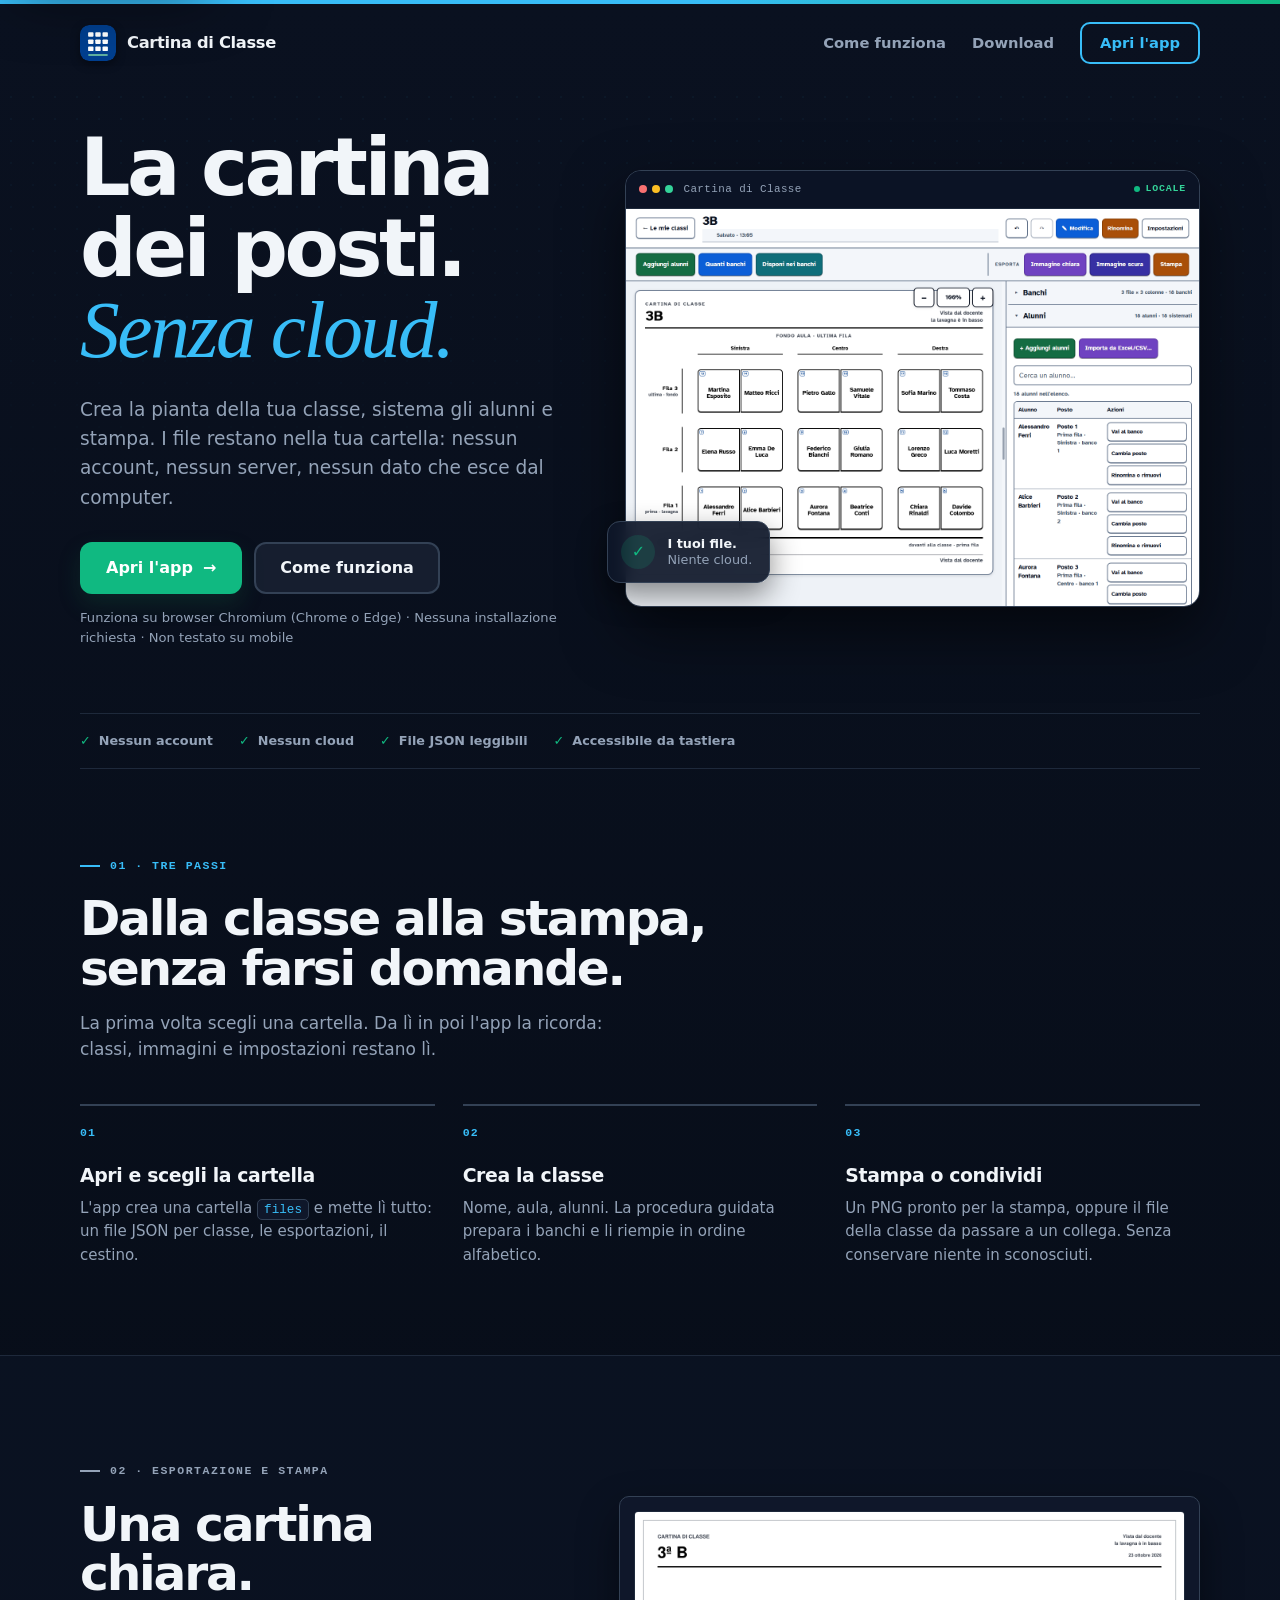
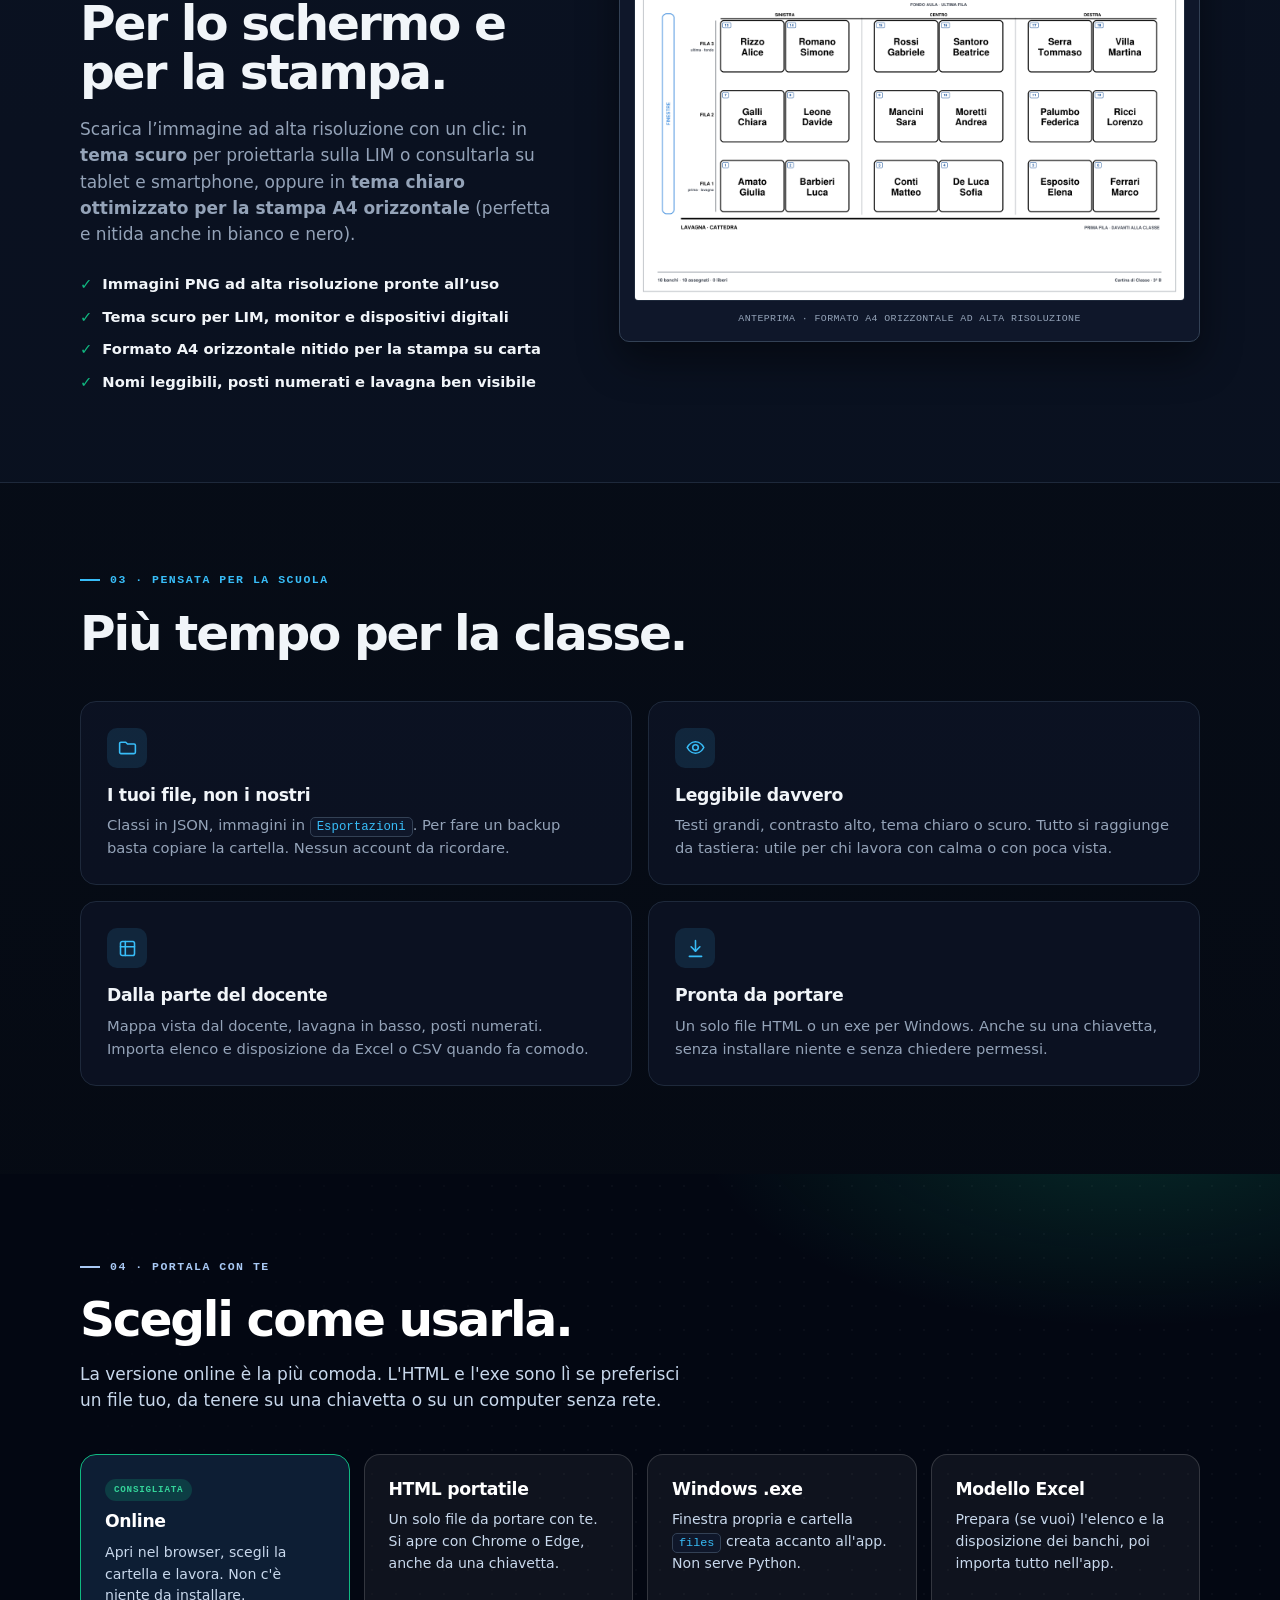
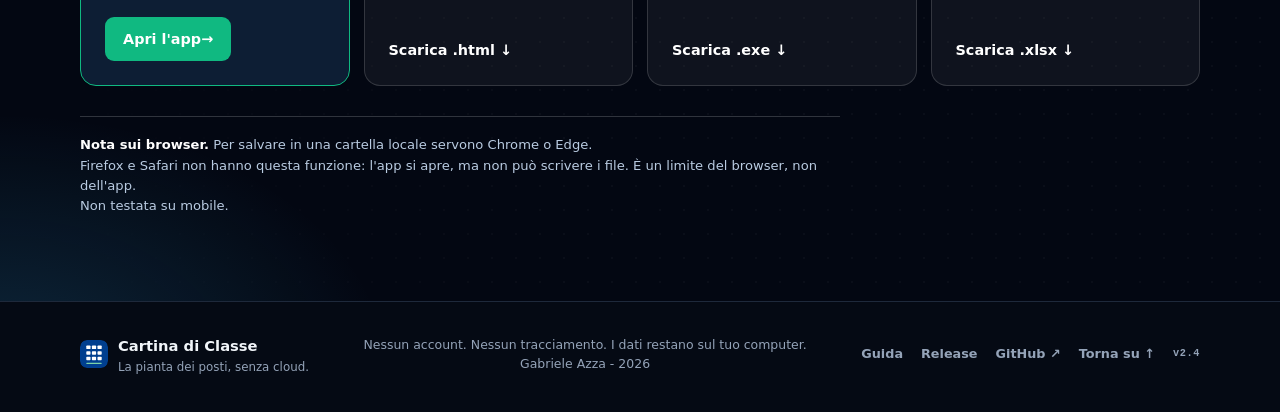
<file: docs/index.html>
<!doctype html>
<html lang="it">
<head>
<meta charset="utf-8">
<meta name="viewport" content="width=device-width, initial-scale=1">
<title>Cartina di Classe — la pianta dei posti, senza cloud</title>
<meta name="description" content="Crea la cartina dei posti della tua classe, sistema gli alunni e stampa. I file restano nella tua cartella: nessun account, nessun cloud.">
<meta name="theme-color" content="#070d18">
<link rel="icon" href="./icona.png">
<style>
  :root {
    --ink: #f1f5f9;
    --muted: #94a3b8;
    --blue: #38bdf8;
    --blue-dark: #0284c7;
    --green: #10b981;
    --green-dark: #059669;
    --bg: #070d18;
    --paper: #0f172a;
    --line: #1e293b;
    --line-dark: #334155;
    --navy: #030712;
    --radius: 16px;
    --font: "Atkinson Hyperlegible", "Segoe UI", system-ui, -apple-system, sans-serif;
    --mono: "Cascadia Mono", Consolas, "Courier New", monospace;
    --shadow: 0 24px 60px rgba(0, 0, 0, .55);
  }

  * { box-sizing: border-box; }
  html { scroll-behavior: smooth; }
  body {
    margin: 0;
    color: var(--ink);
    background:
      radial-gradient(900px 520px at 88% -12%, rgba(56, 189, 248, .09), transparent 62%),
      linear-gradient(180deg, #0a1120 0%, var(--bg) 48%, #040810 100%);
    font-family: var(--font);
    font-size: 17px;
    line-height: 1.55;
    overflow-x: hidden;
    -webkit-font-smoothing: antialiased;
    color-scheme: dark;
  }
  body::before {
    content: "";
    position: fixed;
    inset: 0 0 auto;
    height: 4px;
    background: linear-gradient(90deg, var(--blue) 0%, #38bdf8 55%, var(--green) 100%);
    z-index: 20;
  }
  ::selection { background: #1e3a5f; color: #fff; }
  a { color: var(--blue); }
  img { max-width: 100%; height: auto; }
  p, h1, h2, h3, figure { margin: 0; }
  h1, h2, h3 { text-wrap: balance; }
  h1, h2 { letter-spacing: -.045em; line-height: 1.02; }
  h3 { letter-spacing: -.02em; line-height: 1.2; }
  .wrap { width: min(1120px, calc(100% - 44px)); margin: 0 auto; }
  .skip {
    position: absolute;
    left: 16px;
    top: -80px;
    z-index: 30;
    padding: 12px 18px;
    border-radius: 8px;
    background: #1e293b;
    color: #fff;
    font-weight: 800;
    box-shadow: var(--shadow);
  }
  .skip:focus { top: 16px; }
  :focus-visible { outline: 3px solid #38bdf8; outline-offset: 3px; }

  /* Header ----------------------------------------------------------- */
  .site-header {
    display: flex;
    align-items: center;
    justify-content: space-between;
    gap: 24px;
    padding: 22px 0;
  }
  .brand {
    display: inline-flex;
    align-items: center;
    gap: 11px;
    color: var(--ink);
    text-decoration: none;
    font-weight: 800;
    letter-spacing: -.02em;
  }
  .brand-mark {
    display: block;
    width: 36px;
    height: 36px;
    flex: 0 0 auto;
    overflow: hidden;
    border-radius: 9px;
    box-shadow: 0 3px 10px rgba(0, 0, 0, .4);
  }
  .brand-mark svg { display: block; width: 100%; height: 100%; }
  .brand-mark--small { width: 28px; height: 28px; border-radius: 7px; box-shadow: none; }
  .brand span { font-size: 1.02rem; }
  .nav {
    display: flex;
    align-items: center;
    gap: 26px;
    margin-left: auto;
  }
  .nav a {
    color: var(--muted);
    text-decoration: none;
    font-size: .92rem;
    font-weight: 700;
  }
  .nav a:hover { color: var(--ink); }
  .nav .header-cta {
    display: inline-flex;
    align-items: center;
    justify-content: center;
    min-height: 42px;
    padding: 0 18px;
    border: 2px solid var(--blue);
    border-radius: 10px;
    color: var(--blue);
    line-height: 1;
    box-sizing: border-box;
  }
  .nav .header-cta:hover { background: var(--blue); color: #070d18; }

  /* Hero ------------------------------------------------------------- */
  .hero {
    position: relative;
    overflow: hidden;
    padding: 42px 0 64px;
  }
  .hero::before {
    content: "";
    position: absolute;
    inset: 0;
    pointer-events: none;
    background-image: radial-gradient(rgba(56, 189, 248, .12) 1px, transparent 1px);
    background-size: 22px 22px;
    opacity: .35;
    -webkit-mask-image: linear-gradient(to bottom, #000 0%, transparent 78%);
    mask-image: linear-gradient(to bottom, #000 0%, transparent 78%);
  }
  .hero-grid {
    position: relative;
    display: grid;
    grid-template-columns: .92fr 1.08fr;
    gap: 56px;
    align-items: center;
  }
  .hero-grid > * { min-width: 0; }
  .kicker {
    display: flex;
    align-items: center;
    gap: 10px;
    margin-bottom: 20px;
    color: var(--blue);
    font-family: var(--mono);
    font-size: .72rem;
    font-weight: 700;
    letter-spacing: .13em;
    text-transform: uppercase;
  }
  .kicker::before {
    content: "";
    width: 20px;
    height: 2px;
    background: currentColor;
  }
  .kicker .live {
    width: 7px;
    height: 7px;
    margin-left: 2px;
    border-radius: 50%;
    background: var(--green);
    box-shadow: 0 0 0 4px rgba(20, 108, 67, .14);
  }
  h1 {
    max-width: 720px;
    font-size: clamp(3.1rem, 6.2vw, 5.5rem);
    font-weight: 800;
  }
  h1 em {
    color: var(--blue);
    font-family: Georgia, "Times New Roman", serif;
    font-style: italic;
    font-weight: 400;
    letter-spacing: -.03em;
  }
  .lead {
    max-width: 500px;
    margin-top: 24px;
    color: var(--muted);
    font-size: clamp(1.02rem, 1.5vw, 1.16rem);
    line-height: 1.58;
  }
  .cta-row {
    display: flex;
    flex-wrap: wrap;
    gap: 12px;
    margin-top: 30px;
  }
  .btn {
    display: inline-flex;
    align-items: center;
    justify-content: center;
    gap: 10px;
    min-height: 52px;
    padding: 0 24px;
    border: 2px solid transparent;
    border-radius: 12px;
    font-family: inherit;
    font-size: 1rem;
    font-weight: 800;
    text-decoration: none;
    transition: background .18s ease, border-color .18s ease, color .18s ease, transform .18s ease, box-shadow .18s ease;
  }
  .btn:hover { transform: translateY(-1px); }
  .btn-primary {
    background: var(--green);
    color: #fff;
    box-shadow: 0 10px 22px rgba(20, 108, 67, .22);
  }
  .btn-primary:hover { background: var(--green-dark); box-shadow: 0 12px 26px rgba(20, 108, 67, .28); }
  .btn-quiet {
    border-color: var(--line-dark);
    background: rgba(30, 41, 59, .6);
    color: var(--ink);
  }
  .btn-quiet:hover { border-color: var(--muted); background: rgba(30, 41, 59, .95); }
  .btn-light {
    background: #1e293b;
    color: #fff;
    box-shadow: 0 10px 24px rgba(0, 0, 0, .3);
  }
  .btn-light:hover { background: #334155; }
  .micro {
    margin-top: 14px;
    color: var(--muted);
    font-size: .82rem;
  }

  .hero-visual { position: relative; min-width: 0; }
  .browser {
    overflow: hidden;
    min-width: 0;
    border: 1px solid var(--line-dark);
    border-radius: 16px;
    background: #0f172a;
    box-shadow: var(--shadow);
  }
  .browser-bar {
    display: flex;
    align-items: center;
    gap: 10px;
    min-height: 38px;
    padding: 0 13px;
    border-bottom: 1px solid var(--line);
    background: #0b1325;
  }
  .dots { display: inline-flex; gap: 5px; }
  .dots i {
    display: block;
    width: 8px;
    height: 8px;
    border-radius: 50%;
    background: #334155;
  }
  .dots i:first-child { background: #f87171; }
  .dots i:nth-child(2) { background: #fbbf24; }
  .dots i:nth-child(3) { background: #34d399; }
  .browser-title {
    color: var(--muted);
    font-family: var(--mono);
    font-size: .68rem;
    letter-spacing: .04em;
  }
  .browser-badge {
    display: inline-flex;
    align-items: center;
    gap: 6px;
    margin-left: auto;
    color: #34d399;
    font-family: var(--mono);
    font-size: .62rem;
    font-weight: 700;
    letter-spacing: .08em;
    text-transform: uppercase;
  }
  .browser-badge::before {
    content: "";
    width: 6px;
    height: 6px;
    border-radius: 50%;
    background: var(--green);
  }
  .browser img { display: block; width: 100%; background: #070d18; }
  .float-card {
    position: absolute;
    left: -18px;
    bottom: 24px;
    display: flex;
    align-items: center;
    gap: 12px;
    padding: 13px 17px 13px 13px;
    border: 1px solid var(--line-dark);
    border-radius: 13px;
    background: rgba(15, 23, 42, .92);
    box-shadow: 0 12px 30px rgba(0, 0, 0, .45);
    color: var(--muted);
    font-size: .8rem;
    line-height: 1.3;
    backdrop-filter: blur(8px);
  }
  .float-card strong { color: var(--ink); }
  .float-icon {
    display: grid;
    place-items: center;
    width: 34px;
    height: 34px;
    flex: 0 0 auto;
    border-radius: 50%;
    background: rgba(16, 185, 129, .15);
    color: var(--green);
    font-size: 1rem;
    font-weight: 900;
  }

  /* Trust strip ------------------------------------------------------ */
  .trust {
    display: flex;
    flex-wrap: wrap;
    gap: 10px 26px;
    padding: 17px 0;
    border-top: 1px solid var(--line);
    border-bottom: 1px solid var(--line);
    color: var(--muted);
    font-size: .8rem;
    font-weight: 700;
  }
  .trust span { display: inline-flex; align-items: center; gap: 8px; }
  .trust span::before {
    content: "✓";
    color: var(--green);
    font-weight: 900;
  }

  /* Sections --------------------------------------------------------- */
  .section { padding: 88px 0; }
  .section-head { max-width: 760px; margin-bottom: 42px; }
  h2 { font-size: clamp(2rem, 3.8vw, 3.3rem); font-weight: 800; }
  .section-head p:not(.kicker) {
    max-width: 620px;
    margin-top: 16px;
    color: var(--muted);
  }

  .steps {
    display: grid;
    grid-template-columns: repeat(3, 1fr);
    gap: 28px;
  }
  .step {
    padding-top: 18px;
    border-top: 2px solid var(--line-dark);
  }
  .step-num {
    display: block;
    margin-bottom: 22px;
    color: var(--blue);
    font-family: var(--mono);
    font-size: .72rem;
    font-weight: 700;
    letter-spacing: .1em;
  }
  .step h3 { font-size: 1.18rem; }
  .step p { margin-top: 10px; color: var(--muted); font-size: .94rem; }
  code {
    padding: 2px 6px;
    border: 1px solid var(--line-dark);
    border-radius: 5px;
    background: #0f172a;
    color: var(--blue);
    font-family: var(--mono);
    font-size: .84em;
  }

  .print-section {
    border-top: 1px solid var(--line);
    border-bottom: 1px solid var(--line);
    background: rgba(15, 23, 42, .45);
  }
  .print-grid {
    display: grid;
    grid-template-columns: .9fr 1.1fr;
    gap: 64px;
    align-items: center;
  }
  .print-grid > * { min-width: 0; }
  .print-copy p { max-width: 480px; margin-top: 18px; color: var(--muted); }
  .checks {
    display: grid;
    gap: 10px;
    margin: 25px 0 0;
    padding: 0;
    list-style: none;
    color: var(--ink);
    font-size: .92rem;
    font-weight: 700;
  }
  .checks li { display: flex; gap: 10px; align-items: baseline; }
  .checks li::before {
    content: "✓";
    color: var(--green);
    font-weight: 900;
  }
  .print-paper {
    padding: 14px;
    border: 1px solid var(--line-dark);
    border-radius: 10px;
    background: #0f172a;
    box-shadow: 0 18px 40px rgba(0, 0, 0, .45);
    transform: none;
    transition: transform .25s ease;
  }
  .print-paper:hover { transform: translateY(-2px); }
  .print-paper img {
    display: block;
    width: 100%;
    border: 1px solid var(--line);
    border-radius: 4px;
    background: #ffffff;
  }
  .print-paper figcaption {
    margin-top: 10px;
    color: var(--muted);
    font-family: var(--mono);
    font-size: .62rem;
    letter-spacing: .04em;
    text-align: center;
    text-transform: uppercase;
  }

  .features { background: transparent; }
  .feature-grid {
    display: grid;
    grid-template-columns: repeat(2, 1fr);
    gap: 16px;
  }
  .feature {
    padding: 26px 26px 24px;
    border: 1px solid var(--line);
    border-radius: var(--radius);
    background: rgba(15, 23, 42, .6);
    transition: transform .18s ease, box-shadow .18s ease, background .18s ease, border-color .18s ease;
  }
  .feature:hover {
    transform: translateY(-2px);
    background: #111e35;
    border-color: var(--line-dark);
    box-shadow: 0 12px 28px rgba(0, 0, 0, .35);
  }
  .feature-icon {
    display: grid;
    place-items: center;
    width: 40px;
    height: 40px;
    margin-bottom: 17px;
    border-radius: 10px;
    background: rgba(56, 189, 248, .12);
    color: var(--blue);
  }
  .feature-icon svg { width: 21px; height: 21px; }
  .feature h3 { font-size: 1.08rem; }
  .feature p { margin-top: 9px; color: var(--muted); font-size: .92rem; }

  /* Download --------------------------------------------------------- */
  .download {
    position: relative;
    overflow: hidden;
    padding: 84px 0;
    background:
      radial-gradient(700px 340px at 88% -8%, rgba(16, 185, 129, .2), transparent 62%),
      radial-gradient(600px 400px at 0% 110%, rgba(56, 189, 248, .18), transparent 65%),
      var(--navy);
    color: #fff;
  }
  .download::after {
    content: "";
    position: absolute;
    inset: 0;
    pointer-events: none;
    background-image: radial-gradient(rgba(255, 255, 255, .12) 1px, transparent 1px);
    background-size: 24px 24px;
    opacity: .25;
    -webkit-mask-image: linear-gradient(90deg, transparent, #000 45%, #000);
    mask-image: linear-gradient(90deg, transparent, #000 45%, #000);
  }
  .download .wrap { position: relative; z-index: 1; }
  .kicker.light { color: #a9c9f4; }
  .download h2 { max-width: 700px; color: #fff; }
  .download-lead {
    max-width: 610px;
    margin-top: 16px;
    color: #c8d8ec;
  }
  .download-grid {
    display: grid;
    grid-template-columns: repeat(4, 1fr);
    gap: 14px;
    margin-top: 40px;
  }
  .download-card {
    display: flex;
    flex-direction: column;
    gap: 10px;
    min-width: 0;
    min-height: 225px;
    padding: 24px;
    border: 1px solid rgba(255, 255, 255, .15);
    border-radius: var(--radius);
    background: rgba(255, 255, 255, .05);
    transition: transform .18s ease, border-color .18s ease;
  }
  .download-card:hover {
    transform: translateY(-2px);
    border-color: rgba(255, 255, 255, .3);
  }
  .download-card h3 { font-size: 1.08rem; }
  .download-card p { color: #c8d8ec; font-size: .88rem; }
  .download-card .card-link {
    margin-top: auto;
    padding-top: 14px;
    color: #fff;
    font-weight: 800;
    text-decoration: none;
    font-size: .9rem;
  }
  .download-card .card-link:hover { text-decoration: underline; text-underline-offset: 3px; }
  .download-card--primary {
    border-color: var(--green);
    background: #0d1e34;
    color: #fff;
  }
  .download-card--primary p { color: #c8d8ec; }
  .download-card--primary .card-link {
    display: inline-flex;
    align-items: center;
    justify-content: center;
    align-self: flex-start;
    min-height: 44px;
    padding: 0 18px;
    border-radius: 9px;
    background: var(--green);
    color: #fff;
    text-decoration: none;
  }
  .download-card--primary .card-link:hover { background: var(--green-dark); text-decoration: none; }
  .tag {
    align-self: flex-start;
    padding: 4px 9px;
    border-radius: 999px;
    background: rgba(16, 185, 129, .2);
    color: #34d399;
    font-family: var(--mono);
    font-size: .58rem;
    font-weight: 700;
    letter-spacing: .08em;
    text-transform: uppercase;
  }
  .browser-note {
    max-width: 760px;
    margin-top: 30px;
    padding-top: 18px;
    border-top: 1px solid rgba(255, 255, 255, .18);
    color: #b9cbe1;
    font-size: .82rem;
  }
  .browser-note strong { color: #fff; }
  .download :focus-visible { outline-color: #9cc8ff; }

  /* Footer ----------------------------------------------------------- */
  .site-footer {
    padding: 30px 0 36px;
    background: #050a14;
    border-top: 1px solid var(--line);
  }
  .footer-grid {
    display: flex;
    align-items: center;
    justify-content: space-between;
    gap: 22px;
  }
  .footer-grid > * { min-width: 0; }
  .footer-brand { display: flex; align-items: center; gap: 10px; }
  .footer-brand img { width: 28px; height: 28px; border-radius: 7px; }
  .footer-brand strong { font-size: .92rem; }
  .footer-brand small { display: block; color: var(--muted); font-size: .74rem; }
  .footer-copy { color: var(--muted); font-size: .78rem; text-align: center; }
  .footer-links { display: flex; align-items: center; gap: 18px; font-size: .8rem; font-weight: 700; }
  .footer-links a { color: var(--muted); text-decoration: none; }
  .footer-links a:hover { color: var(--ink); }
  .version {
    color: var(--muted);
    font-family: var(--mono);
    font-size: .64rem;
    letter-spacing: .06em;
    white-space: nowrap;
  }

  @media (max-width: 980px) {
    .hero-grid { grid-template-columns: 1fr; gap: 44px; }
    .hero-copy { max-width: 760px; }
    .hero-visual { max-width: 760px; }
    .lead { max-width: 640px; }
    .print-grid { grid-template-columns: 1fr; gap: 40px; }
    .print-copy p { max-width: 640px; }
    .print-paper { max-width: 720px; }
    .download-grid { grid-template-columns: repeat(2, 1fr); }
    .download-card { min-height: 200px; }
  }
  @media (max-width: 720px) {
    .wrap { width: min(100% - 30px, 1120px); }
    .site-header { padding: 16px 0; }
    .nav { gap: 14px; }
    .nav a:not(.header-cta) { display: none; }
    .nav .header-cta { min-height: 38px; padding: 0 13px; font-size: .82rem; }
    .hero { padding: 30px 0 46px; }
    .hero-grid { gap: 34px; }
    h1 { font-size: clamp(2.85rem, 13vw, 4rem); }
    .lead { font-size: 1rem; }
    .cta-row { flex-direction: column; align-items: stretch; }
    .btn { width: 100%; }
    .float-card { display: none; }
    .trust { gap: 8px 18px; font-size: .74rem; }
    .section { padding: 60px 0; }
    .section-head { margin-bottom: 30px; }
    .steps { grid-template-columns: 1fr; gap: 24px; }
    .step { padding-top: 14px; }
    .step-num { margin-bottom: 12px; }
    .print-grid { gap: 28px; }
    .print-paper { transform: none; }
    .feature-grid { grid-template-columns: 1fr; }
    .download { padding: 62px 0; }
    .download-grid { grid-template-columns: 1fr; }
    .download-card { min-height: 0; }
    .footer-grid { flex-direction: column; align-items: flex-start; gap: 16px; }
    .footer-copy { text-align: left; }
  }
  @media (prefers-reduced-motion: reduce) {
    html { scroll-behavior: auto; }
    *, *::before, *::after { transition: none !important; }
    .btn:hover, .feature:hover, .print-paper:hover { transform: none; }
  }
</style>
</head>
<body>
<a class="skip" href="#main">Vai al contenuto</a>

<header class="site-header wrap">
  <a class="brand" href="./" aria-label="Cartina di Classe, home">
    <span class="brand-mark" aria-hidden="true">
      <svg viewBox="0 0 40 40" role="img" focusable="false">
        <rect width="40" height="40" rx="10" fill="#003f8f"/>
        <g fill="#fff">
          <rect x="9" y="8" width="6" height="5" rx="1"/>
          <rect x="17" y="8" width="6" height="5" rx="1"/>
          <rect x="25" y="8" width="6" height="5" rx="1"/>
          <rect x="9" y="16" width="6" height="5" rx="1"/>
          <rect x="17" y="16" width="6" height="5" rx="1"/>
          <rect x="25" y="16" width="6" height="5" rx="1"/>
          <rect x="9" y="24" width="6" height="5" rx="1"/>
          <rect x="17" y="24" width="6" height="5" rx="1"/>
          <rect x="25" y="24" width="6" height="5" rx="1"/>
        </g>
        <rect x="9" y="32.5" width="22" height="1.8" rx=".9" fill="#7dd3a7"/>
      </svg>
    </span>
    <span>Cartina di Classe</span>
  </a>
  <nav class="nav" aria-label="Principale">
    <a href="#come-funziona">Come funziona</a>
    <a href="#download">Download</a>
    <a class="header-cta" href="./app.html">Apri l'app</a>
  </nav>
</header>

<main id="main">
  <section class="hero">
    <div class="wrap hero-grid">
      <div class="hero-copy">
        <h1>La cartina dei posti.<br><em>Senza cloud.</em></h1>
        <p class="lead">Crea la pianta della tua classe, sistema gli alunni e stampa. I file restano nella tua cartella: nessun account, nessun server, nessun dato che esce dal computer.</p>
        <div class="cta-row">
          <a class="btn btn-primary" href="./app.html">Apri l'app <span aria-hidden="true">→</span></a>
          <a class="btn btn-quiet" href="#come-funziona">Come funziona</a>
        </div>
        <p class="micro">Funziona su browser Chromium (Chrome o Edge) · Nessuna installazione richiesta · Non testato su mobile</p>
      </div>

      <div class="hero-visual">
        <div class="browser">
          <div class="browser-bar">
            <span class="dots" aria-hidden="true"><i></i><i></i><i></i></span>
            <span class="browser-title">Cartina di Classe</span>
            <span class="browser-badge">locale</span>
          </div>
          <img src="./app.png" width="1440" height="1000" alt="Schermata dell'app: la mappa dei banchi di una classe con l'elenco degli alunni a destra.">
        </div>
        <div class="float-card">
          <span class="float-icon" aria-hidden="true">✓</span>
          <span><strong>I tuoi file.</strong><br>Niente cloud.</span>
        </div>
      </div>
    </div>
  </section>

  <div class="wrap">
    <div class="trust" aria-label="Caratteristiche principali">
      <span>Nessun account</span>
      <span>Nessun cloud</span>
      <span>File JSON leggibili</span>
      <span>Accessibile da tastiera</span>
    </div>
  </div>

  <section class="section" id="come-funziona">
    <div class="wrap">
      <div class="section-head">
        <p class="kicker">01 · Tre passi</p>
        <h2>Dalla classe alla stampa,<br>senza farsi domande.</h2>
        <p>La prima volta scegli una cartella. Da lì in poi l'app la ricorda: <br> classi, immagini e impostazioni restano lì.</p>
      </div>
      <div class="steps">
        <article class="step">
          <span class="step-num" aria-hidden="true">01</span>
          <h3>Apri e scegli la cartella</h3>
          <p>L'app crea una cartella <code>files</code> e mette lì tutto: un file JSON per classe, le esportazioni, il cestino.</p>
        </article>
        <article class="step">
          <span class="step-num" aria-hidden="true">02</span>
          <h3>Crea la classe</h3>
          <p>Nome, aula, alunni. La procedura guidata prepara i banchi e li riempie in ordine alfabetico.</p>
        </article>
        <article class="step">
          <span class="step-num" aria-hidden="true">03</span>
          <h3>Stampa o condividi</h3>
          <p>Un PNG pronto per la stampa, oppure il file della classe da passare a un collega. Senza conservare niente in sconosciuti.</p>
        </article>
      </div>
    </div>
  </section>

  <section class="section print-section">
    <div class="wrap print-grid">
      <div class="print-copy">
        <p class="kicker">02 · Esportazione e stampa</p>
        <h2>Una cartina chiara.<br>Per lo schermo e per la stampa.</h2>
        <p>Scarica l’immagine ad alta risoluzione con un clic: in <strong>tema scuro</strong> per proiettarla sulla LIM o consultarla su tablet e smartphone, oppure in <strong>tema chiaro ottimizzato per la stampa A4 orizzontale</strong> (perfetta e nitida anche in bianco e nero).</p>
        <ul class="checks">
          <li>Immagini PNG ad alta risoluzione pronte all’uso</li>
          <li>Tema scuro per LIM, monitor e dispositivi digitali</li>
          <li>Formato A4 orizzontale nitido per la stampa su carta</li>
          <li>Nomi leggibili, posti numerati e lavagna ben visibile</li>
        </ul>
      </div>
      <figure class="print-paper">
        <img src="./anteprima-web.png" width="1400" height="990" loading="eager" decoding="async" alt="Esempio di cartina di classe stampata: banchi numerati, file e lavagna in basso.">
        <figcaption>Anteprima · Formato A4 orizzontale ad alta risoluzione</figcaption>
      </figure>
    </div>
  </section>

  <section class="section features">
    <div class="wrap">
      <div class="section-head">
        <p class="kicker">03 · Pensata per la scuola</p>
        <h2>Più tempo per la classe.</h2>
      </div>
      <div class="feature-grid">
        <article class="feature">
          <span class="feature-icon" aria-hidden="true">
            <svg viewBox="0 0 24 24" fill="none" stroke="currentColor" stroke-width="1.8" stroke-linecap="round" stroke-linejoin="round"><path d="M3 7.5A1.5 1.5 0 0 1 4.5 6H10l2 2h7.5A1.5 1.5 0 0 1 21 9.5v8A1.5 1.5 0 0 1 19.5 19h-15A1.5 1.5 0 0 1 3 17.5Z"/></svg>
          </span>
          <h3>I tuoi file, non i nostri</h3>
          <p>Classi in JSON, immagini in <code>Esportazioni</code>. Per fare un backup basta copiare la cartella. Nessun account da ricordare.</p>
        </article>
        <article class="feature">
          <span class="feature-icon" aria-hidden="true">
            <svg viewBox="0 0 24 24" fill="none" stroke="currentColor" stroke-width="1.8" stroke-linecap="round" stroke-linejoin="round"><circle cx="12" cy="12" r="3.2"/><path d="M2.5 12S6 5.5 12 5.5 21.5 12 21.5 12 18 18.5 12 18.5 2.5 12 2.5 12Z"/></svg>
          </span>
          <h3>Leggibile davvero</h3>
          <p>Testi grandi, contrasto alto, tema chiaro o scuro. Tutto si raggiunge da tastiera: utile per chi lavora con calma o con poca vista.</p>
        </article>
        <article class="feature">
          <span class="feature-icon" aria-hidden="true">
            <svg viewBox="0 0 24 24" fill="none" stroke="currentColor" stroke-width="1.8" stroke-linecap="round" stroke-linejoin="round"><rect x="4" y="4" width="16" height="16" rx="2"/><path d="M9.5 4v16M4 10h16"/></svg>
          </span>
          <h3>Dalla parte del docente</h3>
          <p>Mappa vista dal docente, lavagna in basso, posti numerati. Importa elenco e disposizione da Excel o CSV quando fa comodo.</p>
        </article>
        <article class="feature">
          <span class="feature-icon" aria-hidden="true">
            <svg viewBox="0 0 24 24" fill="none" stroke="currentColor" stroke-width="1.8" stroke-linecap="round" stroke-linejoin="round"><path d="M12 3v12"/><path d="m7 10 5 5 5-5"/><path d="M5 21h14"/></svg>
          </span>
          <h3>Pronta da portare</h3>
          <p>Un solo file HTML o un exe per Windows. Anche su una chiavetta, senza installare niente e senza chiedere permessi.</p>
        </article>
      </div>
    </div>
  </section>

  <section class="download" id="download">
    <div class="wrap">
      <p class="kicker light">04 · Portala con te</p>
      <h2>Scegli come usarla.</h2>
      <p class="download-lead">La versione online è la più comoda. L'HTML e l'exe sono lì se preferisci un file tuo, da tenere su una chiavetta o su un computer senza rete.</p>
      <div class="download-grid">
        <article class="download-card download-card--primary">
          <span class="tag">Consigliata</span>
          <h3>Online</h3>
          <p>Apri nel browser, scegli la cartella e lavora. Non c'è niente da installare.</p>
          <a class="card-link" href="./app.html">Apri l'app <span aria-hidden="true">→</span></a>
        </article>
        <article class="download-card">
          <h3>HTML portatile</h3>
          <p>Un solo file da portare con te. Si apre con Chrome o Edge, anche da una chiavetta.</p>
          <a class="card-link" href="./app.html" download="Cartina-di-Classe.html">Scarica .html <span aria-hidden="true">↓</span></a>
        </article>
        <article class="download-card">
          <h3>Windows .exe</h3>
          <p>Finestra propria e cartella <code>files</code> creata accanto all'app. Non serve Python.</p>
          <a class="card-link" href="./CartinaDiClasse.exe" download>Scarica .exe <span aria-hidden="true">↓</span></a>
        </article>
        <article class="download-card">
          <h3>Modello Excel</h3>
          <p>Prepara (se vuoi) l'elenco e la disposizione dei banchi, poi importa tutto nell'app.</p>
          <a class="card-link" href="./Modello_Planimetria_Classi.xlsx" download>Scarica .xlsx <span aria-hidden="true">↓</span></a>
        </article>
      </div>
      <p class="browser-note"><strong>Nota sui browser.</strong> Per salvare in una cartella locale servono Chrome o Edge. <br>Firefox e Safari non hanno questa funzione: l'app si apre, ma non può scrivere i file. È un limite del browser, non dell'app. <br> Non testata su mobile.</p>
    </div>
  </section>
</main>

<footer class="site-footer">
  <div class="wrap footer-grid">
    <div class="footer-brand">
      <span class="brand-mark brand-mark--small" aria-hidden="true">
        <svg viewBox="0 0 40 40" role="img" focusable="false">
          <rect width="40" height="40" rx="10" fill="#003f8f"/>
          <g fill="#fff">
            <rect x="9" y="8" width="6" height="5" rx="1"/>
            <rect x="17" y="8" width="6" height="5" rx="1"/>
            <rect x="25" y="8" width="6" height="5" rx="1"/>
            <rect x="9" y="16" width="6" height="5" rx="1"/>
            <rect x="17" y="16" width="6" height="5" rx="1"/>
            <rect x="25" y="16" width="6" height="5" rx="1"/>
            <rect x="9" y="24" width="6" height="5" rx="1"/>
            <rect x="17" y="24" width="6" height="5" rx="1"/>
            <rect x="25" y="24" width="6" height="5" rx="1"/>
          </g>
          <rect x="9" y="32.5" width="22" height="1.8" rx=".9" fill="#7dd3a7"/>
        </svg>
      </span>
      <span><strong>Cartina di Classe</strong><small>La pianta dei posti, senza cloud.</small></span>
    </div>
    <p class="footer-copy">Nessun account. Nessun tracciamento. I dati restano sul tuo computer. <br>Gabriele Azza - 2026</p>
    <div class="footer-links">
      <a id="guide-link" href="https://github.com/gab2412/Mappatura_classi/blob/main/GUIDA.md">Guida</a>
      <a id="releases-link" href="https://github.com/gab2412/Mappatura_classi/releases">Release</a>
      <a id="github-link" href="https://github.com/gab2412/Mappatura_classi">GitHub ↗</a>
      <a href="#main">Torna su ↑</a>
      <span class="version">v2.4</span>
    </div>
  </div>
</footer>

<script>
  (function () {
    var match = /^([^.]+)\.github\.io$/i.exec(location.hostname);
    if (!match) return;
    var user = match[1];
    var parts = location.pathname.split('/').filter(Boolean);
    var repo = parts.length ? parts[0] : user + '.github.io';
    var base = 'https://github.com/' + user + '/' + repo;
    var github = document.getElementById('github-link');
    var guide = document.getElementById('guide-link');
    var releases = document.getElementById('releases-link');
    if (github) { github.href = base; }
    if (guide) { guide.href = base + '/blob/main/GUIDA.md'; }
    if (releases) { releases.href = base + '/releases'; }
  })();
</script>
</body>
</html>
</file>
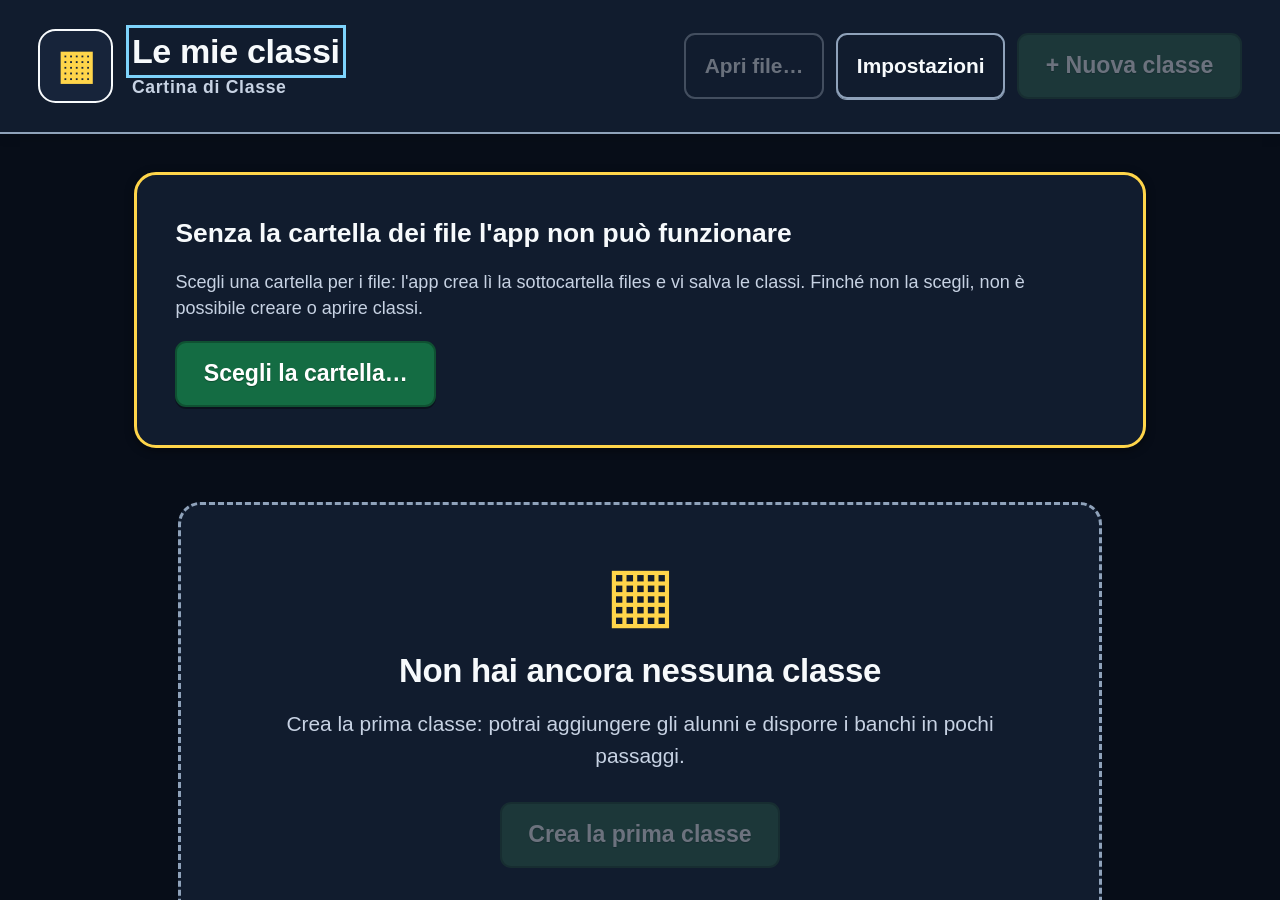
<file: docs/app.html>
<!doctype html>
<!--
  Cartina di Classe — applicazione portatile in un solo file.
  Nessuna installazione, nessun account, nessuna connessione di rete.
  Tutti i dati restano nella cartella scelta («files»).
  Generata il 2026-10-23T13:49:36.726Z
-->

<html lang="it" data-theme="dark">
<head>
  <meta charset="utf-8">
  <meta name="viewport" content="width=device-width, initial-scale=1">
  <meta name="color-scheme" content="dark light">
  <title>Cartina di Classe</title>
  <style data-source="vendor/css/00-base.css">
/* ================================================================== */
/* Base, temi, tipografia, comandi                                    */
/* ================================================================== */

:root {
  --font: "Atkinson Hyperlegible", Verdana, "Segoe UI", Tahoma, sans-serif;
  --font-mono: "Cascadia Mono", Consolas, "Courier New", monospace;

  --bg: #eef2f7;
  --surface: #ffffff;
  --surface-2: #f3f6fa;
  --surface-3: #e7edf5;
  --text: #0b1220;
  --muted: #46556b;
  --border: #64748b;
  --border-strong: #0b1220;
  --accent: #003f8f;
  --accent-ink: #ffffff;
  --accent-soft: #e3edff;
  --focus: #005fcc;
  --danger: #9b1c1c;
  --danger-soft: #fff1f1;
  --ok: #166534;
  --warn-bg: #fff7df;
  --warn-text: #4a3200;
  --shadow: 0 2px 6px rgba(11, 18, 32, .12);

  --map-bg: #ffffff;
  --map-text: #000000;
  --map-muted: #3f4652;
  --map-desk: #ffffff;
  --map-desk-hover: #f2f6ff;
  --map-border: #000000;
  --map-empty-border: #4b5563;
  --map-empty-text: #3f4652;
  --map-accent: #003f8f;
  --map-focus: #005fcc;

  color-scheme: light;
}

[data-theme="dark"] {
  --bg: #070d18;
  --surface: #111c2e;
  --surface-2: #17243a;
  --surface-3: #1e2e48;
  --text: #f7fafc;
  --muted: #c7d2e3;
  --border: #8fa2ba;
  --border-strong: #f7fafc;
  --accent: #ffd54a;
  --accent-ink: #121212;
  --accent-soft: #23334d;
  --focus: #7dd3fc;
  --danger: #ff9b9b;
  --danger-soft: #3a1717;
  --ok: #86efac;
  --warn-bg: #3a2d0a;
  --warn-text: #ffe8a3;
  --shadow: 0 2px 10px rgba(0, 0, 0, .45);

  --map-bg: #0a111d;
  --map-text: #f8fafc;
  --map-muted: #c7d2e3;
  --map-desk: #12203a;
  --map-desk-hover: #1a2c4d;
  --map-border: #f8fafc;
  --map-empty-border: #a8b8cc;
  --map-empty-text: #c7d2e3;
  --map-accent: #ffd54a;
  --map-focus: #7dd3fc;

  color-scheme: dark;
}

*,
*::before,
*::after {
  box-sizing: border-box;
}

html {
  background: var(--bg);
  color: var(--text);
  font-size: 20px;
  scroll-behavior: smooth;
  -webkit-text-size-adjust: 100%;
}

body {
  margin: 0;
  min-height: 100vh;
  background: var(--bg);
  color: var(--text);
  font-family: var(--font);
  font-size: 1rem;
  line-height: 1.5;
}

h1, h2, h3, h4 {
  margin: 0 0 .5em;
  line-height: 1.2;
  font-weight: 800;
  letter-spacing: -.01em;
}

p {
  margin: 0 0 .75em;
}

p:last-child {
  margin-bottom: 0;
}

ul, ol {
  margin: 0 0 .75em;
  padding-left: 1.4em;
}

li {
  margin-bottom: .35em;
}

strong {
  font-weight: 800;
}

code, kbd, pre {
  font-family: var(--font-mono);
}

code {
  background: var(--surface-3);
  border-radius: .25rem;
  padding: .05em .3em;
  font-size: .95em;
}

kbd {
  border: 2px solid var(--border);
  border-bottom-width: 4px;
  border-radius: .3rem;
  padding: .05em .4em;
  background: var(--surface-2);
  font-size: .9em;
}

a {
  color: var(--accent);
  text-underline-offset: .18em;
  text-decoration-thickness: 2px;
}

[data-theme="dark"] a {
  color: var(--accent);
}

:focus-visible {
  outline: 3px solid var(--focus);
  outline-offset: 3px;
}

::selection {
  background: var(--accent);
  color: var(--accent-ink);
}

.sr-only {
  position: absolute !important;
  width: 1px !important;
  height: 1px !important;
  padding: 0 !important;
  margin: -1px !important;
  overflow: hidden !important;
  clip: rect(0, 0, 0, 0) !important;
  white-space: nowrap !important;
  border: 0 !important;
}

.skip-link {
  position: fixed;
  top: .5rem;
  left: .5rem;
  z-index: 2000;
  transform: translateY(-200%);
  background: var(--accent);
  color: var(--accent-ink);
  border: 3px solid var(--text);
  border-radius: .5rem;
  padding: .7rem 1.1rem;
  font-weight: 800;
  text-decoration: none;
}

.skip-link:focus {
  transform: translateY(0);
}

/* ------------------------------------------------------------------ */
/* Intestazione e comandi                                              */
/* ------------------------------------------------------------------ */

.app-header {
  display: flex;
  flex-wrap: wrap;
  align-items: center;
  justify-content: space-between;
  gap: 0.75rem 1.5rem;
  padding: 1rem clamp(1rem, 2.5vw, 2rem);
  background: var(--surface);
  border-bottom: 2px solid var(--border);
}

.brand {
  display: flex;
  align-items: center;
  gap: .75rem;
  min-width: 0;
}

.brand-mark {
  display: grid;
  place-items: center;
  width: 2.6rem;
  height: 2.6rem;
  flex: 0 0 auto;
  border: 3px solid var(--border-strong);
  border-radius: .45rem;
  background: var(--accent);
  color: var(--accent-ink);
  font-size: 1.4rem;
  font-weight: 800;
}

.brand-text h1 {
  font-size: 1.5rem;
  margin: 0;
}

.brand-text p {
  margin: .1rem 0 0;
  color: var(--muted);
  font-size: .82rem;
  max-width: 34ch;
}

.toolbar {
  display: flex;
  flex-wrap: wrap;
  align-items: center;
  gap: .45rem;
}

.toolbar-sep {
  width: 2px;
  height: 2.2rem;
  background: var(--border);
  margin: 0 .2rem;
}

.save-status {
  margin: 0;
  padding: .4rem clamp(1rem, 2.5vw, 2rem);
  background: var(--surface-2);
  border-bottom: 1px solid var(--border);
  color: var(--muted);
  font-size: .82rem;
}

.save-status.is-ok {
  color: var(--ok);
  font-weight: 700;
}

.save-status.is-error {
  background: var(--danger-soft);
  color: var(--danger);
  font-weight: 700;
}

/* ------------------------------------------------------------------ */
/* Pulsanti                                                            */
/* ------------------------------------------------------------------ */

.btn {
  display: inline-flex;
  align-items: center;
  justify-content: center;
  gap: .4em;
  min-height: 2.75rem;
  padding: .5rem .85rem;
  border: 2px solid var(--border);
  border-radius: .5rem;
  background: var(--surface);
  color: var(--text);
  font-family: inherit;
  font-size: .95rem;
  font-weight: 700;
  line-height: 1.2;
  text-align: center;
  text-decoration: none;
  cursor: pointer;
  box-shadow: 0 1px 0 var(--border);
}

.btn:hover {
  background: var(--surface-2);
  border-color: var(--border-strong);
}

.btn:active {
  transform: translateY(1px);
  box-shadow: none;
}

.btn:disabled,
.btn[disabled] {
  opacity: .38;
  cursor: not-allowed;
  pointer-events: none;
  filter: grayscale(40%);
  transform: none !important;
  box-shadow: none !important;
}

.btn-icon {
  font-size: 1.1em;
  line-height: 1;
}

.btn-primary {
  background: var(--accent);
  border-color: var(--accent);
  color: var(--accent-ink);
  box-shadow: 0 2px 0 var(--border-strong);
}

.btn-primary:hover {
  background: var(--accent);
  color: var(--accent-ink);
  filter: brightness(1.08);
  border-color: var(--accent);
}

.btn-quiet {
  background: var(--surface);
  color: var(--text);
}

.btn-danger {
  background: var(--danger-soft);
  border-color: var(--danger);
  color: var(--danger);
}

[data-theme="dark"] .btn-danger {
  color: #ffd5d5;
}

.btn-light {
  background: #ffffff;
  border-color: #111111;
  color: #111111;
  box-shadow: 0 2px 0 #111111;
}

.btn-light:hover {
  background: #f0f4ff;
  border-color: #000000;
  color: #000000;
}

.btn-dark {
  background: #10131a;
  border-color: #f8fafc;
  color: #ffffff;
  box-shadow: 0 2px 0 #000000;
}

.btn-dark:hover {
  background: #1d2430;
  border-color: #ffffff;
  color: #ffffff;
}

.btn-small {
  min-height: 2.5rem;
  padding: .35rem .65rem;
  font-size: .85rem;
}

.btn-icon-only {
  min-width: 2.75rem;
}

.btn-row,
.button-row {
  display: flex;
  flex-wrap: wrap;
  gap: .55rem;
  align-items: center;
  margin-top: .75rem;
}

/* ------------------------------------------------------------------ */
/* Moduli                                                              */
/* ------------------------------------------------------------------ */

input,
select,
textarea {
  width: 100%;
  max-width: 100%;
  min-height: 2.75rem;
  padding: .5rem .65rem;
  border: 2px solid var(--border);
  border-radius: .45rem;
  background: var(--surface);
  color: var(--text);
  font-family: inherit;
  font-size: 1rem;
  line-height: 1.35;
}

textarea {
  min-height: 6rem;
  resize: vertical;
}

input:hover,
select:hover,
textarea:hover {
  border-color: var(--border-strong);
}

input::placeholder,
textarea::placeholder {
  color: var(--muted);
  opacity: 1;
}

input[type="checkbox"],
input[type="radio"] {
  width: 1.45rem;
  height: 1.45rem;
  min-height: 0;
  margin: 0;
  accent-color: var(--accent);
  flex: 0 0 auto;
}

.field {
  margin-bottom: .9rem;
}

.field:last-child {
  margin-bottom: 0;
}

.field > label,
.dialog-body > label {
  display: block;
  margin-bottom: .35rem;
  font-weight: 800;
}

.hint {
  color: var(--muted);
  font-size: .82rem;
  line-height: 1.45;
  margin: .35rem 0 0;
}

.feedback {
  min-height: 1.4em;
  margin: .5rem 0 0;
  font-weight: 700;
  font-size: .9rem;
}

.feedback.error {
  color: var(--danger);
}

.feedback.ok {
  color: var(--ok);
}

fieldset {
  margin: 0 0 1rem;
  padding: .85rem 1rem 1rem;
  border: 2px solid var(--border);
  border-radius: .6rem;
  background: var(--surface);
  min-width: 0;
}

legend {
  padding: 0 .4rem;
  font-weight: 800;
  font-size: 1.02rem;
}

.check-line {
  display: flex;
  align-items: flex-start;
  gap: .6rem;
  margin: .6rem 0;
  cursor: pointer;
  font-weight: 600;
}

.check-line input {
  margin-top: .12em;
}

details {
  border-radius: .45rem;
}

summary {
  cursor: pointer;
  padding: .55rem .5rem;
  font-weight: 800;
  border-radius: .35rem;
  min-height: 2.6rem;
}

summary:hover {
  background: var(--surface-2);
}

details > *:not(summary) {
  margin-left: .5rem;
  margin-right: .5rem;
}

details[open] > summary {
  margin-bottom: .5rem;
  border-bottom: 2px solid var(--border);
}

.notice {
  margin: 0 0 1rem;
  padding: .75rem .9rem;
  background: var(--accent-soft);
  border: 2px solid var(--accent);
  border-left-width: 7px;
  border-radius: .45rem;
  font-size: .92rem;
}

.orientation-bar {
  margin: 0;
  padding: .3rem .55rem;
  background: var(--surface-2);
  border: 2px dashed var(--border);
  color: var(--muted);
  font-size: .78rem;
  font-weight: 800;
  letter-spacing: .06em;
  text-align: center;
  text-transform: uppercase;
}

.orientation-top {
  border-radius: .4rem .4rem 0 0;
  border-bottom: 0;
}

.orientation-bottom {
  border-radius: 0 0 .4rem .4rem;
  border-top: 0;
}

/* ------------------------------------------------------------------ */
/* Struttura                                                           */
/* ------------------------------------------------------------------ */

.app-main {
  display: grid;
  grid-template-columns: minmax(23rem, 30rem) minmax(0, 1fr);
  gap: 1rem;
  align-items: start;
  width: 100%;
  max-width: 108rem;
  margin: 0 auto;
  padding: 1rem;
}

.sidebar {
  min-width: 0;
  padding: 1rem;
  background: var(--surface);
  border: 2px solid var(--border);
  border-radius: .8rem;
  box-shadow: var(--shadow);
}

.app-footer {
  max-width: 108rem;
  margin: 0 auto;
  padding: .5rem 1rem 2rem;
  color: var(--muted);
  font-size: .8rem;
  text-align: center;
}

.sidebar .field textarea {
  font-size: .95rem;
}

/* ------------------------------------------------------------------ */
/* Tabs                                                               */
/* ------------------------------------------------------------------ */

.tabs {
  display: flex;
  gap: .35rem;
  margin: 1rem 0 1rem;
  border-bottom: 3px solid var(--border);
}

.tabs [role="tab"] {
  display: inline-flex;
  align-items: center;
  gap: .5rem;
  min-height: 3.1rem;
  margin-bottom: -3px;
  padding: .5rem .8rem;
  border: 2px solid transparent;
  border-bottom: 6px solid transparent;
  border-radius: .5rem .5rem 0 0;
  background: transparent;
  color: var(--text);
  font-family: inherit;
  font-size: 1rem;
  font-weight: 700;
  cursor: pointer;
}

.tabs [role="tab"]:hover {
  background: var(--surface-2);
}

.tabs [role="tab"][aria-selected="true"] {
  background: var(--surface-2);
  border-color: var(--border);
  border-bottom-color: var(--accent);
  font-weight: 800;
}

.tab-number {
  display: inline-grid;
  place-items: center;
  width: 1.55rem;
  height: 1.55rem;
  flex: 0 0 auto;
  border: 2px solid currentColor;
  border-radius: 50%;
  font-size: .78rem;
  line-height: 1;
}

.panel {
  outline: none;
}

/* ------------------------------------------------------------------ */
/* Benvenuto                                                           */
/* ------------------------------------------------------------------ */

.welcome {
  margin-bottom: 1rem;
  padding: .9rem 1rem;
  background: var(--warn-bg);
  color: var(--warn-text);
  border: 2px solid var(--warn-text);
  border-left-width: 7px;
  border-radius: .5rem;
}

.welcome h2 {
  font-size: 1.1rem;
}

.welcome ol {
  margin-bottom: .75rem;
}

/* ------------------------------------------------------------------ */
/* Tabelle                                                             */
/* ------------------------------------------------------------------ */

table {
  border-collapse: collapse;
  width: 100%;
}

th, td {
  text-align: left;
  vertical-align: top;
}

.sr-only + * {
  margin-top: 0;
}

.empty-state {
  margin: .75rem 0;
  padding: .8rem;
  border: 2px dashed var(--border);
  border-radius: .45rem;
  color: var(--muted);
  font-weight: 600;
}

/* ------------------------------------------------------------------ */
/* Movimento ridotto e contrasto                                       */
/* ------------------------------------------------------------------ */

@media (prefers-reduced-motion: reduce) {
  html {
    scroll-behavior: auto;
  }

  *,
  *::before,
  *::after {
    animation-duration: .001ms !important;
    animation-iteration-count: 1 !important;
    transition-duration: .001ms !important;
  }
}

@media (prefers-contrast: more) {
  :root {
    --border: #334155;
    --muted: #1f2937;
    --map-muted: #1f2937;
    --map-empty-text: #1f2937;
  }

  [data-theme="dark"] {
    --border: #e2e8f0;
    --muted: #f1f5f9;
    --map-muted: #f1f5f9;
    --map-empty-text: #f1f5f9;
  }

  .btn,
  input,
  select,
  textarea,
  fieldset,
  .sidebar,
  .map-panel,
  .desk-button {
    border-width: 3px;
  }
}

@media (forced-colors: active) {
  .btn,
  input,
  select,
  textarea,
  fieldset,
  .sidebar,
  .map-panel,
  .desk-button,
  .tabs [role="tab"] {
    border: 2px solid ButtonText;
  }

  .btn-primary,
  .desk-button {
    forced-color-adjust: none;
    background: Canvas;
    color: CanvasText;
  }

  .desk-button:focus-visible {
    outline: 4px solid Highlight;
  }
}

</style>
  <style data-source="vendor/css/10-editor.css">
/* ================================================================== */
/* Scheda Banchi                                                      */
/* ================================================================== */

.class-field {
  margin-bottom: .75rem;
}

.class-field input {
  font-size: 1.15rem;
  font-weight: 800;
}

.size-grid {
  display: grid;
  grid-template-columns: repeat(2, minmax(0, 1fr));
  gap: .75rem;
}

.stepper {
  display: flex;
  align-items: stretch;
  gap: .3rem;
  max-width: 12rem;
}

.stepper input {
  width: 3.6rem;
  min-width: 3.2rem;
  padding-left: .25rem;
  padding-right: .25rem;
  text-align: center;
  font-weight: 800;
  font-size: 1.12rem;
  -moz-appearance: textfield;
}

.stepper input::-webkit-outer-spin-button,
.stepper input::-webkit-inner-spin-button {
  -webkit-appearance: none;
  appearance: none;
  margin: 0;
}

.step-btn {
  display: inline-grid;
  place-items: center;
  width: 2.75rem;
  min-width: 2.75rem;
  min-height: 2.75rem;
  padding: 0;
  border: 2px solid var(--border);
  border-radius: .45rem;
  background: var(--surface-2);
  color: var(--text);
  font-family: inherit;
  font-size: 1.35rem;
  font-weight: 800;
  line-height: 1;
  cursor: pointer;
}

.step-btn:hover {
  background: var(--surface-3);
  border-color: var(--border-strong);
}

.step-btn:active {
  transform: translateY(1px);
}

/* ------------------------------------------------------------------ */
/* Tabella della disposizione                                          */
/* ------------------------------------------------------------------ */

.layout-table-wrap {
  overflow-x: auto;
  border-left: 2px solid var(--border);
  border-right: 2px solid var(--border);
  background: var(--surface);
}

.layout-table {
  width: 100%;
  min-width: max-content;
  border-collapse: separate;
  border-spacing: 0;
}

.layout-table caption {
  caption-side: top;
}

.layout-table thead th {
  padding: .35rem .25rem;
  background: var(--surface-2);
  border-bottom: 2px solid var(--border);
  font-size: .78rem;
  font-weight: 800;
  text-align: center;
  letter-spacing: .02em;
}

.layout-table thead th:first-child {
  width: 6rem;
  border-right: 2px solid var(--border);
}

.layout-table thead th[scope="col"] {
  min-width: 8.3rem;
}

.layout-table tbody th {
  width: 6rem;
  padding: .3rem .5rem .3rem .25rem;
  border-right: 2px solid var(--border);
  border-bottom: 1px solid var(--border);
  background: var(--surface-2);
  font-size: .78rem;
  line-height: 1.25;
  vertical-align: middle;
}

.layout-table tbody tr:last-child th,
.layout-table tbody tr:last-child td {
  border-bottom: 0;
}

.fila-name {
  display: block;
  font-weight: 800;
  font-size: .85rem;
}

.fila-note {
  display: block;
  color: var(--muted);
  font-size: .7rem;
  font-weight: 600;
}

.layout-table td {
  padding: .3rem .35rem;
  border-bottom: 1px solid var(--border);
  border-right: 1px solid var(--border);
  text-align: center;
  vertical-align: middle;
}

.layout-table td:last-child {
  border-right: 0;
}

.layout-cell .stepper {
  margin: 0 auto;
  max-width: none;
}

.layout-cell .step-btn {
  width: 2.4rem;
  min-width: 2.4rem;
  min-height: 2.5rem;
}

.layout-cell .stepper input {
  width: 3rem;
  min-width: 2.8rem;
}

/* ------------------------------------------------------------------ */
/* Inserimento rapido                                                  */
/* ------------------------------------------------------------------ */

.quick-entry {
  margin: 0 0 1rem;
  border: 2px solid var(--border);
  border-radius: .6rem;
  background: var(--surface);
}

.quick-entry > summary {
  border-radius: .45rem;
}

.quick-entry > *:not(summary) {
  margin-left: .85rem;
  margin-right: .85rem;
}

.quick-entry > *:last-child {
  margin-bottom: .85rem;
}

.quick-entry textarea {
  font-family: var(--font-mono);
  font-size: 1.05rem;
  line-height: 1.7;
  letter-spacing: .06em;
  min-height: 7rem;
}

/* ------------------------------------------------------------------ */
/* Alunni                                                              */
/* ------------------------------------------------------------------ */

.roster-toolbar {
  margin-top: .25rem;
  padding-top: .9rem;
  border-top: 2px solid var(--border);
}

.roster-toolbar label {
  display: block;
  margin-bottom: .35rem;
  font-weight: 800;
}

.roster-summary {
  margin: .6rem 0 .5rem;
  color: var(--muted);
  font-size: .85rem;
  font-weight: 700;
}

.roster-table-wrap {
  max-height: 36rem;
  overflow: auto;
  border: 2px solid var(--border);
  border-radius: .5rem;
  background: var(--surface);
}

.roster-table {
  min-width: 100%;
}

.roster-table thead th {
  position: sticky;
  top: 0;
  z-index: 2;
  padding: .5rem .55rem;
  background: var(--surface-2);
  border-bottom: 2px solid var(--border);
  font-size: .8rem;
  font-weight: 800;
}

.roster-table tbody td {
  padding: .5rem .55rem;
  border-bottom: 1px solid var(--border);
  font-size: .9rem;
  vertical-align: top;
}

.roster-table tbody tr:last-child td {
  border-bottom: 0;
}

.roster-table .student-name {
  font-weight: 800;
}

.roster-table .seat-cell {
  min-width: 9rem;
}

.roster-table .actions-cell {
  min-width: 8.5rem;
}

.roster-table .btn {
  width: 100%;
  margin-bottom: .35rem;
  justify-content: flex-start;
  text-align: left;
}

.roster-table .btn:last-child {
  margin-bottom: 0;
}

.seat-unassigned {
  color: var(--muted);
  font-style: italic;
}

.seat-assigned {
  font-weight: 700;
}

.seat-sub {
  display: block;
  color: var(--muted);
  font-size: .75rem;
  font-weight: 600;
  font-style: normal;
}

.roster-table .btn-roster-seat {
  font-size: .78rem;
  min-height: 2.4rem;
  padding: .35rem .5rem;
}

/* ------------------------------------------------------------------ */
/* Solo mappa                                                          */
/* ------------------------------------------------------------------ */

body.map-only .app-header,
body.map-only .save-status,
body.map-only .sidebar,
body.map-only .app-footer,
body.map-only .map-hint {
  display: none !important;
}

body.map-only .app-main {
  display: block;
  max-width: none;
  padding: .5rem;
}

body.map-only .map-panel {
  border-radius: .4rem;
}

body.map-only .map-scroll {
  max-height: calc(100vh - 16rem);
}

body.map-only .map-sheet {
  min-height: calc(100vh - 18rem);
}

</style>
  <style data-source="vendor/css/20-map.css">
/* ================================================================== */
/* Pannello della mappa                                                */
/* ================================================================== */

.map-panel {
  min-width: 0;
  padding: 1rem;
  background: var(--surface);
  border: 2px solid var(--border);
  border-radius: .8rem;
  box-shadow: var(--shadow);
}

.map-toolbar {
  display: flex;
  flex-wrap: wrap;
  align-items: flex-start;
  justify-content: space-between;
  gap: .75rem 1rem;
}

.map-heading-block {
  min-width: 0;
}

.map-heading-block h2 {
  margin-bottom: .1rem;
  font-size: 1.35rem;
}

.map-subtitle {
  margin: 0 0 .15rem;
  color: var(--text);
  font-size: 1.02rem;
  font-weight: 800;
}

.map-stats {
  margin: 0;
  color: var(--muted);
  font-size: .8rem;
  font-weight: 600;
}

.map-view-actions {
  display: flex;
  flex-wrap: wrap;
  gap: .4rem;
}

.export-bar {
  display: flex;
  flex-wrap: wrap;
  align-items: center;
  gap: .5rem;
  margin: .85rem 0 .65rem;
  padding: .7rem;
  background: var(--surface-2);
  border: 2px solid var(--border);
  border-radius: .55rem;
}

.export-hint {
  flex: 1 1 14rem;
  margin: 0;
  color: var(--muted);
  font-size: .78rem;
  line-height: 1.35;
}

.map-hint {
  margin: .2rem 0 .6rem;
  color: var(--muted);
  font-size: .82rem;
}

.map-scroll {
  width: 100%;
  overflow: auto;
  border: 2px solid var(--border);
  border-radius: .55rem;
  background: var(--map-bg);
}

/* ------------------------------------------------------------------ */
/* Foglio della mappa                                                  */
/* ------------------------------------------------------------------ */

.map-sheet {
  min-width: var(--map-min-width, 0);
  padding: clamp(.75rem, 2vw, 1.35rem);
  background: var(--map-bg);
  color: var(--map-text);
  font-family: var(--font);
  -webkit-user-select: none;
  user-select: none;
}

.map-sheet * {
  -webkit-user-select: none;
  user-select: none;
}

.map-print-head {
  display: flex;
  flex-wrap: wrap;
  align-items: flex-end;
  justify-content: space-between;
  gap: .25rem 1rem;
  padding-bottom: .5rem;
  border-bottom: 3px solid var(--map-border);
  margin-bottom: .35rem;
}

.map-kicker {
  margin: 0;
  color: var(--map-muted);
  font-size: .68rem;
  font-weight: 800;
  letter-spacing: .14em;
  text-transform: uppercase;
}

.map-class-name {
  margin: .05rem 0 0;
  color: var(--map-text);
  font-size: clamp(1.35rem, 2.8vw, 2rem);
  line-height: 1.1;
}

.map-view-note {
  margin: 0;
  max-width: 18rem;
  color: var(--map-muted);
  font-size: .72rem;
  font-weight: 700;
  line-height: 1.35;
  text-align: right;
}

.map-top-note {
  margin: .35rem 0 .1rem;
  padding: .2rem .35rem;
  color: var(--map-muted);
  font-size: .66rem;
  font-weight: 800;
  letter-spacing: .1em;
  text-align: center;
  text-transform: uppercase;
}

/* Lato delle finestre: segno chiaro sul bordo e nota scritta */
.map-windows-note {
  display: flex;
  align-items: center;
  gap: .45rem;
  margin: .4rem 0 .1rem;
  color: #4a94e0;
  font-size: .66rem;
  font-weight: 800;
  letter-spacing: .1em;
  text-transform: uppercase;
}

.map-windows-note.is-right {
  justify-content: flex-end;
}

.map-windows-bar {
  display: inline-block;
  width: 3.2rem;
  height: .4rem;
  border-radius: 999px;
  background: repeating-linear-gradient(90deg, #4a94e0 0 .45rem, transparent .45rem .9rem);
}

.map-sheet.has-windows-left {
  border-left: .45rem solid #4a94e0;
}

.map-sheet.has-windows-right {
  border-right: .45rem solid #4a94e0;
}

.map-grid {
  display: grid;
  align-items: stretch;
  row-gap: clamp(1.1rem, 2.8vw, 1.9rem);
  column-gap: clamp(1.1rem, 2.8vw, 2.1rem);
  padding: .35rem 0;
}

.map-corner {
  min-width: 0;
}

.map-col-label {
  align-self: end;
  padding: .2rem .15rem .32rem;
  border-bottom: 2px solid var(--map-border);
  color: var(--map-text);
  font-size: .72rem;
  font-weight: 800;
  line-height: 1.2;
  text-align: center;
  overflow-wrap: break-word;
}

.map-col-label .col-sub {
  display: block;
  color: var(--map-muted);
  font-size: .58rem;
  font-weight: 600;
}

.map-row-label {
  display: flex;
  flex-direction: column;
  justify-content: center;
  gap: .05rem;
  padding: .2rem .55rem .2rem 0;
  border-right: 2px solid var(--map-border);
  text-align: right;
}

.map-row-label .fila-name {
  color: var(--map-text);
  font-size: .8rem;
  font-weight: 800;
  line-height: 1.15;
}

.map-row-label .fila-note {
  color: var(--map-muted);
  font-size: .62rem;
  font-weight: 600;
  line-height: 1.15;
}

.map-lane {
  display: flex;
  align-items: stretch;
  justify-content: center;
  min-width: 0;
  padding: .15rem 0;
}

.desk-group {
  display: flex;
  align-items: stretch;
  justify-content: center;
  gap: 2px;
  min-width: 0;
}

.desk-group > .desk-button:not(:first-child) {
  border-top-left-radius: 0;
  border-bottom-left-radius: 0;
}

.desk-group > .desk-button:not(:last-child) {
  border-top-right-radius: 0;
  border-bottom-right-radius: 0;
}

.desk-button {
  position: relative;
  display: flex;
  flex: 1 1 0;
  align-items: center;
  justify-content: center;
  min-width: 0;
  min-height: clamp(4.1rem, 9.5vw, 5.9rem);
  padding: .3rem .2rem;
  overflow: hidden;
  container-type: inline-size;
  border: 2.5px solid var(--map-border);
  border-radius: .45rem;
  background: var(--map-desk);
  color: var(--map-text);
  font-family: inherit;
  font-size: 1rem;
  font-weight: 700;
  line-height: 1.12;
  text-align: center;
  cursor: pointer;
  box-shadow: 0 2px 0 color-mix(in srgb, var(--map-border) 55%, transparent);
}

.desk-button:hover {
  background: var(--map-desk-hover);
}

.desk-button:focus-visible {
  outline: 4px solid var(--map-focus);
  outline-offset: 2px;
  z-index: 3;
}

.desk-button.is-empty {
  border-style: dashed;
  border-color: var(--map-empty-border);
  background: transparent;
  color: var(--map-empty-text);
  box-shadow: none;
}

.desk-button.is-empty:hover {
  background: color-mix(in srgb, var(--map-desk-hover) 55%, transparent);
}

.desk-name {
  display: block;
  width: 100%;
  overflow-wrap: anywhere;
  font-size: clamp(.6rem, 15.5cqw, 1.35rem);
  line-height: 1.1;
}

.map-sheet.show-numbers .desk-name {
  padding-top: .55rem;
}

.desk-number {
  position: absolute;
  top: .12rem;
  left: .18rem;
  padding: 0 .18em;
  border: 1px solid currentColor;
  border-radius: .18rem;
  background: var(--map-desk);
  color: var(--map-accent);
  font-size: clamp(.46rem, 8cqw, .66rem);
  font-weight: 800;
  line-height: 1.25;
}

.desk-button.is-empty .desk-number {
  background: var(--map-bg);
  color: var(--map-muted);
}

.map-sheet.hide-numbers .desk-number {
  display: none;
}

.desk-empty-label {
  display: block;
  color: var(--map-empty-text);
  font-size: clamp(.55rem, 12cqw, .9rem);
  font-style: italic;
  font-weight: 600;
}

.map-sheet.hide-empty .desk-empty-label {
  visibility: hidden;
}

.map-board {
  display: flex;
  flex-wrap: wrap;
  align-items: center;
  justify-content: space-between;
  gap: .2rem 1rem;
  margin-top: .55rem;
  padding: .35rem .55rem;
  border-top: 4px solid var(--map-border);
  color: var(--map-text);
  font-size: .7rem;
  font-weight: 800;
  letter-spacing: .08em;
  text-transform: uppercase;
}

.map-board .board-sub {
  color: var(--map-muted);
  font-size: .62rem;
  font-weight: 700;
  letter-spacing: .04em;
  text-transform: none;
}

.map-sheet-footer {
  display: flex;
  flex-wrap: wrap;
  align-items: baseline;
  justify-content: space-between;
  gap: .2rem 1rem;
  margin-top: .45rem;
  padding-top: .3rem;
  border-top: 1px solid var(--map-muted);
  color: var(--map-muted);
  font-size: .68rem;
  font-weight: 600;
}

.map-empty-state {
  padding: 2rem 1rem;
  text-align: center;
}

.map-empty-state h3 {
  font-size: 1.1rem;
}

.map-empty-state p {
  color: var(--map-muted);
}

/* ------------------------------------------------------------------ */
/* Piè di pagina                                                       */
/* ------------------------------------------------------------------ */

.map-footer {
  display: flex;
  flex-wrap: wrap;
  align-items: flex-start;
  justify-content: space-between;
  gap: .35rem 1rem;
  margin-top: .6rem;
}

.legend {
  display: flex;
  flex-wrap: wrap;
  gap: .35rem 1rem;
  margin: 0;
  color: var(--muted);
  font-size: .76rem;
}

.legend-item {
  display: inline-flex;
  align-items: center;
  gap: .35rem;
}

.legend-swatch {
  display: inline-block;
  width: 1.1rem;
  height: .85rem;
  border: 2px solid var(--map-border);
  border-radius: .2rem;
  background: var(--map-desk);
}

.legend-empty {
  border-style: dashed;
  border-color: var(--map-empty-border);
  background: transparent;
}

.map-status {
  margin: 0;
  min-height: 1.2em;
  color: var(--muted);
  font-size: .76rem;
  font-weight: 700;
  text-align: right;
}

/* ------------------------------------------------------------------ */
/* Schermi grandi: mappa più ariosa                                    */
/* ------------------------------------------------------------------ */

@media (min-width: 1400px) {
  .map-panel {
    padding: 1.25rem;
  }

  .desk-button {
    min-height: clamp(4.5rem, 7.5vw, 6.4rem);
  }
}

</style>
  <style data-source="vendor/css/30-dialogs.css">
/* ================================================================== */
/* Finestre di dialogo                                                 */
/* ================================================================== */

.dialog {
  width: min(94vw, 46rem);
  max-height: 92vh;
  padding: 0;
  border: 3px solid var(--border-strong);
  border-radius: .8rem;
  background: var(--surface);
  color: var(--text);
  box-shadow: 0 18px 60px rgba(0, 0, 0, .45);
  overflow: hidden;
}

.dialog[open] {
  display: flex;
  flex-direction: column;
}

.dialog::backdrop {
  background: rgba(3, 8, 18, .72);
}

.dialog-wide {
  width: min(94vw, 64rem);
}

.dialog-small {
  width: min(94vw, 34rem);
}

.dialog-head {
  display: flex;
  align-items: flex-start;
  justify-content: space-between;
  gap: 1rem;
  padding: 1rem 1.15rem .8rem;
  border-bottom: 2px solid var(--border);
  background: var(--surface-2);
}

.dialog-head h2 {
  margin: 0;
  font-size: 1.3rem;
}

.dialog-subtitle {
  margin: .15rem 0 0;
  color: var(--muted);
  font-size: .85rem;
  font-weight: 600;
}

.dialog-close {
  display: grid;
  place-items: center;
  width: 2.9rem;
  min-width: 2.9rem;
  height: 2.9rem;
  padding: 0;
  border: 2px solid var(--border);
  border-radius: 50%;
  background: var(--surface);
  color: var(--text);
  font-family: inherit;
  font-size: 1.6rem;
  line-height: 1;
  cursor: pointer;
}

.dialog-close:hover {
  background: var(--surface-3);
  border-color: var(--border-strong);
}

.dialog-body {
  flex: 1 1 auto;
  overflow: auto;
  padding: 1rem 1.15rem 1.1rem;
}

.dialog-actions {
  display: flex;
  flex-wrap: wrap;
  align-items: center;
  justify-content: flex-end;
  gap: .55rem;
  padding: .8rem 1.15rem;
  border-top: 2px solid var(--border);
  background: var(--surface-2);
}

.dialog-actions .btn {
  min-width: 7rem;
}

.dialog-body .field:last-child {
  margin-bottom: 0;
}

.inline-details {
  margin-top: .75rem;
  border: 2px solid var(--border);
  border-radius: .5rem;
}

.inline-details > *:not(summary) {
  margin-left: .75rem;
  margin-right: .75rem;
}

.inline-details > *:last-child {
  margin-bottom: .75rem;
}

.settings-body fieldset {
  margin-bottom: 1rem;
}

/* ------------------------------------------------------------------ */
/* Importazione                                                        */
/* ------------------------------------------------------------------ */

.import-summary {
  margin-bottom: 1rem;
}

.import-summary h3 {
  font-size: 1.05rem;
  margin-bottom: .4rem;
}

.import-summary h4 {
  margin: .8rem 0 .25rem;
  font-size: .95rem;
}

.import-summary small {
  color: var(--muted);
  font-size: .8rem;
}

.import-summary ul {
  margin: 0 0 .75rem;
  padding-left: 1.3rem;
}

.import-summary li {
  margin-bottom: .25rem;
}

.import-found {
  font-weight: 800;
}

.import-missing {
  color: var(--muted);
  font-style: italic;
}

#import-mode-fieldset .check-line,
#import-mode-fieldset .radio-line {
  display: flex;
  align-items: flex-start;
  gap: .6rem;
  padding: .55rem .6rem;
  margin: .35rem 0;
  border: 2px solid var(--border);
  border-radius: .45rem;
  background: var(--surface-2);
  cursor: pointer;
}

#import-mode-fieldset .radio-line:has(input:checked) {
  border-color: var(--accent);
  border-width: 3px;
  background: var(--accent-soft);
}

.radio-line strong {
  display: block;
}

.radio-line small {
  display: block;
  color: var(--muted);
  font-size: .8rem;
  font-weight: 600;
}

#import-mode-fieldset input[type="radio"] {
  margin-top: .15em;
}

/* ------------------------------------------------------------------ */
/* Aiuto                                                               */
/* ------------------------------------------------------------------ */

.help-body h3 {
  font-size: 1.1rem;
  margin-top: .25rem;
}

.help-body > section {
  margin-bottom: 1rem;
}

.big-list {
  line-height: 1.55;
}

.big-list li {
  margin-bottom: .5rem;
}

.help-body details {
  margin-bottom: .6rem;
  border: 2px solid var(--border);
  border-radius: .5rem;
  background: var(--surface);
}

.help-body details > *:not(summary) {
  margin-left: .8rem;
  margin-right: .8rem;
}

.help-body details > *:last-child {
  margin-bottom: .8rem;
}

.example-matrix {
  display: inline-block;
  margin: .4rem 0 .75rem;
  padding: .55rem .9rem;
  border: 2px solid var(--border);
  border-radius: .4rem;
  background: var(--surface-2);
  color: var(--text);
  font-size: 1.15rem;
  font-weight: 700;
  letter-spacing: .15em;
  line-height: 1.6;
}

/* ------------------------------------------------------------------ */
/* Anteprima di stampa                                                 */
/* ------------------------------------------------------------------ */

.print-preview {
  margin-top: .75rem;
  padding: .5rem;
  overflow: auto;
  background: #ffffff;
  border: 2px solid var(--border);
  border-radius: .5rem;
}

.print-preview svg {
  display: block;
  width: 100%;
  height: auto;
  background: #ffffff;
}

/* ------------------------------------------------------------------ */
/* Messaggi                                                            */
/* ------------------------------------------------------------------ */

.toast {
  position: fixed;
  right: 1rem;
  bottom: 1rem;
  z-index: 1000;
  max-width: min(92vw, 34rem);
  padding: .8rem 1rem;
  border: 3px solid #ffffff;
  border-radius: .5rem;
  background: #0b1220;
  color: #ffffff;
  font-size: .9rem;
  font-weight: 700;
  line-height: 1.35;
  box-shadow: 0 8px 30px rgba(0, 0, 0, .5);
  opacity: 0;
  transform: translateY(1rem);
  pointer-events: none;
  transition: opacity .18s ease, transform .18s ease;
}

.toast.show {
  opacity: 1;
  transform: translateY(0);
}

.message-list {
  margin: .5rem 0 0;
  padding-left: 1.3rem;
}

.message-list li {
  margin-bottom: .3rem;
}

@media (prefers-reduced-motion: reduce) {
  .toast {
    transition: none;
  }
}

</style>
  <style data-source="css/app.css">
/* ================================================================== */
/* Cartina di Classe — interfaccia desktop                             */
/* ================================================================== */

:root {
  --c-green: #146c43;
  --c-green-dark: #0f5132;
  --c-blue: #0b5ed7;
  --c-blue-dark: #0a4fb8;
  --c-violet: #6f42c1;
  --c-violet-dark: #5b34a3;
  --c-indigo: #3730a3;
  --c-indigo-dark: #2c2585;
  --c-amber: #a94f08;
  --c-amber-dark: #8a3f05;
  --c-cyan: #0f6e7a;
  --c-cyan-dark: #0b545e;
  --c-red: #b02a37;
  --c-red-dark: #8f1f2a;
  --home-width: 74rem;
  --panel-width: 27rem;
}

html,
body {
  height: 100%;
  /* La pagina non scorre mai: scorrono solo la home, la mappa e la colonna. */
  overflow: hidden;
}

[hidden] {
  display: none !important;
}

.view[hidden] {
  display: none !important;
}

/* ------------------------------------------------------------------ */
/* Pulsanti colorati                                                   */
/* ------------------------------------------------------------------ */

.btn-green,
.btn-blue,
.btn-violet,
.btn-indigo,
.btn-amber,
.btn-cyan,
.btn-red {
  color: #ffffff;
  text-shadow: 0 1px 1px rgba(0, 0, 0, .28);
  box-shadow: 0 2px 0 rgba(0, 0, 0, .35);
}

.btn-green { background: var(--c-green); border-color: var(--c-green-dark); }
.btn-green:hover { background: var(--c-green-dark); border-color: #083d26; color: #ffffff; }

.btn-blue { background: var(--c-blue); border-color: var(--c-blue-dark); }
.btn-blue:hover { background: var(--c-blue-dark); border-color: #073b8a; color: #ffffff; }

.btn-violet { background: var(--c-violet); border-color: var(--c-violet-dark); }
.btn-violet:hover { background: var(--c-violet-dark); border-color: #4a2a86; color: #ffffff; }

.btn-indigo { background: var(--c-indigo); border-color: var(--c-indigo-dark); }
.btn-indigo:hover { background: var(--c-indigo-dark); border-color: #211b6b; color: #ffffff; }

.btn-amber { background: var(--c-amber); border-color: var(--c-amber-dark); }
.btn-amber:hover { background: var(--c-amber-dark); border-color: #6f3303; color: #ffffff; }

.btn-cyan { background: var(--c-cyan); border-color: var(--c-cyan-dark); }
.btn-cyan:hover { background: var(--c-cyan-dark); border-color: #08454c; color: #ffffff; }

.btn-red { background: var(--c-red); border-color: var(--c-red-dark); }
.btn-red:hover { background: var(--c-red-dark); border-color: #711722; color: #ffffff; }

.btn-ghost {
  background: transparent;
  border-color: var(--border);
  color: var(--text);
}

.btn-ghost:hover {
  background: var(--surface-2);
  border-color: var(--border-strong);
}

.btn-xl {
  min-height: 3.6rem;
  padding: .65rem 1.2rem;
  font-size: 1.05rem;
}

.btn {
  min-height: 3rem;
}

.toolbar .btn {
  min-height: 3.2rem;
}

.link-button {
  padding: .2rem 0;
  border: 0;
  background: none;
  color: var(--focus);
  font: inherit;
  font-weight: 700;
  text-decoration: underline;
  text-underline-offset: .18em;
  cursor: pointer;
}

.link-button:hover {
  color: var(--text);
}

.btn:disabled,
.btn[disabled],
.link-button:disabled,
.link-button[disabled] {
  opacity: .38 !important;
  cursor: not-allowed !important;
  pointer-events: none !important;
  filter: grayscale(40%);
  box-shadow: none !important;
  transform: none !important;
}

/* ------------------------------------------------------------------ */
/* Home                                                               */
/* ------------------------------------------------------------------ */

.view-home {
  display: flex;
  height: 100%;
  overflow-y: auto;
  flex-direction: column;
}

.home-top {
  display: flex;
  flex-wrap: wrap;
  align-items: center;
  justify-content: space-between;
  gap: 1rem 1.5rem;
  padding: 1.3rem clamp(1rem, 3vw, 2.4rem);
  border-bottom: 2px solid var(--border);
  background: var(--surface);
  box-shadow: 0 2px 12px rgba(0, 0, 0, .12);
}

.brand {
  display: flex;
  align-items: center;
  gap: .85rem;
  min-width: 0;
}

.brand-mark {
  display: grid;
  place-items: center;
  width: 3.4rem;
  height: 3.4rem;
  border: 2px solid var(--border-strong);
  border-radius: .8rem;
  background: var(--surface-2);
  color: var(--accent);
  font-size: 1.8rem;
  line-height: 1;
}

.brand h1 {
  margin: 0;
  font-size: clamp(1.55rem, 2.6vw, 2.1rem);
}

.brand-sub {
  margin: .1rem 0 0;
  color: var(--muted);
  font-size: .8rem;
  font-weight: 700;
  letter-spacing: .04em;
}

.home-top-actions {
  display: flex;
  flex-wrap: wrap;
  align-items: center;
  gap: .55rem;
}

.home-main {
  width: 100%;
  max-width: var(--home-width);
  margin: 0 auto;
  padding: clamp(1.2rem, 3vw, 2.4rem);
  flex: 1 1 auto;
}

.empty-card {
  display: flex;
  flex-direction: column;
  align-items: center;
  gap: .7rem;
  max-width: 42rem;
  margin: clamp(1rem, 6vh, 4rem) auto;
  padding: clamp(1.4rem, 4vw, 2.6rem);
  border: 3px dashed var(--border);
  border-radius: 1rem;
  background: var(--surface);
  text-align: center;
}

.empty-icon {
  color: var(--accent);
  font-size: 3.4rem;
  line-height: 1;
}

.empty-card h2 {
  margin: .2rem 0 .1rem;
  font-size: 1.5rem;
}

.empty-card p {
  max-width: 34rem;
  color: var(--muted);
  font-size: .95rem;
}

/* Avviso mostrato solo nella versione HTML quando la cartella dei file non è ancora collegata */
.folder-banner {
  display: flex;
  flex-direction: column;
  align-items: flex-start;
  gap: .7rem;
  max-width: 46rem;
  margin: 0 auto clamp(1.2rem, 3vh, 2rem);
  padding: clamp(1.2rem, 3vw, 1.8rem);
  border: 3px solid var(--accent);
  border-radius: 1rem;
  background: var(--surface);
  box-shadow: var(--shadow);
}

.folder-banner .strong-label {
  margin: 0;
  font-size: 1.2rem;
}

.folder-banner .hint {
  margin: 0;
  max-width: 40rem;
  color: var(--muted);
}

.folder-banner .btn {
  margin-top: .2rem;
}

.class-list {
  display: grid;
  gap: .9rem;
  margin: 0;
  padding: 0;
  list-style: none;
}

.class-card {
  display: flex;
  flex-wrap: wrap;
  align-items: center;
  justify-content: space-between;
  gap: .8rem 1.2rem;
  padding: 1rem 1.2rem;
  border: 2px solid var(--border);
  border-left: .55rem solid var(--c-blue);
  border-radius: .85rem;
  background: var(--surface);
  box-shadow: var(--shadow);
}

.class-card:hover {
  border-color: var(--border-strong);
  border-left-color: var(--c-blue);
}

.class-card-main {
  display: flex;
  align-items: center;
  gap: 1rem;
  min-width: 0;
}

.class-index {
  display: grid;
  place-items: center;
  width: 3rem;
  height: 3rem;
  flex: 0 0 auto;
  border: 2px solid var(--border);
  border-radius: 50%;
  color: var(--muted);
  font-size: 1rem;
  font-weight: 800;
}

.class-card-info {
  min-width: 0;
}

.class-open {
  display: block;
  padding: 0;
  border: 0;
  background: none;
  color: var(--text);
  font: inherit;
  font-size: 1.45rem;
  font-weight: 800;
  line-height: 1.2;
  text-align: left;
  cursor: pointer;
  text-decoration: underline;
  text-decoration-color: transparent;
  text-underline-offset: .18em;
}

.class-open:hover,
.class-open:focus-visible {
  text-decoration-color: currentColor;
}

.class-meta {
  margin: .2rem 0 0;
  color: var(--muted);
  font-size: .8rem;
  font-weight: 600;
}

.card-actions {
  display: flex;
  flex-wrap: wrap;
  gap: .5rem;
}

.card-actions .btn {
  min-height: 2.9rem;
  padding: .45rem .8rem;
  font-size: .85rem;
}

.home-folder {
  display: flex;
  flex-wrap: wrap;
  align-items: baseline;
  gap: .4rem .8rem;
  margin-top: 1.6rem;
  padding-top: 1rem;
  border-top: 1px solid var(--border);
  color: var(--muted);
  font-size: .78rem;
}

.path-hint {
  font-family: var(--font-mono);
  font-size: .7rem;
  overflow-wrap: anywhere;
}

/* ------------------------------------------------------------------ */
/* Classe                                                             */
/* ------------------------------------------------------------------ */

.view-class {
  display: flex;
  flex-direction: column;
  height: 100%;
  overflow: hidden;
}

.class-top {
  display: flex;
  flex-wrap: wrap;
  align-items: center;
  gap: .6rem 1rem;
  padding: .7rem clamp(.8rem, 2vw, 1.4rem);
  border-bottom: 2px solid var(--border);
  background: var(--surface);
}

.btn-back {
  flex: 0 0 auto;
  font-size: .85rem;
}

/* Annulla / Ripeti: solo le frecce, con il nome nel tooltip */
.btn-history {
  flex: 0 0 auto;
  width: 3.1rem;
  min-width: 3.1rem;
  padding: 0;
  font-size: 1.55rem;
  line-height: 1;
}

/* Interruttore della modalità modifica (pannello dati) */
.btn-edit {
  display: inline-flex;
  align-items: center;
  gap: .35rem;
  border-width: 2px;
  border-color: var(--border-strong);
}

.btn-edit.is-active {
  background: var(--c-blue);
  border-color: var(--c-blue-dark);
  color: #ffffff;
  text-shadow: 0 1px 1px rgba(0, 0, 0, .28);
  box-shadow: 0 2px 0 rgba(0, 0, 0, .35);
}

.btn-edit.is-active:hover {
  background: var(--c-blue-dark);
  border-color: #073b8a;
  color: #ffffff;
}

.class-heading {
  flex: 1 1 12rem;
  min-width: 0;
}

.class-heading h1 {
  margin: 0;
  overflow: hidden;
  font-size: clamp(1.25rem, 2.2vw, 1.7rem);
  line-height: 1.15;
  text-overflow: ellipsis;
  white-space: nowrap;
}

.save-status {
  display: block;
  margin-top: .1rem;
  color: var(--muted);
  font-size: .72rem;
  font-weight: 700;
}

.save-status.is-saving {
  color: var(--c-amber);
}

.save-status.is-error {
  color: var(--danger);
}

.class-top-actions {
  display: flex;
  flex-wrap: wrap;
  gap: .4rem;
}

.class-top-actions .btn {
  min-height: 2.7rem;
  padding: .35rem .7rem;
  font-size: .8rem;
}

.toolbar {
  display: flex;
  flex-wrap: wrap;
  align-items: center;
  justify-content: space-between;
  gap: .6rem 1rem;
  padding: .65rem clamp(.8rem, 2vw, 1.4rem);
  border-bottom: 2px solid var(--border);
  background: var(--surface-2);
}

.toolbar-group {
  display: flex;
  flex-wrap: wrap;
  align-items: center;
  gap: .45rem;
}

.toolbar-export {
  padding-left: .9rem;
  border-left: 2px solid var(--border);
}

.toolbar-label {
  margin-right: .15rem;
  color: var(--muted);
  font-size: .66rem;
  font-weight: 800;
  letter-spacing: .1em;
  text-transform: uppercase;
}

.toolbar .btn {
  font-size: .85rem;
}

.toolbar .btn.btn-history {
  font-size: 1.55rem;
}

.class-body {
  display: grid;
  flex: 1 1 auto;
  grid-template-columns: minmax(0, 1fr) .55rem minmax(0, var(--panel-width));
  min-height: 0;
}

.class-body.panel-closed {
  grid-template-columns: minmax(0, 1fr);
}

.class-body.panel-closed .panel-resizer {
  display: none;
}

/* Maniglia per allargare la colonna dei dati */
.panel-resizer {
  position: relative;
  z-index: 3;
  cursor: col-resize;
  background: var(--surface-2);
  touch-action: none;
}

.panel-resizer::before {
  content: "";
  position: absolute;
  top: 50%;
  left: 50%;
  width: .3rem;
  height: 4.5rem;
  transform: translate(-50%, -50%);
  border-radius: 999px;
  background: var(--muted);
  opacity: .55;
}

.panel-resizer:hover::before,
.panel-resizer:focus-visible::before {
  opacity: 1;
  background: var(--accent);
}

.panel-resizer:focus-visible {
  outline: 2px solid var(--accent);
  outline-offset: -2px;
}

.map-area {
  position: relative;
  min-width: 0;
  overflow: hidden;
  padding: clamp(.6rem, 1.6vw, 1.2rem);
  background: var(--bg);
  cursor: grab;
  touch-action: none;
  -webkit-user-select: none;
  user-select: none;
}

.map-area * {
  -webkit-user-select: none;
  user-select: none;
}

.map-area.is-panning,
.map-area.is-panning * {
  cursor: grabbing !important;
  -webkit-user-select: none !important;
  user-select: none !important;
}

body.is-panning,
body.is-panning * {
  cursor: grabbing !important;
  -webkit-user-select: none !important;
  user-select: none !important;
}

/* Ingrandimento: resta in alto a destra sopra la pianta */
.map-tools {
  position: absolute;
  top: .9rem;
  right: 1.2rem;
  z-index: 10;
  display: flex;
  justify-content: flex-end;
  gap: .35rem;
}

.map-tools .map-tool {
  pointer-events: auto;
  min-width: 2.9rem;
  min-height: 2.7rem;
  padding: 0 .55rem;
  border: 2px solid var(--border-strong);
  background: var(--surface);
  box-shadow: var(--shadow);
  font-size: 1.2rem;
  font-weight: 800;
  line-height: 1;
}

.map-tools .map-tool-value {
  min-width: 4.6rem;
  font-size: .82rem;
  font-weight: 800;
}

.map-root {
  display: flex;
  align-items: flex-start;
  justify-content: center;
  min-height: 100%;
  transform-origin: 0 0;
  will-change: transform;
}

.map-root .map-sheet {
  width: 100%;
  max-width: 78rem;
  border: 2px solid var(--border);
  border-radius: .8rem;
  box-shadow: var(--shadow);
}

/* Il lato delle finestre si vede anche a colpo d'occhio sul bordo */
.map-root .map-sheet.has-windows-left {
  border-left: .5rem solid #4a94e0;
}

.map-root .map-sheet.has-windows-right {
  border-right: .5rem solid #4a94e0;
}

.map-area .map-sheet-footer {
  font-size: .72rem;
}

/* ------------------------------------------------------------------ */
/* Pannello dati                                                      */
/* ------------------------------------------------------------------ */

.side-panel {
  min-width: 0;
  min-height: 0;
  overflow: auto;
  border-left: 2px solid var(--border);
  background: var(--surface);
}

.panel-block {
  border-bottom: 2px solid var(--border);
}

.panel-block > summary {
  display: flex;
  align-items: center;
  gap: .55rem;
  min-height: 3.2rem;
  padding: .75rem 1rem;
  border-radius: 0;
  background: var(--surface-2);
  font-size: 1.05rem;
  list-style: none;
  transition: background-color .25s ease, box-shadow .25s ease;
}

/* Lampo quando si arriva qui dalla barra dei comandi */
.panel-block.is-flash > summary {
  background: var(--accent-soft);
  box-shadow: inset .35rem 0 0 var(--accent);
}

.panel-block > summary::-webkit-details-marker {
  display: none;
}

.panel-block > summary::before {
  content: "▸";
  color: var(--muted);
  font-size: .9rem;
  transition: transform .12s ease;
}

.panel-block[open] > summary::before {
  content: "▾";
}

.panel-block[open] > summary {
  border-bottom: 2px solid var(--border);
  margin-bottom: 0;
}

.summary-title {
  flex: 0 0 auto;
}

.summary-hint {
  margin-left: auto;
  color: var(--muted);
  font-size: .72rem;
  font-weight: 600;
  text-align: right;
}

.panel-content {
  padding: .9rem 1rem 1.1rem;
  margin-left: 0 !important;
  margin-right: 0 !important;
}

.panel-content > *:last-child {
  margin-bottom: 0;
}

.panel-content .strong-label,
.strong-label {
  display: block;
  margin: .7rem 0 .3rem;
  font-weight: 800;
  font-size: .88rem;
}

.panel-content .strong-label:first-child {
  margin-top: 0;
}

.row-inline {
  display: flex;
  flex-wrap: wrap;
  align-items: center;
  gap: .5rem;
  margin: .6rem 0;
}

.row-inline label {
  font-weight: 700;
  font-size: .85rem;
}

.row-inline input[type="number"] {
  width: 4.6rem;
  min-height: 2.8rem;
  text-align: center;
  font-weight: 800;
}

.size-row input[type="number"] {
  width: 4.2rem;
}

.row-inline .btn {
  min-height: 2.8rem;
  padding: .4rem .75rem;
  font-size: .82rem;
}

.quick-entry {
  margin: 1rem 0;
  border: 2px solid var(--border);
  border-radius: .6rem;
  background: var(--surface);
}

.quick-entry > summary {
  min-height: 2.8rem;
  padding: .55rem .7rem;
  font-size: .9rem;
}

.quick-entry > *:not(summary) {
  margin-left: .7rem !important;
  margin-right: .7rem !important;
}

.quick-entry > *:last-child {
  margin-bottom: .7rem;
}

.quick-entry textarea {
  min-height: 6rem;
  font-family: var(--font-mono);
  font-size: .95rem;
  letter-spacing: .05em;
  line-height: 1.6;
}

/* Tabella dei banchi: vera matrice ad alta leggibilità.
   Si allarga naturalmente quando l'utente allarga la colonna,
   mantenendo le colonne allineate e garantendo sempre spazio ai pulsanti. */
.layout-table-wrap {
  max-height: 28rem;
  overflow-x: auto;
  overflow-y: auto;
  margin: .8rem 0;
  border: 2px solid var(--border);
  border-radius: .6rem;
  background: var(--surface);
}

.layout-table {
  width: 100%;
  min-width: max-content;
  border-collapse: separate;
  border-spacing: 0;
}

.layout-table thead th {
  position: sticky;
  top: 0;
  z-index: 2;
  padding: .5rem .6rem;
  background: var(--surface-2);
  border-bottom: 2px solid var(--border);
  font-size: .8rem;
  font-weight: 800;
  text-align: center;
  color: var(--muted);
  letter-spacing: .04em;
  text-transform: uppercase;
}

.layout-table thead th:first-child {
  position: sticky;
  left: 0;
  z-index: 3;
  width: 6.5rem;
  min-width: 6.5rem;
  border-right: 2px solid var(--border);
  background: var(--surface-2);
}

.layout-table thead th[scope="col"]:not(:first-child) {
  min-width: 7.2rem;
  border-right: 1px solid var(--border);
}

.layout-table thead th[scope="col"]:last-child {
  border-right: 0;
}

.layout-table tbody th {
  position: sticky;
  left: 0;
  z-index: 1;
  width: 6.5rem;
  min-width: 6.5rem;
  padding: .45rem .6rem;
  border-right: 2px solid var(--border);
  border-bottom: 1px solid var(--border);
  background: var(--surface-2);
  text-align: left;
  vertical-align: middle;
}

.layout-table tbody tr:last-child th,
.layout-table tbody tr:last-child td {
  border-bottom: 0;
}

.layout-table tbody th .fila-name {
  display: block;
  font-size: .84rem;
  font-weight: 800;
}

.layout-table tbody th .fila-note {
  display: block;
  font-size: .68rem;
  font-weight: 600;
  color: var(--muted);
}

.layout-table td.layout-cell {
  padding: .4rem .5rem;
  border-right: 1px solid var(--border);
  border-bottom: 1px solid var(--border);
  text-align: center;
  vertical-align: middle;
}

.layout-table td.layout-cell:last-child {
  border-right: 0;
}

.layout-cell .stepper {
  display: inline-flex;
  align-items: center;
  justify-content: center;
  gap: .3rem;
  margin: 0 auto;
}

.layout-cell .step-btn {
  flex: 0 0 2rem;
  width: 2rem;
  min-width: 2rem;
  height: 2.6rem;
  min-height: 2.6rem;
  border: 2px solid var(--border);
  border-radius: .4rem;
  background: var(--surface-2);
  color: var(--text);
  font-size: 1.15rem;
  font-weight: 800;
  cursor: pointer;
  display: inline-flex;
  align-items: center;
  justify-content: center;
}

.layout-cell .step-btn:hover {
  background: var(--surface);
  border-color: var(--accent);
}

.layout-cell .stepper input {
  width: 3.2rem;
  min-width: 3rem;
  height: 2.6rem;
  padding: 0 .2rem;
  border: 2px solid var(--border);
  border-radius: .4rem;
  background: var(--surface);
  color: var(--text);
  font-size: 1.15rem;
  font-weight: 800;
  text-align: center;
}

.layout-cell .stepper input:focus {
  border-color: var(--accent);
}

/* Il registro alunni deve stare nella colonna: nessuno scorrimento
   orizzontale, il testo va a capo. */
.roster-table .seat-cell,
.roster-table .actions-cell {
  min-width: 0;
}

.roster-table .student-name,
.roster-table .seat-cell {
  overflow-wrap: anywhere;
}

.panel-content > .btn-red {
  margin-top: .8rem;
  width: 100%;
}

.roster-tools {
  display: flex;
  gap: .5rem;
  margin-top: 1rem;
}

.roster-tools input {
  flex: 1 1 auto;
  min-width: 0;
}

.roster-tools .btn {
  flex: 0 0 auto;
  min-height: 2.8rem;
  padding: .35rem .65rem;
  font-size: .78rem;
}

.roster-summary {
  margin: .6rem 0 .45rem;
  color: var(--muted);
  font-size: .78rem;
  font-weight: 700;
}

.roster-table-wrap {
  max-height: 30rem;
}

.roster-table tbody td {
  font-size: .82rem;
}

.roster-table .btn-roster-seat {
  min-height: 2.7rem;
  font-size: .75rem;
}

/* ------------------------------------------------------------------ */
/* Dialoghi                                                           */
/* ------------------------------------------------------------------ */

.dialog[open] {
  display: flex;
  flex-direction: column;
}

.dialog > form {
  display: flex;
  flex: 1 1 auto;
  flex-direction: column;
  min-height: 0;
}

.dialog-head h2 {
  font-size: 1.2rem;
}

.dialog-body {
  font-size: .9rem;
}

.dialog-body .strong-label {
  font-size: .9rem;
}

.dialog-body input,
.dialog-body select,
.dialog-body textarea {
  font-size: .95rem;
}

.dialog-body .feedback {
  min-height: 1.2em;
  margin: .3rem 0 0;
  font-size: .82rem;
}

.dialog-actions .btn {
  min-height: 2.9rem;
  font-size: .85rem;
}

.segmented {
  display: grid;
  grid-template-columns: repeat(3, minmax(0, 1fr));
  gap: .4rem;
  margin-bottom: .8rem;
}

.segmented label {
  display: flex;
  align-items: center;
  justify-content: center;
  gap: .4rem;
  min-height: 3rem;
  padding: .4rem .5rem;
  border: 2px solid var(--border);
  border-radius: .5rem;
  background: var(--surface-2);
  font-weight: 700;
  font-size: .82rem;
  cursor: pointer;
}

.segmented label:has(input:checked) {
  border-color: var(--accent);
  border-width: 3px;
  background: var(--accent-soft);
}

.segmented input {
  width: 1.2rem;
  height: 1.2rem;
  min-height: 0;
}

.range-label {
  display: flex;
  align-items: baseline;
  justify-content: space-between;
  gap: 1rem;
}

.range-label output {
  color: var(--accent);
  font-size: 1.05rem;
  font-weight: 800;
}

.settings-body fieldset {
  padding: .8rem .9rem 1rem;
}

.settings-links {
  display: flex;
  flex-direction: column;
  align-items: flex-start;
  gap: .45rem;
  padding-top: .3rem;
  font-size: .85rem;
}

.import-summary {
  margin-bottom: .8rem;
}

.import-summary h3 {
  margin-bottom: .3rem;
  font-size: 1.05rem;
}

.import-summary h4 {
  margin: .7rem 0 .25rem;
  font-size: .9rem;
}

.import-summary ul {
  margin: 0 0 .6rem;
  padding-left: 1.3rem;
}

.import-summary li {
  margin-bottom: .25rem;
}

.import-warning {
  padding: .6rem .75rem;
  border: 2px solid var(--c-amber);
  border-radius: .5rem;
  background: var(--warn-bg);
  color: var(--warn-text);
  font-size: .82rem;
}

.import-warning ul {
  margin: .25rem 0 0;
}

/* ------------------------------------------------------------------ */
/* Schermata «Aggiungi alunni»                                        */
/* ------------------------------------------------------------------ */

.quick-add-row {
  display: flex;
  align-items: stretch;
  gap: .5rem;
}

.quick-add-row input {
  flex: 1 1 auto;
  min-width: 0;
  min-height: 3rem;
}

.quick-add-row .btn {
  flex: 0 0 auto;
  min-height: 3rem;
}

#quick-add-feedback {
  min-height: 1.3em;
  color: var(--accent);
  font-weight: 700;
}

#quick-add-feedback:empty {
  min-height: 0;
}

#quick-add-feedback.error {
  color: var(--danger);
}

.quick-added-list {
  display: flex;
  flex-wrap: wrap;
  gap: .35rem;
  margin: 0 0 .9rem;
  padding: 0;
  list-style: none;
}

.quick-added-list li {
  padding: .25rem .65rem;
  border: 1px solid var(--border);
  border-radius: 999px;
  background: var(--surface-2);
  font-size: .8rem;
  font-weight: 700;
}

/* ------------------------------------------------------------------ */
/* Nuova classe guidata (passi)                                       */
/* ------------------------------------------------------------------ */

.wizard-progress {
  display: flex;
  align-items: center;
  gap: .5rem;
  padding: .7rem 1.3rem .5rem;
}

.wizard-dot {
  display: grid;
  place-items: center;
  width: 2.1rem;
  height: 2.1rem;
  border: 2px solid var(--border);
  border-radius: 50%;
  color: var(--muted);
  font-size: .9rem;
  font-weight: 800;
}

.wizard-dot.is-active {
  border-color: var(--accent);
  background: var(--accent-soft);
  color: var(--text);
}

.wizard-dot.is-done {
  border-color: var(--c-green);
  color: var(--c-green);
}

.wizard-body {
  min-height: 13rem;
}

.wizard-step textarea,
.wizard-step input[type="text"] {
  width: 100%;
}

.wizard-preview {
  margin: .7rem 0 0;
  padding: .5rem .7rem;
  border: 2px solid var(--border);
  border-radius: .55rem;
  background: var(--surface-2);
  font-size: .85rem;
  font-weight: 700;
}

.wizard-preview.is-error {
  border-color: var(--c-red);
}

/* Passo 2: colonna sinistra comandi aula, colonna destra matrice banchi */
.aula-layout {
  display: grid;
  grid-template-columns: 15rem minmax(0, 1fr);
  gap: 1.8rem;
  align-items: start;
}

.aula-fields {
  display: flex;
  flex-direction: column;
  gap: .85rem;
  padding-right: 1.6rem;
  border-right: 2px solid var(--border);
}

.aula-fields-title {
  margin: 0 0 .2rem;
  font-size: .95rem;
}

.aula-field {
  display: flex;
  flex-direction: column;
  gap: .3rem;
}

.aula-field label {
  color: var(--muted);
  font-size: .75rem;
  font-weight: 800;
  letter-spacing: .06em;
  text-transform: uppercase;
}

.aula-field input,
.aula-field select {
  width: 100%;
  max-width: 13rem;
  min-height: 2.9rem;
  font-weight: 800;
}

.aula-field input {
  font-size: 1.15rem;
  text-align: center;
}

.aula-field select {
  font-size: .92rem;
}

/* Finestre poste sotto file e colonne con una chiara separazione */
.aula-field-sep {
  margin-top: .4rem;
  padding-top: .85rem;
  border-top: 2px solid var(--border);
}

.aula-plan-col {
  display: flex;
  flex-direction: column;
  min-width: 0;
  gap: .6rem;
}

.aula-plan-header .aula-plan-title {
  margin: 0 0 .2rem;
  font-size: .95rem;
}

.aula-plan-header .hint {
  margin: 0;
  font-size: .84rem;
}

.aula-plan {
  display: flex;
  align-items: stretch;
  gap: .75rem;
  padding: 1rem 1.2rem;
  border: 2px solid var(--border);
  border-radius: .7rem;
  background: var(--surface-2);
  max-height: 24rem;
  overflow: auto;
}

.aula-side {
  display: flex;
  align-items: center;
  justify-content: center;
  flex: 0 0 2.2rem;
  width: 2.2rem;
  min-width: 2.2rem;
  padding: .5rem 0;
  border: 2px dashed var(--c-blue);
  border-radius: .5rem;
  background: rgba(31, 110, 194, .18);
  color: #a8d2ff;
  writing-mode: vertical-rl;
  transform: rotate(180deg);
  font-size: .74rem;
  font-weight: 800;
  letter-spacing: .2em;
  text-transform: uppercase;
}

.aula-center {
  flex: 1 1 auto;
  min-width: 0;
}

.aula-plan-head {
  margin: 0 0 .35rem;
  color: var(--muted);
  font-size: .66rem;
  font-weight: 800;
  letter-spacing: .14em;
  text-align: center;
  text-transform: uppercase;
}

.aula-grid {
  display: grid;
  grid-template-columns: repeat(var(--wiz-cols, 3), minmax(0, 1fr));
  gap: .45rem .55rem;
  margin: 0 auto;
}

.aula-grid input {
  width: 100%;
  min-width: 0;
  height: 3.1rem;
  padding: 0 .2rem;
  border: 2px solid var(--border);
  border-radius: .45rem;
  background: var(--surface);
  color: var(--text);
  font-size: 1.2rem;
  font-weight: 800;
  text-align: center;
}

.aula-grid input:focus {
  border-color: var(--accent);
}

.aula-board {
  margin: .55rem 0 0;
  padding: .5rem;
  border: 2px solid var(--accent);
  border-radius: .4rem;
  background: rgba(255, 213, 74, .12);
  color: var(--text);
  text-align: center;
  font-size: .74rem;
  font-weight: 800;
  letter-spacing: .12em;
  text-transform: uppercase;
}

/* Finestra stretta: comandi sopra la tabella */
@media (max-width: 780px) {
  .aula-layout {
    grid-template-columns: minmax(0, 1fr);
    gap: 1rem;
  }

  .aula-fields {
    flex-direction: row;
    flex-wrap: wrap;
    align-items: flex-end;
    gap: .7rem 1rem;
    padding: 0 0 .9rem;
    border-right: 0;
    border-bottom: 2px solid var(--border);
  }

  .aula-fields .strong-label {
    flex: 0 0 100%;
    margin: 0;
  }

  .aula-field {
    flex: 1 1 8rem;
  }

  .aula-field-sep {
    flex: 0 0 100%;
    margin-top: .1rem;
    padding-top: .8rem;
  }

  .aula-field input,
  .aula-field select {
    max-width: none;
  }
}

.wizard-actions {
  justify-content: flex-end;
}

/* Nel wizard i pulsanti seguono il testo: padding uguale per tutti, senza
   larghezze minime che facevano sembrare «Annulla» troppo pieno. */
.wizard-actions .btn {
  flex: 0 0 auto;
  min-width: 0;
  padding: .68rem 1.15rem;
  white-space: nowrap;
}

/* Nuovo alunno direttamente dal posto libero */
.desk-new {
  margin-top: 1.1rem;
  padding-top: .9rem;
  border-top: 2px solid var(--border);
}

.desk-new input {
  width: 100%;
  margin-top: .3rem;
}

#desk-feedback {
  min-height: 1.3em;
  color: var(--accent);
  font-weight: 700;
}

#desk-feedback:empty {
  min-height: 0;
}

#desk-feedback.error {
  color: var(--danger);
}

/* ------------------------------------------------------------------ */
/* Toast e messaggi                                                   */
/* ------------------------------------------------------------------ */

.toast {
  position: fixed;
  bottom: 1.3rem;
  left: 50%;
  z-index: 1000;
  max-width: min(92vw, 54rem);
  padding: .85rem 1.15rem;
  transform: translateX(-50%);
  border: 2px solid var(--border-strong);
  border-radius: .6rem;
  background: var(--surface);
  color: var(--text);
  box-shadow: 0 12px 40px rgba(0, 0, 0, .45);
  font-size: .88rem;
  font-weight: 700;
  line-height: 1.35;
}

.toast.is-error {
  border-color: var(--c-red);
  color: #ffd5d5;
}

[data-theme="light"] .toast.is-error {
  color: var(--c-red-dark);
}

/* ------------------------------------------------------------------ */
/* Adattamento a finestre più piccole                                 */
/* ------------------------------------------------------------------ */

@media (max-width: 1180px) {
  :root {
    --panel-width: 23rem;
  }

  .toolbar-export {
    border-left: 0;
    padding-left: 0;
  }
}

@media (max-width: 980px) {
  .class-body {
    grid-template-columns: minmax(0, 1fr);
    grid-template-rows: minmax(0, 1fr) minmax(0, 42%);
  }

  .class-body .panel-resizer {
    display: none;
  }

  .side-panel {
    max-height: none;
    border-top: 2px solid var(--border);
    border-left: 0;
  }

  .class-body.panel-closed {
    grid-template-rows: minmax(0, 1fr);
  }

  .panel-block[open] > summary {
    position: sticky;
    top: 0;
    z-index: 2;
  }
}

@media (max-width: 720px) {
  .home-top {
    align-items: flex-start;
  }

  .home-top-actions {
    width: 100%;
  }

  .class-card {
    align-items: flex-start;
    flex-direction: column;
  }

  .card-actions {
    width: 100%;
  }

  .card-actions .btn {
    flex: 1 1 auto;
  }

  .class-top-actions {
    width: 100%;
  }

  .class-top-actions .btn {
    flex: 1 1 auto;
  }
}

/* ------------------------------------------------------------------ */
/* Stampa: solo il foglio della mappa                                  */
/* ------------------------------------------------------------------ */

@media print {
  html,
  body {
    height: auto;
    overflow: visible;
  }

  body {
    background: #ffffff;
  }

  .home-top,
  .home-folder,
  .class-top,
  .toolbar,
  .side-panel,
  .panel-resizer,
  .toast {
    display: none !important;
  }

  .view-class {
    height: auto;
    overflow: visible;
  }

  .class-body {
    display: block;
  }

  .map-area {
    overflow: visible;
    padding: 0;
  }

  .map-root .map-sheet {
    max-width: none;
    border: 0;
    box-shadow: none;
  }
}

</style>
</head>
<body>
  <a class="skip-link" href="#main-home">Vai al contenuto principale</a>

  <div id="sr-status" class="sr-only" role="status" aria-live="polite" aria-atomic="true"></div>
  <div id="toast" class="toast" role="status" aria-live="polite" aria-atomic="true" hidden></div>

  <!-- ============================================================== -->
  <!-- HOME                                                            -->
  <!-- ============================================================== -->
  <section id="view-home" class="view view-home" aria-labelledby="home-title">
    <header class="home-top">
      <div class="brand">
        <span class="brand-mark" aria-hidden="true">▦</span>
        <div>
          <h1 id="home-title">Le mie classi</h1>
          <p class="brand-sub">Cartina di Classe</p>
        </div>
      </div>
      <div class="home-top-actions">
        <button type="button" id="btn-open-file" class="btn btn-ghost">Apri file…</button>
        <button type="button" id="btn-home-settings" class="btn btn-ghost">Impostazioni</button>
        <button type="button" id="btn-new-class" class="btn btn-green btn-xl">+ Nuova classe</button>
      </div>
    </header>

    <main id="main-home" class="home-main">
      <div id="folder-banner" class="folder-banner" hidden>
        <p class="strong-label" id="folder-banner-title">Senza la cartella dei file l'app non può funzionare</p>
        <p class="hint" id="folder-banner-text">Scegli una cartella per i file: l'app crea lì la sottocartella <strong>files</strong> e vi salva le classi. Finché non la scegli, non è possibile creare o aprire classi.</p>
        <button type="button" id="btn-choose-folder" class="btn btn-green btn-xl">Scegli la cartella…</button>
      </div>

      <div id="home-empty" class="empty-card" hidden>
        <div class="empty-icon" aria-hidden="true">▦</div>
        <h2>Non hai ancora nessuna classe</h2>
        <p>Crea la prima classe: potrai aggiungere gli alunni e disporre i banchi in pochi passaggi.</p>
        <button type="button" id="btn-new-class-empty" class="btn btn-green btn-xl">Crea la prima classe</button>
      </div>

      <ul id="class-list" class="class-list" aria-label="Elenco delle classi"></ul>

      <p class="home-folder">
        <button type="button" id="btn-open-classes" class="link-button">Apri la cartella delle classi</button>
        <span id="data-dir" class="path-hint"></span>
      </p>
    </main>
  </section>

  <!-- ============================================================== -->
  <!-- CLASSE                                                          -->
  <!-- ============================================================== -->
  <section id="view-class" class="view view-class" hidden aria-labelledby="class-title">
    <header class="class-top">
      <button type="button" id="btn-back" class="btn btn-ghost btn-back">← Le mie classi</button>
      <div class="class-heading">
        <h1 id="class-title" tabindex="-1">Classe</h1>
        <span id="save-status" class="save-status" aria-live="polite">Salvato</span>
      </div>
      <div class="class-top-actions">
        <button type="button" id="btn-class-settings" class="btn btn-ghost">Impostazioni</button>
      </div>
    </header>

    <div class="toolbar" role="toolbar" aria-label="Comandi principali">
      <div class="toolbar-group">
        <button type="button" id="btn-undo" class="btn btn-ghost btn-history" disabled aria-label="Annulla l'ultima modifica" title="Annulla (Ctrl+Z)">↶</button>
        <button type="button" id="btn-redo" class="btn btn-ghost btn-history" disabled aria-label="Ripeti la modifica annullata" title="Ripeti (Ctrl+Y)">↷</button>
        <button type="button" id="btn-rename-class" class="btn btn-amber" title="Rinomina questa classe">Rinomina</button>
        <button type="button" id="btn-toggle-panel" class="btn btn-ghost btn-edit" aria-expanded="true" aria-pressed="true" aria-controls="side-panel"
                title="Mostra o nascondi il pannello per modificare banchi e alunni"><span aria-hidden="true">✎</span> Modifica</button>
        <button type="button" id="btn-add-students" class="btn btn-green" title="Aggiungi gli alunni della classe, uno alla volta o incollando un elenco">Aggiungi alunni</button>
      </div>
      <div class="toolbar-group toolbar-export">
        <span class="toolbar-label">Esporta</span>
        <button type="button" id="btn-export-light" class="btn btn-violet" title="Salva una immagine con sfondo chiaro, adatta alla stampa">Immagine chiara</button>
        <button type="button" id="btn-export-dark" class="btn btn-indigo" title="Salva una immagine con sfondo scuro, adatta allo schermo">Immagine scura</button>
        <button type="button" id="btn-print" class="btn btn-amber" title="Stampa la cartina in formato A4 orizzontale">Stampa</button>
      </div>
    </div>

    <div class="class-body">
      <main class="map-area" id="map-area" tabindex="0" aria-label="Mappa dei banchi. Usa la rotella per ingrandire, trascina per spostare.">
        <div class="map-tools" role="group" aria-label="Ingrandimento della pianta">
          <button type="button" id="map-zoom-out" class="btn btn-ghost map-tool" aria-label="Riduci la pianta" title="Riduci (rotella in giù)">−</button>
          <button type="button" id="map-zoom-reset" class="btn btn-ghost map-tool map-tool-value" title="Torna alla dimensione normale">100%</button>
          <button type="button" id="map-zoom-in" class="btn btn-ghost map-tool" aria-label="Ingrandisci la pianta" title="Ingrandisci (rotella in su)">+</button>
        </div>
        <div id="map-root" class="map-root"></div>
      </main>

      <div id="panel-resizer" class="panel-resizer" role="separator" aria-orientation="vertical" tabindex="0"
           aria-label="Larghezza della colonna dei dati. Trascina o usa le frecce." title="Trascina per allargare la colonna dei dati"></div>

      <aside id="side-panel" class="side-panel" aria-label="Dati della classe">
        <!-- Banchi -->
        <details id="panel-layout" class="panel-block">
          <summary>
            <span class="summary-title">Banchi</span>
            <span id="layout-summary" class="summary-hint"></span>
          </summary>
          <div class="panel-content">
            <p class="hint">La prima riga è l'ultima fila (fondo aula). L'ultima riga è la prima fila, davanti alla lavagna.</p>

            <div class="row-inline size-row">
              <label for="rows-input">File</label>
              <input id="rows-input" type="number" min="1" max="20" step="1" inputmode="numeric" aria-label="Numero di file">
              <label for="cols-input">Colonne</label>
              <input id="cols-input" type="number" min="1" max="12" step="1" inputmode="numeric" aria-label="Numero di colonne">
              <button type="button" id="btn-apply-size" class="btn btn-blue">Applica</button>
            </div>

            <div class="row-inline size-row windows-row">
              <label for="windows-side">Finestre</label>
              <select id="windows-side" title="Da che lato dell'aula sono le finestre: serve a riconoscere la disposizione">
                <option value="none">Nessuna</option>
                <option value="left">A sinistra</option>
                <option value="right">A destra</option>
              </select>
            </div>

            <details class="quick-entry">
              <summary>Inserimento rapido</summary>
              <label for="layout-text" class="strong-label">Banchi per cella, una riga per fila</label>
              <textarea id="layout-text" rows="4" spellcheck="false" placeholder="2 3 2&#10;2 2 2&#10;2 2 1"></textarea>
              <p class="hint">Numeri separati da spazio, virgola o /. Esempio: <code>2 3 2 / 2 2 2 / 2 2 1</code></p>
              <button type="button" id="btn-apply-layout-text" class="btn btn-amber">Applica disposizione</button>
            </details>

            <div class="layout-table-wrap">
              <table class="layout-table" aria-describedby="layout-help">
                <caption class="sr-only">Numero di banchi per ogni cella. Usa i pulsanti meno e più.</caption>
                <thead id="layout-head"></thead>
                <tbody id="layout-body"></tbody>
              </table>
            </div>
            <p id="layout-help" class="hint">Usa − e + per cambiare il numero di banchi in ogni cella. Le colonne seguono l'ordine da sinistra a destra.</p>
            <button type="button" id="btn-clear-seats" class="btn btn-red">Svuota tutti i posti</button>
          </div>
        </details>

        <!-- Alunni -->
        <details id="panel-students" class="panel-block" open>
          <summary>
            <span class="summary-title">Alunni</span>
            <span id="students-summary" class="summary-hint"></span>
          </summary>
          <div class="panel-content">
            <div class="row-inline">
              <button type="button" id="btn-open-add-students" class="btn btn-green">+ Aggiungi alunni</button>
              <button type="button" id="btn-import" class="btn btn-violet">Importa da Excel/CSV…</button>
            </div>

            <div class="roster-tools">
              <label for="student-search" class="sr-only">Cerca alunno</label>
              <input id="student-search" type="search" placeholder="Cerca un alunno…" autocomplete="off">
            </div>

            <p id="roster-summary" class="roster-summary"></p>
            <div class="roster-table-wrap">
              <table class="roster-table">
                <caption class="sr-only">Elenco degli alunni e del posto assegnato</caption>
                <thead>
                  <tr>
                    <th scope="col">Alunno</th>
                    <th scope="col">Posto</th>
                    <th scope="col">Azioni</th>
                  </tr>
                </thead>
                <tbody id="roster-body"></tbody>
              </table>
            </div>
          </div>
        </details>
      </aside>
    </div>
  </section>

  <!-- ============================================================== -->
  <!-- DIALOGHI                                                        -->
  <!-- ============================================================== -->

  <dialog id="dialog-name" class="dialog dialog-small" aria-labelledby="name-dialog-title">
    <form id="form-name" method="dialog" novalidate>
      <div class="dialog-head">
        <div>
          <h2 id="name-dialog-title">Nuova classe</h2>
          <p class="dialog-subtitle" id="name-dialog-subtitle">Scegli un nome riconoscibile, ad esempio 1A.</p>
        </div>
        <button type="button" class="dialog-close" data-close aria-label="Chiudi">×</button>
      </div>
      <div class="dialog-body">
        <label for="name-input" class="strong-label">Nome della classe</label>
        <input id="name-input" type="text" maxlength="80" autocomplete="off" placeholder="Es. 1A" required>
        <p id="name-error" class="feedback error" role="alert"></p>
      </div>
      <div class="dialog-actions">
        <button type="button" class="btn btn-ghost" data-close>Annulla</button>
        <button type="submit" id="name-submit" class="btn btn-green">Crea classe</button>
      </div>
    </form>
  </dialog>

  <dialog id="dialog-desk" class="dialog dialog-small" aria-labelledby="desk-dialog-title">
    <div class="dialog-head">
      <div>
        <h2 id="desk-dialog-title">Posto</h2>
        <p class="dialog-subtitle" id="desk-location"></p>
      </div>
      <button type="button" class="dialog-close" data-close aria-label="Chiudi">×</button>
    </div>
    <div class="dialog-body">
      <label for="desk-student" class="strong-label">Alunno in questo posto</label>
      <select id="desk-student"></select>
      <p id="desk-empty-hint" class="hint" hidden>Non ci sono ancora alunni: scrivi il nome qui sotto e premi <strong>Assegna</strong>.</p>
      <p class="hint">Scegliendo un alunno già sistemato, i due posti vengono scambiati.</p>

      <div id="desk-new-block" class="desk-new" hidden>
        <label for="desk-new-name" class="strong-label">Oppure scrivi un nome nuovo</label>
        <input id="desk-new-name" type="text" maxlength="80" autocomplete="off" placeholder="Es. Bianchi Anna">
        <p class="hint">Premi <strong>Assegna</strong> (o Invio): l'alunno viene creato e messo in questo posto.</p>
      </div>
      <p id="desk-feedback" class="feedback" role="status" aria-live="polite"></p>
    </div>
    <div class="dialog-actions">
      <button type="button" id="btn-desk-clear" class="btn btn-red">Lascia libero</button>
      <button type="button" id="btn-desk-assign" class="btn btn-green">Assegna</button>
      <button type="button" class="btn btn-ghost" data-close>Chiudi</button>
    </div>
  </dialog>

  <dialog id="dialog-assign" class="dialog dialog-small" aria-labelledby="assign-dialog-title">
    <div class="dialog-head">
      <div>
        <h2 id="assign-dialog-title">Cambia posto</h2>
        <p class="dialog-subtitle" id="assign-location"></p>
      </div>
      <button type="button" class="dialog-close" data-close aria-label="Chiudi">×</button>
    </div>
    <div class="dialog-body">
      <label for="assign-seat" class="strong-label">Nuovo posto</label>
      <select id="assign-seat"></select>
      <p class="hint">I posti già occupati non sono elencati.</p>
    </div>
    <div class="dialog-actions">
      <button type="button" id="btn-assign-seat" class="btn btn-green">Assegna</button>
      <button type="button" class="btn btn-ghost" data-close>Chiudi</button>
    </div>
  </dialog>

  <dialog id="dialog-student" class="dialog dialog-small" aria-labelledby="student-dialog-title">
    <div class="dialog-head">
      <div>
        <h2 id="student-dialog-title">Alunno</h2>
        <p class="dialog-subtitle" id="student-location"></p>
      </div>
      <button type="button" class="dialog-close" data-close aria-label="Chiudi">×</button>
    </div>
    <div class="dialog-body">
      <label for="student-name-input" class="strong-label">Nome e cognome</label>
      <input id="student-name-input" type="text" maxlength="80" autocomplete="off">
      <p id="student-error" class="feedback error" role="alert"></p>
    </div>
    <div class="dialog-actions">
      <button type="button" id="btn-remove-student" class="btn btn-red">Rimuovi alunno</button>
      <button type="button" id="btn-save-student" class="btn btn-green">Salva nome</button>
      <button type="button" class="btn btn-ghost" data-close>Chiudi</button>
    </div>
  </dialog>

  <dialog id="dialog-settings" class="dialog dialog-small" aria-labelledby="settings-title">
    <form method="dialog">
      <div class="dialog-head">
        <div>
          <h2 id="settings-title">Impostazioni</h2>
          <p class="dialog-subtitle">Le modifiche si vedono subito.</p>
        </div>
        <button type="button" class="dialog-close" data-close aria-label="Chiudi">×</button>
      </div>
      <div class="dialog-body settings-body">
        <fieldset>
          <legend>Aspetto</legend>
          <div class="segmented" role="radiogroup" aria-label="Tema">
            <label><input type="radio" name="theme" value="dark"> Scuro</label>
            <label><input type="radio" name="theme" value="light"> Chiaro</label>
            <label><input type="radio" name="theme" value="auto"> Automatico</label>
          </div>
          <label for="text-size" class="strong-label range-label">Dimensione del testo: <output id="text-size-out">22</output> px</label>
          <input id="text-size" type="range" min="16" max="32" step="1">
        </fieldset>

        <fieldset>
          <legend>Mappa</legend>
          <label class="check-line"><input id="show-numbers" type="checkbox"> Mostra il numero del posto</label>
          <label class="check-line"><input id="show-empty" type="checkbox"> Scrivi «libero» sui banchi vuoti</label>
          <label for="name-mode" class="strong-label">Nomi visualizzati</label>
          <select id="name-mode">
            <option value="full">Nome e cognome</option>
            <option value="first">Solo nome</option>
            <option value="last">Solo cognome</option>
            <option value="initials">Iniziali</option>
          </select>
        </fieldset>

        <fieldset>
          <legend>Esportazione</legend>
          <label for="image-ratio" class="strong-label">Formato delle immagini</label>
          <select id="image-ratio">
            <option value="auto">Adatta al disegno (schermo)</option>
            <option value="a4">Foglio A4 orizzontale (stampa)</option>
          </select>
          <label for="export-dpi" class="strong-label">Qualità delle immagini</label>
          <select id="export-dpi">
            <option value="150">Normale (150 DPI)</option>
            <option value="300">Alta (300 DPI)</option>
            <option value="600">Massima (600 DPI)</option>
          </select>
          <p class="hint">Le immagini vengono salvate nella cartella <strong>Esportazioni</strong>. La stampa usa sempre il foglio A4.</p>
        </fieldset>

        <div class="settings-links">
          <button type="button" id="btn-open-classes-2" class="link-button">Apri cartella classi</button>
          <button type="button" id="btn-open-exports" class="link-button">Apri cartella esportazioni</button>
          <button type="button" id="btn-open-log" class="link-button">Apri registro diagnostico</button>
        </div>
      </div>
      <div class="dialog-actions">
        <button type="submit" class="btn btn-green">Chiudi</button>
      </div>
    </form>
  </dialog>

  <dialog id="dialog-import" class="dialog dialog-wide" aria-labelledby="import-title">
    <div class="dialog-head">
      <div>
        <h2 id="import-title">Importa da Excel o CSV</h2>
        <p class="dialog-subtitle">Controlla cosa è stato trovato prima di applicare.</p>
      </div>
      <button type="button" class="dialog-close" data-close aria-label="Chiudi">×</button>
    </div>
    <div class="dialog-body" id="import-body"></div>
    <div class="dialog-actions" id="import-actions"></div>
  </dialog>

  <dialog id="dialog-confirm" class="dialog dialog-small" aria-labelledby="confirm-title">
    <div class="dialog-head">
      <div>
        <h2 id="confirm-title">Confermi?</h2>
        <p class="dialog-subtitle">Questa operazione può essere annullata con «Annulla».</p>
      </div>
      <button type="button" class="dialog-close" data-close aria-label="Chiudi">×</button>
    </div>
    <div class="dialog-body">
      <p id="confirm-message"></p>
    </div>
    <div class="dialog-actions">
      <button type="button" id="confirm-cancel" class="btn btn-ghost">Annulla</button>
      <button type="button" id="confirm-ok" class="btn btn-red">Conferma</button>
    </div>
  </dialog>

  <!-- Aggiungi alunni (schermata di inserimento) -->
  <dialog id="dialog-add-students" class="dialog" aria-labelledby="add-students-title">
    <div class="dialog-head">
      <div>
        <h2 id="add-students-title">Aggiungi alunni</h2>
        <p class="dialog-subtitle" id="add-students-subtitle">Scrivi un nome e premi «Aggiungi».</p>
      </div>
      <button type="button" class="dialog-close" data-close aria-label="Chiudi">×</button>
    </div>
    <div class="dialog-body">
      <label for="quick-name" class="strong-label">Nome e cognome</label>
      <div class="quick-add-row">
        <input id="quick-name" type="text" maxlength="80" autocomplete="off" placeholder="Es. Bianchi Anna">
        <button type="button" id="btn-quick-add" class="btn btn-green">Aggiungi</button>
      </div>
      <p id="quick-add-feedback" class="feedback" role="status" aria-live="polite"></p>
      <ul id="quick-added-list" class="quick-added-list" aria-label="Alunni appena aggiunti"></ul>

      <details class="quick-entry">
        <summary>Aggiungi più nomi insieme</summary>
        <label for="students-input" class="strong-label">Un nome per riga</label>
        <textarea id="students-input" rows="6" placeholder="Un nome per riga&#10;Es. Bianchi Anna"></textarea>
        <p class="hint">Puoi incollare un elenco copiato da un foglio di calcolo.</p>
        <button type="button" id="btn-add-names" class="btn btn-green">Aggiungi nomi</button>
      </details>
    </div>
    <div class="dialog-actions">
      <button type="button" id="btn-import-2" class="btn btn-violet">Importa da Excel/CSV…</button>
      <button type="button" class="btn btn-ghost" data-close>Fine</button>
    </div>
  </dialog>

  <!-- Nuova classe guidata -->
  <dialog id="dialog-wizard" class="dialog dialog-wide" aria-labelledby="wizard-title">
    <div class="dialog-head">
      <div>
        <h2 id="wizard-title">Nuova classe</h2>
        <p class="dialog-subtitle" id="wizard-step-label">Passo 1 di 3 · Nome</p>
      </div>
      <button type="button" class="dialog-close" data-close aria-label="Chiudi">×</button>
    </div>
    <div class="wizard-progress" aria-hidden="true">
      <span class="wizard-dot" data-step="1">1</span>
      <span class="wizard-dot" data-step="2">2</span>
      <span class="wizard-dot" data-step="3">3</span>
    </div>
    <div class="dialog-body wizard-body">
      <section class="wizard-step" data-step="1">
        <label for="wiz-name" class="strong-label">Come si chiama la classe?</label>
        <input id="wiz-name" type="text" maxlength="80" autocomplete="off" placeholder="Es. 1A">
        <p class="hint">Scegli un nome riconoscibile: apparirà nella home e in cima alla cartina.</p>
        <p id="wiz-name-error" class="feedback error" role="alert"></p>
      </section>
      <section class="wizard-step" data-step="2" hidden>
        <div class="aula-layout">
          <div class="aula-fields">
            <h3 class="strong-label aula-fields-title">Dimensioni aula</h3>
            <div class="aula-field">
              <label for="wiz-rows">File</label>
              <input id="wiz-rows" type="number" min="1" max="20" step="1" inputmode="numeric" aria-label="Numero di file">
            </div>
            <div class="aula-field">
              <label for="wiz-cols">Colonne</label>
              <input id="wiz-cols" type="number" min="1" max="12" step="1" inputmode="numeric" aria-label="Numero di colonne">
            </div>
            <div class="aula-field aula-field-sep">
              <label for="wiz-windows">Finestre</label>
              <select id="wiz-windows" aria-label="Posizione delle finestre nell'aula">
                <option value="none">Nessuna</option>
                <option value="left">A sinistra</option>
                <option value="right">A destra</option>
              </select>
            </div>
            <p id="wiz-layout-preview" class="wizard-preview" role="status" aria-live="polite"></p>
          </div>

          <div class="aula-plan-col">
            <div class="aula-plan-header">
              <h3 class="strong-label aula-plan-title">Composizione della matrice</h3>
              <p class="hint">Scrivi quanti banchi ci sono in ciascuna cella (0 = spazio vuoto). In alto il fondo aula, in basso la cattedra.</p>
            </div>
            <div id="wiz-aula" class="aula-plan">
              <div id="wiz-side-left" class="aula-side" hidden>Finestre</div>
              <div class="aula-center">
                <p class="aula-plan-head">Fondo aula</p>
                <div id="wiz-grid" class="aula-grid"></div>
                <div class="aula-board">Lavagna · cattedra</div>
              </div>
              <div id="wiz-side-right" class="aula-side" hidden>Finestre</div>
            </div>
          </div>
        </div>
      </section>
      <section class="wizard-step" data-step="3" hidden>
        <label for="wiz-students" class="strong-label">Alunni della classe (facoltativo)</label>
        <textarea id="wiz-students" rows="7" placeholder="Un nome per riga&#10;Es. Bianchi Anna"></textarea>
        <p class="hint">Puoi anche lasciare vuoto e aggiungerli dopo con «Aggiungi alunni».</p>
      </section>
    </div>
    <div class="dialog-actions wizard-actions">
      <button type="button" id="wiz-back" class="btn btn-ghost">← Indietro</button>
      <button type="button" id="wiz-next" class="btn btn-green">Avanti →</button>
      <button type="button" id="wiz-create" class="btn btn-green" hidden>Crea la classe</button>
      <button type="button" class="btn btn-ghost" data-close>Annulla</button>
    </div>
  </dialog>

  <!-- Immagine salvata -->
  <dialog id="dialog-exported" class="dialog dialog-small" aria-labelledby="exported-title">
    <div class="dialog-head">
      <div>
        <h2 id="exported-title">Immagine salvata</h2>
        <p class="dialog-subtitle">Il file è nella cartella Esportazioni.</p>
      </div>
      <button type="button" class="dialog-close" data-close aria-label="Chiudi">×</button>
    </div>
    <div class="dialog-body">
      <p class="strong-label" id="exported-name"></p>
      <p class="hint" id="exported-info"></p>
    </div>
    <div class="dialog-actions">
      <button type="button" id="btn-open-image" class="btn btn-blue">Apri immagine</button>
      <button type="button" id="btn-open-exports-2" class="btn btn-ghost">Apri cartella</button>
      <button type="button" class="btn btn-green" data-close>Chiudi</button>
    </div>
  </dialog>

  <script data-source="vendor/js/00-core.js">
/* Cartina di Classe — core puro (nessuna dipendenza) */
(function (global) {
  'use strict';

  const CC = (global.CC = global.CC || {});
  const VERSION = 1;
  const LIMITS = Object.freeze({ rows: 20, cols: 12, desksPerCell: 12, students: 500 });
  const APP_ID = 'cartina-di-classe';

  /* ------------------------------------------------------------------ */
  /* Utility                                                             */
  /* ------------------------------------------------------------------ */

  function newId(prefix) {
    let rnd;
    if (global.crypto && typeof global.crypto.randomUUID === 'function') {
      rnd = global.crypto.randomUUID().replace(/-/g, '').slice(0, 12);
    } else {
      rnd = Math.random().toString(36).slice(2, 10) + Date.now().toString(36);
    }
    return (prefix || 's') + '_' + rnd;
  }

  function clone(value) {
    if (typeof structuredClone === 'function') return structuredClone(value);
    return JSON.parse(JSON.stringify(value));
  }

  function clampInt(value, min, max, fallback) {
    const n = Number(value);
    if (!Number.isFinite(n)) return fallback;
    return Math.min(max, Math.max(min, Math.round(n)));
  }

  function normalizeName(name) {
    return String(name == null ? '' : name)
      .normalize('NFD')
      .replace(/\p{Diacritic}/gu, '')
      .toLowerCase()
      .replace(/\s+/g, ' ')
      .trim();
  }

  function cleanName(name) {
    return String(name == null ? '' : name).replace(/\s+/g, ' ').trim().slice(0, 80);
  }

  function sanitizeWindowsSide(value) {
    return value === 'left' || value === 'right' ? value : 'none';
  }

  function plural(n, one, many) {
    return n === 1 ? one : many;
  }

  function seatKey(r, c, d) {
    return r + ':' + c + ':' + d;
  }

  function parseSeatKey(key) {
    const m = /^(\d+):(\d+):(\d+)$/.exec(String(key));
    if (!m) return null;
    return { r: Number(m[1]), c: Number(m[2]), d: Number(m[3]) };
  }

  /* ------------------------------------------------------------------ */
  /* Stato                                                               */
  /* ------------------------------------------------------------------ */

  function defaultLayout(rows, cols, desks) {
    const R = clampInt(rows == null ? 3 : rows, 1, LIMITS.rows, 3);
    const C = clampInt(cols == null ? 3 : cols, 1, LIMITS.cols, 3);
    const D = clampInt(desks == null ? 2 : desks, 0, LIMITS.desksPerCell, 2);
    const out = [];
    for (let r = 0; r < R; r++) {
      const row = [];
      for (let c = 0; c < C; c++) row.push(D);
      out.push(row);
    }
    return out;
  }

  function createState(options) {
    const o = options || {};
    return {
      version: VERSION,
      className: cleanName(o.className || ''),
      windowsSide: sanitizeWindowsSide(o.windowsSide),
      layout: o.layout ? sanitizeLayout(o.layout) : defaultLayout(o.rows, o.cols, o.desks),
      students: [],
      seats: {},
    };
  }

  function sanitizeLayout(layout) {
    if (!Array.isArray(layout) || layout.length === 0) return defaultLayout();
    const rows = Math.min(layout.length, LIMITS.rows);
    let cols = 0;
    layout.slice(0, rows).forEach(function (row) {
      if (Array.isArray(row)) cols = Math.max(cols, Math.min(row.length, LIMITS.cols));
    });
    if (cols === 0) return defaultLayout();
    const out = [];
    for (let r = 0; r < rows; r++) {
      const row = [];
      for (let c = 0; c < cols; c++) {
        const raw = Array.isArray(layout[r]) ? layout[r][c] : undefined;
        row.push(clampInt(raw, 0, LIMITS.desksPerCell, 0));
      }
      out.push(row);
    }
    return out;
  }

  function sanitizeState(raw) {
    const source = raw && raw.data && typeof raw.data === 'object' ? raw.data : raw;
    if (!source || typeof source !== 'object') throw new Error('Il file non contiene una planimetria valida.');
    const state = createState({ className: typeof source.className === 'string' ? source.className : '' });
    state.layout = sanitizeLayout(source.layout);
    state.windowsSide = sanitizeWindowsSide(source.windowsSide);

    const seenIds = new Set();
    const seenNames = new Set();
    const inputStudents = Array.isArray(source.students) ? source.students.slice(0, LIMITS.students) : [];
    for (const s of inputStudents) {
      if (!s || typeof s !== 'object') continue;
      const name = cleanName(s.name);
      if (!name) continue;
      let id = typeof s.id === 'string' && s.id ? s.id : newId();
      if (seenIds.has(id)) id = newId();
      const nn = normalizeName(name);
      if (seenNames.has(nn)) continue;
      seenIds.add(id);
      seenNames.add(nn);
      state.students.push({ id: id, name: name });
    }

    // L'elenco è sempre in ordine alfabetico, qualunque sia l'ordine di inserimento.
    state.students.sort(compareStudents);

    const byId = new Map(state.students.map(function (s) { return [s.id, s]; }));
    const used = new Set();
    const seats = source.seats && typeof source.seats === 'object' ? source.seats : {};
    const orderedKeys = Object.keys(seats).sort();
    for (const key of orderedKeys) {
      const pos = parseSeatKey(key);
      if (!pos) continue;
      if (pos.r < 0 || pos.r >= state.layout.length) continue;
      if (pos.c < 0 || pos.c >= state.layout[0].length) continue;
      if (pos.d < 0 || pos.d >= state.layout[pos.r][pos.c]) continue;
      const sid = seats[key];
      if (typeof sid !== 'string' || !byId.has(sid) || used.has(sid)) continue;
      used.add(sid);
      state.seats[key] = sid;
    }
    return state;
  }

  function seatCapacity(layout) {
    let n = 0;
    for (const row of layout) for (const v of row) n += v;
    return n;
  }

  function maxDesksPerColumn(layout) {
    const cols = layout[0].length;
    const out = new Array(cols).fill(0);
    for (const row of layout) {
      for (let c = 0; c < cols; c++) out[c] = Math.max(out[c], row[c] || 0);
    }
    return out;
  }

  function findStudentSeat(state, studentId) {
    for (const key of Object.keys(state.seats)) {
      if (state.seats[key] === studentId) return key;
    }
    return null;
  }

  function studentById(state, studentId) {
    return state.students.find(function (s) { return s.id === studentId; }) || null;
  }

  function studentAt(state, key) {
    const id = state.seats[key];
    return id ? studentById(state, id) : null;
  }

  function stats(state) {
    const capacity = seatCapacity(state.layout);
    const assigned = Math.min(Object.keys(state.seats).length, capacity);
    return {
      rows: state.layout.length,
      cols: state.layout[0] ? state.layout[0].length : 0,
      capacity: capacity,
      assigned: assigned,
      empty: Math.max(0, capacity - assigned),
      students: state.students.length,
      unassigned: Math.max(0, state.students.length - assigned),
    };
  }

  /* ------------------------------------------------------------------ */
  /* Etichette e numerazione                                             */
  /* ------------------------------------------------------------------ */

  function columnShort(c, cols) {
    if (cols === 3) return ['Sinistra', 'Centro', 'Destra'][c] || ('Colonna ' + (c + 1));
    return 'Colonna ' + (c + 1);
  }

  function columnLong(c, cols) {
    if (cols === 3) {
      return ['sinistra (vista dal docente)', 'centro', 'destra (vista dal docente)'][c] ||
        ('colonna ' + (c + 1) + ' da sinistra');
    }
    return 'colonna ' + (c + 1) + ' da sinistra (vista dal docente)';
  }

  function rowLabel(r, rows) {
    const fila = rows - r;
    if (rows === 1) return 'Unica fila';
    if (r === rows - 1) return 'Prima fila';
    if (r === 0) return 'Ultima fila';
    return 'Fila ' + fila;
  }

  function rowLabelLong(r, rows) {
    const fila = rows - r;
    if (rows === 1) return 'unica fila';
    if (r === rows - 1) return 'fila 1 (prima fila, davanti alla lavagna)';
    if (r === 0) return 'fila ' + fila + ' (ultima fila, fondo aula)';
    return 'fila ' + fila;
  }

  /**
   * Costruisce l'indice dei posti. La numerazione parte dalla prima fila
   * (davanti alla lavagna) e procede da sinistra a destra, fila per fila.
   * Ogni posto contiene coordinate, etichette e alunno assegnato.
   */
  function buildSeatIndex(state) {
    const layout = state.layout;
    const rows = layout.length;
    const cols = layout[0].length;
    const seats = [];
    const byKey = new Map();
    const byCell = [];
    const byStudent = new Map();
    let number = 0;

    for (let r = 0; r < rows; r++) {
      byCell[r] = [];
      for (let c = 0; c < cols; c++) byCell[r][c] = [];
    }

    for (let r = rows - 1; r >= 0; r--) {
      for (let c = 0; c < cols; c++) {
        const count = layout[r][c] || 0;
        for (let d = 0; d < count; d++) {
          number += 1;
          const key = seatKey(r, c, d);
          const sid = state.seats[key];
          const student = sid ? studentById(state, sid) : null;
          const rowLabelLongText = rowLabelLong(r, rows);
          const colLongText = columnLong(c, cols);
          const seat = {
            key: key,
            r: r,
            c: c,
            d: d,
            number: number,
            fila: rows - r,
            colonna: c + 1,
            banco: d + 1,
            rowLabel: rowLabel(r, rows),
            rowLabelLong: rowLabelLongText,
            colShort: columnShort(c, cols),
            colLong: colLongText,
            student: student,
            locationText: capitalise(rowLabelLongText) + ', ' + colLongText + ', banco ' + (d + 1) + '.',
            aria: '',
          };
          seat.aria = 'Posto ' + seat.number + '. ' + seat.locationText + ' ' +
            (student ? student.name : 'Libero.');
          seats.push(seat);
          byKey.set(key, seat);
          byCell[r][c].push(seat);
          if (student) byStudent.set(student.id, seat);
        }
      }
    }

    return {
      rows: rows,
      cols: cols,
      seats: seats,
      byKey: byKey,
      byCell: byCell,
      byStudent: byStudent,
      maxPerCol: maxDesksPerColumn(layout),
    };
  }

  function capitalise(text) {
    return text ? text.charAt(0).toUpperCase() + text.slice(1) : text;
  }

  /* ------------------------------------------------------------------ */
  /* Alunni                                                              */
  /* ------------------------------------------------------------------ */

  // Ordine alfabetico italiano: ignora maiuscole/minuscole e accenti,
  // ma tiene conto dei numeri (Alunno 2 prima di Alunno 10).
  function compareStudents(a, b) {
    const nameA = a && typeof a.name === 'string' ? a.name : '';
    const nameB = b && typeof b.name === 'string' ? b.name : '';
    return nameA.localeCompare(nameB, 'it', { sensitivity: 'base', numeric: true });
  }

  function sortStudentsByName(students) {
    return students.slice().sort(compareStudents);
  }

  function findStudentsByName(state, name) {
    const nn = normalizeName(name);
    if (!nn) return [];
    return state.students.filter(function (s) { return normalizeName(s.name) === nn; });
  }

  function addStudent(state, name) {
    const next = clone(state);
    const clean = cleanName(name);
    if (!clean) return { state: next, student: null, created: false, error: 'Il nome è vuoto.' };
    const existing = findStudentsByName(next, clean);
    if (existing.length) {
      return { state: next, student: existing[0], created: false, error: null };
    }
    if (next.students.length >= LIMITS.students) {
      return { state: next, student: null, created: false, error: 'Hai raggiunto il limite di ' + LIMITS.students + ' alunni.' };
    }
    const student = { id: newId(), name: clean };
    next.students.push(student);
    next.students.sort(compareStudents);
    return { state: next, student: student, created: true, error: null };
  }

  function addStudentsFromText(state, text) {
    const next = clone(state);
    const lines = String(text == null ? '' : text).split(/\r?\n/);
    const added = [];
    const duplicates = [];
    let empty = 0;
    for (const line of lines) {
      const clean = cleanName(line.replace(/\t.*$/, ''));
      if (!clean) { empty += 1; continue; }
      const existing = findStudentsByName(next, clean);
      if (existing.length) { duplicates.push(clean); continue; }
      if (next.students.length >= LIMITS.students) break;
      const student = { id: newId(), name: clean };
      next.students.push(student);
      added.push(student);
    }
    next.students.sort(compareStudents);
    return { state: next, added: added, duplicates: duplicates, empty: empty };
  }

  function renameStudent(state, studentId, name) {
    const next = clone(state);
    const student = studentById(next, studentId);
    if (!student) return { state: next, error: 'Alunno non trovato.' };
    const clean = cleanName(name);
    if (!clean) return { state: next, error: 'Il nome non può essere vuoto.' };
    const other = findStudentsByName(next, clean).find(function (s) { return s.id !== studentId; });
    if (other) return { state: next, error: 'Esiste già un alunno con questo nome.' };
    student.name = clean;
    next.students.sort(compareStudents);
    return { state: next, error: null };
  }

  function removeStudent(state, studentId) {
    const next = clone(state);
    next.students = next.students.filter(function (s) { return s.id !== studentId; });
    for (const key of Object.keys(next.seats)) {
      if (next.seats[key] === studentId) delete next.seats[key];
    }
    return next;
  }

  function sortStudents(state, mode) {
    const next = clone(state);
    if (mode === 'az') next.students.sort(compareStudents);
    return next;
  }

  /* ------------------------------------------------------------------ */
  /* Assegnazioni                                                        */
  /* ------------------------------------------------------------------ */

  function assignSeat(state, key, studentId) {
    const index = buildSeatIndex(state);
    if (!index.byKey.has(key)) return { state: state, error: 'Posto non valido.', info: null };
    const student = studentById(state, studentId);
    if (!student) return { state: state, error: 'Alunno non trovato.', info: null };
    if (state.seats[key] === studentId) return { state: state, error: null, info: null };

    const next = clone(state);
    const oldKey = findStudentSeat(next, studentId);
    const occupantId = next.seats[key] || null;
    let displacedTo = null;

    if (occupantId) {
      delete next.seats[key];
      if (oldKey && oldKey !== key) {
        next.seats[oldKey] = occupantId;
        displacedTo = oldKey;
      }
    } else if (oldKey) {
      delete next.seats[oldKey];
    }
    next.seats[key] = studentId;

    const target = index.byKey.get(key);
    const oldSeat = oldKey ? index.byKey.get(oldKey) : null;
    return {
      state: next,
      error: null,
      info: {
        student: student,
        to: target,
        from: oldSeat,
        displacedTo: displacedTo ? index.byKey.get(displacedTo) : null,
        occupantId: occupantId,
      },
    };
  }

  function clearSeat(state, key) {
    if (!state.seats[key]) return { state: state, info: null };
    const index = buildSeatIndex(state);
    const student = studentAt(state, key);
    const next = clone(state);
    delete next.seats[key];
    return { state: next, info: { student: student, at: index.byKey.get(key) } };
  }

  function autoAssign(state, options) {
    const o = options || {};
    const next = clone(state);
    if (!o.keepExisting) next.seats = {};
    const index = buildSeatIndex(next);
    const assignedIds = new Set(Object.values(next.seats));
    let students = next.students.filter(function (s) { return !assignedIds.has(s.id); });
    if (o.sort === 'az') {
      students = students.slice().sort(function (a, b) {
        return a.name.localeCompare(b.name, 'it', { sensitivity: 'base', numeric: true });
      });
    }
    const emptySeats = index.seats.filter(function (s) { return !next.seats[s.key]; });
    let assigned = 0;
    for (let i = 0; i < emptySeats.length && i < students.length; i++) {
      next.seats[emptySeats[i].key] = students[i].id;
      assigned += 1;
    }
    return {
      state: next,
      assigned: assigned,
      remainingStudents: Math.max(0, students.length - assigned),
      remainingSeats: Math.max(0, emptySeats.length - assigned),
    };
  }

  function nextEmptySeatKey(state) {
    const index = buildSeatIndex(state);
    const seat = index.seats.find(function (s) { return !state.seats[s.key]; });
    return seat ? seat.key : null;
  }

  /* ------------------------------------------------------------------ */
  /* Disposizione                                                        */
  /* ------------------------------------------------------------------ */

  function setDeskCount(state, r, c, count) {
    const next = clone(state);
    if (!next.layout[r] || next.layout[r][c] == null) {
      return { state: next, error: 'Cella non valida.', removed: [] };
    }
    const value = clampInt(count, 0, LIMITS.desksPerCell, next.layout[r][c]);
    const old = next.layout[r][c];
    if (value === old) return { state: next, error: null, removed: [] };
    next.layout[r][c] = value;
    const removed = [];
    if (value < old) {
      for (let d = value; d < old; d++) {
        const key = seatKey(r, c, d);
        if (next.seats[key]) {
          removed.push(next.seats[key]);
          delete next.seats[key];
        }
      }
    }
    return { state: next, error: null, removed: removed };
  }

  function resizeLayout(state, rows, cols) {
    const next = clone(state);
    const oldRows = next.layout.length;
    const oldCols = next.layout[0].length;
    const R = clampInt(rows, 1, LIMITS.rows, oldRows);
    const C = clampInt(cols, 1, LIMITS.cols, oldCols);
    if (R === oldRows && C === oldCols) return { state: next, removed: [] };

    let layout;
    const seatMap = next.seats;
    const newSeats = {};
    const removed = [];

    if (R > oldRows) {
      // Le file nuove si aggiungono in fondo (lato aula lontano dalla lavagna),
      // quindi in cima alla matrice. Le file esistenti slittano di (R-oldRows).
      const shift = R - oldRows;
      layout = [];
      const template = next.layout[0] ? next.layout[0].slice(0, C) : [];
      for (let i = 0; i < shift; i++) {
        const row = [];
        for (let c = 0; c < C; c++) row.push(template[c] != null ? template[c] : 2);
        layout.push(row);
      }
      for (let r = 0; r < oldRows; r++) {
        const row = [];
        for (let c = 0; c < C; c++) row.push(c < oldCols ? next.layout[r][c] : (next.layout[r][oldCols - 1] || 2));
        layout.push(row);
      }
      for (const key of Object.keys(seatMap)) {
        const pos = parseSeatKey(key);
        if (!pos || pos.c >= C) { removed.push(seatMap[key]); continue; }
        newSeats[seatKey(pos.r + shift, pos.c, pos.d)] = seatMap[key];
      }
    } else if (R < oldRows) {
      // Si rimuovono le file dal fondo (in cima alla matrice).
      const remove = oldRows - R;
      layout = [];
      for (let r = remove; r < oldRows; r++) {
        const row = [];
        for (let c = 0; c < C; c++) row.push(c < oldCols ? next.layout[r][c] : (next.layout[r][oldCols - 1] || 2));
        layout.push(row);
      }
      for (const key of Object.keys(seatMap)) {
        const pos = parseSeatKey(key);
        if (!pos || pos.r < remove || pos.c >= C) { removed.push(seatMap[key]); continue; }
        newSeats[seatKey(pos.r - remove, pos.c, pos.d)] = seatMap[key];
      }
    } else {
      layout = [];
      for (let r = 0; r < R; r++) {
        const row = [];
        for (let c = 0; c < C; c++) {
          if (c < oldCols) row.push(next.layout[r][c]);
          else row.push(next.layout[r][oldCols - 1] != null ? next.layout[r][oldCols - 1] : 2);
        }
        layout.push(row);
      }
      for (const key of Object.keys(seatMap)) {
        const pos = parseSeatKey(key);
        if (!pos || pos.c >= C) { removed.push(seatMap[key]); continue; }
        newSeats[key] = seatMap[key];
      }
    }

    // Rimuove posti eccedenti la capienza delle celle (es. se una cella non
    // ha abbastanza banchi nella nuova disposizione).
    for (const key of Object.keys(newSeats)) {
      const pos = parseSeatKey(key);
      if (!pos || !layout[pos.r] || pos.d >= (layout[pos.r][pos.c] || 0)) {
        removed.push(newSeats[key]);
        delete newSeats[key];
      }
    }

    next.layout = layout;
    next.seats = newSeats;
    return { state: next, removed: removed };
  }

  function parseLayoutText(text) {
    const raw = String(text == null ? '' : text).replace(/\r\n?/g, '\n');
    if (!raw.trim()) return { ok: false, layout: null, errors: ['Inserisci almeno una riga di numeri.'] };
    const normalized = raw.replace(/\//g, '\n');
    const lines = normalized.split('\n');
    const rows = [];
    const errors = [];
    for (let i = 0; i < lines.length; i++) {
      const line = lines[i].trim();
      if (!line || line.startsWith('#')) continue;
      const tokens = line.split(/[\s,;|]+/).filter(Boolean);
      if (!tokens.length) continue;
      const row = [];
      for (const token of tokens) {
        if (/^[xX._-]$/.test(token)) { row.push(0); continue; }
        if (!/^\d+$/.test(token)) {
          errors.push('Riga ' + (rows.length + 1) + ': "' + token + '" non è un numero.');
          row.push(NaN);
          continue;
        }
        const n = Number(token);
        if (n > LIMITS.desksPerCell) {
          errors.push('Riga ' + (rows.length + 1) + ': massimo ' + LIMITS.desksPerCell + ' banchi per cella.');
          row.push(NaN);
        } else {
          row.push(n);
        }
      }
      rows.push(row);
    }
    if (!rows.length) errors.push('Nessuna riga valida trovata.');
    if (rows.length > LIMITS.rows) errors.push('Massimo ' + LIMITS.rows + ' file.');
    const cols = rows[0] ? rows[0].length : 0;
    if (cols > LIMITS.cols) errors.push('Massimo ' + LIMITS.cols + ' colonne.');
    for (let i = 1; i < rows.length; i++) {
      if (rows[i].length !== cols) {
        errors.push('La riga ' + (i + 1) + ' ha ' + rows[i].length + ' numeri invece di ' + cols + '.');
      }
    }
    if (errors.length) return { ok: false, layout: null, errors: errors };
    const warnings = [];
    const max = Math.max.apply(null, rows.map(function (r) { return Math.max.apply(null, r); }));
    if (max > 6) warnings.push('Ci sono gruppi con più di 6 banchi: sulla mappa i nomi saranno piccoli.');
    return { ok: true, layout: rows, errors: [], warnings: warnings };
  }

  function formatLayoutText(layout) {
    return layout.map(function (row) { return row.join('  '); }).join('\n');
  }

  /* ------------------------------------------------------------------ */
  /* Nomi visualizzati                                                   */
  /* ------------------------------------------------------------------ */

  function formatStudentName(name, mode) {
    const clean = cleanName(name);
    if (!clean) return '';
    const parts = clean.split(' ');
    if (mode === 'first') return parts[0];
    if (mode === 'last') return parts[parts.length - 1];
    if (mode === 'initials') {
      return parts.map(function (p) { return p.charAt(0).toUpperCase() + '.'; }).join(' ');
    }
    return clean;
  }

  function seatDisplayName(seat, mode) {
    return seat.student ? formatStudentName(seat.student.name, mode) : '';
  }

  /* ------------------------------------------------------------------ */
  /* File                                                                */
  /* ------------------------------------------------------------------ */

  function projectPayload(state) {
    return {
      app: APP_ID,
      version: VERSION,
      savedAt: new Date().toISOString(),
      data: state,
    };
  }

  function safeFilename(text, fallback) {
    const clean = String(text || '')
      .replace(/[<>:"/\\|?*\u0000-\u001f]/g, '')
      .replace(/\s+/g, '_')
      .replace(/_+/g, '_')
      .replace(/^[._\s]+|[._\s]+$/g, '')
      .slice(0, 80);
    return clean || (fallback || 'cartina');
  }

  function dateStamp(date) {
    const d = date || new Date();
    const p = function (n) { return String(n).padStart(2, '0'); };
    return d.getFullYear() + '-' + p(d.getMonth() + 1) + '-' + p(d.getDate());
  }

  function exportFilename(state, variant, ext, date) {
    const base = 'Cartina_' + safeFilename(state.className || 'classe', 'classe') +
      '_' + variant + '_' + dateStamp(date);
    return base + '.' + (ext || 'png');
  }

  function formatDateIt(date) {
    const d = date || new Date();
    const months = ['gennaio', 'febbraio', 'marzo', 'aprile', 'maggio', 'giugno',
      'luglio', 'agosto', 'settembre', 'ottobre', 'novembre', 'dicembre'];
    return d.getDate() + ' ' + months[d.getMonth()] + ' ' + d.getFullYear();
  }

  /* ------------------------------------------------------------------ */
  /* Export                                                              */
  /* ------------------------------------------------------------------ */

  CC.core = {
    VERSION: VERSION,
    LIMITS: LIMITS,
    APP_ID: APP_ID,
    newId: newId,
    clone: clone,
    clampInt: clampInt,
    normalizeName: normalizeName,
    cleanName: cleanName,
    sanitizeWindowsSide: sanitizeWindowsSide,
    plural: plural,
    seatKey: seatKey,
    parseSeatKey: parseSeatKey,
    defaultLayout: defaultLayout,
    createState: createState,
    sanitizeLayout: sanitizeLayout,
    sanitizeState: sanitizeState,
    seatCapacity: seatCapacity,
    maxDesksPerColumn: maxDesksPerColumn,
    findStudentSeat: findStudentSeat,
    studentById: studentById,
    studentAt: studentAt,
    stats: stats,
    columnShort: columnShort,
    columnLong: columnLong,
    rowLabel: rowLabel,
    rowLabelLong: rowLabelLong,
    buildSeatIndex: buildSeatIndex,
    compareStudents: compareStudents,
    sortStudentsByName: sortStudentsByName,
    findStudentsByName: findStudentsByName,
    addStudent: addStudent,
    addStudentsFromText: addStudentsFromText,
    renameStudent: renameStudent,
    removeStudent: removeStudent,
    sortStudents: sortStudents,
    assignSeat: assignSeat,
    clearSeat: clearSeat,
    autoAssign: autoAssign,
    nextEmptySeatKey: nextEmptySeatKey,
    setDeskCount: setDeskCount,
    resizeLayout: resizeLayout,
    parseLayoutText: parseLayoutText,
    formatLayoutText: formatLayoutText,
    formatStudentName: formatStudentName,
    seatDisplayName: seatDisplayName,
    projectPayload: projectPayload,
    safeFilename: safeFilename,
    dateStamp: dateStamp,
    exportFilename: exportFilename,
    formatDateIt: formatDateIt,
  };
})(typeof window !== 'undefined' ? window : globalThis);

</script>
  <script data-source="vendor/js/05-template.js">
/* Generato da scripts/embed-template.mjs — non modificare a mano. */
window.CC = window.CC || {};
window.CC.TEMPLATE_XLSX_B64 = "UEsDBBQAAAAIACWAVV1Gx01IlwAAAM0AAAAQAAAAZG9jUHJvcHMvYXBwLnhtbE2PTQvCMBBE/0ro3aS16EFiQdSj6Ml7TDc2kGSXZIX476WCH7cZhvdg9CUjQWYPRdQYUtk2EzNtlCp2gmiKRIJUY3CYo+EiMd8VOuctHNA+IiRWy7ZdK6gMaYRxQV9hM+gdUfDWsMc0nLzNWNCxOFYLQewxkmF/CyCUOBMketYgetnJlVb/4Gy5Qi5z7mX3Hj9dq9+B4QVQSwMEFAAAAAgAJYBVXYTCzA9JAQAAeQMAABEAAABkb2NQcm9wcy9jb3JlLnhtbM3TTUvEMBCA4b8SevG0TdMVD6X2suLJBUFB8TYmszqaL5JZWv31snE/FL0oHrw2w5O3Iel17HRIeJlCxMSEWUzO+tzpeFo9MsdOyqwf0UGuQ0Q/ObsKyQHnOqQHGUE/wwPKtmlOpEMGAwxyA87iXqyG3uhOJwQOacsbvefjOtmCGS3RokPPWapayWpYQGLyIAyJhYWcsZcHqahMbPFH5jIYtDaISwueHHIieMep4AUstMGsE0Wm4H+1QcQkyMWQGBIKQzmGTK8UPAoUYNfek/Bo7RHEKL78aV1qPjSUpry+f0LNf3CIW2mjMiaX308VzZ4uX7/1y4qstpNTpv3UOI71OC9zbdMoebu8uCqXZ0Y+M3iNlZgydfwS8bTa7XwzX5xdn1dD27QnM9XMWnWtjrtGdUrdbVo/9R2CXTC0on9cvAscevnllQ1vUEsDBBQAAAAIACWAVV2ZXJwjCQYAAJwnAAATAAAAeGwvdGhlbWUvdGhlbWUxLnhtbO1a31PbOBB+56/Q6Gbu7Ro7jkNCMR2cH+Wu0DKQ600fN45iq8iSR1KA/Pc3skmwHMehnVDaO/KAY1nft/utV7uWw/[base64]/IbYhKeDQbeOxt+g6W6nGR/2u51amjXoGI4SRvnNdhKTtdVEsyDHcDQX7KyZpec4Tq+S/TbKjKyX3XohzgXXO1ZiCl+FHAuuLesMNOVILzMyh4gEeADpVFJ49CCfRaA0pXItUtuvGbeQiiTNdID/yoDj0tzff7sfj9vDt/nR896i4otjBjwn7DwcD4vjwCuOp+O3TUbOgMcVI2F/6Brs4LDj5EZOB6PcSOi7/i4yVSHzw15osJ2x7+3C6gq264e53cNhIbLbdUbm2D8ddhq5TiVMy1wTmhKFPpI7dCVS4I1ukKn8TugkAWpBIREpNCFGOrEQH5fAGgEhse/[base64]/KoD/VjRAM0KXQzf4Jew2bc8Eo8N0Z9ZkS/Z3F6W8aJ/XJaK4spN1CN3qf6YeUP6kfMjqVVRWv/fCn6oenkjbXhWoX3An4j/a+ISz4JeHJa+t7bX2vre9nan07K9I3Njy7uRXbyNUW8XHXmO7aNM4pY9d6yci5svukEozOxpSxx9FiPOdb72ezZMBKrhWe1GCP4SiWkA8iKfQ/VCfXCWQkwO7andU8ZfmyHkWZUAF2rOlNTlXnFa+5KNfFJN9+DWXzgb4Qs2KeV3lfZQld2a242zL+bpXgGdP7kuEdvpQMt2Dckw7Xf6IOfw86ipFKmpmHQ8oR8DjAbrddqEMqAkZmJk0rSb5K558vx1UCM/KQ5O7Toup6+84O86Jrfzr63kvp2EeWl4V0nirEf5E0d3aled5papqGoeW1nYRxdBfgvt/2MYogC/CcgcYoSrNZgJVpsMBiHuBI2+Hb1oSeHvxK6LdEtBJ4p27a1rBvaXc5bSaVHoJKCuJ8VjW6jNeEqu13zC153li1nluF13N/VRXFWU2Gk/mcRLo2y0uXKqaLK3X1Xiw0kdfJ7A5N2UJewSzApjw4GM2o0gFur05kgE1O5Gd2Z6mvTNXfLWoKWPHLCcsSeOirve31pqDbXBFr/6t3oUby43AlRs8VO+8Hxq6hVr/G7mVj91A7CCfebCMQEaREAjLFIcBC6kTEErKERmMpuK6TKIVGDLQJAGLmF3oTGXJbaZwrfwr+DbOMxom+ojGSNA6wTiQhl/oh3t9m1X3o3zW2V0Y2KuRmLEyEsprwTMktYRNTzLvmNmGUrJrTZt218FsStjJs19ZpPP7f7kWL1feDNj+WhMLyvmQ07eFKD2L9l1K754f5oj/vFtL2n/FhPgOdIPMnwBGVEXt8vbOeYp7XJ+KKRBqtX3wgHeA/ik0aMmW++DYNsFsMbqxwY+JX2QE/pmTP+ZVfj5RyzXtqru1DyDPkml+TajXr+2mZZsbq+kW+OV298zRDZmDjP9vME9D0K4n0kMxhwbTKPTBPTPdawmD1vzfnSrdODtYMJwf/AlBLAwQUAAAACAAlgFVdgcxvql8GAAB0FgAAGAAAAHhsL3dvcmtzaGVldHMvc2hlZXQxLnhtbJVYbW/bOBL+KwMV6O4CPtuSHL8otoHG2Z4K5PaCzbb7mZHGMrEUqZKU091ffxhKcuJWpnVfElmahzPPkPPCWb8o/Zc5IFr4VgppNsHB2iqZTEx2wJKZsapQfivFXumSWTNWupiYSiPLHagUk2g6nU9KxmWwXbt3j3q7VrUVXOKjBlOXJdN/36FQL5sgDLoXv/PiYOnFZLuuWIFPaD9Xjxr23P6hHlmB7bfJac2clygNVxI07jfBhzBJ4xsScRJfOL6YN89gDurl35rnD1yi2QTTAIjqs1J/0edPOb3arg0KzCwtyjLLj7hDIWjtAMzXVs2rFQR8+9zp++ic86jhmRncKfEnz+1hEywDyHHPamF/Vy8ptoSdyZkSxv2Fl0Y2mgeQ1caqsgWHAZRcNv/Zt9YZbwDhJUDUAqKhgLgFxEMBsxYwGwq4aQE3QwHzFjAfCli0gMVQwLIFLN3uNtvh9vKeWbZda/UC2knTnsWzbpXTLgbbdUYS7qQ4QbsJuKRD/2R1sF1zs13b7Y5pyyWDnMNOMGMQ3r9bRmF0C6XKUQgFv37LUKwndrueEGSSbdcTrV5OJkQ+E84kZ41ktLxs7MwZG10yVpUIhkNtmMeg+XU1c6cmvqAmHJ+v7jB3DWZ2AfOh0hy4gL0qBFfw/l24CG8f2N+qtu/fhcvFLSCYTPMjh681k5bDM5PZgUPGwSipgEtQheSQoRBs7KG3uE5v4aUX9dJb/P/0PohaSn6ix2WmhGDAQaqSj6CWCirUoHnhJbS8TmjpJRT3Elp6CT0xcWTwtUZjFey5wBFUigMvK6UtEwokCvETqyrIlCTmVS0MkxZb7p8awSY6Ghf4OIbT6yRJxnP4HyhITaUM/4criZBjd4Z8er3R2eqNnN6by3orzUvm9hFyPB2C5nTD+3dRHN2C+KkWlsT2XLARedadBQl7JXMFjLxZCzaGh07QrdehOyUN+sgzLh2IgWBHVkjvCQrjASxjL8v/UuzJukRNoZjzjF2OU+IGha6rSo3hqQnqqTvqgpmMM43u7JuK/cMVHGtlldf62QDrZ17rH2vFgRUFr2WBGoEJq5EcfEBAyJRQUiId6fO9G8HeuRmiqYsBQAijTtxrcpdjfSY3CXN+weRfDZYVVz4liwFKmrS1+EHJax5oRZaXEgGX3Fj9XUFx0N0V6A6l1aoHeH8FeI8/ajynvhxAvUlwqws6Pr9GI/zsYvCXvizZrkK5x24CapGP22g9OZ65oUcmPpe5969zTm41gNzKS+4jsYp6+awG8Lkuc++XOW+Aptf5kIyHz+Mp98HPbb7r3a12GS+7ATL3fTLhBXbRAHZNBQkvNZm/US3FJuATiLuUygRkLoSoqpzVj1sInRDlptwFixN5WyR86YlsvVZtScZTbT+5JgZyLAQZSo2OT+H8egonGU8K/w193VXbOtaSzMJTW+W6FNZmbAYOosbgyoGDUDFwCKoChXtqIMaiMex6txktBjBbeJk9IdVAPoJMlRUdcdp9BIrhEexa0xHu3H4TM7qGFLIpo1Ap6tAqjRk3VG6xKbJNWR1B06O5xkgi/XIuAFZbVTLLM1aitN5aRofkKsOll6FLRyFsrvYwJ7okbNrKQ6LGMsiZgFxRROC49Ua3pmqjIT81HiPI2WkFL73VAHqraxtYyyYIFEgl4cBed6Zpll63Qigo0dqm23hru+DPqL2NUBxeD1uSoVRzKW6fsGnJnZ1HjhK7nt76eo14QAdJMh4vna5I1Ehx2ZqBYOimIRSd/u7ysHv6Ap//+PivZRPdZ1cPWmL39GUMn8jlFrVklh/Z6LvrFeRco7XN8e5iOjtg3mYBSl3NBcbr8ZtXdjeNYy9dsh7c7pJXuTxyOq2WE02NlrLLvpZ0LWGg9nuC9mqdvBlglKgLN8wykKlakqdXwZvX7QwtmiVp5OY43325myepm758jwjnSRr2fblbJKkbv/ygY5GkUe+XMErSMOrFzJM06tUfx0kax72rzZI07ONCk8J+LVGSRr1fZkna65Vlki57V1olabTqtfemG1P+YNU0ScNp72rLJI169YRxkoa97GMahzazyte9b0ar/[base64]/bZ9ZmHOFk0SfJSa+/fpDtNOld3r4kNvU8JB/KEhmv2XyzSyIHb6XSNhFL56rrILDZkkq0Pa5Iv5VqwaZEZ3tsisBWhjBvSKUKojAcByVKLdK4sc1NGnPtlNQ0N2DrskTz45YUrxPRFxvDkyyWzhuCNK6woGdyL9XcwEK6rzzHgrq14MNnLkvSVrIGQ4tE3PSv7/uhhzSIfyWt7c4z2CWv/zYyn0lNNhGhAC/1lfmbX37IvcmH1gRvz5WSTTLwo3scCnBczWjh7kipRNyOBGDm5IrmqCkRr+wcl40IAdaho0QsDL+TbjIiRZnzqXr/iXBctdA9a60nH+nwahenTaBN6MaX8ntXiW2hvLbd501J7pv9mxt4RUt3rP6TuVsm4kpATguslXvi9T/U7cnI+8tY2eYX1i12EArIauu47Mh9AaXU7T++dfu1Q4iiA4SoI0TnEgYdYXAuYdgRhucSRh1hdC5h3BHGTe3bYjWVnqLDNDa8BtOgfUUHw42XjxqLNM48otnHRPT9B5cIqf2xeXZGpLG0aezSqbQVW/[base64]/jwQ7qX9qna+uH1J+7vZJiIKGy++D63SKA5Wu8U5DZkehXwSNj4tbHxc2L1XFO3TMj6t5TRkOj5by+S0lslxLXOz3aPNwd6nbHJa2WnIdHK2sn7YSTtyEXqMd9c/pI0MYFHIWhdkyIskYMiaU0B/QMbaSV0jWN+mgQGhPRY9eERrZckQhS2LoB9tiD14AF2XZCTktPK3EVnr/UvtGqO/[base64]/bNhCHvwrBVxtQxLFs5x8sA03YbgVWIGi77jUj0zZRitQoOm726YeTZCdseSeuWN+0sZ4T+eia8gfItzw4/6XdKRXY19rYtuS7EJqbyaStdqqW7ZlrlP1am43ztQztmfPbSdt4JdfdTbWZFOfnF5NaastXy+7avV8t3T4YbdW9Z+2+rqV/ulXGHUo+5ccLH/R2F+DCZLVs5FZ9VOHP5t6zjQ6f3L3cqoFNTmuuda1sq51lXm1K/np6Iy7OoaSr+KzVoX3xM2t37vCb1+s/tFVtyc85g0d9cO4L4HdruARbW8WePjZGh5LPOAuu+UNtwp0ypuSv55zJKuhHdS+tKvmDC8HVwDlrgwyq5Bvv/lG2s1BGVQH0mu+K+0WGRaEHfw+P8PyEIPXy5+OzvO0af+/Zg2zVnTN/6XXYlfyKs7XayL0JH9zhdzU0cwHrVc603Z/s0NcWF5xV+za4erh5ylmtbf+3/Do0+sUN0wVyQzHcUOTeMBtumOXeMB9umHed6R+l64OQQa6W3h2Y76rheWfz4yqnDvDVsoKKrssln845CyXXFn4bPwbPV0vdrpZh9cYoWzm2VlujmTR7a/VyElbLCeBJtVpOvDuc9psN+13g+826/YoC2e81bOHiLbobb0dufKuNZL9sZOVMkEE/ul8Ti9yNLHLnjLN2fB0xss6thKYRq0Rdm/[base64]/XSn3rrP54B84wMgBrMjMgAgok0i80yMgBqMDMiAwgm0iw2y8gAqMHMiAwgmEiz2CwjA6AGMyMyYE5kQJrFZhkZADWYGZEBBBNpFn/xlZEBUIN99UVkAMFEmsVmGRkANZgZkQEEE2kWm2VkANRgZkQGEEykWWyWkQFQg5kRGUAwkWaxWUYGQA1mRmQAwUSaxWY53/0SX/5S3/5SX/+OZ8AiIwOgBjMjMoBgIs1is4wMgBrMjMgAgok0i80yMgBqMDMiAwgm0iw2y8gAqMHMiAwgmEizeM4gIwOgBps0IDKAYDCmhZpNXkz3yH1wb7UJyg8jXrPjiFet/Labn2pZ5fZ2ED5dfZ4I6yeqnstXy7UM8rM0ei1hOOt0/4x/i45TWbfzm/5Jd+4gvGuEO9hufgwuvLPNPrxXbdtNqA0X33jv/OnilDNpjDvcGmm/dB8V8E86GFXybp7HOsseu40HWPJ3tlVet5Vme8vsvlbesbVkUyZZcX7GWeNd3YQXixwvlXzKStZ4XUu20Ua+Yo+60taBhGRGPsqtlWechadGlfywc0Zx5hrlZYB9H1Q4KAX/JjDitzdyupouJ6efj1eLVXF+ulyslpO4d1gv7+Y3dz+vl8expv/WzmnxbTuHdeKOttrqNviun22QbC0NW7tK2aD+h25Oix/opph3/x9+Ujf74a5TL92P9bJb5fvfTcceuuXXyrCt3zeNewVrHJv88zv6zYW2nzp9L/1W25YZtQklPz+7XHDm+xOx/xBc0zWqn+bsJw+VXCsPBQvONs6F44fnSdZ9w5zXysKMnLMlN9Ku20o2ivfzraehx8lqadRWVk/Cy4O2234I98bnjOG6zUZXSrhqXysb+jlcr0z/eDvdtJz5G70uubRP7WNtupPxNO67+hdQSwMEFAAAAAgAJYBVXZt/00AgAQAA5QIAABgAAAB4bC9jb21tZW50cy9jb21tZW50MS54bWytksFKA0EMhl8l7Fl2qoIHmS5ovQi9+QTpbLobmJkMk3QpPoHv5YtJ3W4Pnir09oUk/B8hPkhKlE3hmGLWdTOalWfnNIyUUFsplI8p7qUmNG2lDk5LJex1JLIU3cNq9eQScm46jwcbpeoC3QarcUboGTYRVcm7c2cB7fxZYMtqlwIq7dfNy2MD89h7v25WDeiIhWbuvNHROm/dR6g8MWRJBARBhhO18P0FsttFHtCksrTeWefdvOTOMX/yXq/Ku4c1lMoJYc8R72DiwFkAY0SIOOGQsYUtamCE6SAmUKhCPF1Biyh/smQ65UhC44DXmG2uNlPOrFZ/vdQQeozQS6BsdHOrt3/dS2CHOQj0FGGoh1LkDnq8CN/CbqH5l5ZKux9QSwMEFAAAAAgAJYBVXfATCfBIAgAAOQ0AACAAAAB4bC9kcmF3aW5ncy9jb21tZW50c0RyYXdpbmcxLnZtbO2XTW+bQBCG/wraXEMMOB/N2liqUuXWVmoj9Rit2cFMvOwgdnBwfn21LHbjVGoTKVIuvhgzHzsz7zwgMe9rs5hbl0hXqQaM2lLHUV8b66R1SS661kpXVFArF9dYtOSo5LigWlJZYgHjRexz0n/[base64]/6WQW4qlheXTf97ClGq6GX6WyDDpdokLeyQq3BiqhEYwoy1ObipCzLEtLAHFoHXJOGXKiO6WCtLk2yy5FFnx8NB2R/TpjsddT0GLy5WBpVrEVES1d0LWi/ljFu2JoverAhSxZ2EQw9L6nfKVQ7ijX6FSLZWBmWQ4+LucbNLsanxMrgykov2/65GI8KvNwYD8oXxep1D8W4ROgLMCL6vnyAgu+Gbr8R7xj9Shv4hVzdgDFuBPMnPv1l+9wx3aIxi1tlHAQS97Yh4gc9LrLg8H9Dy2S62i6SYB7vxpv9NM/fAUemX8v01ZHpD2U6PTL97kx/OjL9oUyP5iPT78j09ZHp6COZnr6B6Yn/ZvoNUEsDBBQAAAAIACWAVV3zJMirqgAAAJUBAAAjAAAAeGwvd29ya3NoZWV0cy9fcmVscy9zaGVldDMueG1sLnJlbHO1kT0OwjAMRq8S5QBxy8CA2k4srKgXsNI0jcifklDS26MKWlqJgYXN/mw/PcnVVWhMytk4KB9JNtrGmg4p+RNA5IMwGJnzwmajexcMpshckOCR31AKOBTFEcKWQZtqyyTt5MUvRNf3iouz43cjbPoCBu7MPIqUtBikSDWFrNd0KUqWjabk0tV0PYC/[base64]/[base64]/DpWbpXYLl8Ry7eJCRn6V0/qiTKGeftOvcAyxzjPIlKojVVImWc1zp14wuR1ZQfjyWN7a0iR9drEn6MQiU5y8DkdjW8TDg91QtBv/hfPqdTg6Z+GqQfpwZN04fPkzNts2EQtH5USbSWKqOqzQfPPjUlEae5dpJIse0OnlqWkH1Sa1k4SZQxspWC1Mly0uhrWvWOHdt6V++4yBxyoGtjY6RG3bemM1JBy/LEe6SG6dwbWFOokmhDOf8GIH/m3cuCnUSH3DIvFb9m8D5hwWQ7FRnnTdHAmAoY6qMZ7B6s578L1yrZk9Sf9lpLUdf/2ktNvyqas0NdP+QtAQzd7dC9Z+ikLPnxI2dbUVAz+NEGk4ic9KydVOyHFBqWKcgB23qiSrMN1DdUaKps629Fykd6MEaYyBp74LhDjpP3OvL+dci/pDqenX/VwM1x9KuNvR+m10a/uCE/Lcu3kQuuGpqHDn3eR3dvOadec8FtSZ4y6M00sTS/K1/eluS7fbm85ynZW8sX97eW39J1I6MZXn3nvsRhveXlf789vYef23vtC/7FNeVtpLG3ybsmPbv6TnghQe8+UuFVnv497y/u/I5zsz4etifD+px4duZsWy24KIrtP+Dum3csrPWecc1EU9uxLKPixdGzSiJN1pye489sK6M52XP92Apjuyv/TjO2L8K211fwTNOrK/8GZ3U3aK+qqiSCzeJAs/[base64]/DIclIBtm4PuYBGYjLsEYAAdM4ps/R57tR85pn3K6f5yTfwBQSwMEFAAAAAgAJYBVXZeKuxzAAAAAEwIAAAsAAABfcmVscy8ucmVsc53SS2oDMQyA4asM3neUptBFyGTVTXal5AKqrXkwtiVklbq3D8kmmdAX2YufT0LbN4poE+cyTlKammIunRvNZANQ/EgJS8tCuabYsya00rIOIOhnHAjWq9Uz6HXD7bbXzebwJfSfIvf95OmF/UeibN+EbyZcc0AdyDpXI3yyzu/Mc1tTdM0+dE734dHBnRb5cTtIZBjQEDwrPYiykNpE5cIJ7F+VpZwnFqD13aC/j0PVKAcKv5NQZCF6Oolg8QO7I1BLAwQUAAAACAAlgFVdew/En5IBAAC0AwAADwAAAHhsL3dvcmtib29rLnhtbLWT0WvbMBDG/xVPBPoWuckWWLANZWFboGxlLX0tZ/lcH5V0QTo3af76IbvZHAZlL32SvpM4fvd9UrHn8FQzP2UHZ30sVSeyW2sdTYcO4px36A/OthwcSJxzeNRxFxCa2CGKs3qR5yvtgLyqilOvm6CnggWNEHtdFalwT7iPf8+TzJ4pUk2W5KVUw96iyhx5cnTEplS5ymLH++8c6MhewN6awNaW6nI8uMcgZP4p3ybIO6jjUBGof4EQl2qV5yprKUQZbgz9wQg94x3Uo+qFv5IVDBsQ/Ba435F/[base64]/XX5WWdtb+wWs+emvGYawE/jpw1S/AVBLAwQUAAAACAAlgFVdu2zq7LoAAAAaAwAAGgAAAHhsL19yZWxzL3dvcmtib29rLnhtbC5yZWxzxZM9DoJAEEavQvYADIJaGKCysTVeYLMOLGH/sjNGvL1RC9jEwsZQTb4p3veKmfqMRvLgHekhUDZZ46gRmjkcAEhptJJyH9BN1nQ+WsmU+9hDkGqUPUJZFHuIS4Zo6yUzuzwC/kL0XTcoPHp1s+j4CxjuPo6kEVlkFxl75EbAZOY1wXts8skakZ2ujYin60bA2kJlIlSuL1QlQtUfhYgfBmm2+eSkfvvHetZocW5/x88yPZLdywGSV2ifUEsDBBQAAAAIACWAVV1iYs34PgEAAMcFAAATAAAAW0NvbnRlbnRfVHlwZXNdLnhtbM2UzW4CIRDHX2Wz18ZFbdJD43rRXlsPfQEKsy4RGMKMK759w9r10KjRaNJeGBJm/r/[base64]/yeP5j/JQ6HJ0voj95tFzGfSvaMcX4ubRLz/byknjB77o/+/[base64]/3wYAAPorAAAYAAAAAAAAAAAAAAC2gfQSAAB4bC93b3Jrc2hlZXRzL3NoZWV0My54bWxQSwECFAAUAAAACAAlgFVdm3/[base64]/[base64]";

</script>
  <script data-source="vendor/js/10-store.js">
/* Cartina di Classe — stato, cronologia, preferenze, salvataggio */
(function (global) {
  'use strict';

  const CC = global.CC;
  const core = CC.core;

  const PROJECT_KEY = 'cc.project.v1';
  const SETTINGS_KEY = 'cc.settings.v1';
  const DEFAULT_SETTINGS = Object.freeze({
    theme: 'auto',
    textSize: 20,
    nameMode: 'full',
    showNumbers: true,
    showEmpty: true,
    exportFormat: 'png',
    exportDpi: 300,
    imageRatio: 'auto',
    showDate: true,
    welcomeDismissed: false,
    lastTab: 'banchi',
    panelWidth: 0,
  });

  const THEMES = ['auto', 'light', 'dark'];
  const NAME_MODES = ['full', 'first', 'last', 'initials'];
  const FORMATS = ['png', 'svg'];
  const DPIS = [150, 300, 600];
  const RATIOS = ['auto', 'a4'];

  function storageAvailable() {
    try {
      const key = '__cc_test_storage__';
      global.localStorage.setItem(key, '1');
      global.localStorage.removeItem(key);
      return true;
    } catch (error) {
      return false;
    }
  }

  function sanitizeSettings(raw) {
    const s = Object.assign({}, DEFAULT_SETTINGS);
    if (!raw || typeof raw !== 'object') return s;
    if (THEMES.includes(raw.theme)) s.theme = raw.theme;
    const size = Number(raw.textSize);
    if (Number.isFinite(size)) s.textSize = Math.min(32, Math.max(16, Math.round(size)));
    if (NAME_MODES.includes(raw.nameMode)) s.nameMode = raw.nameMode;
    if (typeof raw.showNumbers === 'boolean') s.showNumbers = raw.showNumbers;
    if (typeof raw.showEmpty === 'boolean') s.showEmpty = raw.showEmpty;
    if (FORMATS.includes(raw.exportFormat)) s.exportFormat = raw.exportFormat;
    if (DPIS.includes(Number(raw.exportDpi))) s.exportDpi = Number(raw.exportDpi);
    if (RATIOS.includes(raw.imageRatio)) s.imageRatio = raw.imageRatio;
    if (typeof raw.showDate === 'boolean') s.showDate = raw.showDate;
    if (typeof raw.welcomeDismissed === 'boolean') s.welcomeDismissed = raw.welcomeDismissed;
    if (raw.lastTab === 'banchi' || raw.lastTab === 'alunni') s.lastTab = raw.lastTab;
    const panelWidth = Number(raw.panelWidth);
    if (Number.isFinite(panelWidth) && panelWidth > 0) s.panelWidth = Math.min(64, Math.max(17, panelWidth));
    return s;
  }

  function createStore() {
    const listeners = {
      change: new Set(),
      settings: new Set(),
      save: new Set(),
      announce: new Set(),
      history: new Set(),
      restored: new Set(),
    };

    let state = core.createState();
    let settings = sanitizeSettings(null);
    let undoStack = [];
    let redoStack = [];
    let saveTimer = null;
    let lastSaveError = null;
    let storageOK = storageAvailable();
    let started = false;
    let pendingSave = false;

    function on(type, fn) {
      if (!listeners[type]) throw new Error('Evento sconosciuto: ' + type);
      listeners[type].add(fn);
      return function () { listeners[type].delete(fn); };
    }

    function emit(type, detail) {
      listeners[type].forEach(function (fn) {
        try { fn(detail); } catch (error) { console.error(error); }
      });
    }

    function announce(text, options) {
      if (!text) return;
      emit('announce', { text: text, toast: !options || options.toast !== false });
    }

    function toast(text) {
      announce(text, { toast: true });
    }

    function applyTheme() {
      const root = global.document.documentElement;
      const resolved = settings.theme === 'auto'
        ? (global.matchMedia && global.matchMedia('(prefers-color-scheme: dark)').matches ? 'dark' : 'light')
        : settings.theme;
      root.dataset.theme = resolved;
      root.style.fontSize = settings.textSize + 'px';
    }

    function loadSettings() {
      if (!storageOK) {
        settings = sanitizeSettings(null);
        return settings;
      }
      try {
        const raw = global.localStorage.getItem(SETTINGS_KEY);
        settings = sanitizeSettings(raw ? JSON.parse(raw) : null);
      } catch (error) {
        settings = sanitizeSettings(null);
      }
      applyTheme();
      return settings;
    }

    function saveSettings() {
      applyTheme();
      if (!storageOK) return;
      try {
        global.localStorage.setItem(SETTINGS_KEY, JSON.stringify(settings));
      } catch (error) {
        // Le preferenze non sono essenziali: il progetto resta salvabile.
      }
      emit('settings', settings);
    }

    function setSettings(patch) {
      settings = sanitizeSettings(Object.assign({}, settings, patch));
      saveSettings();
      return settings;
    }

    function readSavedProject() {
      if (!storageOK) return null;
      const raw = global.localStorage.getItem(PROJECT_KEY);
      if (!raw) return null;
      const parsed = JSON.parse(raw);
      return {
        state: core.sanitizeState(parsed),
        savedAt: parsed && parsed.savedAt ? parsed.savedAt : null,
      };
    }

    function restore() {
      started = true;
      let restored = null;
      let error = null;
      try {
        restored = readSavedProject();
      } catch (e) {
        error = e;
        restored = null;
      }
      if (restored && restored.state) {
        state = restored.state;
      } else {
        state = core.createState();
      }
      loadSettings();
      emit('restored', { restored: !!restored, savedAt: restored ? restored.savedAt : null, error: error });
      if (error) {
        announce('Il salvataggio automatico non era leggibile. È stata aperta una cartina vuota.', { toast: false });
      }
      emit('change', { reason: 'restore', announce: null });
      emit('history', { canUndo: false, canRedo: false });
      applyTheme();
      return { restored: !!restored, savedAt: restored ? restored.savedAt : null, error: error };
    }

    function persistNow() {
      if (!started) return;
      pendingSave = false;
      if (!storageOK) {
        if (lastSaveError !== 'storage') {
          lastSaveError = 'storage';
          emit('save', { ok: false, reason: 'storage', at: null });
          announce('Il salvataggio automatico non è disponibile in questo browser. Usa «Salva file» per non perdere il lavoro.', { toast: false });
        }
        return;
      }
      try {
        const payload = {
          app: core.APP_ID,
          version: core.VERSION,
          savedAt: new Date().toISOString(),
          data: state,
        };
        global.localStorage.setItem(PROJECT_KEY, JSON.stringify(payload));
        lastSaveError = null;
        emit('save', { ok: true, at: new Date(), reason: 'auto' });
      } catch (error) {
        if (lastSaveError !== error.message) {
          lastSaveError = error.message;
          emit('save', { ok: false, reason: 'quota', at: null, error: error });
          announce('Non è stato possibile salvare automaticamente. Usa «Salva file» per conservare il lavoro.', { toast: false });
        }
      }
    }

    function scheduleSave() {
      pendingSave = true;
      if (saveTimer) global.clearTimeout(saveTimer);
      saveTimer = global.setTimeout(function () {
        saveTimer = null;
        persistNow();
      }, 300);
    }

    function flushSave() {
      if (saveTimer) {
        global.clearTimeout(saveTimer);
        saveTimer = null;
      }
      if (pendingSave) persistNow();
    }

    function historyInfo() {
      return {
        canUndo: undoStack.length > 0,
        canRedo: redoStack.length > 0,
        undoLabel: undoStack.length ? undoStack[undoStack.length - 1].label : null,
        redoLabel: redoStack.length ? redoStack[redoStack.length - 1].label : null,
      };
    }

    function emitHistory() {
      emit('history', historyInfo());
    }

    function pushUndo(label, coalesce) {
      const now = Date.now();
      const top = undoStack[undoStack.length - 1];
      if (coalesce && top && top.coalesce === coalesce && now - top.time < 1400) {
        top.time = now;
        return;
      }
      undoStack.push({
        state: core.clone(state),
        label: label || 'Modifica',
        coalesce: coalesce || null,
        time: now,
      });
      if (undoStack.length > 60) undoStack.shift();
    }

    /**
     * Applica un nuovo stato.
     * options.label     etichetta mostrata in Annulla
     * options.coalesce  unisce modifiche ravvicinate con la stessa chiave
     * options.history   false per non registrare in cronologia
     * options.announce  messaggio da annunciare
     * options.reason    motivo per i sottoscrittori
     */
    function commit(next, options) {
      const o = options || {};
      if (!next) return false;
      if (JSON.stringify(next) === JSON.stringify(state)) return false;
      if (o.history !== false) pushUndo(o.label, o.coalesce);
      state = next;
      redoStack = [];
      scheduleSave();
      emitHistory();
      emit('change', { reason: o.reason || 'commit', announce: o.announce || null, label: o.label || null });
      if (o.announce) announce(o.announce);
      return true;
    }

    /**
     * Sostituisce lo stato (es. apertura file o importazione).
     * options.resetHistory  azzera la cronologia
     * options.pushUndo      registra lo stato precedente, così si può annullare
     * options.label         etichetta mostrata in Annulla
     */
    function replaceState(next, options) {
      const o = options || {};
      if (o.resetHistory) {
        undoStack = [];
        redoStack = [];
      } else if (o.pushUndo) {
        pushUndo(o.label || 'Sostituzione');
        redoStack = [];
      }
      state = next;
      scheduleSave();
      emitHistory();
      emit('change', { reason: o.reason || 'replace', announce: o.announce || null });
      if (o.announce) announce(o.announce);
    }

    function undo() {
      const entry = undoStack.pop();
      if (!entry) return false;
      redoStack.push({
        state: core.clone(state),
        label: entry.label,
        coalesce: null,
        time: Date.now(),
      });
      state = entry.state;
      scheduleSave();
      emitHistory();
      emit('change', { reason: 'undo', announce: null });
      announce('Annullato: ' + entry.label + '.', { toast: true });
      return true;
    }

    function redo() {
      const entry = redoStack.pop();
      if (!entry) return false;
      undoStack.push({
        state: core.clone(state),
        label: entry.label,
        coalesce: null,
        time: Date.now(),
      });
      state = entry.state;
      scheduleSave();
      emitHistory();
      emit('change', { reason: 'redo', announce: null });
      announce('Ripetuto: ' + entry.label + '.', { toast: true });
      return true;
    }

    function setUndoLabel(label) {
      if (undoStack.length) undoStack[undoStack.length - 1].label = label;
      emitHistory();
    }

    function clearHistory() {
      undoStack = [];
      redoStack = [];
      emitHistory();
    }

    function saveFilePayload() {
      return core.projectPayload(state);
    }

    function getState() {
      return state;
    }

    function getSettings() {
      return settings;
    }

    function applyThemeNow() {
      applyTheme();
    }

    applyTheme();

    return {
      on: on,
      announce: announce,
      toast: toast,
      restore: restore,
      commit: commit,
      replaceState: replaceState,
      undo: undo,
      redo: redo,
      historyInfo: historyInfo,
      clearHistory: clearHistory,
      setUndoLabel: setUndoLabel,
      getState: getState,
      getSettings: getSettings,
      setSettings: setSettings,
      applyTheme: applyThemeNow,
      saveFilePayload: saveFilePayload,
      scheduleSave: scheduleSave,
      flushSave: flushSave,
      storageAvailable: function () { return storageOK; },
      defaults: DEFAULT_SETTINGS,
      keys: { project: PROJECT_KEY, settings: SETTINGS_KEY },
    };
  }

  CC.createStore = createStore;
  CC.DEFAULT_SETTINGS = DEFAULT_SETTINGS;
})(typeof window !== 'undefined' ? window : globalThis);

</script>
  <script data-source="vendor/js/20-map.js">
/* Cartina di Classe — disegno della mappa a schermo */
(function (global) {
  'use strict';

  const CC = global.CC;
  const core = CC.core;

  function esc(text) {
    return String(text == null ? '' : text)
      .replace(/&/g, '&amp;')
      .replace(/</g, '&lt;')
      .replace(/>/g, '&gt;')
      .replace(/"/g, '&quot;')
      .replace(/'/g, '&#39;');
  }

  function activeColumns(layout, maxPerCol) {
    const cols = layout[0] ? layout[0].length : 0;
    const out = [];
    for (let c = 0; c < cols; c++) {
      if (maxPerCol[c] > 0) out.push(c);
    }
    return out;
  }

  function deskName(seat, settings) {
    return core.seatDisplayName(seat, settings.nameMode);
  }

  function rowVisualLabel(r, rows) {
    if (rows === 1) return { name: 'Unica fila', note: 'fronte e fondo' };
    const n = rows - r;
    if (r === 0) return { name: 'Fila ' + n, note: 'ultima · fondo' };
    if (r === rows - 1) return { name: 'Fila ' + n, note: 'prima · lavagna' };
    return { name: 'Fila ' + n, note: ' ' };
  }

  function columnVisualLabel(c, cols) {
    if (cols === 3) return ['Sinistra', 'Centro', 'Destra'][c];
    if (cols === 2) return ['Sinistra', 'Destra'][c];
    if (cols === 1) return 'Unica colonna';
    return 'Colonna ' + (c + 1);
  }

  function renderMapMarkup(state, settings) {
    const index = core.buildSeatIndex(state);
    const st = core.stats(state);
    const active = activeColumns(state.layout, index.maxPerCol);
    const totalUnits = active.reduce(function (sum, c) { return sum + index.maxPerCol[c]; }, 0);
    const classLabel = state.className ? state.className : 'Classe senza nome';
    const colGaps = Math.max(0, active.length - 1);
    const minWidth = totalUnits > 0 ? 'calc(' + totalUnits + ' * 3.5rem + ' + colGaps + ' * 1.6rem + 10rem)' : '0';

    let html = '';
    html += '<div class="map-print-head">';
    html += '<div><p class="map-kicker">Cartina di Classe</p><h3 class="map-class-name">' + esc(classLabel) + '</h3></div>';
    html += '<p class="map-view-note">Vista dal docente<br>la lavagna è in basso</p>';
    html += '</div>';

    if (st.capacity === 0 || active.length === 0) {
      html += '<div class="map-empty-state">';
      html += '<h3>Nessun banco da mostrare</h3>';
      html += '<p>Apri la scheda <strong>Banchi</strong> e aggiungi almeno un banco a una cella.</p>';
      html += '<button type="button" class="btn btn-primary" data-action="go-layout">Vai alla scheda Banchi</button>';
      html += '</div>';
      return wrapSheet(html, minWidth, settings, state.windowsSide);
    }

    if (state.windowsSide === 'left' || state.windowsSide === 'right') {
      html += '<p class="map-windows-note is-' + state.windowsSide + '">' +
        '<span class="map-windows-bar" aria-hidden="true"></span>Finestre a ' +
        (state.windowsSide === 'left' ? 'sinistra' : 'destra') + '</p>';
    }

    html += '<p class="map-top-note">Fondo aula · ultima fila</p>';
    const template = ['auto'].concat(active.map(function (c) { return index.maxPerCol[c] + 'fr'; })).join(' ');
    html += '<div class="map-grid" style="grid-template-columns:' + esc(template) + '" role="group" aria-label="Mappa dei banchi. ' +
      esc(classLabel) + '.">';

    html += '<div class="map-corner" aria-hidden="true"></div>';
    active.forEach(function (c) {
      html += '<div class="map-col-label">' + esc(columnVisualLabel(c, index.cols)) + '</div>';
    });

    for (let r = 0; r < index.rows; r++) {
      const rowHasSeats = active.some(function (c) { return (state.layout[r][c] || 0) > 0; });
      if (!rowHasSeats) continue;
      const rl = rowVisualLabel(r, index.rows);
      html += '<div class="map-row-label"><span class="fila-name">' + esc(rl.name) + '</span><span class="fila-note">' + esc(rl.note) + '</span></div>';

      active.forEach(function (c) {
        const count = state.layout[r][c] || 0;
        const max = index.maxPerCol[c];
        const width = count > 0 ? Math.max(1, Math.round((count / max) * 100000) / 1000) : 0;
        html += '<div class="map-lane">';
        if (count > 0) {
          html += '<div class="desk-group" style="width:' + width + '%">';
          index.byCell[r][c].forEach(function (seat) {
            const empty = !seat.student;
            const name = deskName(seat, settings);
            const title = 'Posto ' + seat.number + ' — ' + (seat.student ? seat.student.name : 'libero');
            html += '<button type="button" class="desk-button' + (empty ? ' is-empty' : '') + '"' +
              ' data-seat-key="' + esc(seat.key) + '"' +
              ' data-r="' + seat.r + '" data-c="' + seat.c + '" data-d="' + seat.d + '" data-number="' + seat.number + '"' +
              ' data-focus-key="desk-' + esc(seat.key) + '"' +
              ' aria-haspopup="dialog" aria-describedby="desk-loc-' + esc(seat.key) + '" title="' + esc(title) + '">' +
              '<span class="desk-number">' + seat.number + '</span>' +
              '<span class="desk-name">' + (empty ? '' : esc(name)) + '</span>' +
              (empty ? '<span class="desk-empty-label">libero</span>' : '') +
              '<span class="sr-only" id="desk-loc-' + esc(seat.key) + '">' + esc(seat.locationText) + '</span>' +
              '</button>';
          });
          html += '</div>';
        }
        html += '</div>';
      });
    }

    html += '</div>';

    html += '<div class="map-board"><span>Lavagna · cattedra</span><span class="board-sub">davanti alla classe · prima fila</span></div>';
    html += '<div class="map-sheet-footer"><span>' + st.capacity + ' ' + core.plural(st.capacity, 'banco', 'banchi') +
      ' · ' + st.assigned + ' ' + core.plural(st.assigned, 'assegnato', 'assegnati') +
      ' · ' + st.empty + ' ' + core.plural(st.empty, 'libero', 'liberi') +
      '</span><span>Vista dal docente</span></div>';

    return wrapSheet(html, minWidth, settings, state.windowsSide);
  }

  function wrapSheet(inner, minWidth, settings, windowsSide) {
    const classes = ['map-sheet'];
    classes.push(settings.showNumbers ? 'show-numbers' : 'hide-numbers');
    classes.push(settings.showEmpty ? 'show-empty' : 'hide-empty');
    if (windowsSide === 'left' || windowsSide === 'right') classes.push('has-windows-' + windowsSide);
    return '<div class="' + classes.join(' ') + '" style="--map-min-width:' + minWidth + '">' + inner + '</div>';
  }

  function renderInto(element, state, settings) {
    if (!element) return;
    element.innerHTML = renderMapMarkup(state, settings);
    element.setAttribute('role', 'group');
    element.setAttribute('aria-label', 'Mappa dei banchi di ' + (state.className || 'classe senza nome'));
  }

  function focusByKey(root, key) {
    if (!root || !key) return false;
    const buttons = root.querySelectorAll('.desk-button');
    for (const button of buttons) {
      if (button.getAttribute('data-focus-key') === key) {
        button.focus();
        button.scrollIntoView({ block: 'nearest', inline: 'nearest' });
        return true;
      }
    }
    return false;
  }

  function bindKeyboard(root) {
    if (!root || root.dataset.keyboardBound === '1') return;
    root.dataset.keyboardBound = '1';
    root.addEventListener('keydown', function (event) {
      const button = event.target.closest && event.target.closest('.desk-button');
      if (!button || !root.contains(button)) return;
      const key = event.key;
      if (!['ArrowLeft', 'ArrowRight', 'ArrowUp', 'ArrowDown', 'Home', 'End'].includes(key)) return;
      const all = Array.from(root.querySelectorAll('.desk-button'));
      if (!all.length) return;
      const r = Number(button.dataset.r);
      const c = Number(button.dataset.c);
      let next = null;

      if (key === 'Home' || key === 'End') {
        const sameRow = all.filter(function (b) { return Number(b.dataset.r) === r; });
        next = key === 'Home' ? sameRow[0] : sameRow[sameRow.length - 1];
      } else if (key === 'ArrowLeft' || key === 'ArrowRight') {
        const sameRow = all.filter(function (b) { return Number(b.dataset.r) === r; });
        const idx = sameRow.indexOf(button);
        next = sameRow[idx + (key === 'ArrowRight' ? 1 : -1)] || null;
      } else {
        const targetRow = r + (key === 'ArrowDown' ? 1 : -1);
        const candidates = all.filter(function (b) { return Number(b.dataset.r) === targetRow; });
        if (candidates.length) {
          const currentRect = button.getBoundingClientRect();
          const cx = currentRect.left + currentRect.width / 2;
          let best = null;
          let bestDist = Infinity;
          candidates.forEach(function (b) {
            const rect = b.getBoundingClientRect();
            const dist = Math.abs((rect.left + rect.width / 2) - cx);
            if (dist < bestDist) { bestDist = dist; best = b; }
          });
          next = best;
        }
      }

      if (next) {
        event.preventDefault();
        next.focus();
        next.scrollIntoView({ block: 'nearest', inline: 'nearest' });
      }
    });
  }

  CC.mapView = {
    esc: esc,
    renderMapMarkup: renderMapMarkup,
    renderInto: renderInto,
    bindKeyboard: bindKeyboard,
    focusByKey: focusByKey,
  };
})(typeof window !== 'undefined' ? window : globalThis);

</script>
  <script data-source="vendor/js/30-editor.js">
/* Cartina di Classe — tabelle di modifica e registro alunni */
(function (global) {
  'use strict';

  const CC = global.CC;
  const core = CC.core;

  function esc(text) {
    return String(text == null ? '' : text)
      .replace(/&/g, '&amp;')
      .replace(/</g, '&lt;')
      .replace(/>/g, '&gt;')
      .replace(/"/g, '&quot;')
      .replace(/'/g, '&#39;');
  }

  function columnHead(c, cols) {
    if (cols === 3) return ['Sinistra', 'Centro', 'Destra'][c];
    if (cols === 2) return ['Sinistra', 'Destra'][c];
    if (cols === 1) return 'Unica colonna';
    return 'Col. ' + (c + 1);
  }

  function rowParts(r, rows) {
    if (rows === 1) return { name: 'Unica fila', note: 'fronte e fondo' };
    const n = rows - r;
    if (r === 0) return { name: 'Fila ' + n, note: 'ultima · fondo' };
    if (r === rows - 1) return { name: 'Fila ' + n, note: 'prima · lavagna' };
    return { name: 'Fila ' + n, note: ' ' };
  }

  function cellAria(r, c, rows, cols, value) {
    const rp = rowParts(r, rows);
    return 'Banchi in ' + rp.name + (rp.note && rp.note.trim() ? ' (' + rp.note + ')' : '') +
      ', ' + columnHead(c, cols) + '. Valore attuale ' + value + '.';
  }

  function renderLayout(state, headEl, bodyEl) {
    const layout = state.layout;
    const rows = layout.length;
    const cols = layout[0].length;

    let head = '<tr><th scope="col"><span class="sr-only">Fila</span></th>';
    for (let c = 0; c < cols; c++) {
      head += '<th scope="col">' + esc(columnHead(c, cols)) + '</th>';
    }
    head += '</tr>';
    headEl.innerHTML = head;

    let body = '';
    for (let r = 0; r < rows; r++) {
      const rp = rowParts(r, rows);
      body += '<tr>';
      body += '<th scope="row"><span class="fila-name">' + esc(rp.name) + '</span><span class="fila-note">' + esc(rp.note) + '</span></th>';
      for (let c = 0; c < cols; c++) {
        const value = layout[r][c];
        const aria = cellAria(r, c, rows, cols, value);
        body += '<td class="layout-cell">';
        body += '<div class="stepper">';
        body += '<button type="button" class="step-btn" data-action="desk-minus" data-r="' + r + '" data-c="' + c +
          '" data-focus-key="desk-minus-' + r + '-' + c + '"' +
          ' aria-label="' + esc('Togli un banco: ' + aria) + '">−</button>';
        body += '<input type="number" min="0" max="12" step="1" inputmode="numeric" value="' + value + '"' +
          ' class="desk-count-input" data-r="' + r + '" data-c="' + c + '"' +
          ' data-focus-key="count-' + r + '-' + c + '"' +
          ' aria-label="' + esc(aria) + '">';
        body += '<button type="button" class="step-btn" data-action="desk-plus" data-r="' + r + '" data-c="' + c +
          '" data-focus-key="desk-plus-' + r + '-' + c + '"' +
          ' aria-label="' + esc('Aggiungi un banco: ' + aria) + '">+</button>';
        body += '</div>';
        body += '</td>';
      }
      body += '</tr>';
    }
    bodyEl.innerHTML = body;

    const rowsInput = global.document.getElementById('rows-input');
    const colsInput = global.document.getElementById('cols-input');
    if (rowsInput) rowsInput.value = rows;
    if (colsInput) colsInput.value = cols;
  }

  function seatLocationText(seat) {
    return 'Posto ' + seat.number + ' · ' + seat.rowLabel + ' · ' + seat.colShort + ' · banco ' + seat.banco;
  }

  function seatLocationShort(seat) {
    return 'Posto ' + seat.number + ' — ' + seat.rowLabel + ', ' + seat.colShort + ', banco ' + seat.banco;
  }

  function normalizeQuery(text) {
    return core.normalizeName(text || '');
  }

  function renderRoster(state, options) {
    const o = options || {};
    const query = normalizeQuery(o.query || '');
    const index = core.buildSeatIndex(state);
    const tbody = o.tbody;
    if (!tbody) return { total: 0, shown: 0 };
    const students = state.students.filter(function (s) {
      return !query || core.normalizeName(s.name).includes(query);
    }).sort(core.compareStudents);

    let html = '';
    students.forEach(function (student) {
      const seat = index.byStudent.get(student.id) || null;
      const actions = [];
      if (seat) {
        actions.push('<button type="button" class="btn btn-roster-seat" data-action="open-desk" data-seat-key="' + esc(seat.key) +
          '" data-focus-key="roster-open-' + esc(student.id) + '">Vai al banco</button>');
        actions.push('<button type="button" class="btn btn-roster-seat" data-action="assign-student" data-student-id="' + esc(student.id) +
          '" data-focus-key="roster-assign-' + esc(student.id) + '">Cambia posto</button>');
      } else {
        actions.push('<button type="button" class="btn btn-roster-seat" data-action="assign-student" data-student-id="' + esc(student.id) +
          '" data-focus-key="roster-assign-' + esc(student.id) + '">Assegna a un posto…</button>');
      }
      actions.push('<button type="button" class="btn btn-roster-seat" data-action="manage-student" data-student-id="' + esc(student.id) +
        '" data-focus-key="roster-manage-' + esc(student.id) + '">Rinomina o rimuovi</button>');

      html += '<tr data-student-row="' + esc(student.id) + '">';
      html += '<td><span class="student-name">' + esc(student.name) + '</span></td>';
      if (seat) {
        html += '<td class="seat-cell"><span class="seat-assigned">Posto ' + seat.number + '</span>' +
          '<span class="seat-sub">' + esc(seat.rowLabel) + ' · ' + esc(seat.colShort) + ' · banco ' + seat.banco + '</span></td>';
      } else {
        html += '<td class="seat-cell"><span class="seat-unassigned">Non assegnato</span></td>';
      }
      html += '<td class="actions-cell">' + actions.join('') + '</td>';
      html += '</tr>';
    });
    tbody.innerHTML = html;

    return {
      total: state.students.length,
      shown: students.length,
      filtered: !!query,
    };
  }

  function renderStudentSuggestions(state, datalist) {
    if (!datalist) return;
    let html = '';
    state.students.slice().sort(core.compareStudents).forEach(function (s) {
      html += '<option value="' + esc(s.name) + '"></option>';
    });
    datalist.innerHTML = html;
  }

  function renderDeskStudentSelect(state, select, currentSeatKey) {
    if (!select) return;
    const index = core.buildSeatIndex(state);
    const assignedElsewhere = [];
    const unassigned = [];
    state.students.slice().sort(core.compareStudents).forEach(function (s) {
      const seat = index.byStudent.get(s.id);
      if (!seat || seat.key === currentSeatKey) {
        if (!seat) unassigned.push({ student: s, seat: null });
      } else {
        assignedElsewhere.push({ student: s, seat: seat });
      }
    });
    const currentSeat = currentSeatKey ? index.byKey.get(currentSeatKey) : null;
    const currentStudent = currentSeat && currentSeat.student ? currentSeat.student : null;

    let html = '<option value="">— Scegli un alunno —</option>';
    if (currentStudent) {
      html += '<option value="' + esc(currentStudent.id) + '">' + esc(currentStudent.name + ' (in questo posto)') + '</option>';
    }
    if (unassigned.length) {
      html += '<optgroup label="Non assegnati">';
      unassigned.forEach(function (item) {
        html += '<option value="' + esc(item.student.id) + '">' + esc(item.student.name) + '</option>';
      });
      html += '</optgroup>';
    }
    if (assignedElsewhere.length) {
      html += '<optgroup label="Già assegnati — verranno spostati">';
      assignedElsewhere.forEach(function (item) {
        html += '<option value="' + esc(item.student.id) + '">' + esc(item.student.name + ' — ' + seatLocationShort(item.seat)) + '</option>';
      });
      html += '</optgroup>';
    }
    select.innerHTML = html;
  }

  function renderSeatSelect(state, select, currentSeatKey) {
    if (!select) return { count: 0 };
    const index = core.buildSeatIndex(state);
    const options = [];
    index.seats.forEach(function (seat) {
      if (!state.seats[seat.key] || seat.key === currentSeatKey) options.push(seat);
    });
    let html = '';
    if (!options.length) {
      html = '<option value="">Nessun posto libero</option>';
    } else {
      html = '<option value="">— Scegli un posto libero —</option>';
      options.forEach(function (seat) {
        const isCurrent = seat.key === currentSeatKey;
        html += '<option value="' + esc(seat.key) + '"' + (isCurrent ? ' selected' : '') + '>' +
          esc(seatLocationShort(seat) + (isCurrent ? ' (posto attuale)' : '')) + '</option>';
      });
    }
    select.innerHTML = html;
    return { count: options.length };
  }

  function seatPositionText(seat) {
    return 'Posto ' + seat.number + ' · ' + seat.rowLabelLong + ' · ' + seat.colLong + ' · banco ' + seat.banco;
  }

  CC.editor = {
    esc: esc,
    columnHead: columnHead,
    rowParts: rowParts,
    renderLayout: renderLayout,
    renderRoster: renderRoster,
    renderStudentSuggestions: renderStudentSuggestions,
    renderDeskStudentSelect: renderDeskStudentSelect,
    renderSeatSelect: renderSeatSelect,
    seatLocationText: seatLocationText,
    seatLocationShort: seatLocationShort,
    seatPositionText: seatPositionText,
    normalizeQuery: normalizeQuery,
  };
})(typeof window !== 'undefined' ? window : globalThis);

</script>
  <script data-source="vendor/js/40-export.js">
/* Cartina di Classe — immagini SVG/PNG, stampa, CSV */
(function (global) {
  'use strict';

  const CC = global.CC;
  const core = CC.core;

  const A4 = { w: 1122, h: 793 };
  const M = 46;
  const FONT = "Verdana, Arial, Helvetica, sans-serif";
  const MAX_NAME_SIZE = 19;
  /* Spaziature del disegno: compagni vicini (appiccicati), corridoi ampi tra file e colonne. */
  const LANE_GAP = 52;
  const DESK_GAP = 3;
  const ROW_GAP = 38;

  const PALETTES = {
    light: {
      bg: '#ffffff',
      text: '#000000',
      muted: '#3f4652',
      desk: '#ffffff',
      deskEmpty: '#ffffff',
      border: '#000000',
      emptyBorder: '#4b5563',
      accent: '#003f8f',
      numberBg: '#ffffff',
      footerLine: '#4b5563',
    },
    dark: {
      bg: '#0a111d',
      text: '#f8fafc',
      muted: '#c7d2e3',
      desk: '#12203a',
      deskEmpty: '#0a111d',
      border: '#f8fafc',
      emptyBorder: '#a8b8cc',
      accent: '#ffd54a',
      numberBg: '#12203a',
      footerLine: '#8fa2ba',
    },
  };

  let measureCanvas = null;
  let measureCtx = null;

  function ctx() {
    if (!measureCtx) {
      if (global.document && typeof global.document.createElement === 'function') {
        try {
          measureCanvas = global.document.createElement('canvas');
          if (measureCanvas && typeof measureCanvas.getContext === 'function') {
            measureCtx = measureCanvas.getContext('2d');
          }
        } catch (e) {}
      }
    }
    return measureCtx;
  }

  function measure(text, fontSize, weight) {
    const c = ctx();
    if (c && typeof c.measureText === 'function') {
      try {
        c.font = (weight || 600) + ' ' + fontSize + 'px ' + FONT;
        const res = c.measureText(text);
        if (res && typeof res.width === 'number' && res.width > 0) return res.width;
      } catch (e) {}
    }
    // Stima accurata per Verdana Bold (in assenza di canvas o in ambienti Node/build)
    const str = String(text == null ? '' : text);
    let units = 0;
    for (let i = 0; i < str.length; i++) {
      const ch = str[i];
      if (/[A-Z0-9]/.test(ch)) units += 0.76;
      else if (/[mwMW]/.test(ch)) units += 0.98;
      else if (/[ijlrtfI1.,' ]/.test(ch)) units += 0.38;
      else units += 0.62;
    }
    return units * fontSize;
  }

  function esc(text) {
    return String(text == null ? '' : text)
      .replace(/&/g, '&amp;')
      .replace(/</g, '&lt;')
      .replace(/>/g, '&gt;')
      .replace(/"/g, '&quot;')
      .replace(/'/g, '&apos;');
  }

  function wrapLongWord(word, maxWidth, fontSize, weight) {
    const chunks = [];
    let current = '';
    for (const ch of word) {
      const test = current + ch;
      if (current && measure(test, fontSize, weight) > maxWidth) {
        chunks.push(current);
        current = ch;
      } else {
        current = test;
      }
    }
    if (current) chunks.push(current);
    return chunks.length ? chunks : [word];
  }

  function wrapText(text, maxWidth, fontSize, weight) {
    const words = String(text || '').split(/\s+/).filter(Boolean);
    if (!words.length) return [];
    const lines = [];
    let line = '';
    for (let word of words) {
      if (measure(word, fontSize, weight) > maxWidth) {
        if (line) { lines.push(line); line = ''; }
        const chunks = wrapLongWord(word, maxWidth, fontSize, weight);
        chunks.forEach(function (chunk, i) {
          if (i === chunks.length - 1) line = chunk;
          else lines.push(chunk);
        });
        continue;
      }
      const test = line ? line + ' ' + word : word;
      if (!line || measure(test, fontSize, weight) <= maxWidth) {
        line = test;
      } else {
        lines.push(line);
        line = word;
      }
    }
    if (line) lines.push(line);
    return lines;
  }

  function ellipsize(text, maxWidth, fontSize, weight) {
    let out = text;
    while (out.length > 1 && measure(out + '…', fontSize, weight) > maxWidth) {
      out = out.slice(0, -1);
    }
    return out + '…';
  }

  function fitName(text, maxWidth, maxHeight, baseSize) {
    let size = Math.max(6.5, Math.min(MAX_NAME_SIZE, baseSize));
    for (; size >= 6.3; size -= 0.5) {
      const lines = wrapText(text, maxWidth, size, 700);
      const lh = size * 1.12;
      const maxLines = Math.max(1, Math.min(4, Math.floor((maxHeight - 8) / lh)));
      if (lines.length <= maxLines && lines.length * lh <= maxHeight - 8) {
        return { size: size, lines: lines, lineHeight: lh };
      }
    }
    const finalSize = 6.3;
    const lh = finalSize * 1.12;
    let lines = wrapText(text, maxWidth, finalSize, 700);
    const maxLines = Math.max(1, Math.min(4, Math.floor((maxHeight - 8) / lh)));
    if (lines.length > maxLines) {
      lines = lines.slice(0, maxLines);
      lines[lines.length - 1] = ellipsize(lines[lines.length - 1], maxWidth, finalSize, 700);
    }
    return { size: finalSize, lines: lines, lineHeight: lh };
  }

  function fitLine(text, maxWidth, startSize, minSize, weight) {
    let size = startSize;
    while (size > minSize && measure(text, size, weight) > maxWidth) size -= 0.5;
    return size;
  }

  function columnName(c, cols) {
    if (cols === 3) return ['SINISTRA', 'CENTRO', 'DESTRA'][c];
    if (cols === 2) return ['SINISTRA', 'DESTRA'][c];
    if (cols === 1) return 'UNICA COLONNA';
    return 'COL. ' + (c + 1);
  }

  function rowName(r, rows) {
    if (rows === 1) return { title: 'UNICA FILA', note: '' };
    const n = rows - r;
    if (r === 0) return { title: 'FILA ' + n, note: 'ultima · fondo' };
    if (r === rows - 1) return { title: 'FILA ' + n, note: 'prima · lavagna' };
    return { title: 'FILA ' + n, note: '' };
  }

  function buildSvg(state, settings, variant, options) {
    const o = options || {};
    // Dimensione su misura: se non richiesta si usa il foglio A4 orizzontale.
    const size = o.size && o.size.w > 0 && o.size.h > 0
      ? { w: Math.round(o.size.w), h: Math.round(o.size.h) }
      : { w: A4.w, h: A4.h };
    const W = size.w;
    const H = size.h;
    const palette = PALETTES[variant === 'dark' ? 'dark' : 'light'];
    const st = core.stats(state);
    const index = core.buildSeatIndex(state);
    const active = [];
    for (let c = 0; c < index.cols; c++) if (index.maxPerCol[c] > 0) active.push(c);
    const uid = 'cc' + Math.random().toString(36).slice(2, 8);
    const classLabel = state.className || 'Classe';
    const dateText = core.formatDateIt(o.date || new Date());

    const titleId = uid + '-title';
    const descId = uid + '-desc';
    const desc = classLabel + '. ' + st.capacity + ' banchi, ' + st.assigned + ' assegnati. ' +
      'Mappa vista dal docente, con la lavagna in basso. Ogni riquadro riporta il nome dell\'alunno.';

    let svg = '<svg xmlns="http://www.w3.org/2000/svg" width="' + W + '" height="' + H + '" viewBox="0 0 ' + W + ' ' + H + '" role="img" aria-labelledby="' + titleId + ' ' + descId + '">';
    svg += '<title id="' + titleId + '">Cartina dei posti — ' + esc(classLabel) + '</title>';
    svg += '<desc id="' + descId + '">' + esc(desc) + '</desc>';
    svg += '<rect x="0" y="0" width="' + W + '" height="' + H + '" fill="' + palette.bg + '"/>';
    svg += '<rect x="17" y="17" width="' + (W - 34) + '" height="' + (H - 34) + '" fill="none" stroke="' + palette.footerLine + '" stroke-width="1.2" opacity="0.55"/>';

    /* Intestazione ---------------------------------------------------- */
    svg += '<text x="' + M + '" y="54" fill="' + palette.muted + '" font-family="' + FONT + '" font-size="10.5" font-weight="700" letter-spacing="2.2">CARTINA DI CLASSE</text>';
    const titleMax = W - 2 * M - 235;
    const titleSize = fitLine(classLabel, titleMax, 32, 18, 700);
    svg += '<text x="' + M + '" y="94" fill="' + palette.text + '" font-family="' + FONT + '" font-size="' + titleSize + '" font-weight="700">' + esc(classLabel) + '</text>';

    svg += '<text x="' + (W - M) + '" y="53" fill="' + palette.muted + '" font-family="' + FONT + '" font-size="9.6" font-weight="600" text-anchor="end">Vista dal docente</text>';
    svg += '<text x="' + (W - M) + '" y="67" fill="' + palette.muted + '" font-family="' + FONT + '" font-size="9.6" font-weight="600" text-anchor="end">la lavagna è in basso</text>';
    if (settings.showDate !== false) {
      svg += '<text x="' + (W - M) + '" y="91" fill="' + palette.muted + '" font-family="' + FONT + '" font-size="9.2" font-weight="600" text-anchor="end">' + esc(dateText) + '</text>';
    }
    svg += '<line x1="' + M + '" y1="112" x2="' + (W - M) + '" y2="112" stroke="' + palette.border + '" stroke-width="2.4"/>';

    const area = { x: M, y: 136, w: W - 2 * M, h: H - 136 - 72 };

    if (st.capacity === 0 || active.length === 0) {
      svg += '<rect x="' + (area.x + 20) + '" y="' + (area.y + 50) + '" width="' + (area.w - 40) + '" height="' + (area.h - 100) + '" rx="12" fill="none" stroke="' + palette.emptyBorder + '" stroke-width="2" stroke-dasharray="7 6"/>';
      svg += '<text x="' + (W / 2) + '" y="' + (H / 2 - 12) + '" fill="' + palette.text + '" font-family="' + FONT + '" font-size="22" font-weight="700" text-anchor="middle">Nessun banco da mostrare</text>';
      svg += '<text x="' + (W / 2) + '" y="' + (H / 2 + 18) + '" fill="' + palette.muted + '" font-family="' + FONT + '" font-size="13" font-weight="600" text-anchor="middle">Aggiungi i banchi nella scheda Banchi.</text>';
      svg += footerSvg(palette, st, classLabel, size);
      svg += '</svg>';
      return svg;
    }

    const rows = index.rows;
    const activeCols = active.length;
    const totalUnits = active.reduce(function (sum, c) { return sum + index.maxPerCol[c]; }, 0);

    /* 1. Misurazione etichette file */
    let labelW = 0;
    for (let r = 0; r < rows; r++) {
      const rn = rowName(r, rows);
      labelW = Math.max(labelW, measure(rn.title, 9.2, 700));
      if (rn.note) labelW = Math.max(labelW, measure(rn.note, 7.2, 600));
    }
    labelW = Math.max(48, Math.min(84, labelW));
    const labelGap = 14;
    const labelBlockW = labelW + labelGap;

    /* 2. Confini dell'aula e composizione centrata */
    const isWinLeft = state.windowsSide === 'left';
    const isWinRight = state.windowsSide === 'right';
    const winW = 24;
    const winGap = 20;
    const winOverhead = winW + winGap;

    // Spazio orizzontale degli elementi laterali rispetto alla griglia banchi
    const overhead = labelBlockW + (isWinLeft ? winOverhead : 0) + (isWinRight ? winOverhead : 0);

    // Margine minimo generoso dalla cornice del foglio (mai sul bordo)
    const pageMarginMin = 56;
    const maxRoomW = W - 2 * pageMarginMin;
    const maxDeskGridW = Math.max(50, maxRoomW - overhead);

    let gapsW = (activeCols - 1) * LANE_GAP;
    active.forEach(function (c) { gapsW += (index.maxPerCol[c] - 1) * DESK_GAP; });

    let deskW = totalUnits > 0 ? (maxDeskGridW - gapsW) / totalUnits : 0;
    deskW = Math.max(18, Math.min(145, deskW));

    const labelsTop = 26;
    const boardBand = 34;
    const boardGap = 14;
    const availableH = area.h - labelsTop - boardBand - 12;
    let deskH = (availableH - (rows - 1) * ROW_GAP) / rows;
    deskH = Math.max(24, Math.min(105, deskH));

    /* Proporzione naturale del banco */
    if (deskW > deskH * 1.62) {
      deskW = Math.max(18, Math.min(deskW, deskH * 1.62));
    }

    let gridW = (activeCols - 1) * LANE_GAP;
    active.forEach(function (c) {
      gridW += index.maxPerCol[c] * deskW + Math.max(0, index.maxPerCol[c] - 1) * DESK_GAP;
    });
    const gridH = rows * deskH + (rows - 1) * ROW_GAP;

    /* 3. Centratura dell'intera composizione (finestre + etichette + banchi) */
    const roomTotalW = overhead + gridW;
    const roomStartX = Math.max(pageMarginMin, Math.round((W - roomTotalW) / 2));

    let winX = null;
    let labelStartX = null;
    let labelEndX = null;
    let gridX = null;
    let cursor = roomStartX;

    if (isWinLeft) {
      winX = cursor;
      cursor += winOverhead;
    }
    labelStartX = cursor;
    labelEndX = cursor + labelW;
    cursor += labelBlockW;
    gridX = cursor;
    cursor += gridW;
    if (isWinRight) {
      winX = cursor + winGap;
      cursor += winOverhead;
    }

    /* 4. Centratura verticale */
    const contentH = labelsTop + gridH + boardGap + boardBand;
    const extraY = Math.max(0, (area.h - contentH) / 2);
    const gridY = area.y + extraY + labelsTop;

    const laneX = {};
    let laneCursor = gridX;
    active.forEach(function (c) {
      laneX[c] = laneCursor;
      laneCursor += index.maxPerCol[c] * deskW + (index.maxPerCol[c] - 1) * DESK_GAP + LANE_GAP;
    });

    /* Separatori leggeri tra le colonne */
    active.forEach(function (c, i) {
      if (i === 0) return;
      const xSep = laneX[c] - LANE_GAP / 2;
      svg += '<line x1="' + round(xSep) + '" y1="' + round(gridY - 6) + '" x2="' + round(xSep) + '" y2="' + round(gridY + gridH + 6) +
        '" stroke="' + palette.footerLine + '" stroke-width="1" stroke-dasharray="3 5" opacity="0.55"/>';
    });

    /* Etichetta fondo aula ------------------------------------------- */
    if (rows > 1) {
      svg += '<text x="' + (gridX + gridW / 2) + '" y="' + (gridY - 30) + '" fill="' + palette.muted + '" font-family="' + FONT + '" font-size="8.4" font-weight="700" letter-spacing="1.8" text-anchor="middle">FONDO AULA · ULTIMA FILA</text>';
    }

    /* Etichette colonne ---------------------------------------------- */
    active.forEach(function (c) {
      const cx = laneX[c] + (index.maxPerCol[c] * deskW + (index.maxPerCol[c] - 1) * DESK_GAP) / 2;
      svg += '<text x="' + cx + '" y="' + (gridY - 9) + '" fill="' + palette.text + '" font-family="' + FONT + '" font-size="8.6" font-weight="700" letter-spacing="1" text-anchor="middle">' + esc(columnName(c, index.cols)) + '</text>';
    });
    svg += '<line x1="' + gridX + '" y1="' + (gridY - 4) + '" x2="' + (gridX + gridW) + '" y2="' + (gridY - 4) + '" stroke="' + palette.border + '" stroke-width="2"/>';
    svg += '<line x1="' + (gridX - 10) + '" y1="' + gridY + '" x2="' + (gridX - 10) + '" y2="' + (gridY + gridH) + '" stroke="' + palette.muted + '" stroke-width="1" stroke-dasharray="4 4"/>';

    /* Righe e banchi -------------------------------------------------- */
    for (let r = 0; r < rows; r++) {
      const y = gridY + r * (deskH + ROW_GAP);
      const rn = rowName(r, rows);
      const cy = y + deskH / 2;
      svg += '<text x="' + round(labelEndX) + '" y="' + (cy - (rn.note ? 2 : 0)) + '" fill="' + palette.text + '" font-family="' + FONT + '" font-size="9.2" font-weight="700" text-anchor="end">' + esc(rn.title) + '</text>';
      if (rn.note) {
        svg += '<text x="' + round(labelEndX) + '" y="' + (cy + 10) + '" fill="' + palette.muted + '" font-family="' + FONT + '" font-size="7.2" font-weight="600" text-anchor="end">' + esc(rn.note) + '</text>';
      }

      active.forEach(function (c) {
        const count = state.layout[r][c] || 0;
        if (count <= 0) return;
        const max = index.maxPerCol[c];
        const groupW = count * deskW + (count - 1) * DESK_GAP;
        let groupX = laneX[c] + (index.maxPerCol[c] * deskW + (index.maxPerCol[c] - 1) * DESK_GAP - groupW) / 2;
        index.byCell[r][c].forEach(function (seat, d) {
          const x = groupX + d * (deskW + DESK_GAP);
          const empty = !seat.student;
          svg += '<rect x="' + round(x) + '" y="' + round(y) + '" width="' + round(deskW) + '" height="' + round(deskH) + '" rx="6" fill="' + (empty ? palette.deskEmpty : palette.desk) + '" stroke="' + (empty ? palette.emptyBorder : palette.border) + '" stroke-width="2"' + (empty ? ' stroke-dasharray="5 4"' : '') + '/>';

          if (settings.showNumbers) {
            const label = String(seat.number);
            const badgeW = 8 + label.length * 4.4;
            svg += '<rect x="' + round(x + 4) + '" y="' + round(y + 4) + '" width="' + round(badgeW) + '" height="11" rx="2" fill="' + palette.numberBg + '" stroke="' + (empty ? palette.emptyBorder : palette.accent) + '" stroke-width="0.8"/>';
            svg += '<text x="' + round(x + 4 + badgeW / 2) + '" y="' + round(y + 12) + '" fill="' + (empty ? palette.muted : palette.accent) + '" font-family="' + FONT + '" font-size="7" font-weight="700" text-anchor="middle">' + label + '</text>';
          }

          if (empty) {
            if (settings.showEmpty !== false) {
              const label = 'libero';
              const fs = Math.min(13, Math.max(7, deskH / 4.4));
              svg += '<text x="' + round(x + deskW / 2) + '" y="' + round(y + deskH / 2 + fs * .35 + (settings.showNumbers ? 4 : 0)) + '" fill="' + palette.muted + '" font-family="' + FONT + '" font-size="' + round(fs) + '" font-style="italic" font-weight="600" text-anchor="middle">' + label + '</text>';
            }
          } else {
            const name = core.formatStudentName(seat.student.name, settings.nameMode);
            const maxTextW = Math.max(10, deskW - 14);
            const maxTextH = Math.max(10, deskH - 12 - (settings.showNumbers ? 5 : 0));
            const base = Math.min(MAX_NAME_SIZE, deskW / 6.4, deskH / 3.05);
            const fit = fitName(name, maxTextW, maxTextH, base);
            const blockH = fit.lines.length * fit.lineHeight;
            const startY = y + deskH / 2 - blockH / 2 + fit.lineHeight * .78 + (settings.showNumbers ? 2 : 0);
            fit.lines.forEach(function (line, i) {
              svg += '<text x="' + round(x + deskW / 2) + '" y="' + round(startY + i * fit.lineHeight) + '" fill="' + palette.text + '" font-family="' + FONT + '" font-size="' + round(fit.size * 10) / 10 + '" font-weight="700" text-anchor="middle">' + esc(line) + '</text>';
            });
          }
        });
      });
    }

    /* Lavagna e piè di pagina ---------------------------------------- */
    const boardY = gridY + gridH + boardGap;
    const boardX1 = Math.max(area.x, labelStartX - 6);
    const boardX2 = Math.min(area.x + area.w, gridX + gridW + 6);
    svg += '<line x1="' + round(boardX1) + '" y1="' + round(boardY) + '" x2="' + round(boardX2) + '" y2="' + round(boardY) + '" stroke="' + palette.border + '" stroke-width="3.4"/>';
    svg += '<text x="' + round(boardX1) + '" y="' + round(boardY + 21) + '" fill="' + palette.text + '" font-family="' + FONT + '" font-size="10.2" font-weight="700" letter-spacing="1.2">LAVAGNA · CATTEDRA</text>';
    svg += '<text x="' + round(boardX2) + '" y="' + round(boardY + 21) + '" fill="' + palette.muted + '" font-family="' + FONT + '" font-size="8.4" font-weight="600" text-anchor="end">PRIMA FILA · DAVANTI ALLA CLASSE</text>';

    /* Lato delle finestre --------------------------------------------- */
    if (isWinLeft || isWinRight) {
      const bandTop = round(gridY - 14);
      const bandBottom = round(gridY + gridH + 4);
      const bandH = Math.max(50, bandBottom - bandTop);
      svg += '<rect x="' + round(winX) + '" y="' + round(bandTop) + '" width="' + winW + '" height="' + round(bandH) + '" rx="8" fill="none" stroke="#4a94e0" stroke-width="1.8" stroke-dasharray="6 5"/>';
      const bandCx = round(winX + winW / 2);
      const bandCy = round(bandTop + bandH / 2);
      const fs = 9.5;
      svg += '<text x="0" y="' + round(fs * 0.35) + '" transform="translate(' + bandCx + ' ' + bandCy + ') rotate(-90)"' +
        ' fill="#4a94e0" font-family="' + FONT + '" font-size="' + fs + '" font-weight="700" letter-spacing="2.6"' +
        ' text-anchor="middle">FINESTRE</text>';
    }

    svg += footerSvg(palette, st, classLabel, size);
    svg += '</svg>';
    return svg;
  }

  function footerSvg(palette, st, classLabel, size) {
    const dim = size || A4;
    let svg = '';
    svg += '<line x1="' + M + '" y1="' + (dim.h - 57) + '" x2="' + (dim.w - M) + '" y2="' + (dim.h - 57) + '" stroke="' + palette.footerLine + '" stroke-width="1"/>';
    svg += '<text x="' + M + '" y="' + (dim.h - 37) + '" fill="' + palette.muted + '" font-family="' + FONT + '" font-size="9.2" font-weight="600">' +
      st.capacity + ' ' + core.plural(st.capacity, 'banco', 'banchi') + ' · ' +
      st.assigned + ' ' + core.plural(st.assigned, 'assegnato', 'assegnati') + ' · ' +
      st.empty + ' ' + core.plural(st.empty, 'libero', 'liberi') + '</text>';
    svg += '<text x="' + (dim.w - M) + '" y="' + (dim.h - 37) + '" fill="' + palette.muted + '" font-family="' + FONT + '" font-size="8.8" font-weight="600" text-anchor="end">Cartina di Classe · ' + esc(classLabel) + '</text>';
    return svg;
  }

  function autoSize(state) {
    const W = A4.w;
    const index = core.buildSeatIndex(state);
    const active = [];
    for (let c = 0; c < index.cols; c++) if (index.maxPerCol[c] > 0) active.push(c);
    if (!active.length) return { w: W, h: 720 };
    const rows = Math.max(1, index.rows);
    const activeCols = active.length;
    const totalUnits = active.reduce(function (sum, c) { return sum + index.maxPerCol[c]; }, 0);

    const isWinLeft = state.windowsSide === 'left';
    const isWinRight = state.windowsSide === 'right';
    const pageMarginMin = 56;
    const winOverhead = 44;
    const labelBlockW = 92;
    const overhead = labelBlockW + (isWinLeft ? winOverhead : 0) + (isWinRight ? winOverhead : 0);
    const maxDeskGridW = Math.max(50, (W - 2 * pageMarginMin) - overhead);

    let gapsW = (activeCols - 1) * LANE_GAP;
    active.forEach(function (c) { gapsW += (index.maxPerCol[c] - 1) * DESK_GAP; });

    let deskW = totalUnits > 0 ? (maxDeskGridW - gapsW) / totalUnits : 0;
    deskW = Math.max(18, Math.min(145, deskW));
    const deskH = Math.max(24, Math.min(105, deskW * 0.65));
    const gridH = rows * deskH + (rows - 1) * ROW_GAP;
    const h = Math.round(136 + 26 + 34 + 14 + gridH + 72);
    return { w: W, h: Math.max(320, h) };
  }

  function round(n) {
    return Math.round(n * 10) / 10;
  }

  function downloadBlob(blob, filename) {
    const url = global.URL.createObjectURL(blob);
    const a = global.document.createElement('a');
    a.href = url;
    a.download = filename;
    a.rel = 'noopener';
    a.style.display = 'none';
    global.document.body.appendChild(a);
    a.click();
    a.remove();
    global.setTimeout(function () { global.URL.revokeObjectURL(url); }, 4000);
  }

  function downloadText(text, mime, filename) {
    downloadBlob(new Blob([text], { type: mime + ';charset=utf-8' }), filename);
  }

  function rasterizeSvg(svg, dpi, size) {
    const dim = size && size.w > 0 && size.h > 0 ? size : A4;
    return new Promise(function (resolve, reject) {
      const blob = new Blob([svg], { type: 'image/svg+xml;charset=utf-8' });
      const url = global.URL.createObjectURL(blob);
      const img = new global.Image();
      img.decoding = 'async';
      img.onload = function () {
        try {
          const width = Math.max(1, Math.round((dim.w / 96) * dpi));
          const height = Math.max(1, Math.round((dim.h / 96) * dpi));
          const canvas = global.document.createElement('canvas');
          canvas.width = width;
          canvas.height = height;
          const c = canvas.getContext('2d');
          c.fillStyle = '#ffffff';
          c.fillRect(0, 0, width, height);
          c.drawImage(img, 0, 0, width, height);
          canvas.toBlob(function (out) {
            global.setTimeout(function () { global.URL.revokeObjectURL(url); }, 1000);
            if (!out) reject(new Error('Non è stato possibile creare l\'immagine PNG.'));
            else resolve(out);
          }, 'image/png');
        } catch (error) {
          global.URL.revokeObjectURL(url);
          reject(error);
        }
      };
      img.onerror = function () {
        global.URL.revokeObjectURL(url);
        reject(new Error('Non è stato possibile preparare l\'immagine.'));
      };
      img.src = url;
    });
  }

  async function exportImage(state, settings, variant, options) {
    const o = options || {};
    const format = o.format || settings.exportFormat || 'png';
    const dpi = o.dpi || settings.exportDpi || 300;
    const size = o.size || null;
    const svg = buildSvg(state, settings, variant, { date: o.date, size: size });
    const filename = core.exportFilename(state, variant, format, o.date);
    if (format === 'svg') {
      downloadText(svg, 'image/svg+xml', filename);
      return { filename: filename, format: 'svg', dpi: null, size: size };
    }
    const blob = await rasterizeSvg(svg, dpi, size);
    downloadBlob(blob, filename);
    return { filename: filename, format: 'png', dpi: dpi, size: size };
  }

  function csvCell(value) {
    const text = String(value == null ? '' : value);
    if (/[;"\n\r]/.test(text)) return '"' + text.replace(/"/g, '""') + '"';
    return text;
  }

  function buildRosterCsv(state) {
    const index = core.buildSeatIndex(state);
    const lines = [['Alunno', 'Posto', 'Fila', 'Colonna', 'Banco'].map(csvCell).join(';')];
    state.students.forEach(function (student) {
      const seat = index.byStudent.get(student.id);
      lines.push([
        student.name,
        seat ? seat.number : '',
        seat ? seat.fila : '',
        seat ? seat.colonna : '',
        seat ? seat.banco : '',
      ].map(csvCell).join(';'));
    });
    return '\ufeff' + lines.join('\r\n');
  }

  function exportRosterCsv(state) {
    const filename = 'Elenco_' + core.safeFilename(state.className || 'classe', 'classe') + '_' + core.dateStamp() + '.csv';
    downloadText(buildRosterCsv(state), 'text/csv', filename);
    return filename;
  }

  function preparePrint(state, settings) {
    const svg = buildSvg(state, settings, 'light');
    const root = global.document.getElementById('print-root');
    if (root) {
      root.innerHTML = svg;
      root.removeAttribute('aria-hidden');
    }
    return svg;
  }

  function printNow() {
    global.print();
  }

  CC.exporter = {
    A4: A4,
    FONT: FONT,
    PALETTES: PALETTES,
    buildSvg: buildSvg,
    autoSize: autoSize,
    exportImage: exportImage,
    downloadBlob: downloadBlob,
    downloadText: downloadText,
    rasterizeSvg: rasterizeSvg,
    buildRosterCsv: buildRosterCsv,
    exportRosterCsv: exportRosterCsv,
    preparePrint: preparePrint,
    printNow: printNow,
  };
})(typeof window !== 'undefined' ? window : globalThis);

</script>
  <script data-source="vendor/js/50-import.js">
/* Cartina di Classe — importazione XLSX/CSV senza dipendenze esterne */
(function (global) {
  'use strict';

  const CC = global.CC;
  const core = CC.core;
  const MAX_FILE_BYTES = 12 * 1024 * 1024;
  const MAX_UNZIPPED = 40 * 1024 * 1024;
  const MAX_SHEETS = 40;
  const MAX_ROWS = 500;
  const MAX_COLS = 60;
  const MAX_SHARED = 30000;

  function decodeUtf8(bytes) {
    return new TextDecoder('utf-8').decode(bytes);
  }

  function parseXml(text) {
    const doc = new DOMParser().parseFromString(text, 'application/xml');
    if (doc.getElementsByTagName('parsererror').length) {
      throw new Error('Il file contiene un foglio Excel non leggibile.');
    }
    return doc;
  }

  function tags(node, localName) {
    return Array.from(node.getElementsByTagNameNS('*', localName));
  }

  function textOf(node) {
    return tags(node, 't').map(function (t) { return t.textContent; }).join('');
  }

  function normalizePath(path) {
    const parts = String(path || '').replace(/\\/g, '/').split('/');
    const out = [];
    for (const part of parts) {
      if (!part || part === '.') continue;
      if (part === '..') out.pop();
      else out.push(part);
    }
    return out.join('/');
  }

  function resolvePath(base, target) {
    const t = String(target || '').replace(/\\/g, '/');
    if (t.startsWith('/')) return normalizePath(t);
    const dir = String(base || '').split('/').slice(0, -1).join('/');
    return normalizePath(dir + '/' + t);
  }

  function colIndex(ref) {
    const m = /^([A-Za-z]+)/.exec(String(ref || ''));
    if (!m) return -1;
    let n = 0;
    for (const ch of m[1].toUpperCase()) n = n * 26 + (ch.charCodeAt(0) - 64);
    return n - 1;
  }

  function rowIndex(ref) {
    const m = /(\d+)$/.exec(String(ref || ''));
    return m ? Number(m[1]) - 1 : -1;
  }

  /* ------------------------------------------------------------------ */
  /* Lettore ZIP (solo il necessario per XLSX)                          */
  /* ------------------------------------------------------------------ */

  async function readZip(buffer) {
    const dv = new DataView(buffer);
    const len = buffer.byteLength;
    if (len < 22) throw new Error('Il file ZIP è troppo piccolo.');
    let eocd = -1;
    const min = Math.max(0, len - 22 - 65535);
    for (let i = len - 22; i >= min; i--) {
      if (dv.getUint32(i, true) === 0x06054b50) { eocd = i; break; }
    }
    if (eocd < 0) throw new Error('Il file non è un archivio Excel valido.');
    const total = dv.getUint16(eocd + 10, true);
    const cdOffset = dv.getUint32(eocd + 16, true);
    if (total === 0xffff || cdOffset === 0xffffffff) {
      throw new Error('I file Excel ZIP64 non sono supportati. Salva il file come CSV UTF-8.');
    }
    if (total > 2000) throw new Error('Il file contiene troppi elementi.');

    const entries = new Map();
    let off = cdOffset;
    let totalUnzipped = 0;
    for (let i = 0; i < total; i++) {
      if (off + 46 > len) throw new Error('Archivio Excel danneggiato.');
      if (dv.getUint32(off, true) !== 0x02014b50) throw new Error('Archivio Excel danneggiato.');
      const flags = dv.getUint16(off + 8, true);
      const method = dv.getUint16(off + 10, true);
      const compSize = dv.getUint32(off + 20, true);
      const uncompSize = dv.getUint32(off + 24, true);
      const nameLen = dv.getUint16(off + 28, true);
      const extraLen = dv.getUint16(off + 30, true);
      const commentLen = dv.getUint16(off + 32, true);
      const localOff = dv.getUint32(off + 42, true);
      const nameBytes = new Uint8Array(buffer, off + 46, nameLen);
      const name = normalizePath(new TextDecoder('utf-8').decode(nameBytes));
      totalUnzipped += uncompSize;
      if (totalUnzipped > MAX_UNZIPPED) throw new Error('Il file Excel è troppo grande una volta aperto.');
      if (flags & 0x1) throw new Error('Il file Excel è protetto da password.');
      entries.set(name, { method: method, compSize: compSize, uncompSize: uncompSize, localOff: localOff });
      off += 46 + nameLen + extraLen + commentLen;
    }

    async function get(name) {
      const entry = entries.get(normalizePath(name));
      if (!entry) return null;
      const local = entry.localOff;
      if (local + 30 > len || dv.getUint32(local, true) !== 0x04034b50) {
        throw new Error('Archivio Excel danneggiato.');
      }
      const nameLen = dv.getUint16(local + 26, true);
      const extraLen = dv.getUint16(local + 28, true);
      const start = local + 30 + nameLen + extraLen;
      if (start + entry.compSize > len) throw new Error('Archivio Excel danneggiato.');
      const data = new Uint8Array(buffer, start, entry.compSize);
      if (entry.method === 0) return data;
      if (entry.method !== 8) throw new Error('Metodo di compressione Excel non supportato.');
      if (typeof DecompressionStream !== 'function') {
        throw new Error('Questo browser non può aprire file Excel. Salva il file come CSV UTF-8 e importalo.');
      }
      const stream = new Blob([data]).stream().pipeThrough(new DecompressionStream('deflate-raw'));
      const out = await new Response(stream).arrayBuffer();
      if (out.byteLength > MAX_UNZIPPED) throw new Error('Il file Excel è troppo grande una volta aperto.');
      return new Uint8Array(out);
    }

    return { entries: entries, get: get };
  }

  /* ------------------------------------------------------------------ */
  /* Lettore XLSX                                                       */
  /* ------------------------------------------------------------------ */

  async function readXlsx(buffer) {
    const zip = await readZip(buffer);
    const warnings = [];
    const workbookBytes = await zip.get('xl/workbook.xml');
    if (!workbookBytes) throw new Error('Il file non sembra un file Excel valido.');

    const workbookDoc = parseXml(decodeUtf8(workbookBytes));
    const relsBytes = await zip.get('xl/_rels/workbook.xml.rels');
    let rels = new Map();
    if (relsBytes) {
      const relsDoc = parseXml(decodeUtf8(relsBytes));
      tags(relsDoc, 'Relationship').forEach(function (rel) {
        const id = rel.getAttribute('Id');
        const target = rel.getAttribute('Target');
        if (id && target) rels.set(id, resolvePath('xl/workbook.xml', target));
      });
    }

    let shared = [];
    const sharedBytes = await zip.get('xl/sharedStrings.xml');
    if (sharedBytes) {
      const sharedDoc = parseXml(decodeUtf8(sharedBytes));
      const sis = tags(sharedDoc, 'si');
      if (sis.length > MAX_SHARED) throw new Error('Il file Excel contiene troppi testi.');
      shared = sis.map(textOf);
    }

    const sheetEls = tags(workbookDoc, 'sheet');
    if (!sheetEls.length) throw new Error('Il file Excel non contiene fogli.');
    const sheets = [];
    for (let i = 0; i < sheetEls.length && i < MAX_SHEETS; i++) {
      const el = sheetEls[i];
      const name = el.getAttribute('name') || ('Foglio ' + (i + 1));
      const rid = el.getAttributeNS('http://schemas.openxmlformats.org/officeDocument/2006/relationships', 'id') ||
        el.getAttribute('r:id') || el.getAttribute('id');
      let path = rels.get(rid) || ('xl/worksheets/sheet' + (i + 1) + '.xml');
      if (!path.startsWith('xl/')) path = normalizePath('xl/' + path);
      const bytes = await zip.get(path);
      if (!bytes) {
        warnings.push('Il foglio «' + name + '» non è leggibile ed è stato saltato.');
        continue;
      }
      sheets.push({ name: name, rows: parseSheetXml(decodeUtf8(bytes), shared, warnings) });
    }
    if (!sheets.length) throw new Error('Nessun foglio leggibile nel file Excel.');
    return { sheets: sheets, warnings: warnings };
  }

  function parseSheetXml(text, shared, warnings) {
    const doc = parseXml(text);
    const rows = [];
    let maxCol = 0;
    const rowEls = tags(doc, 'row');
    for (let i = 0; i < rowEls.length && i < MAX_ROWS; i++) {
      const rowEl = rowEls[i];
      const rAttr = rowEl.getAttribute('r');
      const r = rAttr ? Number(rAttr) - 1 : i;
      if (r < 0 || r >= MAX_ROWS) continue;
      if (!rows[r]) rows[r] = [];
      const cellEls = tags(rowEl, 'c');
      for (const cell of cellEls) {
        const ref = cell.getAttribute('r');
        let c = colIndex(ref);
        if (c < 0) c = 0;
        if (c >= MAX_COLS) {
          warnings.push('Alcune colonne oltre la ' + MAX_COLS + ' sono state ignorate.');
          continue;
        }
        maxCol = Math.max(maxCol, c);
        const type = cell.getAttribute('t');
        let value = '';
        if (type === 'inlineStr') {
          value = textOf(cell);
        } else {
          const v = tags(cell, 'v')[0];
          const raw = v ? v.textContent : '';
          if (type === 's') {
            const idx = Number(raw);
            value = shared[idx] != null ? shared[idx] : '';
          } else if (type === 'b') {
            value = raw === '1' ? 'VERO' : 'FALSO';
          } else if (type === 'e') {
            value = '';
          } else if (type === 'str') {
            value = raw;
          } else {
            if (raw === '') value = '';
            else {
              const n = Number(raw);
              value = Number.isFinite(n) ? n : raw;
            }
          }
        }
        rows[r][c] = value;
      }
    }

    const out = [];
    for (let r = 0; r < rows.length; r++) {
      const row = rows[r] || [];
      const dense = [];
      for (let c = 0; c <= maxCol; c++) dense.push(row[c] == null ? '' : row[c]);
      out.push(dense);
    }
    return out;
  }

  /* ------------------------------------------------------------------ */
  /* CSV                                                                */
  /* ------------------------------------------------------------------ */

  function detectDelimiter(text) {
    const sample = text.split(/\r?\n/).slice(0, 10).join('\n');
    const counts = { ';': 0, ',': 0, '\t': 0 };
    let inQuotes = false;
    for (let i = 0; i < sample.length; i++) {
      const ch = sample[i];
      if (ch === '"') {
        if (inQuotes && sample[i + 1] === '"') i++;
        else inQuotes = !inQuotes;
      } else if (!inQuotes && Object.prototype.hasOwnProperty.call(counts, ch)) {
        counts[ch] += 1;
      }
    }
    let best = ',';
    let bestN = 0;
    Object.keys(counts).forEach(function (d) {
      if (counts[d] > bestN) { bestN = counts[d]; best = d; }
    });
    return best;
  }

  function parseCsv(text, delimiter) {
    const d = delimiter || detectDelimiter(text);
    const rows = [];
    let row = [];
    let field = '';
    let inQuotes = false;
    for (let i = 0; i < text.length; i++) {
      const ch = text[i];
      if (inQuotes) {
        if (ch === '"') {
          if (text[i + 1] === '"') { field += '"'; i++; }
          else inQuotes = false;
        } else {
          field += ch;
        }
      } else if (ch === '"') {
        inQuotes = true;
      } else if (ch === d) {
        row.push(field);
        field = '';
      } else if (ch === '\n' || ch === '\r') {
        if (ch === '\r' && text[i + 1] === '\n') i++;
        row.push(field);
        rows.push(row);
        row = [];
        field = '';
      } else {
        field += ch;
      }
    }
    if (field !== '' || row.length) {
      row.push(field);
      rows.push(row);
    }
    while (rows.length && rows[rows.length - 1].every(function (v) { return String(v).trim() === ''; })) {
      rows.pop();
    }
    return rows;
  }

  async function readCsvFile(file) {
    const bytes = new Uint8Array(await file.arrayBuffer());
    let text;
    let warnings = [];
    try {
      text = new TextDecoder('utf-8', { fatal: true }).decode(bytes);
    } catch (e) {
      text = new TextDecoder('windows-1252').decode(bytes);
      warnings.push('Il file non era in UTF-8: è stato letto con la codifica di Windows. Controlla le lettere accentate.');
    }
    if (text.charCodeAt(0) === 0xfeff) text = text.slice(1);
    const rows = parseCsv(text);
    if (!rows.length) throw new Error('Il file CSV è vuoto.');
    if (rows.length > MAX_ROWS) throw new Error('Il file CSV ha troppe righe.');
    return {
      sheets: [{ name: file.name.replace(/\.[^.]+$/, ''), rows: rows }],
      warnings: warnings,
    };
  }

  /* ------------------------------------------------------------------ */
  /* Interpretazione dei fogli                                          */
  /* ------------------------------------------------------------------ */

  const NAME_HEADERS = new Set([
    'alunno', 'alunna', 'alunni', 'alunne', 'studente', 'studentessa', 'studenti', 'studentesse',
    'nome', 'cognome', 'nome e cognome', 'cognome e nome', 'nominativo', 'nominativi',
    'student', 'students', 'name', 'full name', 'first name', 'last name',
  ]);
  const FIRST_HEADERS = new Set(['nome', 'first name', 'firstname']);
  const LAST_HEADERS = new Set(['cognome', 'last name', 'lastname', 'surname']);
  const ROW_HEADERS = new Set(['fila', 'riga', 'row', 'fila n', 'n fila']);
  const COL_HEADERS = new Set(['colonna', 'col', 'column', 'colonna n', 'n colonna']);
  const DESK_HEADERS = new Set(['banco', 'desk', 'seat', 'posto nel banco']);
  const SEAT_HEADERS = new Set(['posto', 'numero posto', 'n posto', 'posto numero', 'seat number']);
  const LAYOUT_NAMES = /(layout|disposizione|banchi|aula|pianta|seating)/i;
  const ROSTER_NAMES = /(alunn|student|elenco|registro|classe)/i;
  const IGNORE_NAMES = /(istruz|aiuto|help|readme|note|esempi|example)/i;

  function clean(value) {
    return String(value == null ? '' : value).replace(/\s+/g, ' ').trim();
  }

  function norm(value) {
    return core.normalizeName(value);
  }

  /** Toglie le spiegazioni tra parentesi: «Fila (facoltativo)» diventa «fila». */
  function normHeader(value) {
    return norm(String(value == null ? '' : value).replace(/\([^)]*\)/g, ' '));
  }

  function findHeaderInfo(rows) {
    const limit = Math.min(rows.length, 12);
    for (let r = 0; r < limit; r++) {
      const cells = (rows[r] || []).map(normHeader);
      let nameCol = -1;
      let firstCol = -1;
      let lastCol = -1;
      let rowCol = -1;
      let colCol = -1;
      let deskCol = -1;
      let seatCol = -1;
      cells.forEach(function (cell, c) {
        if (!cell) return;
        if (FIRST_HEADERS.has(cell) && firstCol < 0) firstCol = c;
        else if (LAST_HEADERS.has(cell) && lastCol < 0) lastCol = c;
        else if (NAME_HEADERS.has(cell) && nameCol < 0) nameCol = c;
        if (ROW_HEADERS.has(cell) && rowCol < 0) rowCol = c;
        if (COL_HEADERS.has(cell) && colCol < 0) colCol = c;
        if (DESK_HEADERS.has(cell) && deskCol < 0) deskCol = c;
        if (SEAT_HEADERS.has(cell) && seatCol < 0) seatCol = c;
      });
      if (nameCol < 0 && firstCol < 0 && lastCol < 0) continue;
      return {
        row: r,
        nameCol: nameCol,
        firstCol: firstCol,
        lastCol: lastCol,
        rowCol: rowCol,
        colCol: colCol,
        deskCol: deskCol,
        seatCol: seatCol,
      };
    }
    return null;
  }

  function numeric(value) {
    if (typeof value === 'number') return Number.isFinite(value) ? value : null;
    const text = clean(value).replace(',', '.');
    if (!/^\d+(\.\d+)?$/.test(text)) return null;
    const n = Number(text);
    return Number.isFinite(n) ? n : null;
  }

  function extractLayoutMatrix(rows) {
    let minR = Infinity, maxR = -1, minC = Infinity, maxC = -1;
    let numericCount = 0;
    const problems = [];
    for (let r = 0; r < rows.length && r < MAX_ROWS; r++) {
      for (let c = 0; c < (rows[r] || []).length && c < MAX_COLS; c++) {
        const v = numeric(rows[r][c]);
        if (v == null) continue;
        numericCount += 1;
        minR = Math.min(minR, r);
        maxR = Math.max(maxR, r);
        minC = Math.min(minC, c);
        maxC = Math.max(maxC, c);
      }
    }
    if (numericCount === 0) return null;
    const height = maxR - minR + 1;
    const width = maxC - minC + 1;
    if (height > 20) problems.push('La disposizione ha ' + height + ' file: il massimo è 20.');
    if (width > 12) problems.push('La disposizione ha ' + width + ' colonne: il massimo è 12.');
    if (problems.length) return { error: problems.join(' ') };
    const matrix = [];
    for (let r = minR; r <= maxR; r++) {
      const row = [];
      for (let c = minC; c <= maxC; c++) {
        const raw = rows[r] && rows[r][c] != null ? rows[r][c] : '';
        let n = numeric(raw);
        if (n == null) n = 0;
        if (n < 0 || n > 12) {
          problems.push('Valore non valido ' + n + ' nella cella fila ' + (r - minR + 1) + ', colonna ' + (c - minC + 1) + ': usa un numero da 0 a 12.');
        }
        if (!Number.isInteger(n)) {
          n = Math.round(n);
          problems.push('Il valore nella cella fila ' + (r - minR + 1) + ', colonna ' + (c - minC + 1) + ' non era intero: è stato arrotondato a ' + n + '.');
        }
        row.push(n);
      }
      matrix.push(row);
    }
    if (problems.length) return { matrix: matrix, warnings: problems };
    return { matrix: matrix, warnings: [] };
  }

  function parsePositionValue(value) {
    const n = numeric(value);
    if (n == null || !Number.isInteger(n) || n < 1) return null;
    return n;
  }

  function parseRosterSheet(sheet) {
    const rows = sheet.rows;
    const header = findHeaderInfo(rows);
    const students = [];
    const warnings = [];
    const seen = new Set();

    function pushStudent(name, position, rowNumber) {
      const cleanName = clean(name);
      if (!cleanName) return;
      if (cleanName.length > 80) {
        warnings.push('Un nome alla riga ' + rowNumber + ' è troppo lungo ed è stato accorciato.');
      }
      const key = norm(cleanName);
      if (seen.has(key)) {
        warnings.push('Nome ripetuto ignorato: ' + cleanName + '.');
        return;
      }
      seen.add(key);
      if (students.length >= core.LIMITS.students) {
        warnings.push('Ci sono più di ' + core.LIMITS.students + ' alunni: gli altri sono stati ignorati.');
        return;
      }
      students.push({
        name: cleanName.slice(0, 80),
        fila: position ? position.fila : null,
        colonna: position ? position.colonna : null,
        banco: position ? position.banco : null,
        posto: position ? position.posto : null,
        sourceRow: rowNumber,
      });
    }

    if (!header) {
      // Nessuna intestazione: usa la prima colonna come elenco di nomi.
      for (let r = 0; r < rows.length; r++) {
        const first = clean((rows[r] || [])[0]);
        if (!first) continue;
        const n = norm(first);
        if (['alunni', 'alunno', 'studenti', 'studente', 'elenco alunni', 'elenco', 'nome e cognome', 'nome', 'classe'].includes(n)) continue;
        pushStudent(first, null, r + 1);
      }
      return { students: students, warnings: warnings, hasHeader: false };
    }

    for (let r = header.row + 1; r < rows.length; r++) {
      const row = rows[r] || [];
      let name = '';
      if (header.nameCol >= 0) name = clean(row[header.nameCol]);
      else if (header.firstCol >= 0 || header.lastCol >= 0) {
        const first = header.firstCol >= 0 ? clean(row[header.firstCol]) : '';
        const last = header.lastCol >= 0 ? clean(row[header.lastCol]) : '';
        name = (first + ' ' + last).trim();
      }
      if (!name) continue;
      const position = {
        fila: header.rowCol >= 0 ? parsePositionValue(row[header.rowCol]) : null,
        colonna: header.colCol >= 0 ? parsePositionValue(row[header.colCol]) : null,
        banco: header.deskCol >= 0 ? parsePositionValue(row[header.deskCol]) : null,
        posto: header.seatCol >= 0 ? parsePositionValue(row[header.seatCol]) : null,
      };
      if (position.fila == null && position.colonna == null && position.posto == null) {
        // potrebbe essere una riga di intestazione ripetuta o una nota
        if (/^(totale|tot|note|classe|anno scolastico)/i.test(name)) continue;
      }
      pushStudent(name, position, r + 1);
    }
    return { students: students, warnings: warnings, hasHeader: true };
  }

  function analyzeSheets(sheets, fileName) {
    const warnings = [];
    const namedLayout = [];
    const namedRoster = [];
    const layouts = [];
    const rosters = [];

    sheets.forEach(function (sheet) {
      const name = sheet.name || '';
      if (IGNORE_NAMES.test(name)) return;
      const header = findHeaderInfo(sheet.rows);
      const layout = extractLayoutMatrix(sheet.rows);
      if (LAYOUT_NAMES.test(name) && layout && !layout.error) namedLayout.push({ sheet: sheet, layout: layout });
      if (ROSTER_NAMES.test(name) && (header || sheet.rows.length)) namedRoster.push({ sheet: sheet, header: header });
      if (layout) layouts.push({ sheet: sheet, layout: layout, header: header });
      if (header) rosters.push({ sheet: sheet, header: header });
    });

    let layoutChoice = namedLayout[0] || layouts.find(function (x) { return !x.header; }) || null;
    let rosterChoice = namedRoster.find(function (x) { return x.header; }) || rosters[0] ||
      (layoutChoice ? null : namedRoster[0]) || null;

    // Un foglio di sole istruzioni non deve diventare l'elenco alunni.
    if (rosterChoice && rosterChoice.sheet === (layoutChoice && layoutChoice.sheet) && !rosterChoice.header) {
      rosterChoice = null;
    }

    if (layoutChoice && layoutChoice.layout.error) {
      warnings.push(layoutChoice.layout.error);
      layoutChoice = null;
    } else if (layoutChoice && layoutChoice.layout.warnings && layoutChoice.layout.warnings.length) {
      warnings.push.apply(warnings, layoutChoice.layout.warnings);
    }

    let students = [];
    let rosterSheetName = null;
    if (rosterChoice) {
      const parsed = parseRosterSheet(rosterChoice.sheet);
      students = parsed.students;
      rosterSheetName = rosterChoice.sheet.name;
      if (parsed.warnings.length) warnings.push.apply(warnings, parsed.warnings);
      if (!students.length) {
        warnings.push('Il foglio «' + rosterSheetName + '» non contiene nomi di alunni.');
      }
    }

    if (!layoutChoice && !students.length) {
      throw new Error('Non ho trovato né una disposizione di banchi né un elenco di alunni. Usa il modello Excel oppure incolla i nomi nella scheda Alunni.');
    }

    let layout = null;
    if (layoutChoice) {
      layout = {
        matrix: layoutChoice.layout.matrix,
        sheetName: layoutChoice.sheet.name,
        rows: layoutChoice.layout.matrix.length,
        cols: layoutChoice.layout.matrix[0].length,
        capacity: layoutChoice.layout.matrix.reduce(function (sum, row) {
          return sum + row.reduce(function (a, b) { return a + b; }, 0);
        }, 0),
      };
    }

    const withPosition = students.filter(function (s) {
      return s.posto != null || (s.fila != null && s.colonna != null);
    }).length;

    return {
      fileName: fileName || '',
      sheets: sheets.map(function (s) { return s.name; }),
      layout: layout,
      students: students,
      rosterSheetName: rosterSheetName,
      warnings: warnings,
      withPosition: withPosition,
      mode: layout ? (students.length ? 'full' : 'layout') : 'students',
    };
  }

  async function analyzeFile(file) {
    if (!file) throw new Error('Nessun file selezionato.');
    if (file.size > MAX_FILE_BYTES) throw new Error('Il file è troppo grande (massimo 12 MB).');
    const head = new Uint8Array(await file.slice(0, 4).arrayBuffer());
    const isZip = head[0] === 0x50 && head[1] === 0x4b && head[2] === 0x03 && head[3] === 0x04;
    const lower = (file.name || '').toLowerCase();
    let parsed;
    if (isZip || lower.endsWith('.xlsx') || lower.endsWith('.xlsm')) {
      if (typeof DecompressionStream !== 'function') {
        throw new Error('Questo browser non può aprire file Excel. Apri il file in Excel, salvalo come CSV UTF-8 e importa il CSV.');
      }
      parsed = await readXlsx(await file.arrayBuffer());
    } else if (lower.endsWith('.csv') || lower.endsWith('.txt') || isZip === false) {
      parsed = await readCsvFile(file);
    } else {
      throw new Error('Formato non supportato. Usa un file .xlsx, .csv o .txt.');
    }
    const analysis = analyzeSheets(parsed.sheets, file.name);
    analysis.warnings = (parsed.warnings || []).concat(analysis.warnings);
    return analysis;
  }

  /* ------------------------------------------------------------------ */
  /* Costruzione dello stato importato                                  */
  /* ------------------------------------------------------------------ */

  function buildImportedState(current, analysis, mode) {
    const replace = mode !== 'students';
    const warnings = (analysis.warnings || []).slice();
    let state;
    let roster;
    let newStudents = 0;

    if (replace) {
      state = core.createState({ className: current.className });
      if (analysis.layout) state.layout = core.sanitizeLayout(analysis.layout.matrix);
      else state.layout = core.clone(current.layout);
      if (analysis.students.length) {
        roster = [];
        const seen = new Set();
        analysis.students.forEach(function (s) {
          const nn = core.normalizeName(s.name);
          if (seen.has(nn)) return;
          seen.add(nn);
          roster.push({ id: core.newId(), name: s.name, _import: s });
        });
      } else {
        roster = current.students.map(function (s) { return { id: s.id, name: s.name }; });
        warnings.push('Il file non contiene alunni: è stato mantenuto l\'elenco attuale.');
      }
      state.students = roster.map(function (s) { return { id: s.id, name: s.name }; });
    } else {
      state = core.clone(current);
      const byName = new Map(state.students.map(function (s) { return [core.normalizeName(s.name), s]; }));
      roster = state.students.map(function (s) { return { id: s.id, name: s.name }; });
      analysis.students.forEach(function (s) {
        const nn = core.normalizeName(s.name);
        if (byName.has(nn)) return;
        if (state.students.length >= core.LIMITS.students) return;
        const student = { id: core.newId(), name: s.name };
        state.students.push(student);
        byName.set(nn, student);
        newStudents += 1;
      });
      if (analysis.layout) warnings.push('La disposizione contenuta nel file non è stata applicata perché hai scelto di aggiungere solo gli alunni.');
      if (analysis.students.length && !newStudents) warnings.push('Tutti gli alunni del file erano già presenti nell\'elenco.');
    }

    let index = core.buildSeatIndex(state);
    let assignedByPosition = 0;
    const positionWarnings = [];

    if (replace && analysis.students.length) {
      const imported = analysis.students;
      imported.forEach(function (item) {
        if (!item.fila && !item.colonna && !item.posto) return;
        const student = state.students.find(function (s) { return core.normalizeName(s.name) === core.normalizeName(item.name); });
        if (!student) return;
        let seat = null;
        if (item.posto != null) {
          const byNumber = index.seats[item.posto - 1];
          if (byNumber) seat = byNumber;
        }
        if (!seat && item.fila != null && item.colonna != null) {
          const r = index.rows - item.fila;
          const c = item.colonna - 1;
          const d = (item.banco != null ? item.banco : 1) - 1;
          if (r >= 0 && r < index.rows && c >= 0 && c < index.cols && d >= 0 && d < (state.layout[r][c] || 0)) {
            seat = index.byKey.get(core.seatKey(r, c, d));
          }
        }
        if (!seat) {
          positionWarnings.push('Posto non valido per ' + item.name + ' (fila ' + (item.fila || '?') + ', colonna ' + (item.colonna || '?') + ', banco ' + (item.banco || '?') + ').');
          return;
        }
        if (state.seats[seat.key]) {
          positionWarnings.push('Il posto ' + seat.number + ' era già occupato: ' + item.name + ' è stato lasciato da disporre.');
          return;
        }
        state.seats[seat.key] = student.id;
        assignedByPosition += 1;
      });
      index = core.buildSeatIndex(state);
    }

    const auto = core.autoAssign(state, { keepExisting: true });
    state = auto.state;
    const st = core.stats(state);

    if (positionWarnings.length) warnings.push.apply(warnings, positionWarnings);
    if (st.capacity === 0) warnings.push('La disposizione non contiene banchi: aggiungi i banchi nella scheda Banchi.');
    if (st.unassigned > 0) warnings.push('Restano ' + st.unassigned + ' ' + core.plural(st.unassigned, 'alunno senza posto', 'alunni senza posto') + ': aggiungi banchi o assegna i posti a mano.');

    return {
      state: state,
      mode: replace ? 'replace' : 'students',
      layoutApplied: replace && !!analysis.layout,
      rosterReplaced: replace && analysis.students.length > 0,
      studentsAdded: replace ? state.students.length : newStudents,
      assignedByPosition: assignedByPosition,
      autoAssigned: auto.assigned,
      warnings: warnings,
      stats: st,
    };
  }

  /* ------------------------------------------------------------------ */
  /* Modello Excel                                                      */
  /* ------------------------------------------------------------------ */

  function base64ToBytes(base64) {
    const binary = global.atob(base64);
    const bytes = new Uint8Array(binary.length);
    for (let i = 0; i < binary.length; i++) bytes[i] = binary.charCodeAt(i);
    return bytes;
  }

  function downloadTemplate() {
    const b64 = CC.TEMPLATE_XLSX_B64;
    if (!b64) throw new Error('Il modello Excel non è disponibile in questa copia dell\'applicazione.');
    const bytes = base64ToBytes(b64);
    const blob = new Blob([bytes], { type: 'application/vnd.openxmlformats-officedocument.spreadsheetml.sheet' });
    CC.exporter.downloadBlob(blob, 'Modello_Planimetria_Classi.xlsx');
  }

  CC.importer = {
    MAX_FILE_BYTES: MAX_FILE_BYTES,
    detectDelimiter: detectDelimiter,
    parseCsv: parseCsv,
    readXlsx: readXlsx,
    readCsvFile: readCsvFile,
    analyzeSheets: analyzeSheets,
    analyzeFile: analyzeFile,
    buildImportedState: buildImportedState,
    downloadTemplate: downloadTemplate,
    findHeaderInfo: findHeaderInfo,
    extractLayoutMatrix: extractLayoutMatrix,
  };
})(typeof window !== 'undefined' ? window : globalThis);

</script>
  <script data-source="js/web-api.js">
/* Cartina di Classe — versione HTML: implementazione browser della stessa
   API dei file dell'app desktop (vedi desktop/app.py).
   Salva e legge classi, esportazioni e impostazioni in una cartella reale
   (di solito «files», accanto a questo file HTML) usando l'API File System
   Access di Chrome/Edge. La cartella va scelta la prima volta; il permesso
   resta memorizzato e viene riattivato con un clic alle aperture seguenti. */
(function (global) {
  'use strict';

  var DB_NAME = 'cartina-files';
  var DB_STORE = 'handles';
  var DB_KEY = 'files';
  var SETTINGS_KEY = 'cc.web.settings.v1';
  var SERVICE_FILES = { 'impostazioni.json': true, 'diagnostica.log': true };

  var state = { dir: null, name: '' };
  var savedHandle = null;   // cartella scelta ma con permesso da riattivare
  var exported = {};        // nome file → handle (per «Apri immagine»)
  var ready = null;

  function available() {
    if (global.pywebview) return false; // nell'exe parla l'API Python
    var qs = new URLSearchParams(global.location.search);
    if (qs.has('preview') || qs.has('desktop')) return false;
    return typeof global.showDirectoryPicker === 'function';
  }

  /* -- IndexedDB: promemoria della cartella scelta ------------------- */

  function idbOpen() {
    return new Promise(function (resolve, reject) {
      var req = global.indexedDB.open(DB_NAME, 1);
      req.onupgradeneeded = function () {
        req.result.createObjectStore(DB_STORE);
      };
      req.onsuccess = function () { resolve(req.result); };
      req.onerror = function () { reject(req.error); };
    });
  }

  async function idbSet(value) {
    try {
      var db = await idbOpen();
      await new Promise(function (resolve, reject) {
        var tx = db.transaction(DB_STORE, 'readwrite');
        tx.objectStore(DB_STORE).put(value, DB_KEY);
        tx.oncomplete = resolve;
        tx.onerror = function () { reject(tx.error); };
      });
      db.close();
    } catch (error) {
      // Senza IndexedDB la cartella va riscegliuta a ogni avvio.
    }
  }

  async function idbGet() {
    try {
      var db = await idbOpen();
      var value = await new Promise(function (resolve, reject) {
        var tx = db.transaction(DB_STORE, 'readonly');
        var req = tx.objectStore(DB_STORE).get(DB_KEY);
        req.onsuccess = function () { resolve(req.result || null); };
        req.onerror = function () { reject(req.error); };
      });
      db.close();
      return value;
    } catch (error) {
      return null;
    }
  }

  async function idbClear() {
    try {
      var db = await idbOpen();
      await new Promise(function (resolve, reject) {
        var tx = db.transaction(DB_STORE, 'readwrite');
        tx.objectStore(DB_STORE).delete(DB_KEY);
        tx.oncomplete = resolve;
        tx.onerror = function () { reject(tx.error); };
      });
      db.close();
    } catch (error) {
      // ignore
    }
  }

  /* -- utilità -------------------------------------------------------- */

  function slugify(text) {
    var clean = String(text || '').trim();
    clean = clean.replace(/[^\w\s-]/g, '').replace(/[\s_-]+/g, '-').replace(/^-+|-+$/g, '');
    return (clean.slice(0, 60) || 'classe').toLowerCase();
  }

  function randomId() {
    var chars = 'abcdef0123456789';
    var out = '';
    for (var i = 0; i < 6; i++) out += chars[Math.floor(Math.random() * chars.length)];
    return out;
  }

  function asText(value) {
    return typeof value === 'string' ? value : '';
  }

  function summary(file, payload, modified) {
    var data = payload && payload.data && typeof payload.data === 'object' ? payload.data : (payload || {});
    var layout = Array.isArray(data.layout) ? data.layout : [];
    var seats = data.seats && typeof data.seats === 'object' ? data.seats : {};
    var students = Array.isArray(data.students) ? data.students : [];
    var capacity = 0;
    layout.forEach(function (row) {
      if (Array.isArray(row)) row.forEach(function (v) { capacity += Math.max(0, Number(v) || 0); });
    });
    var assigned = 0;
    Object.keys(seats).forEach(function (k) { if (typeof seats[k] === 'string' && seats[k]) assigned++; });
    return { file: file, name: asText(data.className) || 'Classe senza nome', students: students.length, capacity: capacity, assigned: assigned, modified: modified };
  }

  function readPayload(raw) {
    if (!raw || typeof raw !== 'object') throw new Error('Il file non contiene una classe valida.');
    var data = raw.data && typeof raw.data === 'object' ? raw.data : raw;
    if (!Array.isArray(data.layout)) throw new Error('Il file non contiene una disposizione dei banchi.');
    return raw.data && typeof raw.data === 'object' ? raw : { data: data };
  }

  function sanitizeFilename(name, fallbackExt) {
    var clean = String(name || 'cartina').split(/[\\/]/).pop();
    clean = clean.replace(/[<>:"|?*\x00-\x1f]/g, '').trim();
    return clean || fallbackExt;
  }

  function modifiedIsoFrom(file) {
    return file.lastModified ? new Date(file.lastModified).toISOString() : new Date().toISOString();
  }

  async function listExportedFolders(dir) {
    try { await dir.getDirectoryHandle('Esportazioni', { create: true }); } catch (error) { /* ignora */ }
    try { await dir.getDirectoryHandle('Cestino', { create: true }); } catch (error) { /* ignora */ }
  }

  async function isDataFolder(dir) {
    if (String(dir.name || '').toLowerCase() === 'files') return true;
    try { await dir.getFileHandle('impostazioni.json'); return true; } catch (error) { /* continua */ }
    try { await dir.getDirectoryHandle('Esportazioni'); return true; } catch (error) { /* continua */ }
    try {
      var iterator = dir.values();
      for (var i = 0; i < 100; i++) {
        var step = await iterator.next();
        if (step.done) break;
        if (step.value && step.value.kind === 'file' && /\.json$/i.test(String(step.value.name || ''))) return true;
      }
    } catch (error) { /* ignora */ }
    return false;
  }

  /* -- avvio ----------------------------------------------------------- */

  async function init() {
    var handle = await idbGet();
    if (!handle) return;
    var granted = 'prompt';
    try { granted = await handle.queryPermission({ mode: 'readwrite' }); } catch (error) { /* ignore */ }
    if (granted === 'granted') {
      state.dir = handle;
      state.name = handle.name || 'files';
      await listExportedFolders(handle);
    } else {
      savedHandle = handle;
    }
  }

  function ensureReady() {
    if (!ready) ready = init();
    return ready;
  }

  function needDir() {
    return !state.dir;
  }

  async function activateFolder() {
    await ensureReady();
    // 1) Riattivazione del permesso sulla cartella scelta in precedenza.
    if (state.dir) return { ok: true, name: state.name, restored: true };
    if (savedHandle) {
      try {
        var p = await savedHandle.requestPermission({ mode: 'readwrite' });
        if (p === 'granted') {
          state.dir = savedHandle;
          state.name = savedHandle.name || 'files';
          await listExportedFolders(state.dir);
          await idbSet(state.dir);
          savedHandle = null;
          return { ok: true, name: state.name, restored: true };
        }
        return { ok: false, error: 'Permesso non concesso per la cartella «' + (savedHandle.name || 'files') + '».' };
      } catch (error) {
        if (error && error.name === 'NotAllowedError') {
          return { ok: false, error: 'Serve un clic per riattivare l\'accesso: riprova sul pulsante verde.' };
        }
        savedHandle = null; // cartella non più valida: si riparte dalla scelta
      }
    }
    // 2) Prima apertura: la persona sceglie la cartella del programma.
    //    Se non è già una cartella dati, l'app crea al suo interno «files»
    //    e usa quella: i dati finiscono sempre accanto al file HTML.
    var dir;
    try {
      dir = await global.showDirectoryPicker({ id: 'cartina', mode: 'readwrite' });
    } catch (error) {
      if (error && error.name === 'AbortError') return { ok: false, cancelled: true };
      return { ok: false, error: (error && error.message) || 'Scelta della cartella non riuscita.' };
    }
    try {
      var perm = await dir.requestPermission({ mode: 'readwrite' });
      if (perm !== 'granted') return { ok: false, error: 'Permesso di scrittura negato: riprova e scegli «Salva modifiche»' };
    } catch (error) { /* l'utente ha già concesso con il selettore */ }
    var parent = '';
    try {
      if (!(await isDataFolder(dir))) {
        parent = dir.name || '';
        dir = await dir.getDirectoryHandle('files', { create: true });
      }
    } catch (error) {
      return { ok: false, error: 'Non è stato possibile creare la cartella «files»: ' + ((error && error.message) || error) };
    }
    state.dir = dir;
    state.name = dir.name || 'files';
    await listExportedFolders(dir);
    await idbSet(dir);
    return { ok: true, name: state.name, parent: parent, created: !!parent };
  }

  function requireDir() {
    if (!state.dir) throw new Error('Scegli la cartella della classe dal banner verde nella schermata iniziale.');
    return state.dir;
  }

  /* -- api ------------------------------------------------------------ */

  function create() {
    var api = {
      SAVES_FILES: true,

      app_info: async function () {
        await ensureReady();
        return {
          ok: true,
          version: '2.5 (HTML)',
          dataDir: state.dir ? (state.name + '  (cartella scelta)') : 'Cartella non ancora scelta',
          classesDir: state.dir ? state.name : '',
          exportsDir: state.dir ? state.name + '/Esportazioni' : '',
          isPortable: true,
          needDir: needDir(),
          restorePending: !!savedHandle,
          pendingName: savedHandle ? (savedHandle.name || 'files') : '',
        };
      },

      pick_data_dir: activateFolder,

      list_classes: async function () {
        await ensureReady();
        if (!state.dir) {
          return { ok: true, classes: [], dataDir: 'Cartella non ancora scelta', needDir: true };
        }
        var items = [];
        var skipped = 0;
        var names = [];
        var iterator = state.dir.values();
        while (true) {
          var step = await iterator.next();
          if (step.done) break;
          if (step.value.kind !== 'file') continue;
          var name = String(step.value.name || '');
          if (!/\.json$/i.test(name) || SERVICE_FILES[name.toLowerCase()]) continue;
          names.push(name);
        }
        names.sort();
        for (var i = 0; i < names.length; i++) {
          try {
            var handle = await state.dir.getFileHandle(names[i]);
            var file = await handle.getFile();
            var raw = JSON.parse(await file.text());
            var payload = readPayload(raw);
            var modified = asText(payload.modifiedAt) || asText(payload.savedAt) || modifiedIsoFrom(file);
            items.push(summary(names[i], payload, modified));
          } catch (error) {
            skipped++;
          }
        }
        items.sort(function (a, b) { return String(b.modified).localeCompare(String(a.modified)); });
        var result = { ok: true, classes: items, dataDir: state.name };
        if (skipped) result.warnings = [skipped + ' file ignorati perché non validi.'];
        return result;
      },

      create_class: async function (name) {
        await ensureReady();
        var dir = requireDir();
        var clean = String(name || '').replace(/\s+/g, ' ').trim().slice(0, 80) || 'Nuova classe';
        var base = slugify(clean) + '-' + randomId() + '.json';
        var filename = base;
        for (var n = 2; n < 9999; n++) {
          try {
            await dir.getFileHandle(filename);
          } catch (error) { break; } // non esiste: va bene
          filename = base.replace(/\.json$/, '-' + n + '.json');
        }
        var payload = {
          app: 'cartina-di-classe',
          version: 1,
          data: { version: 1, className: clean, layout: [[2, 2, 2], [2, 2, 2], [2, 2, 2]], students: [], seats: {} },
        };
        await writeJson(dir, filename, payload);
        return { ok: true, file: filename, payload: payload, class: summary(filename, payload, payload.modifiedAt) };
      },

      load_class: async function (file) {
        await ensureReady();
        var dir = requireDir();
        try {
          var handle = await dir.getFileHandle(String(file || ''));
          var f = await handle.getFile();
          var payload = readPayload(JSON.parse(await f.text()));
          return { ok: true, file: String(file), payload: payload };
        } catch (error) {
          return { ok: false, error: /not|no file|trov/i.test(String(error && error.message)) ? 'La classe non esiste più nella cartella.' : 'Lettura non riuscita: ' + ((error && error.message) || error) };
        }
      },

      save_class: async function (file, payload) {
        await ensureReady();
        var dir = requireDir();
        if (!payload || typeof payload !== 'object' || !payload.data || typeof payload.data !== 'object') {
          return { ok: false, error: 'Dati della classe non validi.' };
        }
        try {
          var out = JSON.parse(JSON.stringify(payload));
          await writeJson(dir, String(file || ''), out);
          return { ok: true, file: String(file), modified: out.modifiedAt };
        } catch (error) {
          var msg = (error && error.message) || String(error);
          if (error && (error.name === 'NotAllowedError' || /no modifica|permission/i.test(msg))) {
            state.dir = null; // permesso revocato: il banner riappare
            return { ok: false, error: 'Permesso di scrittura non più attivo: clicca «Riattiva l\'accesso» per continuare a salvare.' };
          }
          return { ok: false, error: 'Salvataggio non riuscito: ' + msg };
        }
      },

      delete_class: async function (file) {
        await ensureReady();
        var dir = requireDir();
        var name = String(file || '');
        var stamp = new Date();
        var pad = function (v) { return String(v).padStart(2, '0'); };
        var suffix = stamp.getFullYear() + pad(stamp.getMonth() + 1) + pad(stamp.getDate()) + '-' + pad(stamp.getHours()) + pad(stamp.getMinutes()) + pad(stamp.getSeconds());
        try {
          var handle = await dir.getFileHandle(name);
        } catch (error) {
          return { ok: true, trash: null }; // già sparito: va bene
        }
        var trash = await dir.getDirectoryHandle('Cestino', { create: true });
        var target = name.replace(/\.json$/i, '') + '-' + suffix + '.json';
        var moved = false;
        try {
          if (typeof handle.move === 'function') {
            await handle.move(trash, target);
            moved = true;
          }
        } catch (error) { moved = false; }
        if (!moved) {
          var file = await handle.getFile();
          var copy = await trash.getFileHandle(target, { create: true }).then(function (h) { return h.createWritable(); });
          await copy.write(await file.arrayBuffer());
          await copy.close();
          await dir.removeEntry(name);
        }
        return { ok: true, trash: target };
      },

      rename_class: async function (file, name) {
        await ensureReady();
        var dir = requireDir();
        var clean = String(name || '').replace(/\s+/g, ' ').trim().slice(0, 80);
        if (!clean) return { ok: false, error: 'Il nome della classe non può essere vuoto.' };
        try {
          var handle = await dir.getFileHandle(String(file || ''));
          var raw = JSON.parse(await (await handle.getFile()).text());
          var payload = readPayload(raw);
          payload.data = payload.data && typeof payload.data === 'object' ? payload.data : {};
          payload.data.className = clean;
          await writeJson(dir, String(file), payload);
          return { ok: true, file: String(file), name: clean };
        } catch (error) {
          return { ok: false, error: 'La classe non esiste più nella cartella.' };
        }
      },

      duplicate_class: async function (file) {
        await ensureReady();
        var dir = requireDir();
        var filename = String(file || '');
        var raw;
        try {
          raw = JSON.parse(await (await (await dir.getFileHandle(filename)).getFile()).text());
        } catch (error) {
          return { ok: false, error: 'La classe non esiste più nella cartella.' };
        }
        var payload = readPayload(raw);
        var data = payload.data;
        data.className = (asText(data.className) || 'Classe') + ' (copia)';
        var base = slugify(data.className) + '-' + randomId() + '.json';
        var target = base;
        for (var n = 2; n < 9999; n++) {
          try { await dir.getFileHandle(target); } catch (error) { break; }
          target = base.replace(/\.json$/, '-' + n + '.json');
        }
        var idMap = {};
        (data.students || []).forEach(function (student) {
          if (student && student.id) {
            var newId = 's_' + randomId() + randomId();
            idMap[student.id] = newId;
            student.id = newId;
          }
        });
        if (data.seats && typeof data.seats === 'object') {
          var next = {};
          Object.keys(data.seats).forEach(function (k) {
            var v = data.seats[k];
            next[k] = idMap[v] || v;
          });
          data.seats = next;
        }
        await writeJson(dir, target, payload);
        return { ok: true, file: target, class: summary(target, payload, payload.modifiedAt) };
      },

      import_dialog: function () {
        return pickFile('.xlsx,.xlsm,.csv,.txt');
      },

      import_project_dialog: async function () {
        var picked = await pickFile('.json,application/json');
        if (!picked.ok) return picked;
        try {
          var bytes = await base64ToBytes(picked.base64);
          var payload = readPayload(JSON.parse(new TextDecoder().decode(bytes)));
          await ensureReady();
          var dir = requireDir();
          var data = payload.data;
          var name = asText(data.className) || String(picked.name || '').replace(/\.json$/i, '') || 'Classe importata';
          var base = slugify(name) + '-' + randomId() + '.json';
          var target = base;
          for (var n = 2; n < 9999; n++) {
            try { await dir.getFileHandle(target); } catch (error) { break; }
            target = base.replace(/\.json$/, '-' + n + '.json');
          }
          await writeJson(dir, target, payload);
          return { ok: true, file: target, payload: payload, class: summary(target, payload, payload.modifiedAt) };
        } catch (error) {
          return { ok: false, error: 'File non valido: ' + ((error && error.message) || error) };
        }
      },

      export_bytes: async function (filename, base64) {
        await ensureReady();
        var dir = requireDir();
        var name = sanitizeFilename(filename, 'cartina.png');
        var exports = await dir.getDirectoryHandle('Esportazioni', { create: true });
        var stem = name.replace(/\.[^.]+$/, '');
        var ext = (name.match(/\.[^.]+$/) || [''])[0];
        var candidate = name;
        for (var n = 2; n < 9999; n++) {
          var clash = null;
          try { clash = await exports.getFileHandle(candidate); } catch (error) { clash = null; }
          if (!clash) break;
          candidate = stem + '-' + n + ext;
        }
        try {
          var writable = await (await exports.getFileHandle(candidate, { create: true })).createWritable();
          await writable.write(await base64ToBytes(base64));
          await writable.close();
          var fileHandle = await exports.getFileHandle(candidate);
          exported[candidate] = fileHandle;
          var label = state.name + '/Esportazioni/' + candidate;
          return { ok: true, path: label, filename: candidate };
        } catch (error) {
          var msg = (error && error.message) || String(error);
          if (error && error.name === 'NotAllowedError') {
            state.dir = null;
            return { ok: false, error: 'Permesso di scrittura non più attivo: clicca «Riattiva l\'accesso» nella schermata iniziale.' };
          }
          return { ok: false, error: 'Impossibile scrivere il file: ' + msg };
        }
      },

      print_bytes: async function (filename, base64) {
        var saved = await api.export_bytes(filename, base64);
        if (!saved.ok) return saved;
        var opened = await api.open_path(saved.path);
        return {
          ok: true,
          path: saved.path,
          printed: false,
          message: 'Immagine salvata in ' + saved.path + (opened.ok ? ' e aperta in una nuova scheda: usa Ctrl+P per stamparla.' : ': aprila e usa Ctrl+P per stamparla.'),
        };
      },

      open_path: async function (path) {
        await ensureReady();
        var name = String(path || '').split(/[\\/]/).pop();
        var handle = exported[name] || null;
        if (!handle && state.dir) {
          try { handle = await state.dir.getFileHandle(name); } catch (error) {
            try {
              var exportsDir = await state.dir.getDirectoryHandle('Esportazioni');
              handle = await exportsDir.getFileHandle(name);
            } catch (error2) { /* non trovato */ }
          }
        }
        if (!handle) return { ok: false, error: 'File non disponibile.' };
        try {
          var file = await handle.getFile();
          var url = URL.createObjectURL(file);
          var win = global.open(url, '_blank');
          if (!win) return { ok: false, error: 'Il browser ha bloccato la scheda: consenti i popup e riprova.' };
          global.setTimeout(function () { URL.revokeObjectURL(url); }, 60000);
          return { ok: true, path: name };
        } catch (error) {
          return { ok: false, error: 'Apertura non riuscita: ' + ((error && error.message) || error) };
        }
      },

      open_folder: function (kind) {
        var where = state.dir ? (state.name + (kind === 'exports' || kind === 'exports2' ? '/Esportazioni' : ''))
                              : 'cartella non ancora scelta';
        return Promise.resolve({ ok: false, error: 'Dalla versione HTML apri la cartella «' + where + '» con Esplora file.' });
      },

      open_log: function () {
        return Promise.resolve({ ok: false, error: 'Il registro diagnostico è disponibile solo nell\'app .exe.' });
      },

      settings_load: async function () {
        var stored = null;
        try { stored = JSON.parse(global.localStorage.getItem(SETTINGS_KEY) || 'null'); } catch (error) { /* ignore */ }
        await ensureReady();
        if (state.dir) {
          try {
            var handle = await state.dir.getFileHandle('impostazioni.json');
            var fromFile = JSON.parse(await (await handle.getFile()).text());
            if (fromFile && typeof fromFile === 'object') {
              global.localStorage.setItem(SETTINGS_KEY, JSON.stringify(fromFile));
              return { ok: true, settings: fromFile };
            }
          } catch (error) { // non scritta: restano quelle locali
          }
        }
        return { ok: true, settings: stored && typeof stored === 'object' ? stored : {} };
      },

      settings_save: async function (settings) {
        try {
          global.localStorage.setItem(SETTINGS_KEY, JSON.stringify(settings));
        } catch (error) { /* ignore */ }
        await ensureReady();
        if (state.dir) {
          try {
            await writeJson(state.dir, 'impostazioni.json', settings);
          } catch (error) { // localStorage resta il file di scorta
          }
        }
        return { ok: true };
      },

      set_title: function (title) {
        global.document.title = 'Cartina di Classe' + (title ? ' — ' + String(title) : '');
        return Promise.resolve({ ok: true });
      },

      confirm: function (title, message) {
        return Promise.resolve(global.confirm(title + '\n\n' + message));
      },

      message: function (title, message) {
        global.alert(title + '\n\n' + message);
        return Promise.resolve(true);
      },

      log_client: function (message) {
        if (global.console) console.info('[Cartina]', message);
        return Promise.resolve({ ok: true });
      },
    };

    // needDir si aggiorna via property getter: quando la cartella diventa attiva false.
    Object.defineProperty(api, 'needDir', {
      get: function () { return needDir(); },
      enumerable: true,
    });

    return api;
  }

  /* -- supporto --------------------------------------------------------- */

  async function writeJson(dir, filename, payload) {
    payload.app = payload.app || 'cartina-di-classe';
    payload.version = payload.version || 1;
    payload.modifiedAt = new Date().toISOString();
    payload.savedAt = payload.modifiedAt;
    var handle = await dir.getFileHandle(filename, { create: true });
    var text = JSON.stringify(payload, null, 2) + '\n';
    // createWritable scrive su un file temporaneo e applica il risultato
    // alla chiusura: il salvataggio resta integro anche in caso di problema.
    var writable = await handle.createWritable();
    await writable.write(new Blob([text]));
    await writable.close();
  }

  function pickFile(accept) {
    return new Promise(function (resolve) {
      var input = global.document.createElement('input');
      input.type = 'file';
      input.accept = accept || '';
      input.style.position = 'fixed';
      input.style.left = '-2000px';
      input.setAttribute('aria-hidden', 'true');
      global.document.body.appendChild(input);
      var settled = false;
      function finish(value) {
        if (settled) return;
        settled = true;
        try { input.remove(); } catch (error) { /* ignore */ }
        resolve(value);
      }
      input.addEventListener('change', function () {
        var file = input.files && input.files[0];
        if (!file) { finish({ ok: false, cancelled: true }); return; }
        if (file.size > 12 * 1024 * 1024) {
          finish({ ok: false, error: 'Il file è troppo grande (massimo 12 MB).' });
          return;
        }
        var reader = new FileReader();
        reader.onload = function () {
          var result = String(reader.result || '');
          finish({ ok: true, name: file.name, base64: result.slice(result.indexOf(',') + 1) });
        };
        reader.onerror = function () {
          finish({ ok: false, error: 'Lettura del file non riuscita.' });
        };
        reader.readAsDataURL(file);
      });
      input.click();
    });
  }

  async function base64ToBytes(base64) {
    var clean = String(base64 || '').split(',').pop();
    var response = await fetch('data:application/octet-stream;base64,' + clean);
    return await response.arrayBuffer();
  }

  global.CCWebApi = {
    available: available,
    create: create,
  };
})(window);

</script>
  <script data-source="js/app.js">
/* Cartina di Classe — interfaccia desktop (home + classe) */
(function (global) {
  'use strict';

  const CC = global.CC;
  const core = CC.core;
  const store = CC.createStore();
  const PARAMS = new URLSearchParams(global.location.search);
  const DESKTOP = PARAMS.has('desktop');
  const PREVIEW = PARAMS.has('preview');
  const doc = global.document;

  const el = {};
  const app = {
    view: 'home',
    file: null,
    className: '',
    classes: [],
    info: {},
    settings: store.getSettings(),
    panelOpen: true,
    initialized: false,
    busy: false,
    lastSaved: null,
    activeSeatKey: null,
    activeStudentId: null,
    nameMode: 'create',
    nameTarget: null,
    importAnalysis: null,
    confirmResolve: null,
    exportedPath: null,
    quickAdded: [],
    wizardStep: 1,
    wizardLayout: null,
    wizardWindows: 'none',
    mapView: { scale: 1, x: 0, y: 0 },
    mapDrag: null,
    suppressClick: false,
    suppressTimer: null,
    flashTimer: null,
    layoutGridCols: 0,
    toastTimer: null,
    settingsTimer: null,
    saveTimer: null,
    saveChain: Promise.resolve(),
  };

  let api = null;

  /* ------------------------------------------------------------------ */
  /* Utilità                                                            */
  /* ------------------------------------------------------------------ */

  function $(id) {
    return doc.getElementById(id);
  }

  function esc(text) {
    return String(text == null ? '' : text)
      .replace(/&/g, '&amp;')
      .replace(/</g, '&lt;')
      .replace(/>/g, '&gt;')
      .replace(/"/g, '&quot;')
      .replace(/'/g, '&#39;');
  }

  function plural(n, one, many) {
    return n === 1 ? one : many;
  }

  function formatModified(iso) {
    if (!iso) return 'data sconosciuta';
    const date = new Date(iso);
    if (Number.isNaN(date.getTime())) return String(iso);
    try {
      return date.toLocaleString('it-IT', {
        day: '2-digit',
        month: 'short',
        year: 'numeric',
        hour: '2-digit',
        minute: '2-digit',
      });
    } catch (error) {
      return String(iso);
    }
  }

  function timeShort(iso) {
    const date = iso ? new Date(iso) : new Date();
    if (Number.isNaN(date.getTime())) return '';
    try {
      return date.toLocaleTimeString('it-IT', { hour: '2-digit', minute: '2-digit' });
    } catch (error) {
      return '';
    }
  }

  function blobToBase64(blob) {
    return new Promise(function (resolve, reject) {
      const reader = new FileReader();
      reader.onload = function () {
        const result = String(reader.result || '');
        resolve(result.slice(result.indexOf(',') + 1));
      };
      reader.onerror = function () {
        reject(reader.error || new Error('Lettura del file non riuscita.'));
      };
      reader.readAsDataURL(blob);
    });
  }

  function base64ToBytes(base64) {
    const binary = global.atob(base64);
    const bytes = new Uint8Array(binary.length);
    for (let i = 0; i < binary.length; i += 1) bytes[i] = binary.charCodeAt(i);
    return bytes;
  }

  function base64ToText(base64) {
    return new TextDecoder('utf-8').decode(base64ToBytes(base64));
  }

  function announce(text) {
    if (!el.srStatus) return;
    el.srStatus.textContent = '';
    global.setTimeout(function () {
      el.srStatus.textContent = text;
    }, 30);
  }

  function toast(message, isError) {
    if (!message) return;
    clearTimeout(app.toastTimer);
    el.toast.textContent = message;
    el.toast.classList.toggle('is-error', !!isError);
    el.toast.hidden = false;
    announce(message);
    app.toastTimer = global.setTimeout(function () {
      el.toast.hidden = true;
    }, isError ? 7000 : 4200);
  }

  function showDialog(dialog) {
    if (!dialog || dialog.open) return;
    if (typeof dialog.showModal === 'function') dialog.showModal();
    else dialog.setAttribute('open', '');
  }

  function closeDialog(dialog) {
    if (!dialog || !dialog.open) return;
    if (typeof dialog.close === 'function') dialog.close();
    else dialog.removeAttribute('open');
  }

  function confirmDanger(title, message, okLabel) {
    return new Promise(function (resolve) {
      if (app.confirmResolve) {
        app.confirmResolve(false);
        app.confirmResolve = null;
      }
      app.confirmResolve = resolve;
      el.confirmTitle.textContent = title;
      el.confirmMessage.textContent = message;
      el.confirmOk.textContent = okLabel || 'Conferma';
      showDialog(el.dialogConfirm);
      el.confirmCancel.focus();
    });
  }

  function finishConfirm(value) {
    const resolve = app.confirmResolve;
    app.confirmResolve = null;
    closeDialog(el.dialogConfirm);
    if (resolve) resolve(value);
  }

  /* ------------------------------------------------------------------ */
  /* API: desktop reale oppure anteprima nel browser                    */
  /* ------------------------------------------------------------------ */

  function waitForDesktopApi() {
    return new Promise(function (resolve) {
      if (global.pywebview && global.pywebview.api) {
        resolve(global.pywebview.api);
        return;
      }
      let finished = false;
      function done() {
        if (finished) return;
        if (global.pywebview && global.pywebview.api) {
          finished = true;
          resolve(global.pywebview.api);
        }
      }
      global.addEventListener('pywebviewready', done, { once: true });
      global.setTimeout(function () {
        if (finished) return;
        finished = true;
        resolve((global.pywebview && global.pywebview.api) || mockApi());
      }, 4000);
    });
  }

  function pickFile(accept) {
    return new Promise(function (resolve) {
      const input = doc.createElement('input');
      input.type = 'file';
      input.accept = accept;
      input.style.position = 'fixed';
      input.style.left = '-2000px';
      input.setAttribute('aria-hidden', 'true');
      doc.body.appendChild(input);
      let settled = false;
      function finish(value) {
        if (settled) return;
        settled = true;
        input.remove();
        resolve(value);
      }
      input.addEventListener('change', function () {
        const file = input.files && input.files[0];
        if (!file) {
          finish({ ok: false, cancelled: true });
          return;
        }
        const reader = new FileReader();
        reader.onload = function () {
          const result = String(reader.result || '');
          finish({
            ok: true,
            name: file.name,
            base64: result.slice(result.indexOf(',') + 1),
          });
        };
        reader.onerror = function () {
          finish({ ok: false, error: 'Lettura del file non riuscita.' });
        };
        reader.readAsDataURL(file);
      });
      input.click();
    });
  }

  function mockApi() {
    const KEY = 'cc.desktop.mock.classes.v1';
    const SETTINGS = 'cc.desktop.mock.settings.v1';

    function readDb() {
      try {
        const parsed = JSON.parse(global.localStorage.getItem(KEY) || '{}');
        return parsed && typeof parsed === 'object' ? parsed : {};
      } catch (error) {
        return {};
      }
    }

    function writeDb(db) {
      try {
        global.localStorage.setItem(KEY, JSON.stringify(db));
      } catch (error) {
        // L'anteprima resta utilizzabile anche senza spazio locale.
      }
    }

    function summary(file, payload) {
      const data = payload.data || payload;
      const layout = Array.isArray(data.layout) ? data.layout : [];
      const seats = data.seats && typeof data.seats === 'object' ? data.seats : {};
      let capacity = 0;
      layout.forEach(function (row) {
        if (Array.isArray(row)) {
          row.forEach(function (value) {
            capacity += Math.max(0, Number(value) || 0);
          });
        }
      });
      return {
        file: file,
        name: data.className || 'Classe senza nome',
        students: Array.isArray(data.students) ? data.students.length : 0,
        capacity: capacity,
        assigned: Object.keys(seats).length,
        modified: payload.modifiedAt || payload.savedAt || new Date().toISOString(),
      };
    }

    function uniqueFile(name) {
      const db = readDb();
      const base = 'mock-' + Date.now().toString(36);
      let file = base + '.json';
      let n = 2;
      while (db[file]) {
        file = base + '-' + n + '.json';
        n += 1;
      }
      return file;
    }

    function downloadBase64(filename, base64) {
      const bytes = base64ToBytes(base64);
      const blob = new Blob([bytes]);
      const url = URL.createObjectURL(blob);
      const link = doc.createElement('a');
      link.href = url;
      link.download = filename || 'cartina';
      doc.body.appendChild(link);
      link.click();
      link.remove();
      global.setTimeout(function () {
        URL.revokeObjectURL(url);
      }, 3000);
      return { ok: true, filename: filename, path: '(download del browser)' };
    }

    return {
      app_info: function () {
        return Promise.resolve({
          ok: true,
          version: '2.5 (anteprima)',
          dataDir: 'Anteprima nel browser: i file veri sono nell\'app desktop',
          classesDir: '',
          exportsDir: '',
          isPortable: true,
        });
      },
      list_classes: function () {
        const db = readDb();
        const classes = Object.keys(db).map(function (file) {
          return summary(file, db[file]);
        });
        classes.sort(function (a, b) {
          return String(b.modified).localeCompare(String(a.modified));
        });
        return Promise.resolve({ ok: true, classes: classes, dataDir: 'Anteprima nel browser' });
      },
      create_class: function (name) {
        const clean = String(name || '').trim() || 'Nuova classe';
        const file = uniqueFile(clean);
        const payload = {
          app: 'cartina-di-classe',
          version: 1,
          savedAt: new Date().toISOString(),
          modifiedAt: new Date().toISOString(),
          data: {
            version: 1,
            className: clean,
            layout: [[2, 2, 2], [2, 2, 2], [2, 2, 2]],
            students: [],
            seats: {},
          },
        };
        const db = readDb();
        db[file] = payload;
        writeDb(db);
        return Promise.resolve({ ok: true, file: file, payload: payload, class: summary(file, payload) });
      },
      load_class: function (file) {
        const db = readDb();
        if (!db[file]) return Promise.resolve({ ok: false, error: 'Classe non trovata (anteprima).' });
        return Promise.resolve({ ok: true, file: file, payload: db[file] });
      },
      save_class: function (file, payload) {
        const db = readDb();
        const next = JSON.parse(JSON.stringify(payload));
        next.modifiedAt = new Date().toISOString();
        next.savedAt = next.modifiedAt;
        db[file] = next;
        writeDb(db);
        return Promise.resolve({ ok: true, file: file, modified: next.modifiedAt });
      },
      delete_class: function (file) {
        const db = readDb();
        delete db[file];
        writeDb(db);
        return Promise.resolve({ ok: true });
      },
      rename_class: function (file, name) {
        const db = readDb();
        if (!db[file]) return Promise.resolve({ ok: false, error: 'Classe non trovata.' });
        db[file].data.className = String(name || '').trim();
        db[file].modifiedAt = new Date().toISOString();
        writeDb(db);
        return Promise.resolve({ ok: true, file: file, name: db[file].data.className });
      },
      duplicate_class: function (file) {
        const db = readDb();
        if (!db[file]) return Promise.resolve({ ok: false, error: 'Classe non trovata.' });
        const copy = JSON.parse(JSON.stringify(db[file]));
        copy.data.className = (copy.data.className || 'Classe') + ' (copia)';
        const newFile = uniqueFile(copy.data.className);
        copy.modifiedAt = new Date().toISOString();
        db[newFile] = copy;
        writeDb(db);
        return Promise.resolve({ ok: true, file: newFile, class: summary(newFile, copy) });
      },
      import_dialog: function () {
        return pickFile('.xlsx,.xlsm,.csv,.txt');
      },
      import_project_dialog: async function () {
        const picked = await pickFile('.json,application/json');
        if (!picked.ok) return picked;
        try {
          const payload = JSON.parse(base64ToText(picked.base64));
          const data = payload.data || payload;
          const clean = String(data.className || picked.name.replace(/\.json$/i, '')) || 'Classe importata';
          const file = uniqueFile(clean);
          const db = readDb();
          db[file] = payload.data ? payload : { data: payload };
          db[file].modifiedAt = new Date().toISOString();
          writeDb(db);
          return { ok: true, file: file, payload: db[file], class: summary(file, db[file]) };
        } catch (error) {
          return { ok: false, error: 'File non valido: ' + error.message };
        }
      },
      export_bytes: function (filename, base64) {
        return Promise.resolve(downloadBase64(filename, base64));
      },
      print_bytes: function () {
        return Promise.resolve({
          ok: false,
          error: 'La stampa è disponibile solo nell\'app desktop.',
        });
      },
      settings_load: function () {
        try {
          return Promise.resolve({
            ok: true,
            settings: JSON.parse(global.localStorage.getItem(SETTINGS) || '{}'),
          });
        } catch (error) {
          return Promise.resolve({ ok: true, settings: {} });
        }
      },
      settings_save: function (settings) {
        try {
          global.localStorage.setItem(SETTINGS, JSON.stringify(settings));
        } catch (error) {
          // ignore
        }
        return Promise.resolve({ ok: true });
      },
      open_folder: function () {
        toast('Anteprima nel browser: la cartella è disponibile nell\'app desktop.');
        return Promise.resolve({ ok: true });
      },
      set_title: function (title) {
        doc.title = 'Cartina di Classe' + (title ? ' — ' + title : '');
        return Promise.resolve({ ok: true });
      },
      confirm: function (title, message) {
        return Promise.resolve(global.confirm(title + '\n\n' + message));
      },
      message: function (title, message) {
        global.alert(title + '\n\n' + message);
        return Promise.resolve(true);
      },
      log_client: function (message) {
        if (global.console) console.info('[Cartina]', message);
        return Promise.resolve({ ok: true });
      },
      open_log: function () {
        toast('Anteprima nel browser: il registro è disponibile nell\'app desktop.');
        return Promise.resolve({ ok: true });
      },
    };
  }

  /* ------------------------------------------------------------------ */
  /* Avvio                                                              */
  /* ------------------------------------------------------------------ */

  async function init() {
    cacheElements();

    if (DESKTOP) {
      api = await waitForDesktopApi();
    } else {
      api = (global.CCWebApi && global.CCWebApi.available())
        ? global.CCWebApi.create()
        : mockApi();
    }
    app.savesFiles = DESKTOP || (api && api.SAVES_FILES === true);
    app.noFileApi = !DESKTOP && !PREVIEW && !(global.CCWebApi && global.CCWebApi.available());
    if (app.noFileApi) {
      ['btn-new-class', 'btn-new-class-empty', 'btn-open-file', 'btn-open-classes'].forEach(function (id) {
        const button = $(id);
        if (button) button.disabled = true;
      });
    }

    const info = await safeCall('app_info', {});
    app.info = info || {};
    if (app.info.dataDir) {
      el.dataDir.textContent = app.info.dataDir;
    }

    const saved = await safeCall('settings_load', { settings: {} });
    store.restore();
    if (saved && saved.settings && Object.keys(saved.settings).length) {
      store.setSettings(saved.settings);
    } else {
      store.setSettings({ theme: 'dark', textSize: 22 });
    }
    store.applyTheme();
    app.settings = store.getSettings();
    applySettingsToUi();

    bindUi();
    bindStore();
    patchExporter();

    const state = store.getState();
    if (!state.className) {
      // La prima classe creata parte da una disposizione 3 × 3 con 2 banchi,
      // coerente con il modello Excel e con l'anteprima storica.
    }

    setView('home');
    await refreshHome();
    app.initialized = true;
    el.homeTitle.setAttribute('tabindex', '-1');
    el.homeTitle.focus();
    if (api && api.log_client) {
      api.log_client('Interfaccia pronta · v' + (app.info.version || '?') + ' · ' + (DESKTOP ? 'desktop' : 'HTML (browser)'));
    }
  }

  async function safeCall(name, fallback) {
    const args = Array.prototype.slice.call(arguments, 2);
    try {
      if (!api || typeof api[name] !== 'function') return fallback;
      const result = await api[name].apply(api, args);
      return result == null ? fallback : result;
    } catch (error) {
      console.error('Errore API ' + name, error);
      return fallback;
    }
  }

  function cacheElements() {
    [
      'view-home', 'view-class', 'home-title', 'class-list', 'home-empty',
      'data-dir', 'class-title', 'save-status', 'map-root', 'side-panel',
      'panel-layout', 'panel-students', 'layout-summary', 'students-summary',
      'layout-head', 'layout-body', 'layout-text', 'rows-input', 'cols-input',
      'students-input', 'student-search', 'roster-body', 'roster-summary',
      'toast', 'sr-status', 'dialog-name', 'name-dialog-title',
      'name-dialog-subtitle', 'name-input', 'name-error', 'name-submit',
      'form-name', 'dialog-desk', 'desk-dialog-title', 'desk-location',
      'desk-student', 'desk-empty-hint', 'desk-new-block', 'desk-new-name',
      'desk-feedback', 'dialog-assign', 'assign-dialog-title',
      'assign-location', 'assign-seat', 'dialog-student', 'student-dialog-title',
      'student-location', 'student-name-input', 'student-error',
      'dialog-settings', 'dialog-import', 'import-body', 'import-actions',
      'dialog-confirm', 'confirm-title', 'confirm-message', 'confirm-ok',
      'confirm-cancel', 'text-size', 'text-size-out', 'name-mode',
      'show-numbers', 'show-empty', 'export-dpi', 'image-ratio', 'btn-toggle-panel',
      'btn-undo', 'btn-redo', 'btn-desk-assign', 'btn-desk-clear',
      'btn-assign-seat', 'btn-save-student', 'btn-remove-student',
      'dialog-add-students', 'add-students-subtitle', 'quick-name',
      'btn-quick-add', 'quick-add-feedback', 'quick-added-list', 'btn-import-2',
      'dialog-wizard', 'wizard-step-label', 'wiz-name', 'wiz-name-error',
      'wiz-rows', 'wiz-cols', 'wiz-windows', 'wiz-grid', 'wiz-side-left',
      'wiz-side-right', 'wiz-layout-preview',
      'wiz-students', 'wiz-back', 'wiz-next', 'wiz-create',
      'panel-resizer', 'windows-side',
      'map-area', 'map-zoom-in', 'map-zoom-out', 'map-zoom-reset',
      'dialog-exported', 'exported-name', 'exported-info', 'btn-open-image',
      'btn-open-exports-2',
      'folder-banner', 'btn-choose-folder', 'folder-banner-title', 'folder-banner-text',
    ].forEach(function (id) {
      el[id.replace(/-([a-z])/g, function (_, letter) { return letter.toUpperCase(); })] = $(id);
    });
  }

  /* ------------------------------------------------------------------ */
  /* Eventi                                                             */
  /* ------------------------------------------------------------------ */

  function bindUi() {
    $('btn-new-class').addEventListener('click', openWizard);
    $('btn-new-class-empty').addEventListener('click', openWizard);
    $('btn-open-file').addEventListener('click', openProjectFile);
    $('btn-open-classes').addEventListener('click', function () {
      openFolder('classes');
    });
    $('btn-open-classes-2').addEventListener('click', function () {
      openFolder('classes');
    });
    $('btn-open-exports').addEventListener('click', function () {
      openFolder('exports');
    });
    $('btn-open-log').addEventListener('click', function () {
      if (!api || !api.open_log) return;
      Promise.resolve(api.open_log()).then(function (res) {
        if (res && !res.ok && res.error) toast(res.error, true);
      });
    });
    $('btn-home-settings').addEventListener('click', openSettings);
    $('btn-class-settings').addEventListener('click', openSettings);

    $('btn-back').addEventListener('click', goHome);
    $('btn-rename-class').addEventListener('click', function () {
      if (app.file) openNameDialog('rename', app.file, app.className);
    });
    $('btn-undo').addEventListener('click', function () {
      store.undo();
    });
    $('btn-redo').addEventListener('click', function () {
      store.redo();
    });

    $('btn-add-students').addEventListener('click', openAddStudents);
    $('btn-open-add-students').addEventListener('click', openAddStudents);
    $('btn-quick-add').addEventListener('click', quickAddStudent);
    el.quickName.addEventListener('keydown', function (event) {
      if (event.key === 'Enter') {
        event.preventDefault();
        quickAddStudent();
      }
    });
    $('btn-import-2').addEventListener('click', importFromFile);
    if ($('btn-edit-layout')) {
      $('btn-edit-layout').addEventListener('click', function () {
        openPanel('layout');
      });
    }
    if ($('btn-auto-assign')) {
      $('btn-auto-assign').addEventListener('click', autoAssignSeats);
    }
    el.btnTogglePanel.addEventListener('click', function () {
      togglePanel();
    });

    $('btn-export-light').addEventListener('click', function () {
      exportImage('light');
    });
    $('btn-export-dark').addEventListener('click', function () {
      exportImage('dark');
    });
    $('btn-print').addEventListener('click', printMap);
    $('btn-open-image').addEventListener('click', openExportedImage);
    $('btn-open-exports-2').addEventListener('click', function () {
      openFolder('exports');
    });

    $('wiz-next').addEventListener('click', function () {
      setWizardStep(app.wizardStep + 1);
    });
    $('wiz-back').addEventListener('click', function () {
      setWizardStep(app.wizardStep - 1);
    });
    $('wiz-create').addEventListener('click', wizardFinish);
    [el.wizRows, el.wizCols].forEach(function (input) {
      input.addEventListener('change', function () {
        syncWizardSize();
      });
      input.addEventListener('keydown', function (event) {
        if (event.key === 'Enter') {
          event.preventDefault();
          input.blur();
        }
      });
    });
    el.wizWindows.addEventListener('change', function () {
      app.wizardWindows = el.wizWindows.value;
      renderWizardWindows();
    });
    el.wizGrid.addEventListener('input', onWizardGridInput);
    el.wizGrid.addEventListener('change', normalizeWizardCell);
    el.wizGrid.addEventListener('focusin', function (event) {
      if (event.target.matches('input')) event.target.select();
    });
    el.wizName.addEventListener('keydown', function (event) {
      if (event.key === 'Enter') {
        event.preventDefault();
        setWizardStep(2);
      }
    });

    el.classList.addEventListener('click', onHomeAction);

    el.mapRoot.addEventListener('click', function (event) {
      const desk = event.target.closest('.desk-button');
      if (desk) {
        openDeskDialog(desk.getAttribute('data-seat-key'));
        return;
      }
      const action = event.target.closest('[data-action="go-layout"]');
      if (action) openPanel('layout');
    });

    el.layoutBody.addEventListener('click', onLayoutClick);
    el.layoutBody.addEventListener('change', onLayoutChange);
    el.rosterBody.addEventListener('click', onRosterClick);
    el.studentSearch.addEventListener('input', renderRoster);

    $('btn-apply-size').addEventListener('click', applySize);
    $('btn-apply-layout-text').addEventListener('click', applyLayoutText);
    $('btn-clear-seats').addEventListener('click', clearAllSeats);
    $('btn-add-names').addEventListener('click', addNames);
    $('btn-import').addEventListener('click', importFromFile);

    el.formName.addEventListener('submit', onSubmitName);
    el.btnDeskAssign.addEventListener('click', assignDeskStudent);
    el.deskNewName.addEventListener('keydown', function (event) {
      if (event.key === 'Enter') {
        event.preventDefault();
        assignDeskStudent();
      }
    });
    el.btnDeskClear.addEventListener('click', clearDeskStudent);
    el.windowsSide.addEventListener('change', function () {
      setWindowsSide(el.windowsSide.value);
    });
    initPanelResizer();
    initMapView();
    el.btnAssignSeat.addEventListener('click', assignSelectedSeat);
    el.btnSaveStudent.addEventListener('click', saveStudentName);
    el.btnRemoveStudent.addEventListener('click', removeStudent);

    el.confirmOk.addEventListener('click', function () {
      finishConfirm(true);
    });
    el.confirmCancel.addEventListener('click', function () {
      finishConfirm(false);
    });
    el.dialogConfirm.addEventListener('close', function () {
      if (app.confirmResolve) {
        const resolve = app.confirmResolve;
        app.confirmResolve = null;
        resolve(false);
      }
    });

    doc.querySelectorAll('[data-close]').forEach(function (button) {
      button.addEventListener('click', function () {
        closeDialog(button.closest('dialog'));
      });
    });

    bindSettings();
    bindShortcuts();

    if (el.btnChooseFolder) el.btnChooseFolder.addEventListener('click', chooseFolder);

    global.addEventListener('beforeunload', function () {
      if (app.file) {
        // Tentativo best-effort: l'autosalvataggio è già stato programmato.
        saveNow();
      }
    });
    doc.addEventListener('visibilitychange', function () {
      if (doc.visibilityState === 'hidden' && app.file) saveNow();
    });
  }

  function bindStore() {
    store.on('change', function () {
      if (!app.initialized) return;
      if (app.view === 'class') {
        renderClass();
        scheduleSave();
      }
    });
    store.on('settings', function (settings) {
      app.settings = settings;
      applySettingsToUi();
      clearTimeout(app.settingsTimer);
      app.settingsTimer = global.setTimeout(function () {
        if (api && api.settings_save) api.settings_save(settings);
      }, 350);
      if (app.initialized && app.view === 'class') renderClass();
    });
    store.on('history', updateHistoryButtons);
    store.on('announce', function (detail) {
      if (!detail || !detail.text) return;
      announce(detail.text);
      if (detail.toast) toast(detail.text);
    });
  }

  function bindShortcuts() {
    doc.addEventListener('keydown', function (event) {
      if (event.defaultPrevented) return;
      const mod = event.ctrlKey || event.metaKey;
      const key = String(event.key || '').toLowerCase();
      const editing = event.target.closest && event.target.closest('input, textarea, select, [contenteditable="true"]');

      if (mod && key === 's') {
        if (app.view === 'class' && app.file) {
          event.preventDefault();
          saveNow().then(function () {
            toast('Classe salvata.');
          });
        }
        return;
      }
      if (app.view !== 'class') return;
      if (editing) return;
      if (mod && key === 'z') {
        event.preventDefault();
        if (event.shiftKey) store.redo();
        else store.undo();
      } else if (mod && key === 'y') {
        event.preventDefault();
        store.redo();
      }
    });
  }

  function bindSettings() {
    doc.querySelectorAll('input[name="theme"]').forEach(function (radio) {
      radio.addEventListener('change', function () {
        if (radio.checked) store.setSettings({ theme: radio.value });
      });
    });
    el.textSize.addEventListener('input', function () {
      const value = Number(el.textSize.value);
      el.textSizeOut.textContent = String(value);
      store.setSettings({ textSize: value });
    });
    el.showNumbers.addEventListener('change', function () {
      store.setSettings({ showNumbers: el.showNumbers.checked });
    });
    el.showEmpty.addEventListener('change', function () {
      store.setSettings({ showEmpty: el.showEmpty.checked });
    });
    el.nameMode.addEventListener('change', function () {
      store.setSettings({ nameMode: el.nameMode.value });
    });
    el.exportDpi.addEventListener('change', function () {
      store.setSettings({ exportDpi: Number(el.exportDpi.value) });
    });
    el.imageRatio.addEventListener('change', function () {
      store.setSettings({ imageRatio: el.imageRatio.value });
    });
  }

  function applySettingsToUi() {
    const settings = store.getSettings();
    app.settings = settings;
    doc.querySelectorAll('input[name="theme"]').forEach(function (radio) {
      radio.checked = radio.value === settings.theme;
    });
    el.textSize.value = String(settings.textSize);
    el.textSizeOut.textContent = String(settings.textSize);
    el.showNumbers.checked = !!settings.showNumbers;
    el.showEmpty.checked = !!settings.showEmpty;
    el.nameMode.value = settings.nameMode;
    el.exportDpi.value = String(settings.exportDpi);
    el.imageRatio.value = settings.imageRatio || 'auto';
    const panelWidth = Number(settings.panelWidth) || 0;
    if (panelWidth > 0) {
      doc.documentElement.style.setProperty('--panel-width', Math.min(64, Math.max(17, panelWidth)) + 'rem');
    }
  }

  function openSettings() {
    applySettingsToUi();
    showDialog(el.dialogSettings);
  }

  /* ------------------------------------------------------------------ */
  /* Home                                                               */
  /* ------------------------------------------------------------------ */

  async function refreshHome() {
    const res = await safeCall('list_classes', { classes: [] });
    app.classes = Array.isArray(res.classes) ? res.classes : [];
    if (res.dataDir && el.dataDir) {
      el.dataDir.textContent = res.dataDir;
    }
    updateFolderBanner();
    renderHome();
  }

  function updateFolderBanner() {
    const ready = folderReady();
    const blockedReason = app.noFileApi
      ? 'Apri l\'app con Chrome o Edge per creare o aprire classi.'
      : 'Prima scegli una cartella per i file.';

    ['btn-new-class', 'btn-new-class-empty', 'btn-open-file', 'btn-open-classes'].forEach(function (id) {
      const b = $(id);
      if (b) {
        b.disabled = !ready;
        if (!ready) {
          b.setAttribute('title', blockedReason);
          b.setAttribute('aria-disabled', 'true');
        } else {
          b.removeAttribute('title');
          b.removeAttribute('aria-disabled');
        }
      }
    });

    if (app.noFileApi) {
      el.folderBanner.hidden = false;
      if (el.folderBannerTitle) el.folderBannerTitle.textContent = 'Serve Chrome o Edge';
      if (el.folderBannerText) {
        el.folderBannerText.textContent = 'Questo browser non permette di salvare nella cartella dei file. Apri l\'app con Chrome o Edge: le classi resteranno in file .json nella cartella scelta.';
      }
      if (el.btnChooseFolder) el.btnChooseFolder.hidden = true;
      return;
    }
    if (el.btnChooseFolder) el.btnChooseFolder.hidden = false;
    const needed = Boolean(api && api.needDir === true);
    el.folderBanner.hidden = !needed;
    if (!needed) return;
    const restore = app.info && app.info.restorePending === true;
    if (el.folderBannerTitle) {
      el.folderBannerTitle.textContent = restore
        ? 'Riattiva la cartella dei file'
        : 'Senza la cartella dei file l\'app non può funzionare';
    }
    if (el.folderBannerText) {
      const chooseFolderText = location.protocol === 'file:'
        ? 'Scegli la cartella in cui si trova questo file HTML: l\'app crea lì la sottocartella files e vi salva le classi. Finché non la scegli, non è possibile creare o aprire classi.'
        : 'Scegli una cartella per i file: l\'app crea lì la sottocartella files e vi salva le classi. Finché non la scegli, non è possibile creare o aprire classi.';
      el.folderBannerText.textContent = restore
        ? 'Hai già scelto la cartella «' + (app.info.pendingName || 'files') + '». Per sicurezza il browser richiede un clic: premi «Riattiva l\'accesso» per continuare a leggere e salvare le classi.'
        : chooseFolderText;
    }
    if (el.btnChooseFolder) {
      el.btnChooseFolder.textContent = restore ? 'Riattiva l\'accesso' : 'Scegli la cartella…';
    }
  }

  function folderReady() {
    if (DESKTOP) return true;
    return Boolean(api && api.needDir !== true);
  }

  async function ensureFolder() {
    if (folderReady()) return true;
    el.folderBanner.hidden = false;
    const restore = app.info && app.info.restorePending === true;
    toast(restore
      ? 'Riattiva l\'accesso alla cartella «' + (app.info.pendingName || 'files') + '»: senza di essa l\'app non può funzionare.'
      : 'Prima di iniziare scegli la cartella dei file: senza di essa l\'app non può funzionare.', true);
    if (el.btnChooseFolder) el.btnChooseFolder.focus();
    await chooseFolder();
    return folderReady();
  }

  async function chooseFolder() {
    if (!api || typeof api.pick_data_dir !== 'function') return;
    const res = await api.pick_data_dir();
    if (res && res.ok) {
      app.info.dataDir = res.name;
      app.info.restorePending = false;
      app.info.pendingName = '';
      el.dataDir.textContent = res.name + '  (cartella scelta)';
      const where = res.parent ? ' dentro «' + res.parent + '»' : '';
      toast(res.restored
        ? 'Accesso riattivato: i file della cartella «' + res.name + '» sono di nuovo disponibili.'
        : 'Cartella «' + res.name + '» pronta' + where + ': le classi vengono salvate lì.');
      el.folderBanner.hidden = true;
      await refreshHome();
    } else if (res && res.error) {
      toast(res.error, true);
    }
  }

  function renderHome() {
    const empty = app.classes.length === 0;
    el.homeEmpty.hidden = !empty;
    el.classList.hidden = empty;
    if (empty) {
      el.classList.innerHTML = '';
      return;
    }

    el.classList.innerHTML = app.classes.map(function (item, index) {
      const count = Number(item.students) || 0;
      const capacity = Number(item.capacity) || 0;
      return '' +
        '<li class="class-card">' +
          '<div class="class-card-main">' +
            '<span class="class-index" aria-hidden="true">' + (index + 1) + '</span>' +
            '<div class="class-card-info">' +
              '<button type="button" class="class-open" data-action="open" data-file="' + esc(item.file) + '">' + esc(item.name) + '</button>' +
              '<p class="class-meta">' + count + ' ' + plural(count, 'alunno', 'alunni') +
                ' · ' + capacity + ' ' + plural(capacity, 'banco', 'banchi') +
                ' · modificata il ' + esc(formatModified(item.modified)) + '</p>' +
            '</div>' +
          '</div>' +
          '<div class="card-actions">' +
            '<button type="button" class="btn btn-blue" data-action="open" data-file="' + esc(item.file) + '">Apri</button>' +
            '<button type="button" class="btn btn-amber" data-action="rename" data-file="' + esc(item.file) + '">Rinomina</button>' +
            '<button type="button" class="btn btn-ghost" data-action="duplicate" data-file="' + esc(item.file) + '">Duplica</button>' +
            '<button type="button" class="btn btn-red" data-action="delete" data-file="' + esc(item.file) + '">Elimina</button>' +
          '</div>' +
        '</li>';
    }).join('');
  }

  async function onHomeAction(event) {
    const button = event.target.closest('[data-action]');
    if (!button) return;
    const action = button.getAttribute('data-action');
    const file = button.getAttribute('data-file');
    if (action === 'open') {
      await openClass(file);
    } else if (action === 'rename') {
      const item = app.classes.find(function (entry) { return entry.file === file; });
      openNameDialog('rename', file, item ? item.name : '');
    } else if (action === 'duplicate') {
      await duplicateClass(file);
    } else if (action === 'delete') {
      await deleteClass(file);
    }
  }

  async function deleteClass(file) {
    const item = app.classes.find(function (entry) { return entry.file === file; });
    const name = item ? item.name : 'questa classe';
    const ok = await confirmDanger(
      'Eliminare la classe?',
      'La classe «' + name + '» sarà spostata nella cartella Cestino. Potrai recuperarla dalla cartella delle classi.',
      'Elimina'
    );
    if (!ok) return;
    const res = await safeCall('delete_class', { ok: false }, file);
    if (!res || !res.ok) {
      toast('Eliminazione non riuscita: ' + ((res && res.error) || 'errore'), true);
      return;
    }
    await refreshHome();
    toast('Classe «' + name + '» spostata nel Cestino.');
  }

  async function duplicateClass(file) {
    if (!api || typeof api.duplicate_class !== 'function') {
      toast('Duplicazione non disponibile in questa versione.', true);
      return;
    }
    const res = await api.duplicate_class(file);
    if (!res || !res.ok) {
      toast('Duplicazione non riuscita: ' + ((res && res.error) || 'errore'), true);
      return;
    }
    await refreshHome();
    toast('Classe duplicata.');
  }

  async function openProjectFile() {
    if (!(await ensureFolder())) return;
    if (!api || typeof api.import_project_dialog !== 'function') return;
    const res = await api.import_project_dialog();
    if (!res || !res.ok) {
      if (res && res.error) toast(res.error, true);
      return;
    }
    await refreshHome();
    await openClass(res.file, res.payload);
    toast('Classe importata.');
  }

  async function openFolder(kind) {
    if (!(await ensureFolder())) return;
    if (!api || typeof api.open_folder !== 'function') return;
    const res = await api.open_folder(kind);
    if (res && res.ok && res.path) {
      toast('Cartella aperta: ' + res.path);
    } else if (res && res.error) {
      if (el.dialogExported && el.dialogExported.open && el.exportedInfo) {
        el.exportedInfo.textContent = res.error;
        el.exportedInfo.style.color = 'var(--c-amber, #b45309)';
      }
      toast(res.error, true);
    }
  }

  /* ------------------------------------------------------------------ */
  /* Apertura e chiusura di una classe                                  */
  /* ------------------------------------------------------------------ */

  async function openClass(file, payload) {
    let data = payload;
    if (!data) {
      let res;
      try {
        res = await api.load_class(file);
      } catch (error) {
        res = { ok: false, error: String(error) };
      }
      if (!res || !res.ok) {
        toast((res && res.error) || 'Impossibile aprire la classe.', true);
        return;
      }
      data = res.payload;
    }

    let state;
    try {
      state = core.sanitizeState(data);
    } catch (error) {
      toast('Classe non valida: ' + error.message, true);
      return;
    }

    app.file = file;
    app.className = state.className || '';
    app.lastSaved = (data && (data.modifiedAt || data.savedAt)) || null;
    app.panelOpen = true;
    app.quickAdded = [];

    // Sostituisce lo stato mentre siamo ancora nella home, così non parte
    // un salvataggio inutile della classe appena aperta.
    store.replaceState(state, { resetHistory: true });
    app.view = 'class';
    setView('class');
    renderClass();
    resetMapView();
    el.layoutText.value = core.formatLayoutText(state.layout);
    app.lastSaved = app.lastSaved || new Date().toISOString();
    setSaveStatus('saved');
    if (api && api.set_title) api.set_title(app.className);
    el.classTitle.focus();
    el.sidePanel.hidden = false;
    const body = doc.querySelector('.class-body');
    if (body) body.classList.remove('panel-closed');
    updatePanelButton();
  }

  async function goHome() {
    if (app.file) await saveNow();
    app.file = null;
    app.className = '';
    clearTimeout(app.saveTimer);
    app.saveTimer = null;
    app.view = 'home';
    setView('home');
    if (api && api.set_title) api.set_title('');
    await refreshHome();
    el.homeTitle.setAttribute('tabindex', '-1');
    el.homeTitle.focus();
  }

  function setView(view) {
    el.viewHome.hidden = view !== 'home';
    el.viewClass.hidden = view !== 'class';
  }

  /* ------------------------------------------------------------------ */
  /* Rendering della classe                                             */
  /* ------------------------------------------------------------------ */

  function renderClass() {
    const state = store.getState();
    const settings = store.getSettings();
    app.className = state.className || '';

    el.classTitle.textContent = app.className || 'Classe senza nome';
    if (api && api.set_title) api.set_title(app.className);

    CC.mapView.renderInto(el.mapRoot, state, settings);
    CC.mapView.bindKeyboard(el.mapRoot);

    const st = core.stats(state);
    el.layoutSummary.textContent = st.rows + ' file × ' + st.cols + ' colonne · ' + st.capacity + ' ' + plural(st.capacity, 'banco', 'banchi');
    el.studentsSummary.textContent = st.students + ' ' + plural(st.students, 'alunno', 'alunni') + ' · ' + st.assigned + ' sistemati';

    CC.editor.renderLayout(state, el.layoutHead, el.layoutBody);
    updateLayoutGrid();
    el.windowsSide.value = state.windowsSide || 'none';
    if (doc.activeElement !== el.layoutText) {
      el.layoutText.value = core.formatLayoutText(state.layout);
    }
    renderRoster();
    updateHistoryButtons();
  }

  function updateLayoutGrid() {
    // La tabella dei banchi usa layout a tabella flessibile che si espande con la colonna.
  }

  function renderRoster() {
    const state = store.getState();
    const query = el.studentSearch.value;
    const stats = CC.editor.renderRoster(state, { tbody: el.rosterBody, query: query });
    if (!state.students.length) {
      el.rosterBody.innerHTML = '<tr><td colspan="3" class="hint">Nessun alunno. Usa «+ Aggiungi alunni» qui sopra per inserirli.</td></tr>';
    }
    if (stats.filtered) {
      el.rosterSummary.textContent = 'Mostrati ' + stats.shown + ' di ' + stats.total + ' alunni.';
    } else {
      el.rosterSummary.textContent = stats.total + ' ' + plural(stats.total, 'alunno', 'alunni') + ' nell\'elenco.';
    }
  }

  function updateHistoryButtons() {
    const info = store.historyInfo();
    el.btnUndo.disabled = !info.canUndo;
    el.btnRedo.disabled = !info.canRedo;
    el.btnUndo.title = info.undoLabel ? 'Annulla: ' + info.undoLabel : 'Niente da annullare';
    el.btnRedo.title = info.redoLabel ? 'Ripeti: ' + info.redoLabel : 'Niente da ripetere';
  }

  function updatePanelButton() {
    el.btnTogglePanel.setAttribute('aria-expanded', String(app.panelOpen));
    el.btnTogglePanel.setAttribute('aria-pressed', String(app.panelOpen));
    el.btnTogglePanel.classList.toggle('is-active', app.panelOpen);
    el.btnTogglePanel.title = app.panelOpen
      ? 'Nascondi il pannello di modifica e guarda la pianta'
      : 'Mostra il pannello per modificare banchi e alunni';
  }

  function togglePanel(force) {
    app.panelOpen = typeof force === 'boolean' ? force : !app.panelOpen;
    el.sidePanel.hidden = !app.panelOpen;
    const body = doc.querySelector('.class-body');
    if (body) body.classList.toggle('panel-closed', !app.panelOpen);
    updatePanelButton();
    if (app.panelOpen) el.sidePanel.scrollTop = 0;
  }

  function openPanel(which) {
    if (!app.panelOpen) togglePanel(true);
    const isLayout = which === 'layout';
    const block = isLayout ? el.panelLayout : el.panelStudents;
    const other = isLayout ? el.panelStudents : el.panelLayout;
    block.open = true;
    other.open = false;
    block.scrollIntoView({ block: 'start', behavior: 'smooth' });
    flashPanelBlock(block);
    if (isLayout) {
      toast('Modifica banchi: imposta file, colonne o il numero di banchi nelle celle.');
      global.setTimeout(function () {
        if (el.rowsInput) el.rowsInput.focus();
      }, 100);
    }
  }

  function flashPanelBlock(block) {
    if (!block) return;
    block.classList.remove('is-flash');
    void block.offsetWidth;
    block.classList.add('is-flash');
    clearTimeout(app.flashTimer);
    app.flashTimer = setTimeout(function () {
      block.classList.remove('is-flash');
    }, 1400);
  }

  /* ------------------------------------------------------------------ */
  /* Pianta: ingrandimento e spostamento col mouse                      */
  /* ------------------------------------------------------------------ */

  const MAP_MIN_SCALE = 0.6;
  const MAP_MAX_SCALE = 3;
  const MAP_SCALE_STEP = 0.2;

  function applyMapView() {
    if (!el.mapRoot) return;
    const view = app.mapView;
    el.mapRoot.style.transform =
      'translate(' + Math.round(view.x) + 'px, ' + Math.round(view.y) + 'px) scale(' + view.scale + ')';
    if (el.mapZoomReset) {
      const percent = Math.round(view.scale * 100);
      el.mapZoomReset.textContent = percent + '%';
      el.mapZoomReset.setAttribute('aria-label',
        'Ingrandimento ' + percent + ' per cento. Premi per tornare al cento per cento.');
    }
  }

  function resetMapView() {
    app.mapView = { scale: 1, x: 0, y: 0 };
    if (el.mapArea) {
      el.mapArea.scrollTop = 0;
      el.mapArea.scrollLeft = 0;
    }
    applyMapView();
  }

  function zoomMapTo(next, clientX, clientY) {
    if (!el.mapArea) return;
    const view = app.mapView;
    const scale = Math.min(MAP_MAX_SCALE,
      Math.max(MAP_MIN_SCALE, Math.round(next * 100) / 100));
    if (scale === view.scale) return;
    const rect = el.mapArea.getBoundingClientRect();
    const px = typeof clientX === 'number' ? clientX - rect.left : rect.width / 2;
    const py = typeof clientY === 'number' ? clientY - rect.top : rect.height / 2;
    const cx = px + el.mapArea.scrollLeft;
    const cy = py + el.mapArea.scrollTop;
    const ratio = scale / view.scale;
    view.x = cx - (cx - view.x) * ratio;
    view.y = cy - (cy - view.y) * ratio;
    view.scale = scale;
    applyMapView();
  }

  function initMapView() {
    const area = el.mapArea;
    if (!area) return;

    area.addEventListener('selectstart', function (event) {
      event.preventDefault();
    });
    area.addEventListener('dragstart', function (event) {
      event.preventDefault();
    });

    area.addEventListener('wheel', function (event) {
      if (app.view !== 'class') return;
      event.preventDefault();
      zoomMapTo(app.mapView.scale * (event.deltaY < 0 ? 1.15 : 1 / 1.15), event.clientX, event.clientY);
    }, { passive: false });

    area.addEventListener('pointerdown', function (event) {
      if (app.view !== 'class' || event.button !== 0) return;
      if (event.target.closest('.map-tools, .desk-button, button, a, input, select')) return;
      event.preventDefault();
      if (global.getSelection) {
        try { global.getSelection().removeAllRanges(); } catch (e) {}
      }
      app.mapDrag = {
        id: event.pointerId,
        startX: event.clientX,
        startY: event.clientY,
        originX: app.mapView.x,
        originY: app.mapView.y,
        moved: false,
      };
      try { area.setPointerCapture(event.pointerId); } catch (error) { /* ignora */ }
    });

    area.addEventListener('pointermove', function (event) {
      const drag = app.mapDrag;
      if (!drag || drag.id !== event.pointerId) return;
      const dx = event.clientX - drag.startX;
      const dy = event.clientY - drag.startY;
      if (!drag.moved && Math.abs(dx) + Math.abs(dy) > 4) {
        drag.moved = true;
        area.classList.add('is-panning');
        doc.body.classList.add('is-panning');
        if (global.getSelection) {
          try { global.getSelection().removeAllRanges(); } catch (e) {}
        }
      }
      if (!drag.moved) return;
      app.mapView.x = drag.originX + dx;
      app.mapView.y = drag.originY + dy;
      applyMapView();
    });

    function endPan(event) {
      const drag = app.mapDrag;
      if (!drag || drag.id !== event.pointerId) return;
      app.mapDrag = null;
      area.classList.remove('is-panning');
      doc.body.classList.remove('is-panning');
      if (global.getSelection) {
        try { global.getSelection().removeAllRanges(); } catch (e) {}
      }
      if (drag.moved) {
        app.suppressClick = true;
        clearTimeout(app.suppressTimer);
        app.suppressTimer = global.setTimeout(function () {
          app.suppressClick = false;
        }, 500);
      }
      try { area.releasePointerCapture(event.pointerId); } catch (error) { /* ignora */ }
    }

    area.addEventListener('pointerup', endPan);
    area.addEventListener('pointercancel', endPan);

    // Un trascinamento non deve aprire il dialogo del banco sotto il mouse.
    area.addEventListener('click', function (event) {
      if (!app.suppressClick) return;
      app.suppressClick = false;
      if (event.target.closest('.map-tools')) return;
      event.preventDefault();
      event.stopPropagation();
    }, true);

    area.addEventListener('keydown', function (event) {
      if (event.target !== area) return;
      const step = 70;
      if (event.key === '+' || event.key === '=') {
        event.preventDefault();
        zoomMapTo(app.mapView.scale + MAP_SCALE_STEP);
      } else if (event.key === '-' || event.key === '_') {
        event.preventDefault();
        zoomMapTo(app.mapView.scale - MAP_SCALE_STEP);
      } else if (event.key === '0') {
        event.preventDefault();
        resetMapView();
      } else if (event.key === 'ArrowLeft' || event.key === 'ArrowRight' ||
                 event.key === 'ArrowUp' || event.key === 'ArrowDown') {
        event.preventDefault();
        if (event.key === 'ArrowLeft') app.mapView.x += step;
        if (event.key === 'ArrowRight') app.mapView.x -= step;
        if (event.key === 'ArrowUp') app.mapView.y += step;
        if (event.key === 'ArrowDown') app.mapView.y -= step;
        applyMapView();
      }
    });

    if (el.mapZoomIn) {
      el.mapZoomIn.addEventListener('click', function () {
        zoomMapTo(app.mapView.scale + MAP_SCALE_STEP);
      });
    }
    if (el.mapZoomOut) {
      el.mapZoomOut.addEventListener('click', function () {
        zoomMapTo(app.mapView.scale - MAP_SCALE_STEP);
      });
    }
    if (el.mapZoomReset) {
      el.mapZoomReset.addEventListener('click', resetMapView);
    }
  }

  /* ------------------------------------------------------------------ */
  /* Salvataggio                                                        */
  /* ------------------------------------------------------------------ */

  function setSaveStatus(kind, detail) {
    if (!el.saveStatus) return;
    el.saveStatus.classList.remove('is-saving', 'is-error');
    if (kind === 'saving') {
      el.saveStatus.textContent = 'Salvataggio…';
      el.saveStatus.classList.add('is-saving');
    } else if (kind === 'error') {
      el.saveStatus.textContent = 'Salvataggio non riuscito' + (detail ? ' — ' + detail : '');
      el.saveStatus.classList.add('is-error');
    } else {
      el.saveStatus.textContent = 'Salvato' + (app.lastSaved ? ' · ' + timeShort(app.lastSaved) : '');
    }
  }

  function scheduleSave() {
    if (!app.file) return;
    clearTimeout(app.saveTimer);
    app.saveTimer = global.setTimeout(function () {
      app.saveTimer = null;
      saveNow();
    }, 350);
  }

  function saveNow() {
    if (!app.file) return Promise.resolve({ ok: true });
    const file = app.file;
    const payload = core.projectPayload(store.getState());
    setSaveStatus('saving');
    const task = app.saveChain.then(function () {
      return api.save_class(file, payload);
    }).then(function (res) {
      if (res && res.ok) {
        app.lastSaved = res.modified || payload.savedAt;
        if (file === app.file) setSaveStatus('saved');
        return { ok: true };
      }
      const message = (res && res.error) || 'errore sconosciuto';
      if (file === app.file) setSaveStatus('error', message);
      return { ok: false, error: message };
    }).catch(function (error) {
      if (file === app.file) setSaveStatus('error', String(error));
      return { ok: false, error: String(error) };
    });
    app.saveChain = task.then(function () { return undefined; });
    return task;
  }

  /* ------------------------------------------------------------------ */
  /* Banchi                                                             */
  /* ------------------------------------------------------------------ */

  function focusInLayout(key) {
    if (!key) return;
    global.setTimeout(function () {
      const target = el.layoutBody.querySelector('[data-focus-key="' + key + '"]');
      if (target) target.focus();
    }, 0);
  }

  function applyDeskCount(r, c, nextValue) {
    const current = store.getState();
    const value = core.clampInt(nextValue, 0, core.LIMITS.desksPerCell, current.layout[r][c] || 0);
    const res = core.setDeskCount(current, r, c, value);
    if (res.error) {
      toast(res.error, true);
      return;
    }
    if (!res.state) return;
    const removed = res.removed.length;
    store.commit(res.state, {
      label: 'Modifica banchi',
      coalesce: 'desk-' + r + '-' + c,
      announce: CC.editor.rowParts(r, current.layout.length).name + ', '
        + CC.editor.columnHead(c, current.layout[0].length) + ': ' + value + ' ' + plural(value, 'banco', 'banchi')
        + (removed ? '. ' + removed.length + ' ' + plural(removed.length, 'alunno spostato', 'alunni spostati') : '') + '.',
    });
  }

  function onLayoutClick(event) {
    const button = event.target.closest('button[data-action]');
    if (!button) return;
    const action = button.getAttribute('data-action');
    const r = Number(button.getAttribute('data-r'));
    const c = Number(button.getAttribute('data-c'));
    const current = store.getState();
    if (!current.layout[r] || current.layout[r][c] == null) return;
    if (action === 'desk-plus') {
      applyDeskCount(r, c, (current.layout[r][c] || 0) + 1);
      focusInLayout('desk-plus-' + r + '-' + c);
    } else if (action === 'desk-minus') {
      applyDeskCount(r, c, (current.layout[r][c] || 0) - 1);
      focusInLayout('desk-minus-' + r + '-' + c);
    }
  }

  function onLayoutChange(event) {
    const input = event.target.closest('.desk-count-input');
    if (!input) return;
    const r = Number(input.getAttribute('data-r'));
    const c = Number(input.getAttribute('data-c'));
    applyDeskCount(r, c, input.value);
    focusInLayout('count-' + r + '-' + c);
  }

  function applySize() {
    const state = store.getState();
    const rows = Number(el.rowsInput.value);
    const cols = Number(el.colsInput.value);
    if (!Number.isFinite(rows) || !Number.isFinite(cols) || rows < 1 || cols < 1) {
      toast('Indica un numero valido di file e colonne (almeno 1).', true);
      return;
    }
    const res = core.resizeLayout(state, rows, cols);
    if (!res.state) return;
    const removed = res.removed ? res.removed.length : 0;
    store.commit(res.state, {
      label: 'Dimensione aula',
      announce: 'Disposizione impostata: ' + res.state.layout.length + ' file per ' + res.state.layout[0].length
        + ' colonne.' + (removed ? ' ' + removed + ' ' + plural(removed, 'alunno senza posto', 'alunni senza posto') + '.' : ''),
    });
  }

  function applyLayoutText() {
    const parsed = core.parseLayoutText(el.layoutText.value);
    if (!parsed.ok) {
      toast(parsed.errors.join(' '), true);
      announce(parsed.errors.join(' '));
      return;
    }
    const state = store.getState();
    const next = core.clone(state);
    next.layout = core.sanitizeLayout(parsed.layout);
    const valid = core.buildSeatIndex(Object.assign({}, next, { seats: {} }));
    const seats = {};
    Object.keys(state.seats).forEach(function (key) {
      if (valid.byKey.has(key) && !seats[key]) seats[key] = state.seats[key];
    });
    next.seats = seats;
    const removed = Object.keys(state.seats).length - Object.keys(seats).length;
    store.commit(next, {
      label: 'Disposizione da testo',
      announce: 'Disposizione applicata: ' + next.layout.length + ' file per ' + next.layout[0].length + ' colonne.'
        + (removed ? ' ' + removed + ' ' + plural(removed, 'posto non più valido', 'posti non più validi') + '.' : ''),
    });
    if (parsed.warnings.length) toast(parsed.warnings.join(' '));
  }

  /* Lato delle finestre: aiuta a riconoscere l'aula a colpo d'occhio. */
  function setWindowsSide(side) {
    const value = core.sanitizeWindowsSide(side);
    const state = store.getState();
    if ((state.windowsSide || 'none') === value) return;
    const next = core.clone(state);
    next.windowsSide = value;
    store.commit(next, {
      label: 'Lato finestre',
      announce: value === 'none'
        ? 'Finestre: nessun lato indicato.'
        : 'Finestre indicate a ' + (value === 'left' ? 'sinistra.' : 'destra.'),
    });
  }

  /* Larghezza della colonna destra, trascinabile e ricordata. */
  function initPanelResizer() {
    const handle = el.panelResizer;
    const body = doc.querySelector('.class-body');
    if (!handle || !body) return;
    const root = doc.documentElement;
    const MIN = 17;
    const MAX = 75;
    const DEFAULT = 27;
    let current = 0;
    let dragging = false;

    function remSize() {
      const value = parseFloat(global.getComputedStyle(root).fontSize);
      return Number.isFinite(value) && value > 0 ? value : 22;
    }
    function clampWidth(value) {
      return Math.min(MAX, Math.max(MIN, Math.round(value * 10) / 10));
    }
    function panelWidth() {
      if (!el.sidePanel.hidden) {
        const width = el.sidePanel.getBoundingClientRect().width;
        if (width > 0) return width / remSize();
      }
      return Number(store.getSettings().panelWidth) || DEFAULT;
    }
    function apply(rem) {
      root.style.setProperty('--panel-width', rem + 'rem');
      handle.setAttribute('aria-valuenow', String(Math.round(rem)));
      return rem;
    }
    function save(rem) {
      if (Math.abs((Number(store.getSettings().panelWidth) || 0) - rem) < 0.05) return;
      store.setSettings({ panelWidth: rem });
    }
    function set(rem, persist) {
      current = apply(clampWidth(rem));
      if (persist) save(current);
    }

    handle.setAttribute('aria-valuemin', String(MIN));
    handle.setAttribute('aria-valuemax', String(MAX));
    handle.setAttribute('aria-valuenow', String(Math.round(panelWidth())));

    handle.addEventListener('pointerdown', function (event) {
      if (event.button) return;
      dragging = true;
      event.preventDefault();
      handle.setPointerCapture(event.pointerId);
    });
    handle.addEventListener('pointermove', function (event) {
      if (!dragging) return;
      const rect = body.getBoundingClientRect();
      set((rect.right - event.clientX) / remSize(), false);
    });
    function stop(event) {
      if (!dragging) return;
      dragging = false;
      if (handle.hasPointerCapture && handle.hasPointerCapture(event.pointerId)) {
        handle.releasePointerCapture(event.pointerId);
      }
      save(current);
    }
    handle.addEventListener('pointerup', stop);
    handle.addEventListener('pointercancel', stop);
    handle.addEventListener('dblclick', function () {
      set(DEFAULT, true);
    });
    handle.addEventListener('keydown', function (event) {
      if (event.key !== 'ArrowLeft' && event.key !== 'ArrowRight') return;
      event.preventDefault();
      set(panelWidth() + (event.key === 'ArrowLeft' ? 1 : -1), true);
    });

    // Quando cambia la larghezza della colonna, la tabella dei banchi
    // ricalcola quante celle stanno in una riga.
    if (typeof global.ResizeObserver === 'function') {
      new global.ResizeObserver(function () {
        updateLayoutGrid();
      }).observe(el.sidePanel);
    }
  }

  async function clearAllSeats() {
    const state = store.getState();
    if (!Object.keys(state.seats).length) {
      toast('Tutti i posti sono già liberi.');
      return;
    }
    const ok = await confirmDanger(
      'Svuotare tutti i posti?',
      'Gli alunni restano nell\'elenco ma nessuno avrà più un posto assegnato. Puoi annullare con «Annulla».',
      'Svuota posti'
    );
    if (!ok) return;
    store.commit(Object.assign({}, state, { seats: {} }), {
      label: 'Svuota posti',
      announce: 'Tutti i posti sono stati liberati.',
    });
  }

  async function autoAssignSeats() {
    const state = store.getState();
    if (!state.students.length) {
      toast('Nessun alunno: clicca su «Aggiungi alunni» per inserire i nomi della classe.', true);
      openAddStudents();
      return;
    }
    const res = core.autoAssign(state, { keepExisting: true, sort: 'az' });
    if (!res.assigned) {
      toast(res.remainingStudents ? 'Non ci sono banchi liberi sufficienti per i rimanenti alunni.' : 'Tutti gli alunni hanno già un banco assegnato.');
      return;
    }
    store.commit(res.state, {
      label: 'Disposizione automatica',
      announce: 'Disposti ' + res.assigned + ' ' + plural(res.assigned, 'alunno', 'alunni') + ' nei banchi liberi.'
        + (res.remainingStudents ? ' Restano ' + res.remainingStudents + ' senza posto.' : ''),
    });
    toast('Disposti ' + res.assigned + ' ' + plural(res.assigned, 'alunno', 'alunni') + ' nei banchi liberi (A→Z).'
      + (res.remainingStudents ? ' Restano ' + res.remainingStudents + ' senza posto.' : ''));
  }

  /* ------------------------------------------------------------------ */
  /* Alunni                                                             */
  /* ------------------------------------------------------------------ */

  function addNames() {
    const text = el.studentsInput.value;
    const res = core.addStudentsFromText(store.getState(), text);
    if (!res.added.length) {
      if (res.duplicates.length) toast('Nomi già presenti: ' + res.duplicates.join(', '));
      else toast('Scrivi almeno un nome, uno per riga.');
      return;
    }
    let message = 'Aggiunti ' + res.added.length + ' ' + plural(res.added.length, 'alunno', 'alunni') + '.';
    if (res.duplicates.length) message += ' Già presenti: ' + res.duplicates.join(', ') + '.';
    store.commit(res.state, { label: 'Aggiungi alunni', announce: message });
    el.studentsInput.value = '';
    toast(message);
  }

  /* ------------------------------------------------------------------ */
  /* Schermata «Aggiungi alunni»                                        */
  /* ------------------------------------------------------------------ */

  function countNames(text) {
    return String(text == null ? '' : text).split(/\r?\n/).filter(function (line) {
      return line.trim() !== '';
    }).length;
  }

  function openAddStudents() {
    app.quickAdded = app.quickAdded || [];
    el.quickAddFeedback.textContent = '';
    el.quickAddFeedback.className = 'feedback';
    el.quickName.value = '';
    renderQuickAdded();
    updateAddStudentsSubtitle();
    showDialog(el.dialogAddStudents);
    global.setTimeout(function () {
      el.quickName.focus();
    }, 30);
  }

  function updateAddStudentsSubtitle() {
    const total = store.getState().students.length;
    el.addStudentsSubtitle.textContent = total
      ? total + ' ' + plural(total, 'alunno', 'alunni') + ' nell\'elenco. Scrivi un nome e premi «Aggiungi».'
      : 'Scrivi un nome e premi «Aggiungi».';
  }

  function renderQuickAdded() {
    const names = app.quickAdded || [];
    el.quickAddedList.hidden = names.length === 0;
    el.quickAddedList.innerHTML = names.map(function (name) {
      return '<li>' + esc(name) + '</li>';
    }).join('');
  }

  function quickAddStudent() {
    const res = core.addStudentsFromText(store.getState(), el.quickName.value);
    if (!res.added.length) {
      el.quickAddFeedback.className = 'feedback error';
      el.quickAddFeedback.textContent = res.duplicates.length
        ? 'Già in elenco: ' + res.duplicates.join(', ') + '.'
        : 'Scrivi un nome e premi «Aggiungi».';
      el.quickName.focus();
      return;
    }
    const name = res.added[0].name;
    app.quickAdded = (app.quickAdded || []).concat(res.added.map(function (s) { return s.name; })).slice(-8);
    store.commit(res.state, {
      label: 'Aggiungi alunno',
      announce: name + ' aggiunto all\'elenco.',
    });
    el.quickName.value = '';
    el.quickAddFeedback.className = 'feedback';
    el.quickAddFeedback.textContent = 'Aggiunto: ' + name + '. Totale ' + store.getState().students.length + ' ' + plural(store.getState().students.length, 'alunno', 'alunni') + '.';
    renderQuickAdded();
    updateAddStudentsSubtitle();
    el.quickName.focus();
  }

  function onRosterClick(event) {
    const button = event.target.closest('[data-action]');
    if (!button) return;
    const action = button.getAttribute('data-action');
    if (action === 'open-desk') {
      openDeskDialog(button.getAttribute('data-seat-key'));
    } else if (action === 'assign-student') {
      openAssignDialog(button.getAttribute('data-student-id'));
    } else if (action === 'manage-student') {
      openStudentDialog(button.getAttribute('data-student-id'));
    }
  }

  function openDeskDialog(seatKey) {
    const state = store.getState();
    const index = core.buildSeatIndex(state);
    const seat = index.byKey.get(seatKey);
    if (!seat) return;
    app.activeSeatKey = seatKey;
    const free = !seat.student;
    el.deskDialogTitle.textContent = 'Posto ' + seat.number;
    el.deskLocation.textContent = CC.editor.seatPositionText(seat);
    CC.editor.renderDeskStudentSelect(state, el.deskStudent, seatKey);
    el.deskStudent.value = seat.student ? seat.student.id : '';
    el.deskEmptyHint.hidden = state.students.length > 0;
    el.btnDeskAssign.disabled = false;
    el.btnDeskClear.disabled = !seat.student;
    // Su un posto libero si può anche scrivere subito il nome di un nuovo alunno.
    el.deskNewBlock.hidden = !free;
    el.deskNewName.value = '';
    setDeskFeedback('');
    showDialog(el.dialogDesk);
    global.setTimeout(function () {
      if (free && state.students.length === 0) el.deskNewName.focus();
      else el.deskStudent.focus();
    }, 30);
  }

  function setDeskFeedback(message, isError) {
    el.deskFeedback.textContent = message || '';
    el.deskFeedback.className = isError ? 'feedback error' : 'feedback';
  }

  function assignDeskStudent() {
    const studentId = el.deskStudent.value;
    // «Assegna» fa tutto: se l'elenco è vuoto usa il nome scritto a mano.
    if (!studentId && !el.deskNewBlock.hidden && el.deskNewName.value.trim()) {
      createDeskStudent();
      return;
    }
    if (!studentId) {
      const message = el.deskNewBlock.hidden
        ? 'Scegli un alunno dall\'elenco.'
        : 'Scegli un alunno dall\'elenco oppure scrivi un nome nuovo.';
      setDeskFeedback(message, true);
      if (el.deskNewBlock.hidden) el.deskStudent.focus();
      else el.deskNewName.focus();
      return;
    }
    const seatKey = app.activeSeatKey;
    const res = core.assignSeat(store.getState(), seatKey, studentId);
    if (res.error) {
      setDeskFeedback(res.error, true);
      return;
    }
    if (res.state && res.info) {
      let message = res.info.student.name + ' al posto ' + res.info.to.number + '.';
      if (res.info.displacedTo && res.info.displacedTo.key) {
        const index = core.buildSeatIndex(res.state);
        const displacedSeat = index.byKey.get(res.info.displacedTo.key);
        if (displacedSeat && displacedSeat.student) {
          message += ' ' + displacedSeat.student.name + ' è stato spostato al posto ' + displacedSeat.number + '.';
        }
      }
      store.commit(res.state, { label: 'Assegna posto', announce: message });
    }
    closeDialog(el.dialogDesk);
    focusDesk(seatKey);
  }

  function clearDeskStudent() {
    const seatKey = app.activeSeatKey;
    const res = core.clearSeat(store.getState(), seatKey);
    if (res.info && res.state) {
      store.commit(res.state, {
        label: 'Libera posto',
        announce: 'Posto ' + res.info.at.number + ' liberato' + (res.info.student ? ' (' + res.info.student.name + ').' : '.'),
      });
    }
    closeDialog(el.dialogDesk);
    focusDesk(seatKey);
  }

  /* Crea l'alunno e lo siede subito nel posto libero aperto. */
  function createDeskStudent() {
    const seatKey = app.activeSeatKey;
    const name = el.deskNewName.value;
    if (!String(name).trim()) {
      setDeskFeedback('Scrivi nome e cognome, poi premi Assegna.', true);
      el.deskNewName.focus();
      return;
    }
    const added = core.addStudent(store.getState(), name);
    if (added.error) {
      setDeskFeedback(added.error, true);
      return;
    }
    const res = core.assignSeat(added.state, seatKey, added.student.id);
    if (res.error) {
      setDeskFeedback(res.error, true);
      return;
    }
    if (res.state) {
      const seatNumber = res.info && res.info.to ? res.info.to.number : '';
      const message = added.created
        ? added.student.name + ' aggiunto al posto ' + seatNumber + '.'
        : added.student.name + ' era già in elenco: sistemato al posto ' + seatNumber + '.';
      store.commit(res.state, {
        label: added.created ? 'Nuovo alunno' : 'Assegna posto',
        announce: message,
      });
    }
    closeDialog(el.dialogDesk);
    focusDesk(seatKey);
  }

  function focusDesk(seatKey) {
    global.setTimeout(function () {
      CC.mapView.focusByKey(el.mapRoot, 'desk-' + seatKey);
    }, 30);
  }

  function openAssignDialog(studentId) {
    const state = store.getState();
    const student = core.studentById(state, studentId);
    if (!student) return;
    app.activeStudentId = studentId;
    const seatKey = core.findStudentSeat(state, studentId);
    const seat = seatKey ? core.buildSeatIndex(state).byKey.get(seatKey) : null;
    el.assignDialogTitle.textContent = 'Cambia posto';
    el.assignLocation.textContent = student.name + (seat ? ' · ora al posto ' + seat.number : ' · non assegnato');
    const info = CC.editor.renderSeatSelect(state, el.assignSeat, seatKey);
    el.btnAssignSeat.disabled = !info || info.count === 0;
    showDialog(el.dialogAssign);
    global.setTimeout(function () {
      el.assignSeat.focus();
    }, 30);
  }

  function assignSelectedSeat() {
    const key = el.assignSeat.value;
    if (!key) {
      toast('Scegli un posto libero.', true);
      return;
    }
    const res = core.assignSeat(store.getState(), key, app.activeStudentId);
    if (res.error) {
      toast(res.error, true);
      return;
    }
    if (res.state && res.info) {
      store.commit(res.state, {
        label: 'Cambia posto',
        announce: res.info.student.name + ' al posto ' + res.info.to.number + '.',
      });
    }
    closeDialog(el.dialogAssign);
    focusDesk(key);
  }

  function openStudentDialog(studentId) {
    const state = store.getState();
    const student = core.studentById(state, studentId);
    if (!student) return;
    const seatKey = core.findStudentSeat(state, studentId);
    const seat = seatKey ? core.buildSeatIndex(state).byKey.get(seatKey) : null;
    app.activeStudentId = studentId;
    el.studentDialogTitle.textContent = student.name;
    el.studentLocation.textContent = seat ? 'Posto ' + seat.number + ' · ' + seat.rowLabel + ' · ' + seat.colShort : 'Non assegnato';
    el.studentNameInput.value = student.name;
    el.studentError.textContent = '';
    showDialog(el.dialogStudent);
    global.setTimeout(function () {
      el.studentNameInput.focus();
      el.studentNameInput.select();
    }, 30);
  }

  function saveStudentName() {
    const name = el.studentNameInput.value;
    const res = core.renameStudent(store.getState(), app.activeStudentId, name);
    if (res.error) {
      el.studentError.textContent = res.error;
      return;
    }
    store.commit(res.state, { label: 'Rinomina alunno', announce: 'Alunno rinominato in ' + name + '.' });
    closeDialog(el.dialogStudent);
  }

  async function removeStudent() {
    const student = core.studentById(store.getState(), app.activeStudentId);
    if (!student) return;
    const ok = await confirmDanger(
      'Rimuovere l\'alunno?',
      '«' + student.name + '» sarà tolto dall\'elenco e il suo posto sarà liberato. Puoi annullare con «Annulla».',
      'Rimuovi'
    );
    if (!ok) return;
    store.commit(core.removeStudent(store.getState(), student.id), {
      label: 'Rimuovi alunno',
      announce: student.name + ' rimosso dall\'elenco.',
    });
    closeDialog(el.dialogStudent);
  }

  /* ------------------------------------------------------------------ */
  /* Importazione                                                       */
  /* ------------------------------------------------------------------ */

  async function importFromFile() {
    if (!api || typeof api.import_dialog !== 'function') return;
    const picked = await api.import_dialog();
    if (!picked || !picked.ok) {
      if (picked && picked.error) toast(picked.error, true);
      return;
    }
    try {
      const bytes = base64ToBytes(picked.base64);
      const file = new File([bytes], picked.name);
      const analysis = await CC.importer.analyzeFile(file);
      app.importAnalysis = analysis;
      showImportDialog(analysis);
    } catch (error) {
      toast('Importazione non riuscita: ' + error.message, true);
    }
  }

  function showImportDialog(analysis) {
    const layout = analysis.layout;
    const students = Array.isArray(analysis.students) ? analysis.students : [];
    let html = '';
    html += '<div class="import-summary">';
    html += '<h3>' + esc(analysis.fileName || 'File selezionato') + '</h3>';
    html += '<p class="import-found">Alunni trovati: ' + students.length + '</p>';
    if (layout) {
      html += '<p>Disposizione: <strong>' + layout.rows + ' file × ' + layout.cols + ' colonne</strong> · ' + layout.capacity + ' banchi</p>';
    } else {
      html += '<p class="import-missing">Nessuna disposizione dei banchi nel file.</p>';
    }
    if (analysis.withPosition) {
      html += '<p>Posti già indicati nel file: <strong>' + analysis.withPosition + '</strong></p>';
    }
    if (analysis.warnings && analysis.warnings.length) {
      html += '<div class="import-warning"><strong>Avvertenze</strong><ul>';
      analysis.warnings.slice(0, 8).forEach(function (warning) {
        html += '<li>' + esc(warning) + '</li>';
      });
      if (analysis.warnings.length > 8) html += '<li>…e altre ' + (analysis.warnings.length - 8) + '.</li>';
      html += '</ul></div>';
    }
    html += '</div>';
    html += '<p class="hint">Scegli come applicare il file. Potrai annullare con «Annulla» dopo l\'importazione.</p>';
    el.importBody.innerHTML = html;

    let actions = '';
    if (layout) {
      actions += '<button type="button" class="btn btn-blue" data-import-mode="replace">' +
        (students.length ? 'Sostituisci tutto' : 'Applica disposizione') + '</button>';
    }
    if (students.length) {
      actions += '<button type="button" class="btn btn-green" data-import-mode="students">Aggiungi solo gli alunni</button>';
    }
    actions += '<button type="button" class="btn btn-ghost" id="btn-import-template">Scarica modello Excel</button>';
    actions += '<button type="button" class="btn btn-ghost" data-close>Annulla</button>';
    el.importActions.innerHTML = actions;

    el.importActions.querySelectorAll('[data-import-mode]').forEach(function (button) {
      button.addEventListener('click', function () {
        applyImport(button.getAttribute('data-import-mode'));
      });
    });
    const template = $('btn-import-template');
    if (template) {
      template.addEventListener('click', function () {
        try {
          CC.importer.downloadTemplate();
          toast('Modello Excel salvato nella cartella Esportazioni.');
        } catch (error) {
          toast(error.message, true);
        }
      });
    }
    el.importActions.querySelectorAll('[data-close]').forEach(function (button) {
      button.addEventListener('click', function () {
        closeDialog(el.dialogImport);
      });
    });

    showDialog(el.dialogImport);
  }

  function applyImport(mode) {
    const analysis = app.importAnalysis;
    if (!analysis) return;
    try {
      const result = CC.importer.buildImportedState(store.getState(), analysis, mode);
      store.replaceState(result.state, {
        pushUndo: true,
        label: 'Importazione',
        reason: 'import',
        announce: 'Importazione completata.',
      });
      closeDialog(el.dialogImport);
      let message = 'Importazione completata: ' + result.studentsAdded + ' ' + plural(result.studentsAdded, 'alunno', 'alunni') + '.';
      if (result.assignedByPosition) message += ' ' + result.assignedByPosition + ' ' + plural(result.assignedByPosition, 'posto letto dal file', 'posti letti dal file') + '.';
      toast(message);
      if (result.warnings && result.warnings.length) {
        if (api && api.message) api.message('Importazione completata', result.warnings.join('\n'));
      }
    } catch (error) {
      toast('Importazione non riuscita: ' + error.message, true);
    }
  }

  /* ------------------------------------------------------------------ */
  /* Esportazione                                                       */
  /* ------------------------------------------------------------------ */

  function patchExporter() {
    if (!app.savesFiles || !CC.exporter || !CC.exporter.downloadBlob) return;
    CC.exporter.downloadBlob = function (blob, filename) {
      blobToBase64(blob).then(function (base64) {
        return api.export_bytes(filename, base64);
      }).then(function (res) {
        if (res && res.ok) toast('File salvato: ' + (res.filename || filename));
        else toast('Salvataggio non riuscito: ' + ((res && res.error) || 'errore'), true);
      }).catch(function (error) {
        toast('Salvataggio non riuscito: ' + error.message, true);
      });
    };
  }

  async function exportImage(variant) {
    if (app.busy) return;
    if (!app.file) {
      toast('Apri una classe prima di esportare.', true);
      return;
    }
    app.busy = true;
    const current = store.getSettings();
    const settings = Object.assign({}, current, {
      exportFormat: 'png',
      exportDpi: Number(el.exportDpi.value) || current.exportDpi || 300,
    });
    const state = store.getState();
    const auto = settings.imageRatio !== 'a4';
    const size = auto ? CC.exporter.autoSize(state) : null;
    toast(variant === 'dark' ? 'Preparazione immagine scura…' : 'Preparazione immagine chiara…');
    try {
      if (!app.savesFiles) {
        const result = await CC.exporter.exportImage(state, settings, variant, { size: size });
        toast('Immagine salvata: ' + ((result && result.filename) || 'file scaricato'));
        return;
      }
      const svg = CC.exporter.buildSvg(state, settings, variant, { size: size });
      const filename = core.exportFilename(state, variant, 'png');
      const blob = await CC.exporter.rasterizeSvg(svg, settings.exportDpi, size);
      const base64 = await blobToBase64(blob);
      const res = await api.export_bytes(filename, base64);
      if (res && res.ok) {
        const dim = size || CC.exporter.A4;
        const px = Math.round((dim.w / 96) * settings.exportDpi) + ' × ' + Math.round((dim.h / 96) * settings.exportDpi) + ' pixel';
        showExported({
          filename: res.filename || filename,
          path: res.path,
          info: (auto ? 'Immagine adattata al disegno' : 'Foglio A4 orizzontale') + ' · ' + settings.exportDpi + ' DPI · ' + px,
        });
      } else {
        toast('Salvataggio non riuscito: ' + ((res && res.error) || 'errore'), true);
      }
    } catch (error) {
      toast('Esportazione non riuscita: ' + error.message, true);
    } finally {
      app.busy = false;
    }
  }

  function showExported(info) {
    const data = info || {};
    app.exportedPath = data.path || null;
    el.exportedName.textContent = data.filename || 'immagine';
    el.exportedInfo.textContent = data.info || '';
    el.btnOpenImage.disabled = !app.exportedPath || !(api && typeof api.open_path === 'function');
    showDialog(el.dialogExported);
    toast('Immagine salvata: ' + (data.filename || 'file'));
  }

  function openExportedImage() {
    if (!app.exportedPath || !api || typeof api.open_path !== 'function') return;
    api.open_path(app.exportedPath);
  }

  async function printMap() {
    if (app.busy || !app.file) return;
    app.busy = true;
    toast('Preparazione della stampa…');
    try {
      const settings = Object.assign({}, store.getSettings(), { exportDpi: 300 });
      const svg = CC.exporter.buildSvg(store.getState(), settings, 'light');
      const blob = await CC.exporter.rasterizeSvg(svg, 300);
      const base64 = await blobToBase64(blob);
      const name = core.exportFilename(store.getState(), 'stampa', 'png');
      const res = await api.print_bytes(name, base64);
      if (res && res.ok) {
        toast(res.printed ? 'Stampa avviata.' : (res.message || 'Immagine pronta: usa Stampa dal programma di visualizzazione.'));
      } else {
        toast('Stampa non riuscita: ' + ((res && res.error) || 'errore'), true);
      }
    } catch (error) {
      toast('Stampa non riuscita: ' + error.message, true);
    } finally {
      app.busy = false;
    }
  }

  /* ------------------------------------------------------------------ */
  /* Dialoghi: nuova classe guidata                                     */
  /* ------------------------------------------------------------------ */

  const WIZARD_LABELS = { 1: 'Nome', 2: 'Aula', 3: 'Alunni' };

  async function openWizard() {
    if (!(await ensureFolder())) return;
    el.wizName.value = '';
    el.wizNameError.textContent = '';
    el.wizRows.value = '3';
    el.wizCols.value = '3';
    el.wizWindows.value = 'none';
    el.wizStudents.value = '';
    app.wizardWindows = 'none';
    app.wizardLayout = core.defaultLayout(3, 3, 2);
    renderWizardGrid();
    renderWizardWindows();
    app.wizardStep = 1;
    setWizardStep(1);
    showDialog(el.dialogWizard);
  }

  function setWizardStep(step) {
    const target = Math.min(3, Math.max(1, Math.round(step) || 1));
    if (target > 1 && !el.wizName.value.trim()) {
      el.wizNameError.textContent = 'Scrivi un nome per la classe.';
      app.wizardStep = 1;
      el.wizName.focus();
      return;
    }
    app.wizardStep = target;
    el.wizNameError.textContent = '';
    el.dialogWizard.querySelectorAll('.wizard-step').forEach(function (section) {
      section.hidden = Number(section.getAttribute('data-step')) !== target;
    });
    el.dialogWizard.querySelectorAll('.wizard-dot').forEach(function (dot) {
      const n = Number(dot.getAttribute('data-step'));
      dot.classList.toggle('is-active', n === target);
      dot.classList.toggle('is-done', n < target);
    });
    el.wizardStepLabel.textContent = 'Passo ' + target + ' di 3 · ' + WIZARD_LABELS[target];
    el.wizBack.hidden = target === 1;
    el.wizNext.hidden = target === 3;
    el.wizCreate.hidden = target !== 3;
    updateWizardPreview();
    const focusTarget = target === 1 ? el.wizName : (target === 2 ? el.wizRows : el.wizStudents);
    global.setTimeout(function () { focusTarget.focus(); }, 30);
  }

  function wizardLayout() {
    return { layout: core.sanitizeLayout(app.wizardLayout || core.defaultLayout(1, 1, 2)), warnings: [] };
  }

  /* Passo 2: tabella da compilare, una cella per gruppo di banchi */
  function renderWizardGrid() {
    const layout = app.wizardLayout;
    const rows = layout.length;
    const cols = layout[0].length;
    el.wizGrid.style.setProperty('--wiz-cols', String(cols));
    let html = '';
    for (let r = 0; r < rows; r++) {
      for (let c = 0; c < cols; c++) {
        html += '<input type="number" min="0" max="12" step="1" inputmode="numeric"' +
          ' data-r="' + r + '" data-c="' + c + '" value="' + layout[r][c] + '"' +
          ' aria-label="' + esc((r === 0 ? 'Riga in alto, fondo aula' : 'Riga ' + (r + 1)) + ', colonna ' + (c + 1) + ': quanti banchi') + '">';
      }
    }
    el.wizGrid.innerHTML = html;
    updateWizardPreview();
  }

  function onWizardGridInput(event) {
    const input = event.target;
    if (!input || !input.matches || !input.matches('input[data-r]')) return;
    const r = Number(input.getAttribute('data-r'));
    const c = Number(input.getAttribute('data-c'));
    let value = Number(input.value);
    if (!Number.isFinite(value)) value = 0;
    app.wizardLayout[r][c] = Math.max(0, Math.min(12, Math.round(value)));
    updateWizardPreview();
  }

  function normalizeWizardCell(event) {
    const input = event.target;
    if (!input || !input.matches || !input.matches('input[data-r]')) return;
    const r = Number(input.getAttribute('data-r'));
    const c = Number(input.getAttribute('data-c'));
    input.value = String(app.wizardLayout[r][c] || 0);
    updateWizardPreview();
  }

  function wizardNumber(raw, fallback, max) {
    const n = Math.round(Number(raw));
    if (!Number.isFinite(n) || n < 1) return fallback;
    return Math.min(max, n);
  }

  function syncWizardSize() {
    const rows = wizardNumber(el.wizRows.value, 3, 20);
    const cols = wizardNumber(el.wizCols.value, 3, 12);
    el.wizRows.value = String(rows);
    el.wizCols.value = String(cols);
    const prev = app.wizardLayout || [];
    const next = [];
    for (let r = 0; r < rows; r++) {
      const row = [];
      for (let c = 0; c < cols; c++) {
        row.push(prev[r] && typeof prev[r][c] === 'number' ? prev[r][c] : 2);
      }
      next.push(row);
    }
    app.wizardLayout = next;
    renderWizardGrid();
  }

  function renderWizardWindows() {
    const side = app.wizardWindows || 'none';
    el.wizSideLeft.hidden = side !== 'left';
    el.wizSideRight.hidden = side !== 'right';
  }

  function updateWizardPreview() {
    const res = wizardLayout();
    if (!res.layout) {
      el.wizLayoutPreview.className = 'wizard-preview is-error';
      el.wizLayoutPreview.textContent = res.warnings.join(' ');
      return;
    }
    const capacity = res.layout.reduce(function (sum, row) {
      return sum + row.reduce(function (s, value) { return s + value; }, 0);
    }, 0);
    const students = countNames(el.wizStudents.value);
    let text = res.layout.length + ' ' + plural(res.layout.length, 'fila', 'file') + ' × ' +
      res.layout[0].length + ' ' + plural(res.layout[0].length, 'colonna', 'colonne') + ' · ' +
      capacity + ' ' + plural(capacity, 'banco', 'banchi');
    if (students > capacity) text += ' · attenzione: ' + students + ' alunni per ' + capacity + ' banchi';
    el.wizLayoutPreview.className = 'wizard-preview';
    el.wizLayoutPreview.textContent = text;
  }

  async function wizardFinish() {
    const name = el.wizName.value.replace(/\s+/g, ' ').trim();
    if (!name) {
      setWizardStep(1);
      return;
    }
    const res = wizardLayout();
    if (!res.layout) {
      setWizardStep(2);
      toast(res.warnings.join(' '), true);
      return;
    }
    const button = el.wizCreate;
    button.disabled = true;
    const label = button.textContent;
    button.textContent = 'Creazione…';
    try {
      const created = await api.create_class(name);
      if (!created || !created.ok) {
        el.wizNameError.textContent = (created && created.error) || 'Non è stato possibile creare la classe.';
        setWizardStep(1);
        return;
      }
      let state = core.createState({ className: name, windowsSide: app.wizardWindows || 'none' });
      state.layout = res.layout;
      const roster = core.addStudentsFromText(state, el.wizStudents.value);
      state = roster.state;
      const payload = core.projectPayload(state);
      await api.save_class(created.file, payload);
      closeDialog(el.dialogWizard);
      await openClass(created.file, payload);
      let message = 'Classe «' + name + '» creata.';
      if (roster.added.length) {
        message += ' ' + roster.added.length + ' ' + plural(roster.added.length, 'alunno aggiunto', 'alunni aggiunti') + '.';
      }
      toast(message);
    } catch (error) {
      el.wizNameError.textContent = error.message;
      setWizardStep(1);
    } finally {
      button.disabled = false;
      button.textContent = label;
    }
  }

  /* ------------------------------------------------------------------ */
  /* Dialoghi: nome classe, conferma                                    */
  /* ------------------------------------------------------------------ */

  function openNameDialog(mode, file, currentName) {
    app.nameMode = mode;
    app.nameTarget = file || null;
    el.nameDialogTitle.textContent = mode === 'create' ? 'Nuova classe' : 'Rinomina classe';
    el.nameDialogSubtitle.textContent = mode === 'create'
      ? 'Scegli un nome riconoscibile, ad esempio 1A.'
      : 'Il nuovo nome sarà visibile nella home e nella cartina.';
    el.nameSubmit.textContent = mode === 'create' ? 'Crea classe' : 'Salva nome';
    el.nameInput.value = currentName || '';
    el.nameError.textContent = '';
    showDialog(el.dialogName);
    global.setTimeout(function () {
      el.nameInput.focus();
      el.nameInput.select();
    }, 30);
  }

  async function onSubmitName(event) {
    event.preventDefault();
    const name = el.nameInput.value.replace(/\s+/g, ' ').trim();
    if (!name) {
      el.nameError.textContent = 'Scrivi un nome per la classe.';
      el.nameInput.focus();
      return;
    }
    el.nameError.textContent = '';
    el.nameSubmit.disabled = true;
    const label = el.nameSubmit.textContent;
    el.nameSubmit.textContent = 'Attendere…';
    try {
      if (app.nameMode === 'create') {
        const res = await api.create_class(name);
        if (!res || !res.ok) {
          el.nameError.textContent = (res && res.error) || 'Non è stato possibile creare la classe.';
          return;
        }
        const state = core.createState({ className: name });
        const payload = core.projectPayload(state);
        await api.save_class(res.file, payload);
        closeDialog(el.dialogName);
        await openClass(res.file, payload);
        toast('Classe «' + name + '» creata.');
      } else {
        const file = app.nameTarget;
        if (file && app.view === 'class' && file === app.file) {
          store.commit(Object.assign({}, store.getState(), { className: name }), {
            label: 'Rinomina classe',
            announce: 'Classe rinominata in ' + name + '.',
          });
          closeDialog(el.dialogName);
          toast('Classe rinominata in «' + name + '».');
        } else if (file) {
          const res = await api.rename_class(file, name);
          if (!res || !res.ok) {
            el.nameError.textContent = (res && res.error) || 'Non è stato possibile rinominare la classe.';
            return;
          }
          closeDialog(el.dialogName);
          await refreshHome();
          toast('Classe rinominata in «' + name + '».');
        }
      }
    } catch (error) {
      el.nameError.textContent = error.message;
    } finally {
      el.nameSubmit.disabled = false;
      el.nameSubmit.textContent = label;
    }
  }

  /* ------------------------------------------------------------------ */
  /* Strumenti di anteprima (solo quando l'app gira nel browser)        */
  /* ------------------------------------------------------------------ */

  if (!DESKTOP) {
    global.CCDesktop = {
      store: store,
      app: app,
      getApi: function () { return api; },
      refreshHome: refreshHome,
      openClass: openClass,
      goHome: goHome,
      renderClass: renderClass,
      showImportDialog: showImportDialog,
      applyImport: applyImport,
      exportImage: exportImage,
      printMap: printMap,
      openWizard: openWizard,
      setWizardStep: setWizardStep,
      openAddStudents: openAddStudents,
      quickAddStudent: quickAddStudent,
      openDeskDialog: openDeskDialog,
      createDeskStudent: createDeskStudent,
      showExported: showExported,
      saveNow: saveNow,
      chooseFolder: chooseFolder,
      updateFolderBanner: updateFolderBanner,
    };
  }

  /* ------------------------------------------------------------------ */
  /* Avvio                                                              */
  /* ------------------------------------------------------------------ */

  init().catch(function (error) {
    console.error(error);
    if (el.toast) {
      toast('Errore di avvio: ' + error.message, true);
    }
  });
})(typeof window !== 'undefined' ? window : globalThis);

</script>
</body>
</html>
</file>
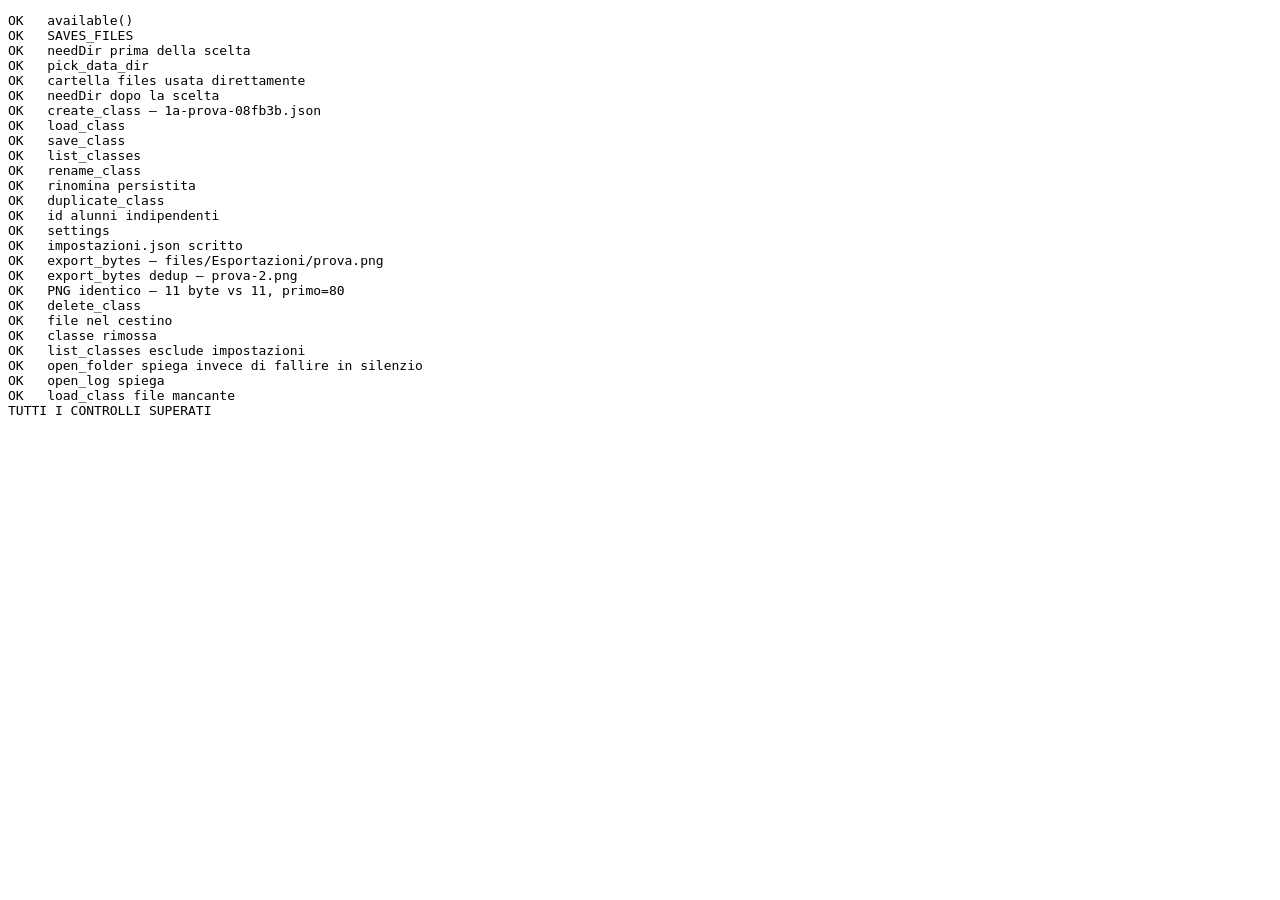
<file: tests/web-api.html>
<!doctype html>
<html lang="it">
<head><meta charset="utf-8"><title>Test API browser</title></head>
<body>
<pre id="out">in corso…</pre>
<script src="../desktop/web/js/web-api.js?v=4"></script>
<script>
(function () {
  'use strict';

  function bytesOf(chunk) {
    if (chunk instanceof Blob) return chunk.arrayBuffer().then(function (b) { return new Uint8Array(b); });
    if (chunk instanceof ArrayBuffer) return Promise.resolve(new Uint8Array(chunk));
    if (ArrayBuffer.isView(chunk)) return Promise.resolve(new Uint8Array(chunk.buffer, chunk.byteOffset, chunk.byteLength));
    // Come il vero FileSystemWritableFileStream: una Promise non è un dato valido.
    return Promise.reject(new TypeError('write: tipo di dato non valido (' + Object.prototype.toString.call(chunk) + ')'));
  }

  function FakeFile(name, dir) {
    this.kind = 'file';
    this.name = name;
    this.dir = dir;
    this.data = new Uint8Array(0);
    this.lastModified = Date.now();
  }
  FakeFile.prototype.getFile = function () {
    return Promise.resolve(new File([this.data], this.name, { lastModified: this.lastModified }));
  };
  FakeFile.prototype.createWritable = function () {
    var self = this;
    var chunks = [];
    return Promise.resolve({
      write: function (chunk) { return bytesOf(chunk).then(function (u8) { chunks.push(u8); }); },
      close: function () {
        var total = chunks.reduce(function (n, c) { return n + c.length; }, 0);
        var buf = new Uint8Array(total);
        var at = 0;
        chunks.forEach(function (c) { buf.set(c, at); at += c.length; });
        self.data = buf;
        self.lastModified = Date.now();
        return Promise.resolve();
      },
    });
  };

  function FakeDir(name) {
    this.kind = 'directory';
    this.name = name;
    this.children = new Map();
  }
  FakeDir.prototype._file = function (name) {
    var item = this.children.get(name);
    if (!item) throw new Error('NotFoundError: ' + name);
    if (item.kind !== 'file') throw new Error('TypeMismatchError: ' + name);
    return item;
  };
  FakeDir.prototype.getFileHandle = function (name, opts) {
    try { return Promise.resolve(this._file(name)); } catch (error) {
      if (opts && opts.create) {
        var file = new FakeFile(name, this);
        this.children.set(name, file);
        return Promise.resolve(file);
      }
      return Promise.reject(error);
    }
  };
  FakeDir.prototype.getDirectoryHandle = function (name, opts) {
    var item = this.children.get(name);
    if (item) {
      if (item.kind !== 'directory') return Promise.reject(new Error('TypeMismatchError'));
      return Promise.resolve(item);
    }
    if (opts && opts.create) {
      var dir = new FakeDir(name);
      this.children.set(name, dir);
      return Promise.resolve(dir);
    }
    return Promise.reject(new Error('NotFoundError: ' + name));
  };
  FakeDir.prototype.removeEntry = function (name) {
    if (!this.children.has(name)) return Promise.reject(new Error('NotFoundError'));
    this.children.delete(name);
    return Promise.resolve();
  };
  FakeDir.prototype.values = function () {
    var entries = Array.from(this.children.values());
    var i = 0;
    return {
      next: function () {
        return Promise.resolve(i < entries.length
          ? { done: false, value: { kind: entries[i].kind, name: entries[i++].name } }
          : { done: true, value: undefined });
      },
    };
  };
  FakeDir.prototype.queryPermission = function () { return Promise.resolve('granted'); };
  FakeDir.prototype.requestPermission = function () { return Promise.resolve('granted'); };

  var parentMode = new URLSearchParams(location.search).has('parent');
  var root = new FakeDir(parentMode ? 'mappa' : 'files');
  window.showDirectoryPicker = function () { return Promise.resolve(root); };

  var results = [];
  function check(label, condition, detail) {
    results.push((condition ? 'OK   ' : 'FAIL ') + label + (detail ? ' — ' + detail : ''));
  }

  function finish() {
    var failed = results.some(function (r) { return r.indexOf('FAIL') === 0; });
    document.getElementById('out').textContent = results.join('\n') + '\n' + (failed ? 'FALLITO' : 'TUTTI I CONTROLLI SUPERATI');
    document.title = failed ? 'TEST FALLITO' : 'TEST OK';
  }

  function base64(array) {
    var text = '';
    new Uint8Array(array).forEach(function (b) { text += String.fromCharCode(b); });
    return btoa(text);
  }

  (async function () {
    var api = CCWebApi.create();
    check('available()', CCWebApi.available() === true);
    check('SAVES_FILES', api.SAVES_FILES === true);

    if (parentMode) {
      var first = await api.app_info();
      check('needDir prima della scelta', first.needDir === true);
      var pickedParent = await api.pick_data_dir();
      check('cartella files creata dentro quella scelta',
        pickedParent.ok === true && pickedParent.name === 'files' && pickedParent.parent === 'mappa' && pickedParent.created === true);
      var sub = root.children.get('files');
      check('sottocartella files presente', !!sub && sub.kind === 'directory');
      var createdInSub = await api.create_class('2C Prova');
      check('classe salvata dentro files', !!sub && sub.children.has(createdInSub.file));
      check('nessuna classe nella cartella superiore', !root.children.has(createdInSub.file));
      finish();
      return;
    }

    var info = await api.app_info();
    check('needDir prima della scelta', info.needDir === true);

    var picked = await api.pick_data_dir();
    check('pick_data_dir', picked.ok === true && picked.name === 'files');
    check('cartella files usata direttamente', !root.children.has('files'));
    check('needDir dopo la scelta', api.needDir === false);

    var created = await api.create_class('1A Prova');
    check('create_class', created.ok === true && /\.json$/.test(created.file), created.file);

    var loaded = await api.load_class(created.file);
    check('load_class', loaded.ok === true && loaded.payload.data.className === '1A Prova');
    loaded.payload.data.students = [{ id: 's_1', name: 'Ada Lovelace' }];
    loaded.payload.data.seats = { '1-1-1': 's_1' };
    var saved = await api.save_class(created.file, loaded.payload);
    check('save_class', saved.ok === true);

    var listed = await api.list_classes();
    check('list_classes', listed.ok === true && listed.classes.length === 1 && listed.classes[0].students === 1);

    var renamed = await api.rename_class(created.file, '1A Rinominata');
    check('rename_class', renamed.ok === true);
    var relisted = await api.list_classes();
    check('rinomina persistita', relisted.classes[0].name === '1A Rinominata');

    var dup = await api.duplicate_class(created.file);
    check('duplicate_class', dup.ok === true && /copia/.test(dup.class.name));
    var dupPayload = (await api.load_class(dup.file)).payload;
    check('id alunni indipendenti', dupPayload.data.students[0].id !== 's_1');

    await api.settings_save({ theme: 'light', textSize: 26 });
    var settings = await api.settings_load();
    check('settings', settings.settings.theme === 'light' && settings.settings.textSize === 26);
    check('impostazioni.json scritto', root.children.has('impostazioni.json'));

    var png = new Uint8Array([137, 80, 78, 71, 13, 10, 26, 10, 1, 2, 3]);
    var exported = await api.export_bytes('prova.png', base64(png));
    check('export_bytes', exported.ok === true && exported.filename === 'prova.png', exported.ok ? exported.path : exported.error);
    var exported2 = await api.export_bytes('prova.png', base64(png));
    check('export_bytes dedup', exported2.filename === 'prova-2.png', exported2.ok ? exported2.filename : exported2.error);
    var exportsDir = root.children.get('Esportazioni');
    var pngFile = exportsDir.children.get('prova.png');
    check('PNG identico', pngFile.data.length === png.length && pngFile.data[1] === 80, pngFile.data.length + ' byte vs ' + png.length + ', primo=' + pngFile.data[1]);

    var del = await api.delete_class(created.file);
    check('delete_class', del.ok === true && del.trash);
    check('file nel cestino', root.children.get('Cestino').children.has(del.trash));
    check('classe rimossa', !root.children.has(created.file));

    var listedAfter = await api.list_classes();
    check('list_classes esclude impostazioni', listedAfter.classes.length === 1);

    var folder = await api.open_folder('classes');
    check('open_folder spiega invece di fallire in silenzio', folder.ok === false && /Esplora file/.test(folder.error));
    var log = await api.open_log();
    check('open_log spiega', log.ok === false && /exe/.test(log.error));

    var bad = await api.load_class('manca.json');
    check('load_class file mancante', bad.ok === false && !!bad.error);

    finish();
  })().catch(function (error) {
    document.getElementById('out').textContent = 'ERRORE: ' + (error && error.stack || error);
    document.title = 'TEST ERRORE';
  });
})();
</script>
</body>
</html>
</file>
